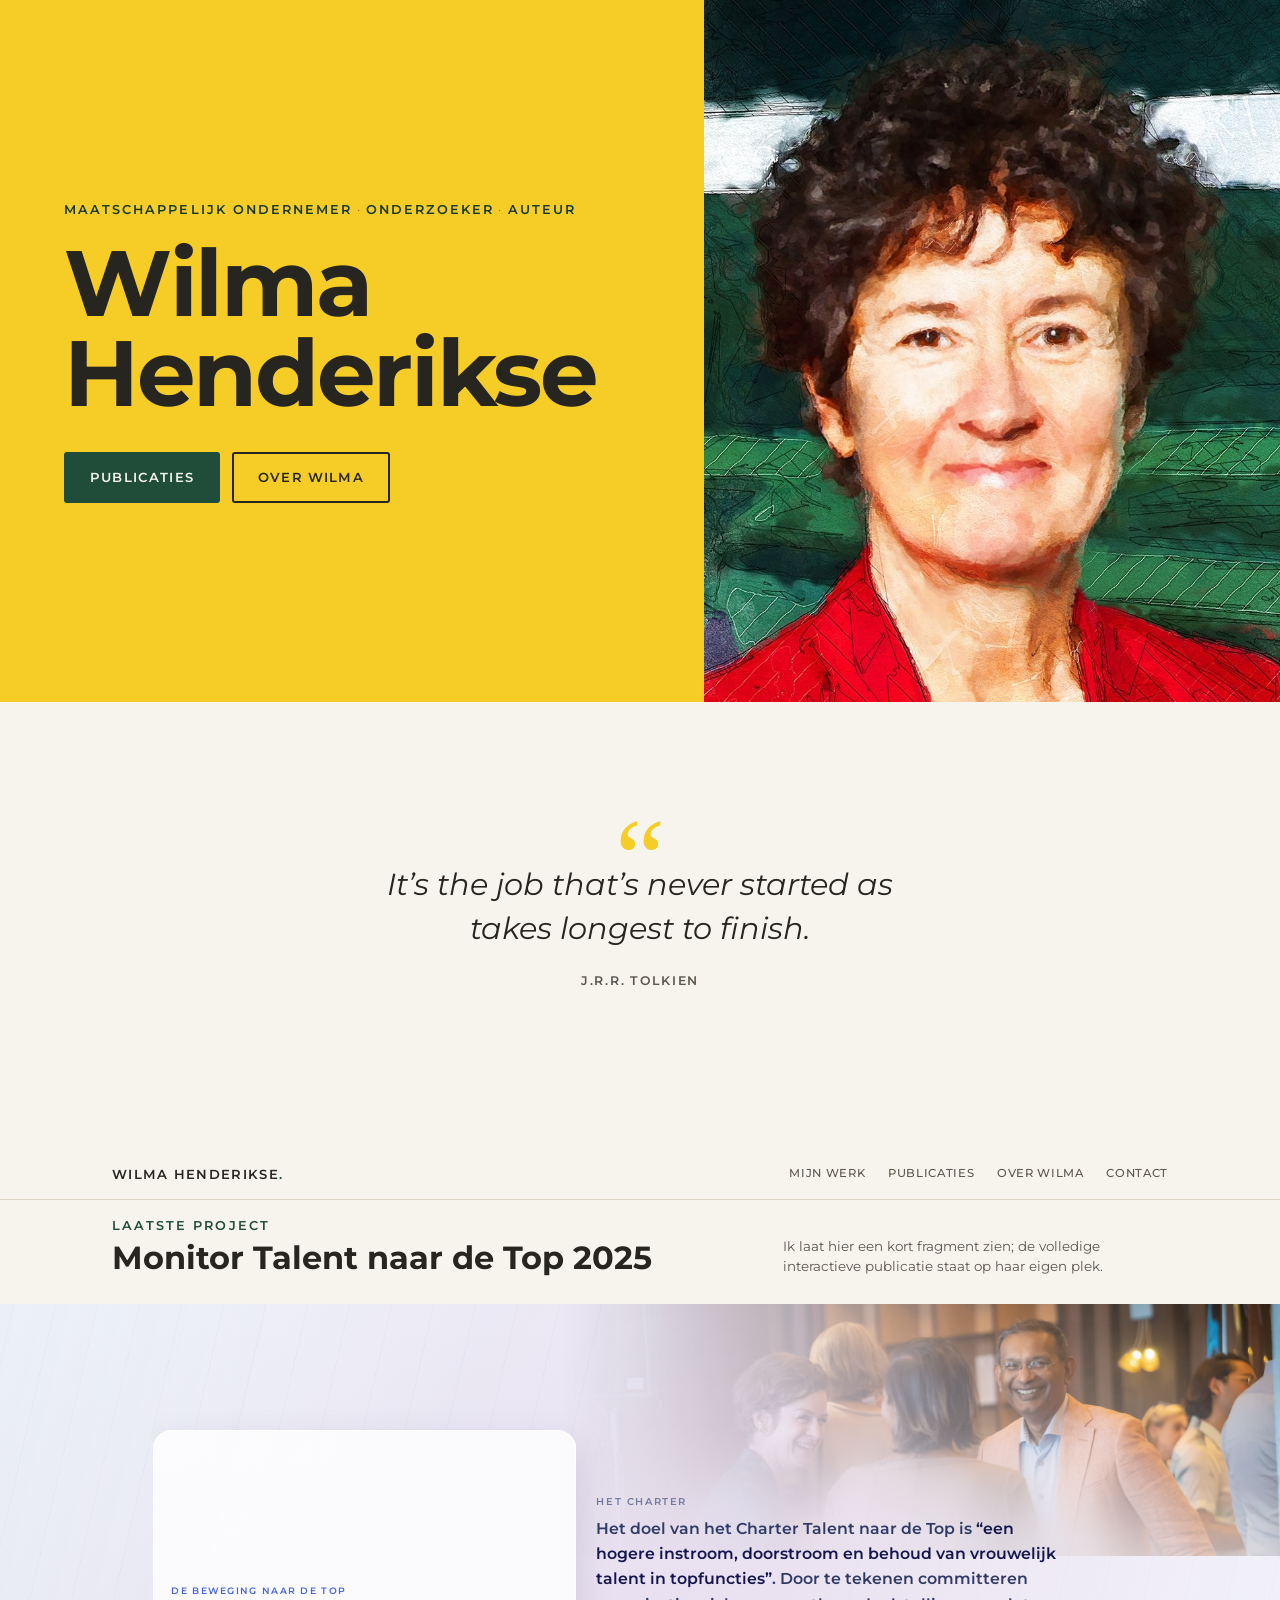
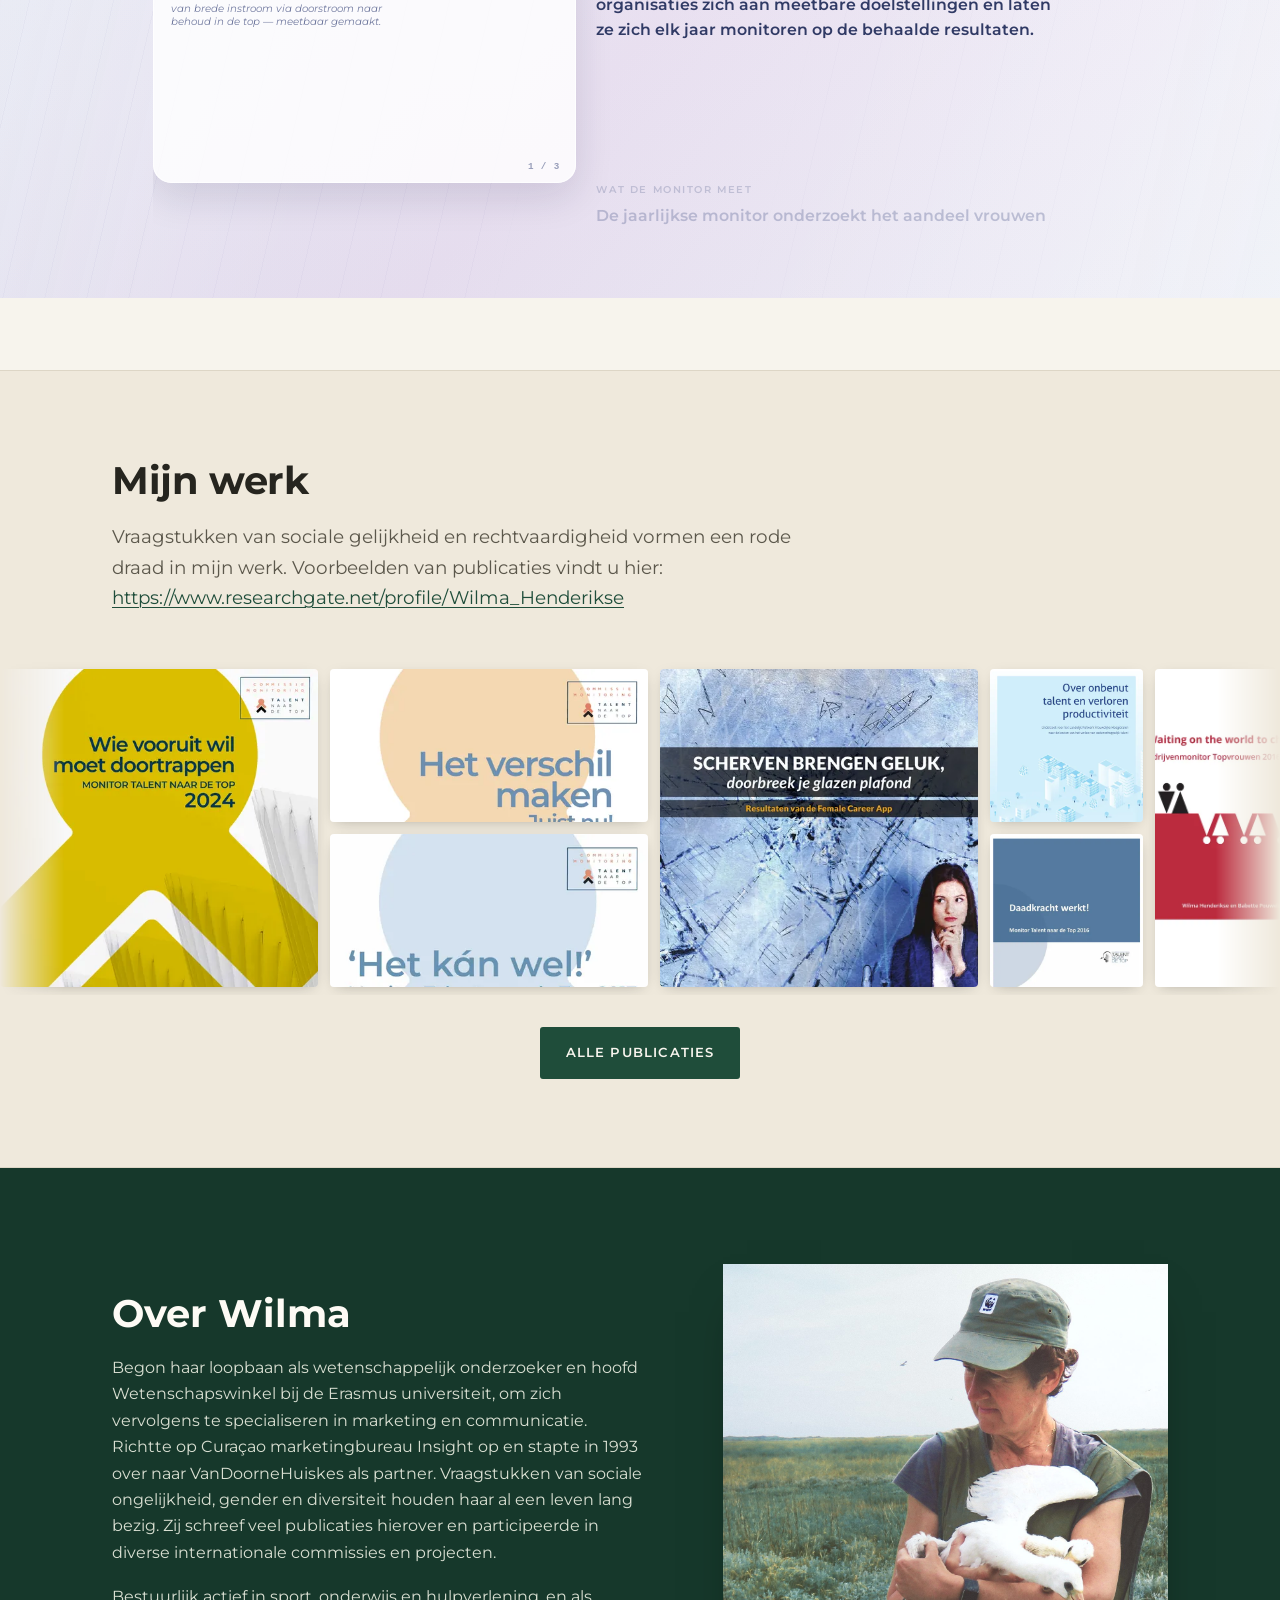
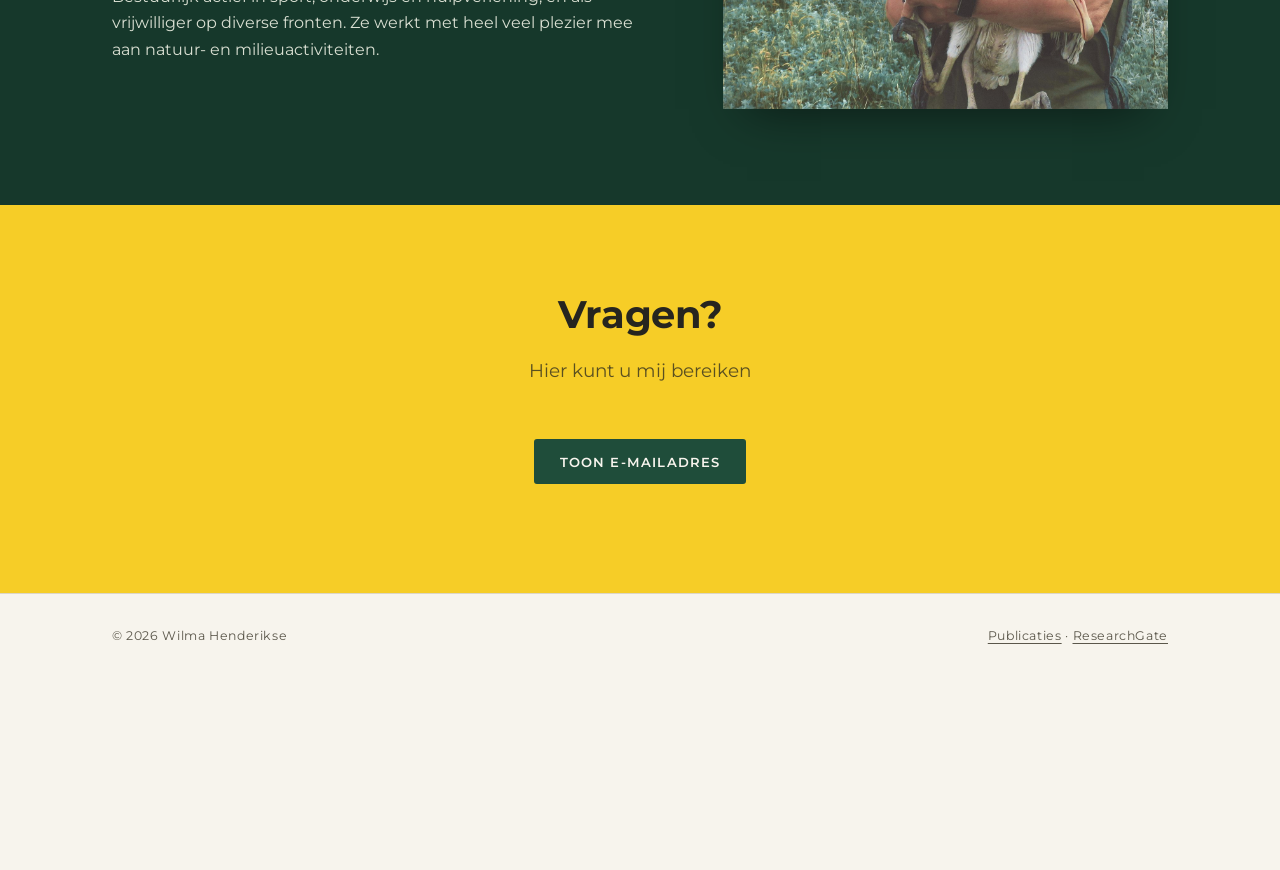
<file: index.html>
<!DOCTYPE html>
<html lang="nl">
<head>
  <meta charset="utf-8">
  <meta name="viewport" content="width=device-width, initial-scale=1">
  <title>Wilma Henderikse</title>
  <meta name="description" content="Wilma Henderikse — maatschappelijk ondernemer, onderzoeker, auteur. Vraagstukken van sociale gelijkheid en rechtvaardigheid vormen een rode draad in mijn werk.">
  <link rel="canonical" href="https://wilmahenderikse.nl/">
  <link rel="icon" type="image/svg+xml" href="assets/img/favicon.svg">
  <link rel="stylesheet" href="monitor-sample/p02.css?v=c272">
  <link rel="stylesheet" href="assets/css/style.css?v=c272-6">
  <meta property="og:type" content="website">
  <meta property="og:locale" content="nl_NL">
  <meta property="og:title" content="Wilma Henderikse">
  <meta property="og:description" content="maatschappelijk ondernemer · onderzoeker · auteur">
  <meta property="og:url" content="https://wilmahenderikse.nl/">
  <meta property="og:image" content="https://wilmahenderikse.nl/assets/img/wilma-portret.jpg">
</head>
<body class="home-scrolly">

<header class="site-header">
  <div class="wrap">
    <a class="wordmark" href="/">Wilma Henderikse<span class="dot">.</span></a>
    <nav class="site-nav" aria-label="Hoofdmenu">
      <a href="#werk">Mijn werk</a>
      <a href="publicaties/">Publicaties</a>
      <a href="#over">Over Wilma</a>
      <a href="#contact">Contact</a>
    </nav>
  </div>
</header>

<main data-site-scrolly>

  <section class="hero site-step" data-site-step="start">
    <div class="hero-grid" data-site-snap data-site-snap-primary>
      <div class="hero-text">
        <p class="kicker">maatschappelijk ondernemer<span class="sep">·</span>onderzoeker<span class="sep">·</span>auteur</p>
        <h1>Wilma<br>Henderikse</h1>
        <div class="hero-actions">
          <a class="btn" href="publicaties/">Publicaties</a>
          <a class="btn ghost" href="#over">Over Wilma</a>
        </div>
      </div>
      <figure class="portrait">
        <img src="assets/img/wilma-portret.jpg" alt="Portret van Wilma Henderikse" width="1000" height="1063" fetchpriority="high">
      </figure>
    </div>
  </section>

  <section class="quote-band site-step" data-site-step="quote">
    <div class="wrap" data-site-snap data-site-snap-primary>
      <blockquote>
        <p>It’s the job that’s never started as takes longest to finish.</p>
        <cite>J.R.R. Tolkien</cite>
      </blockquote>
    </div>
  </section>

  <section class="monitor-panorama site-step" id="laatste-project" aria-label="Laatste project: Monitor Talent naar de Top 2025" data-site-step="laatste-project" data-monitor-panorama>
    <div class="monitor-intro wrap" data-site-snap>
      <div>
        <p class="kicker">laatste project</p>
        <h2>Monitor Talent naar de Top 2025</h2>
      </div>
      <p>Ik laat hier een kort fragment zien; de volledige interactieve publicatie staat op haar eigen plek.</p>
    </div>
    <div class="monitor-stage" data-site-snap data-site-snap-primary data-site-snap-center>
      <div class="monitor-void" aria-hidden="true">
        <div class="monitor-photo-layer" data-monitor-photo-layer></div>
      </div>
      <div class="monitor-sample" data-monitor-sample>
        <div class="monitor-sample-scroll" tabindex="0" role="region" aria-label="Voorproef van Monitor Talent naar de Top 2025" data-monitor-content-scroll>
          <p class="monitor-loading">Monitorfragment wordt geladen...</p>
        </div>
      </div>
      <div class="monitor-frost"></div>
      <div class="monitor-release">
        <p>Verder lezen</p>
        <a href="https://monitortalent.nl/" rel="noopener">monitortalent.nl</a>
      </div>
    </div>
  </section>

  <section class="section tinted site-step" id="werk" data-site-step="werk">
    <div class="wrap" data-site-snap data-site-snap-primary>
      <div class="section-head">
        <h2>Mijn werk</h2>
        <p class="intro">Vraagstukken van sociale gelijkheid en rechtvaardigheid vormen een rode draad in mijn werk. Voorbeelden van publicaties vindt u hier:</p>
        <p class="intro"><a href="https://www.researchgate.net/profile/Wilma_Henderikse" rel="noopener">https://www.researchgate.net/profile/Wilma_Henderikse</a></p>
      </div>
    </div>

    <!-- marquee:start — GEGENEREERD door scripts/build-publicaties.mjs -->
    <div class="bento-marquee" data-site-snap data-site-snap-free aria-label="Omslagen van publicaties">
      <div class="bento-track" style="--cols:22;--marquee-s:99s">
      <a class="bento-tile is-big" style="grid-area:1 / 1 / span 2 / span 2" href="publicaties/pdf/monitor-talent-naar-de-top-2024.pdf">
        <img src="publicaties/covers/monitor-talent-naar-de-top-2024.webp" width="480" height="679" alt="Wie vooruit wil moet doortrappen, Monitor Talent naar de Top 2024" loading="lazy" decoding="async">
        <span class="card-title">Wie vooruit wil moet doortrappen, Monitor Talent naar de Top 2024</span>
      </a>
      <a class="bento-tile is-wide" style="grid-area:1 / 3 / span 1 / span 2" href="publicaties/pdf/monitor-talent-naar-de-top-2020-factsheet.pdf">
        <img src="publicaties/covers/monitor-talent-naar-de-top-2020-factsheet.webp" width="480" height="679" alt="Het verschil maken. Juist nu Factsheet Monitor Talent naar de Top 2020" loading="lazy" decoding="async">
        <span class="card-title">Het verschil maken. Juist nu Factsheet Monitor Talent naar de Top 2020</span>
      </a>
      <a class="bento-tile is-wide" style="grid-area:2 / 3 / span 1 / span 2" href="publicaties/pdf/monitor-talent-naar-de-top-2017.pdf">
        <img src="publicaties/covers/monitor-talent-naar-de-top-2017.webp" width="480" height="679" alt="Het kan wel! Monitor Talent naar de Top 2017" loading="lazy" decoding="async">
        <span class="card-title">Het kan wel! Monitor Talent naar de Top 2017</span>
      </a>
      <a class="bento-tile is-big" style="grid-area:1 / 5 / span 2 / span 2" href="publicaties/pdf/scherven-brengen-geluk.pdf">
        <img src="publicaties/covers/scherven-brengen-geluk.webp" width="480" height="720" alt="Scherven Brengen Geluk" loading="lazy" decoding="async">
        <span class="card-title">Scherven Brengen Geluk</span>
      </a>
      <a class="bento-tile is-small" style="grid-area:1 / 7 / span 1 / span 1" href="publicaties/pdf/monitor-lnvh-2017.pdf">
        <img src="publicaties/covers/monitor-lnvh-2017.webp" width="480" height="679" alt="Over onbenut talent en verloren productiviteit, Monitor LNVH 2017" loading="lazy" decoding="async">
        <span class="card-title">Over onbenut talent en verloren productiviteit, Monitor LNVH 2017</span>
      </a>
      <a class="bento-tile is-small" style="grid-area:2 / 7 / span 1 / span 1" href="publicaties/pdf/monitor-talent-naar-de-top-2016.pdf">
        <img src="publicaties/covers/monitor-talent-naar-de-top-2016.webp" width="480" height="680" alt="Daadkracht werkt!, Monitor Talent naar de top 2016" loading="lazy" decoding="async">
        <span class="card-title">Daadkracht werkt!, Monitor Talent naar de top 2016</span>
      </a>
      <a class="bento-tile is-tall" style="grid-area:1 / 8 / span 2 / span 1" href="publicaties/pdf/bedrijvenmonitor-2016.pdf">
        <img src="publicaties/covers/bedrijvenmonitor-2016.webp" width="480" height="679" alt="Waiting on the World to change”, Bedrijvenmonitor 2016" loading="lazy" decoding="async">
        <span class="card-title">Waiting on the World to change”, Bedrijvenmonitor 2016</span>
      </a>
      <a class="bento-tile is-wide" style="grid-area:1 / 9 / span 1 / span 2" href="publicaties/pdf/monitor-talent-naar-de-top-2015.pdf">
        <img src="publicaties/covers/monitor-talent-naar-de-top-2015.webp" width="480" height="679" alt="Charterbedrijven zetten de toon ambitie en commitment werken! Monitor Talent naar de top 2015" loading="lazy" decoding="async">
        <span class="card-title">Charterbedrijven zetten de toon ambitie en commitment werken! Monitor Talent naar de top 2015</span>
      </a>
      <a class="bento-tile is-small" style="grid-area:2 / 9 / span 1 / span 1" href="publicaties/pdf/bedrijvenmonitor-2012-2015.pdf">
        <img src="publicaties/covers/bedrijvenmonitor-2012-2015.webp" width="480" height="679" alt="Topvrouwen in de wachtkamer Bedrijvenmonitor 2012-2015" loading="lazy" decoding="async">
        <span class="card-title">Topvrouwen in de wachtkamer Bedrijvenmonitor 2012-2015</span>
      </a>
      <a class="bento-tile is-small" style="grid-area:2 / 10 / span 1 / span 1" href="publicaties/pdf/werken-aan-gelijke-kansen-en-non-discriminatie.pdf">
        <img src="publicaties/covers/werken-aan-gelijke-kansen-en-non-discriminatie.webp" width="480" height="960" alt="Werken aan gelijke kansen en non-discriminatie" loading="lazy" decoding="async">
        <span class="card-title">Werken aan gelijke kansen en non-discriminatie</span>
      </a>
      <a class="bento-tile is-tall" style="grid-area:1 / 11 / span 2 / span 1" href="publicaties/pdf/monitor-talent-naar-de-top-2014.pdf">
        <img src="publicaties/covers/monitor-talent-naar-de-top-2014.webp" width="480" height="699" alt="De aanhouder wint, Monitor Talent naar de top 2014" loading="lazy" decoding="async">
        <span class="card-title">De aanhouder wint, Monitor Talent naar de top 2014</span>
      </a>
      <a class="bento-tile is-small" style="grid-area:1 / 12 / span 1 / span 1" href="publicaties/pdf/monitor-talent-naar-de-top-2013.pdf">
        <img src="publicaties/covers/monitor-talent-naar-de-top-2013.webp" width="480" height="679" alt="Talent telt in de top, Monitor Talent naar de top 2013" loading="lazy" decoding="async">
        <span class="card-title">Talent telt in de top, Monitor Talent naar de top 2013</span>
      </a>
      <a class="bento-tile is-small" style="grid-area:2 / 12 / span 1 / span 1" href="publicaties/pdf/bedrijvenmonitor-2013-factsheet.pdf">
        <img src="publicaties/covers/bedrijvenmonitor-2013-factsheet.webp" width="480" height="621" alt="Waar een wil is, is een weg, Bedrijvenmonitor 2013" loading="lazy" decoding="async">
        <span class="card-title">Waar een wil is, is een weg, Bedrijvenmonitor 2013</span>
      </a>
      <a class="bento-tile is-tall" style="grid-area:1 / 13 / span 2 / span 1" href="publicaties/pdf/diversiteit-en-kwaliteit-verbinden.pdf">
        <img src="publicaties/covers/diversiteit-en-kwaliteit-verbinden.webp" width="480" height="679" alt="Diversiteit en kwaliteit verbinden_VDH" loading="lazy" decoding="async">
        <span class="card-title">Diversiteit en kwaliteit verbinden_VDH</span>
      </a>
      <a class="bento-tile is-small" style="grid-area:1 / 14 / span 1 / span 1" href="publicaties/pdf/monitor-talent-naar-de-top-2012.pdf">
        <img src="publicaties/covers/monitor-talent-naar-de-top-2012.webp" width="480" height="679" alt="Het zingt rond, Succes door aanbod en kwaliteit van vrouwen, Monitor Talent naar de top 2012" loading="lazy" decoding="async">
        <span class="card-title">Het zingt rond, Succes door aanbod en kwaliteit van vrouwen, Monitor Talent naar de top 2012</span>
      </a>
      <a class="bento-tile is-small" style="grid-area:2 / 14 / span 1 / span 1" href="publicaties/pdf/working-and-ageing-cedefop.pdf">
        <img src="publicaties/covers/working-and-ageing-cedefop.webp" width="480" height="661" alt="Working and ageing, Do European employers support longer working lives Cedefop" loading="lazy" decoding="async">
        <span class="card-title">Working and ageing, Do European employers support longer working lives Cedefop</span>
      </a>
      <a class="bento-tile is-tall" style="grid-area:1 / 15 / span 2 / span 1" href="publicaties/pdf/werkende-vaders.pdf">
        <img src="publicaties/covers/werkende-vaders.webp" width="480" height="679" alt="Werkende vaders, strategieën voor vaders die werk en zorg willen combineren" loading="lazy" decoding="async">
        <span class="card-title">Werkende vaders, strategieën voor vaders die werk en zorg willen combineren</span>
      </a>
      <a class="bento-tile is-small" style="grid-area:1 / 16 / span 1 / span 1" href="publicaties/pdf/alle-troeven-in-handen.pdf">
        <img src="publicaties/covers/alle-troeven-in-handen.webp" width="480" height="679" alt="Alle troeven in handen, veelbelovende initiatieven voor emancipatie en participatie" loading="lazy" decoding="async">
        <span class="card-title">Alle troeven in handen, veelbelovende initiatieven voor emancipatie en participatie</span>
      </a>
      <a class="bento-tile is-small" style="grid-area:2 / 16 / span 1 / span 1" href="publicaties/pdf/vrouwen-in-de-academische-top-umcs.pdf">
        <img src="publicaties/covers/vrouwen-in-de-academische-top-umcs.webp" width="480" height="679" alt="Artikel vrouwen in de academische top UMC´s" loading="lazy" decoding="async">
        <span class="card-title">Artikel vrouwen in de academische top UMC´s</span>
      </a>
      <a class="bento-tile is-wide" style="grid-area:1 / 17 / span 1 / span 2" href="publicaties/pdf/benchmark-loopbaanontwikkeling-medisch-personeel.pdf">
        <img src="publicaties/covers/benchmark-loopbaanontwikkeling-medisch-personeel.webp" width="480" height="678" alt="Benchmark loopbaanontwikkeling vrouwelijk-mannelijk medisch en medisch wetenschappelijk personeel" loading="lazy" decoding="async">
        <span class="card-title">Benchmark loopbaanontwikkeling vrouwelijk-mannelijk medisch en medisch wetenschappelijk personeel</span>
      </a>
      <a class="bento-tile is-wide" style="grid-area:2 / 17 / span 1 / span 2" href="publicaties/pdf/werkboek-mentoring-meester-gezel.pdf">
        <img src="publicaties/covers/werkboek-mentoring-meester-gezel.webp" width="480" height="679" alt="werkboek Mentoring Meester gezel" loading="lazy" decoding="async">
        <span class="card-title">werkboek Mentoring Meester gezel</span>
      </a>
      <a class="bento-tile is-big" style="grid-area:1 / 19 / span 2 / span 2" href="publicaties/pdf/artsen-van-de-toekomst.pdf">
        <img src="publicaties/covers/artsen-van-de-toekomst.webp" width="480" height="640" alt="Artsen van de toekomst, best practices in flexibele arrangementen" loading="lazy" decoding="async">
        <span class="card-title">Artsen van de toekomst, best practices in flexibele arrangementen</span>
      </a>
      <a class="bento-tile is-small" style="grid-area:1 / 21 / span 1 / span 1" href="publicaties/pdf/dealing-with-an-ageing-labour-force.pdf">
        <img src="publicaties/covers/dealing-with-an-ageing-labour-force.webp" width="480" height="700" alt="Dealing with an ageing labour force what do European employers expect and do" loading="lazy" decoding="async">
        <span class="card-title">Dealing with an ageing labour force what do European employers expect and do</span>
      </a>
      <a class="bento-tile is-small" style="grid-area:2 / 21 / span 1 / span 1" href="publicaties/pdf/sleutels-tot-succes.pdf">
        <img src="publicaties/covers/sleutels-tot-succes.webp" width="480" height="679" alt="Sleutels tot succes, hoe organisaties de deur naar de top voor vrouwen kunnen openen" loading="lazy" decoding="async">
        <span class="card-title">Sleutels tot succes, hoe organisaties de deur naar de top voor vrouwen kunnen openen</span>
      </a>
      <a class="bento-tile is-tall" style="grid-area:1 / 22 / span 2 / span 1" href="publicaties/pdf/101-vragen-over-vrouwen-en-techniek.pdf">
        <img src="publicaties/covers/101-vragen-over-vrouwen-en-techniek.webp" width="480" height="654" alt="101 vragen over vrouwen en techniek" loading="lazy" decoding="async">
        <span class="card-title">101 vragen over vrouwen en techniek</span>
      </a>
      <span class="bento-copy" style="display:contents">
      <a class="bento-tile is-big" style="grid-area:1 / 23 / span 2 / span 2" href="publicaties/pdf/monitor-talent-naar-de-top-2024.pdf" tabindex="-1" aria-hidden="true">
        <img src="publicaties/covers/monitor-talent-naar-de-top-2024.webp" width="480" height="679" alt="" loading="lazy" decoding="async">
        <span class="card-title">Wie vooruit wil moet doortrappen, Monitor Talent naar de Top 2024</span>
      </a>
      <a class="bento-tile is-wide" style="grid-area:1 / 25 / span 1 / span 2" href="publicaties/pdf/monitor-talent-naar-de-top-2020-factsheet.pdf" tabindex="-1" aria-hidden="true">
        <img src="publicaties/covers/monitor-talent-naar-de-top-2020-factsheet.webp" width="480" height="679" alt="" loading="lazy" decoding="async">
        <span class="card-title">Het verschil maken. Juist nu Factsheet Monitor Talent naar de Top 2020</span>
      </a>
      <a class="bento-tile is-wide" style="grid-area:2 / 25 / span 1 / span 2" href="publicaties/pdf/monitor-talent-naar-de-top-2017.pdf" tabindex="-1" aria-hidden="true">
        <img src="publicaties/covers/monitor-talent-naar-de-top-2017.webp" width="480" height="679" alt="" loading="lazy" decoding="async">
        <span class="card-title">Het kan wel! Monitor Talent naar de Top 2017</span>
      </a>
      <a class="bento-tile is-big" style="grid-area:1 / 27 / span 2 / span 2" href="publicaties/pdf/scherven-brengen-geluk.pdf" tabindex="-1" aria-hidden="true">
        <img src="publicaties/covers/scherven-brengen-geluk.webp" width="480" height="720" alt="" loading="lazy" decoding="async">
        <span class="card-title">Scherven Brengen Geluk</span>
      </a>
      <a class="bento-tile is-small" style="grid-area:1 / 29 / span 1 / span 1" href="publicaties/pdf/monitor-lnvh-2017.pdf" tabindex="-1" aria-hidden="true">
        <img src="publicaties/covers/monitor-lnvh-2017.webp" width="480" height="679" alt="" loading="lazy" decoding="async">
        <span class="card-title">Over onbenut talent en verloren productiviteit, Monitor LNVH 2017</span>
      </a>
      <a class="bento-tile is-small" style="grid-area:2 / 29 / span 1 / span 1" href="publicaties/pdf/monitor-talent-naar-de-top-2016.pdf" tabindex="-1" aria-hidden="true">
        <img src="publicaties/covers/monitor-talent-naar-de-top-2016.webp" width="480" height="680" alt="" loading="lazy" decoding="async">
        <span class="card-title">Daadkracht werkt!, Monitor Talent naar de top 2016</span>
      </a>
      <a class="bento-tile is-tall" style="grid-area:1 / 30 / span 2 / span 1" href="publicaties/pdf/bedrijvenmonitor-2016.pdf" tabindex="-1" aria-hidden="true">
        <img src="publicaties/covers/bedrijvenmonitor-2016.webp" width="480" height="679" alt="" loading="lazy" decoding="async">
        <span class="card-title">Waiting on the World to change”, Bedrijvenmonitor 2016</span>
      </a>
      <a class="bento-tile is-wide" style="grid-area:1 / 31 / span 1 / span 2" href="publicaties/pdf/monitor-talent-naar-de-top-2015.pdf" tabindex="-1" aria-hidden="true">
        <img src="publicaties/covers/monitor-talent-naar-de-top-2015.webp" width="480" height="679" alt="" loading="lazy" decoding="async">
        <span class="card-title">Charterbedrijven zetten de toon ambitie en commitment werken! Monitor Talent naar de top 2015</span>
      </a>
      <a class="bento-tile is-small" style="grid-area:2 / 31 / span 1 / span 1" href="publicaties/pdf/bedrijvenmonitor-2012-2015.pdf" tabindex="-1" aria-hidden="true">
        <img src="publicaties/covers/bedrijvenmonitor-2012-2015.webp" width="480" height="679" alt="" loading="lazy" decoding="async">
        <span class="card-title">Topvrouwen in de wachtkamer Bedrijvenmonitor 2012-2015</span>
      </a>
      <a class="bento-tile is-small" style="grid-area:2 / 32 / span 1 / span 1" href="publicaties/pdf/werken-aan-gelijke-kansen-en-non-discriminatie.pdf" tabindex="-1" aria-hidden="true">
        <img src="publicaties/covers/werken-aan-gelijke-kansen-en-non-discriminatie.webp" width="480" height="960" alt="" loading="lazy" decoding="async">
        <span class="card-title">Werken aan gelijke kansen en non-discriminatie</span>
      </a>
      <a class="bento-tile is-tall" style="grid-area:1 / 33 / span 2 / span 1" href="publicaties/pdf/monitor-talent-naar-de-top-2014.pdf" tabindex="-1" aria-hidden="true">
        <img src="publicaties/covers/monitor-talent-naar-de-top-2014.webp" width="480" height="699" alt="" loading="lazy" decoding="async">
        <span class="card-title">De aanhouder wint, Monitor Talent naar de top 2014</span>
      </a>
      <a class="bento-tile is-small" style="grid-area:1 / 34 / span 1 / span 1" href="publicaties/pdf/monitor-talent-naar-de-top-2013.pdf" tabindex="-1" aria-hidden="true">
        <img src="publicaties/covers/monitor-talent-naar-de-top-2013.webp" width="480" height="679" alt="" loading="lazy" decoding="async">
        <span class="card-title">Talent telt in de top, Monitor Talent naar de top 2013</span>
      </a>
      <a class="bento-tile is-small" style="grid-area:2 / 34 / span 1 / span 1" href="publicaties/pdf/bedrijvenmonitor-2013-factsheet.pdf" tabindex="-1" aria-hidden="true">
        <img src="publicaties/covers/bedrijvenmonitor-2013-factsheet.webp" width="480" height="621" alt="" loading="lazy" decoding="async">
        <span class="card-title">Waar een wil is, is een weg, Bedrijvenmonitor 2013</span>
      </a>
      <a class="bento-tile is-tall" style="grid-area:1 / 35 / span 2 / span 1" href="publicaties/pdf/diversiteit-en-kwaliteit-verbinden.pdf" tabindex="-1" aria-hidden="true">
        <img src="publicaties/covers/diversiteit-en-kwaliteit-verbinden.webp" width="480" height="679" alt="" loading="lazy" decoding="async">
        <span class="card-title">Diversiteit en kwaliteit verbinden_VDH</span>
      </a>
      <a class="bento-tile is-small" style="grid-area:1 / 36 / span 1 / span 1" href="publicaties/pdf/monitor-talent-naar-de-top-2012.pdf" tabindex="-1" aria-hidden="true">
        <img src="publicaties/covers/monitor-talent-naar-de-top-2012.webp" width="480" height="679" alt="" loading="lazy" decoding="async">
        <span class="card-title">Het zingt rond, Succes door aanbod en kwaliteit van vrouwen, Monitor Talent naar de top 2012</span>
      </a>
      <a class="bento-tile is-small" style="grid-area:2 / 36 / span 1 / span 1" href="publicaties/pdf/working-and-ageing-cedefop.pdf" tabindex="-1" aria-hidden="true">
        <img src="publicaties/covers/working-and-ageing-cedefop.webp" width="480" height="661" alt="" loading="lazy" decoding="async">
        <span class="card-title">Working and ageing, Do European employers support longer working lives Cedefop</span>
      </a>
      <a class="bento-tile is-tall" style="grid-area:1 / 37 / span 2 / span 1" href="publicaties/pdf/werkende-vaders.pdf" tabindex="-1" aria-hidden="true">
        <img src="publicaties/covers/werkende-vaders.webp" width="480" height="679" alt="" loading="lazy" decoding="async">
        <span class="card-title">Werkende vaders, strategieën voor vaders die werk en zorg willen combineren</span>
      </a>
      <a class="bento-tile is-small" style="grid-area:1 / 38 / span 1 / span 1" href="publicaties/pdf/alle-troeven-in-handen.pdf" tabindex="-1" aria-hidden="true">
        <img src="publicaties/covers/alle-troeven-in-handen.webp" width="480" height="679" alt="" loading="lazy" decoding="async">
        <span class="card-title">Alle troeven in handen, veelbelovende initiatieven voor emancipatie en participatie</span>
      </a>
      <a class="bento-tile is-small" style="grid-area:2 / 38 / span 1 / span 1" href="publicaties/pdf/vrouwen-in-de-academische-top-umcs.pdf" tabindex="-1" aria-hidden="true">
        <img src="publicaties/covers/vrouwen-in-de-academische-top-umcs.webp" width="480" height="679" alt="" loading="lazy" decoding="async">
        <span class="card-title">Artikel vrouwen in de academische top UMC´s</span>
      </a>
      <a class="bento-tile is-wide" style="grid-area:1 / 39 / span 1 / span 2" href="publicaties/pdf/benchmark-loopbaanontwikkeling-medisch-personeel.pdf" tabindex="-1" aria-hidden="true">
        <img src="publicaties/covers/benchmark-loopbaanontwikkeling-medisch-personeel.webp" width="480" height="678" alt="" loading="lazy" decoding="async">
        <span class="card-title">Benchmark loopbaanontwikkeling vrouwelijk-mannelijk medisch en medisch wetenschappelijk personeel</span>
      </a>
      <a class="bento-tile is-wide" style="grid-area:2 / 39 / span 1 / span 2" href="publicaties/pdf/werkboek-mentoring-meester-gezel.pdf" tabindex="-1" aria-hidden="true">
        <img src="publicaties/covers/werkboek-mentoring-meester-gezel.webp" width="480" height="679" alt="" loading="lazy" decoding="async">
        <span class="card-title">werkboek Mentoring Meester gezel</span>
      </a>
      <a class="bento-tile is-big" style="grid-area:1 / 41 / span 2 / span 2" href="publicaties/pdf/artsen-van-de-toekomst.pdf" tabindex="-1" aria-hidden="true">
        <img src="publicaties/covers/artsen-van-de-toekomst.webp" width="480" height="640" alt="" loading="lazy" decoding="async">
        <span class="card-title">Artsen van de toekomst, best practices in flexibele arrangementen</span>
      </a>
      <a class="bento-tile is-small" style="grid-area:1 / 43 / span 1 / span 1" href="publicaties/pdf/dealing-with-an-ageing-labour-force.pdf" tabindex="-1" aria-hidden="true">
        <img src="publicaties/covers/dealing-with-an-ageing-labour-force.webp" width="480" height="700" alt="" loading="lazy" decoding="async">
        <span class="card-title">Dealing with an ageing labour force what do European employers expect and do</span>
      </a>
      <a class="bento-tile is-small" style="grid-area:2 / 43 / span 1 / span 1" href="publicaties/pdf/sleutels-tot-succes.pdf" tabindex="-1" aria-hidden="true">
        <img src="publicaties/covers/sleutels-tot-succes.webp" width="480" height="679" alt="" loading="lazy" decoding="async">
        <span class="card-title">Sleutels tot succes, hoe organisaties de deur naar de top voor vrouwen kunnen openen</span>
      </a>
      <a class="bento-tile is-tall" style="grid-area:1 / 44 / span 2 / span 1" href="publicaties/pdf/101-vragen-over-vrouwen-en-techniek.pdf" tabindex="-1" aria-hidden="true">
        <img src="publicaties/covers/101-vragen-over-vrouwen-en-techniek.webp" width="480" height="654" alt="" loading="lazy" decoding="async">
        <span class="card-title">101 vragen over vrouwen en techniek</span>
      </a>
      </span>
      </div>
    </div>
    <!-- marquee:end -->

    <div class="wrap">
      <p class="marquee-more"><a class="btn" href="publicaties/">Alle publicaties</a></p>
    </div>
  </section>

  <section class="about site-step" id="over" data-site-step="over">
    <div class="wrap" data-site-snap data-site-snap-primary>
      <div>
        <h2>Over Wilma</h2>
        <p>Begon haar loopbaan als wetenschappelijk onderzoeker en hoofd Wetenschapswinkel bij de Erasmus universiteit, om zich vervolgens te specialiseren in marketing en communicatie. Richtte op Curaçao marketingbureau Insight op en stapte in 1993 over naar VanDoorneHuiskes als partner. Vraagstukken van sociale ongelijkheid, gender en diversiteit houden haar al een leven lang bezig. Zij schreef veel publicaties hierover en participeerde in diverse internationale commissies en projecten.</p>
        <p>Bestuurlijk actief in sport, onderwijs en hulpverlening, en als vrijwilliger op diverse fronten. Ze werkt met heel veel plezier mee aan natuur- en milieuactiviteiten.</p>
      </div>
      <figure class="about-photo">
        <img src="assets/img/lepelaars.jpg" alt="Wilma Henderikse met twee jonge lepelaars" loading="lazy" width="1400" height="1400">
      </figure>
    </div>
  </section>

  <section class="section contact site-step" id="contact" data-site-step="contact">
    <div class="wrap" data-site-snap data-site-snap-primary>
      <div class="section-head">
        <h2>Vragen?</h2>
        <p class="intro">Hier kunt u mij bereiken</p>
      </div>
      <p class="email-slot" data-email-slot>
        <button class="btn" type="button">Toon e-mailadres</button>
      </p>
      <noscript>
        <p class="note">info&nbsp;[at]&nbsp;wilmahenderikse&nbsp;[dot]&nbsp;nl</p>
      </noscript>
    </div>
  </section>

</main>

<footer class="site-footer">
  <div class="wrap">
    <span>© <span id="jaar">2026</span> Wilma Henderikse</span>
    <span><a href="publicaties/">Publicaties</a> · <a href="https://www.researchgate.net/profile/Wilma_Henderikse" rel="noopener">ResearchGate</a></span>
  </div>
</footer>

<script src="monitor-sample/konva.min.js" defer></script>
<script src="monitor-sample/cirkelgen-core.js" defer></script>
<script src="monitor-sample/cirkel.js?v=c272" defer></script>
<script src="assets/js/site.js?v=c272-6" defer></script>
<script src="monitor-sample/p02.js?v=c272" defer></script>
<script>document.getElementById('jaar').textContent = new Date().getFullYear();</script>
</body>
</html>
</file>
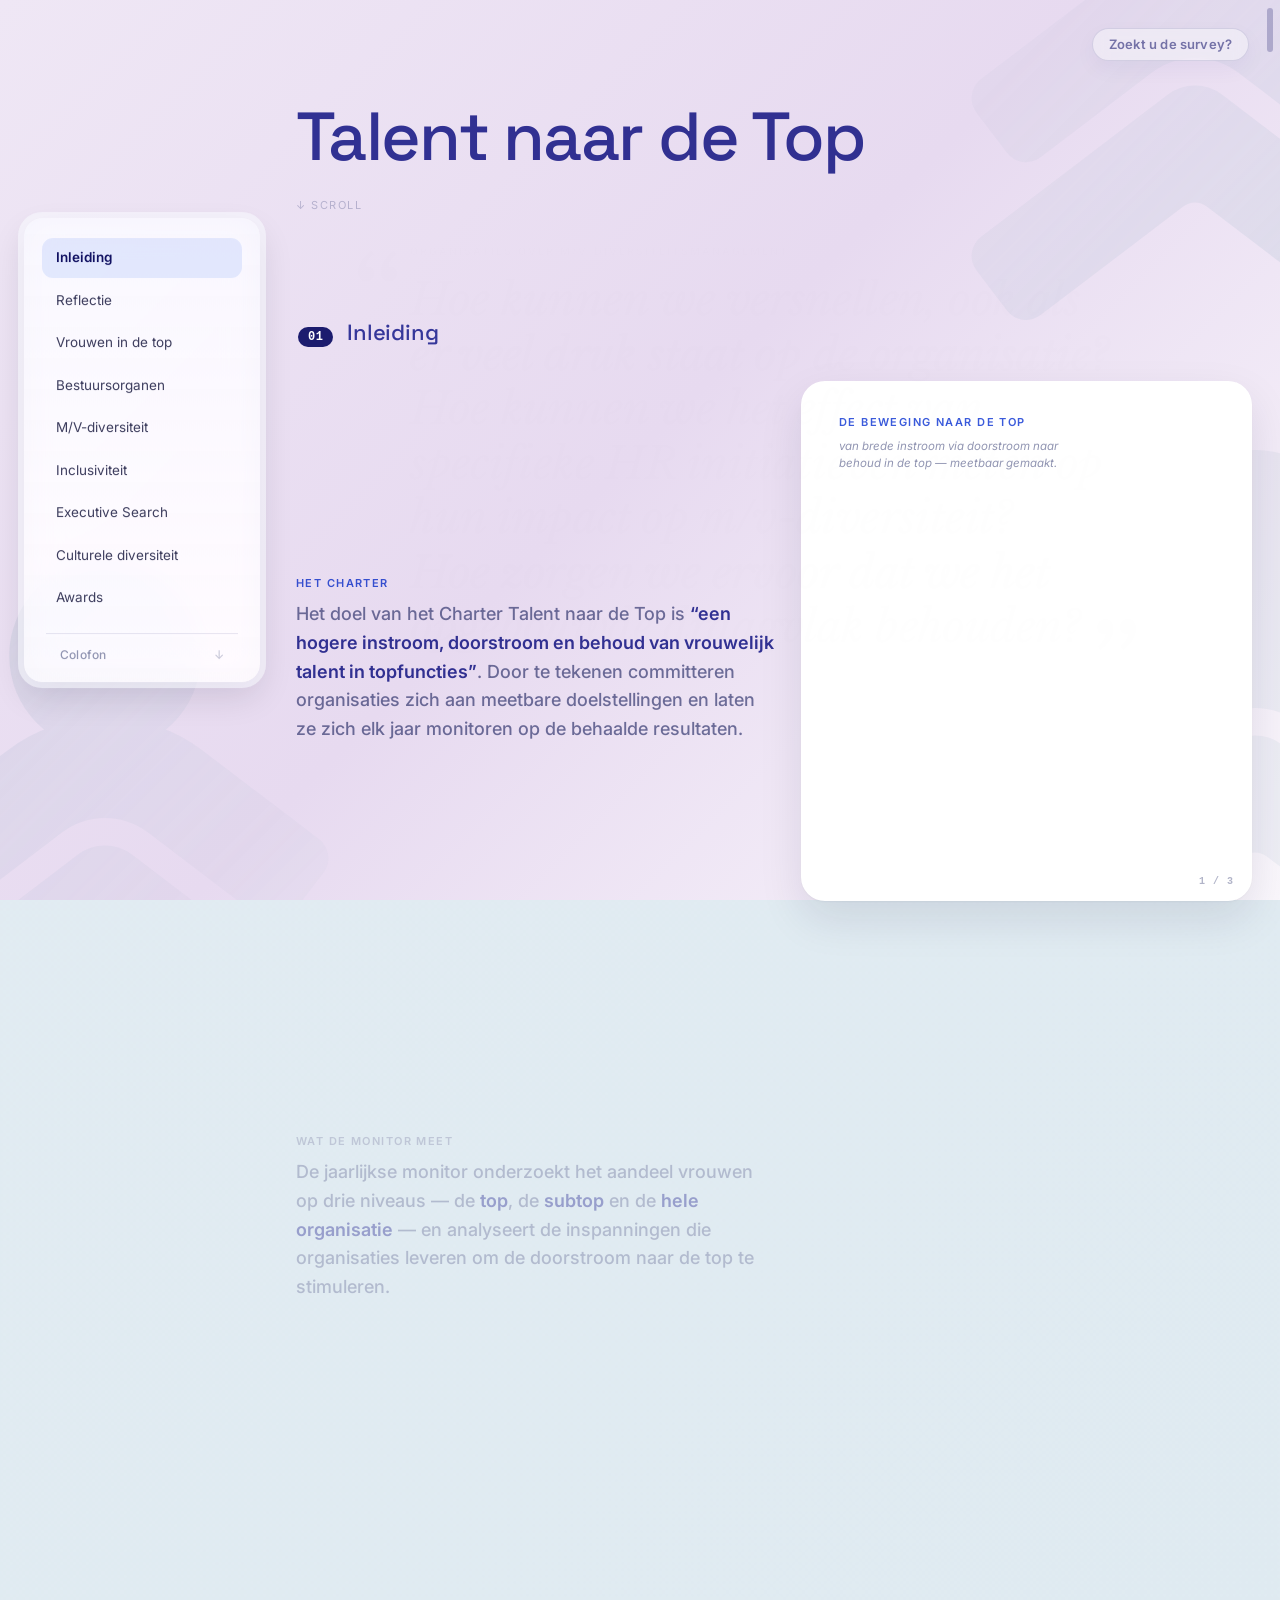
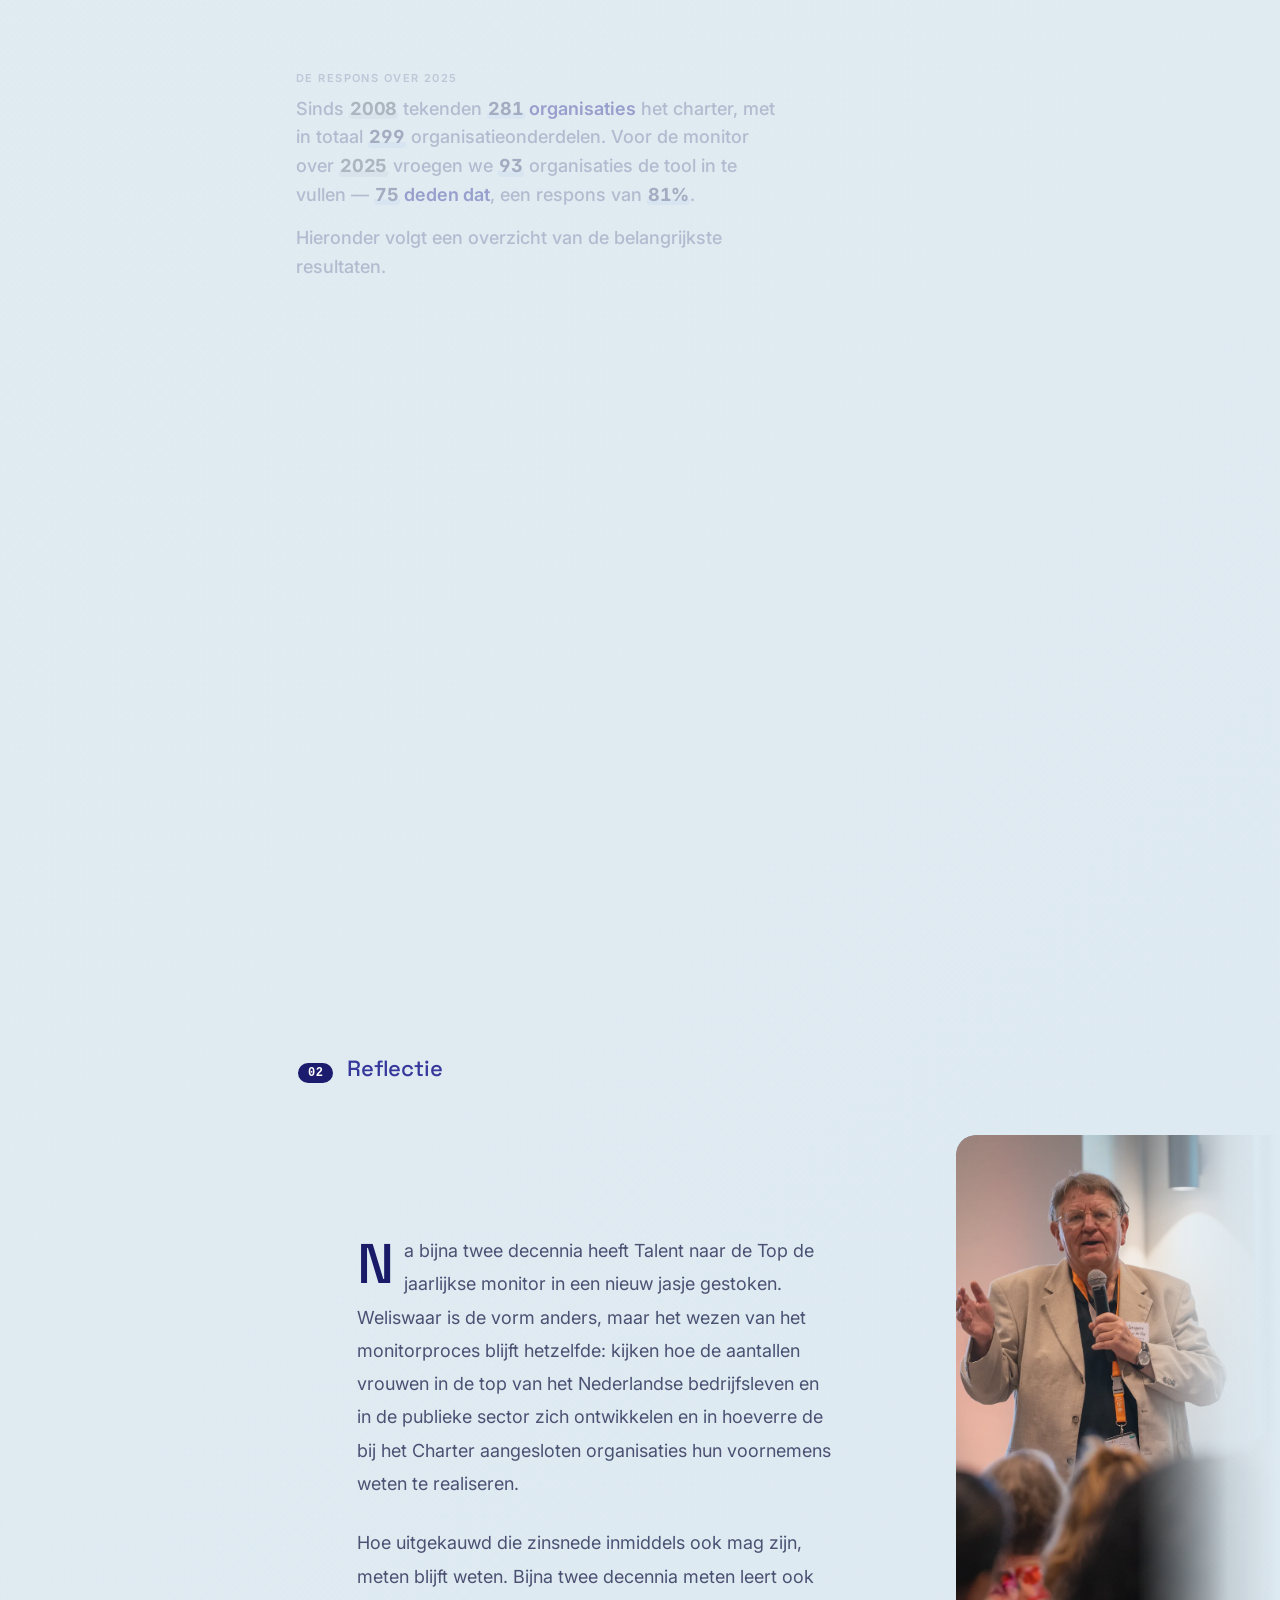
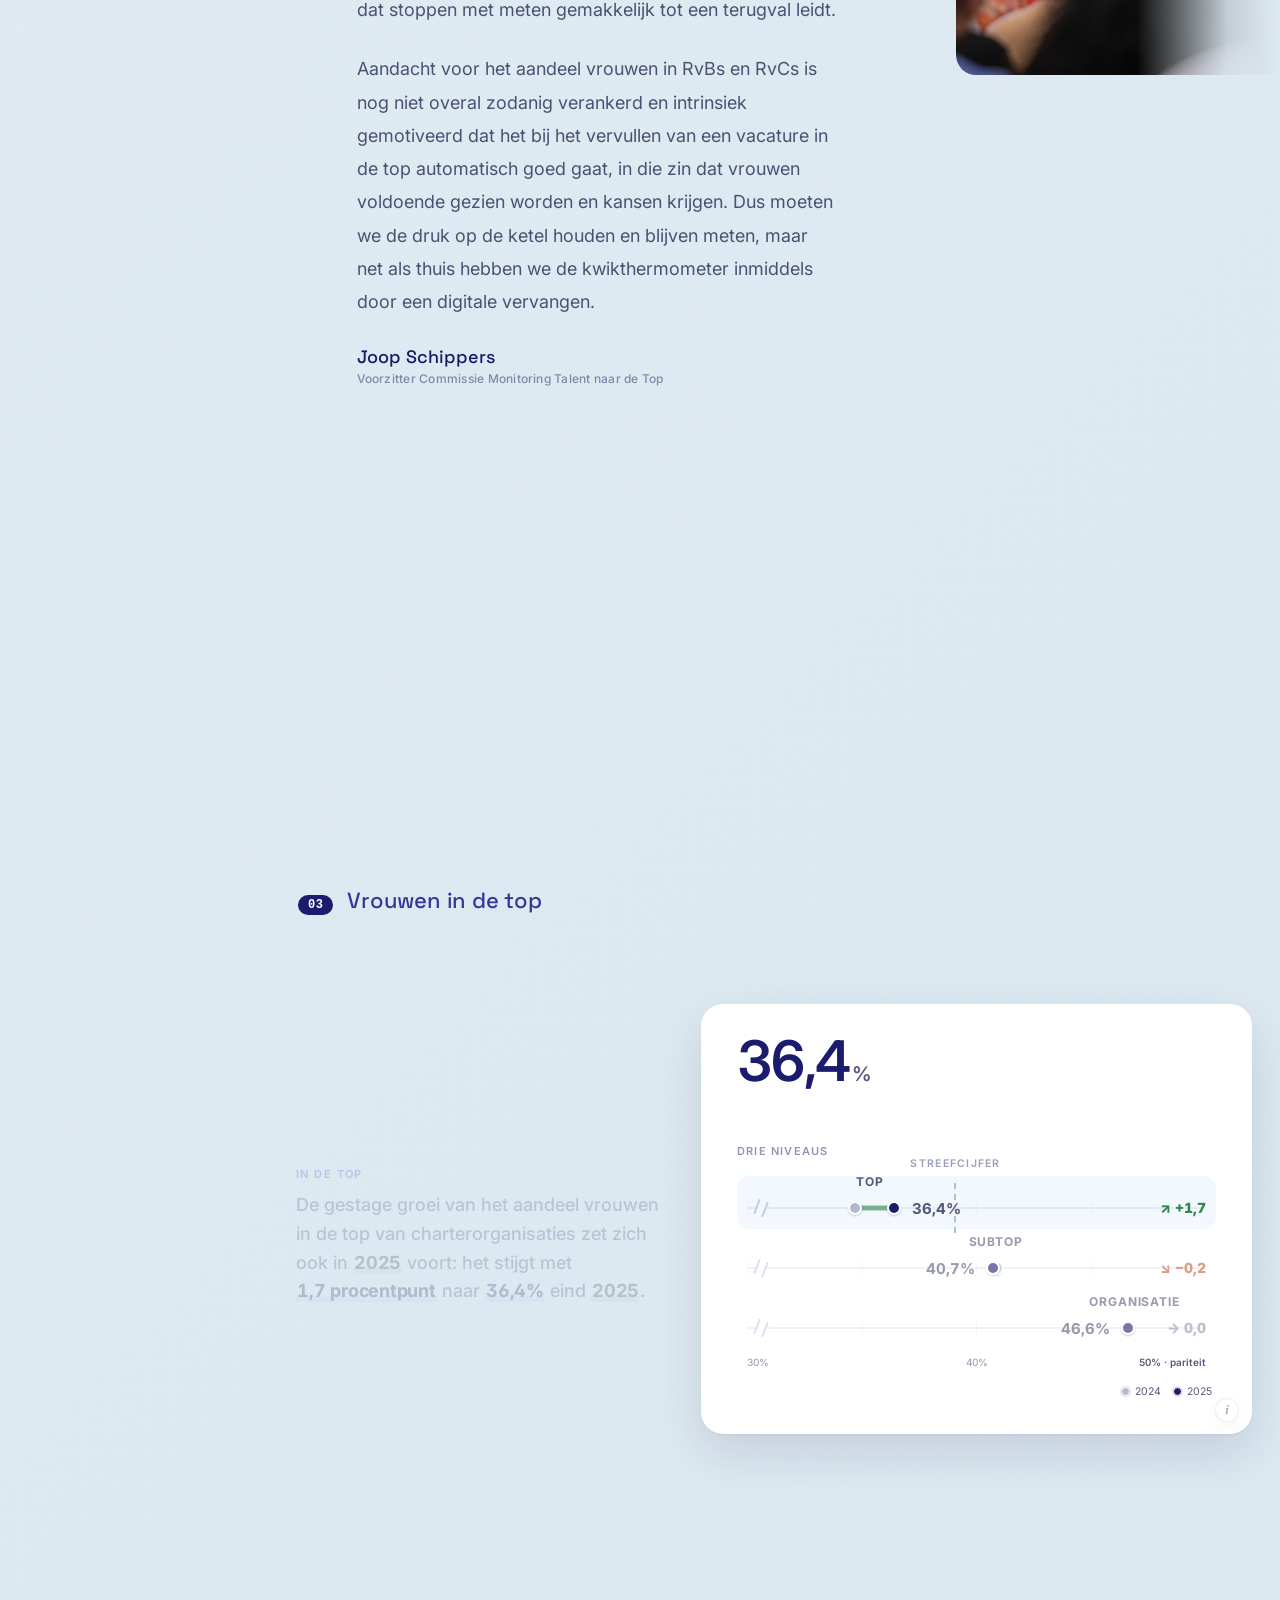
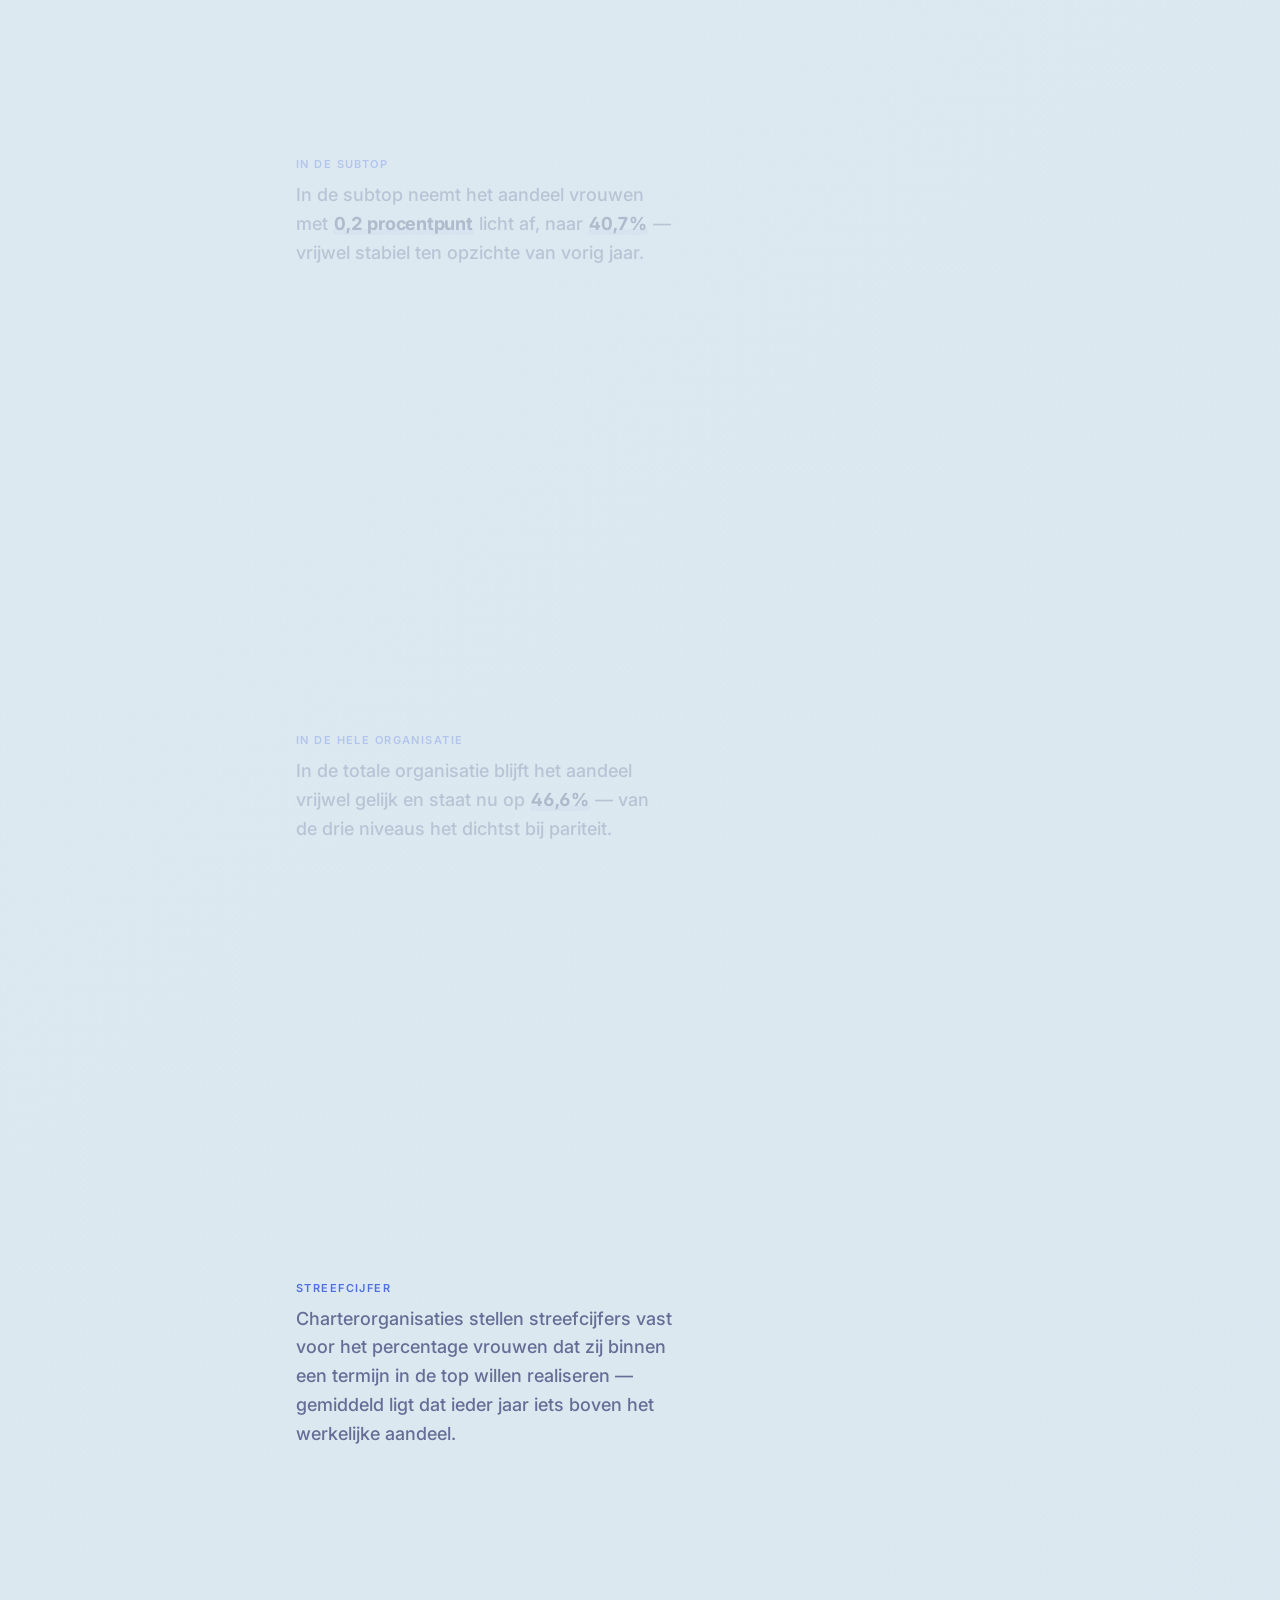
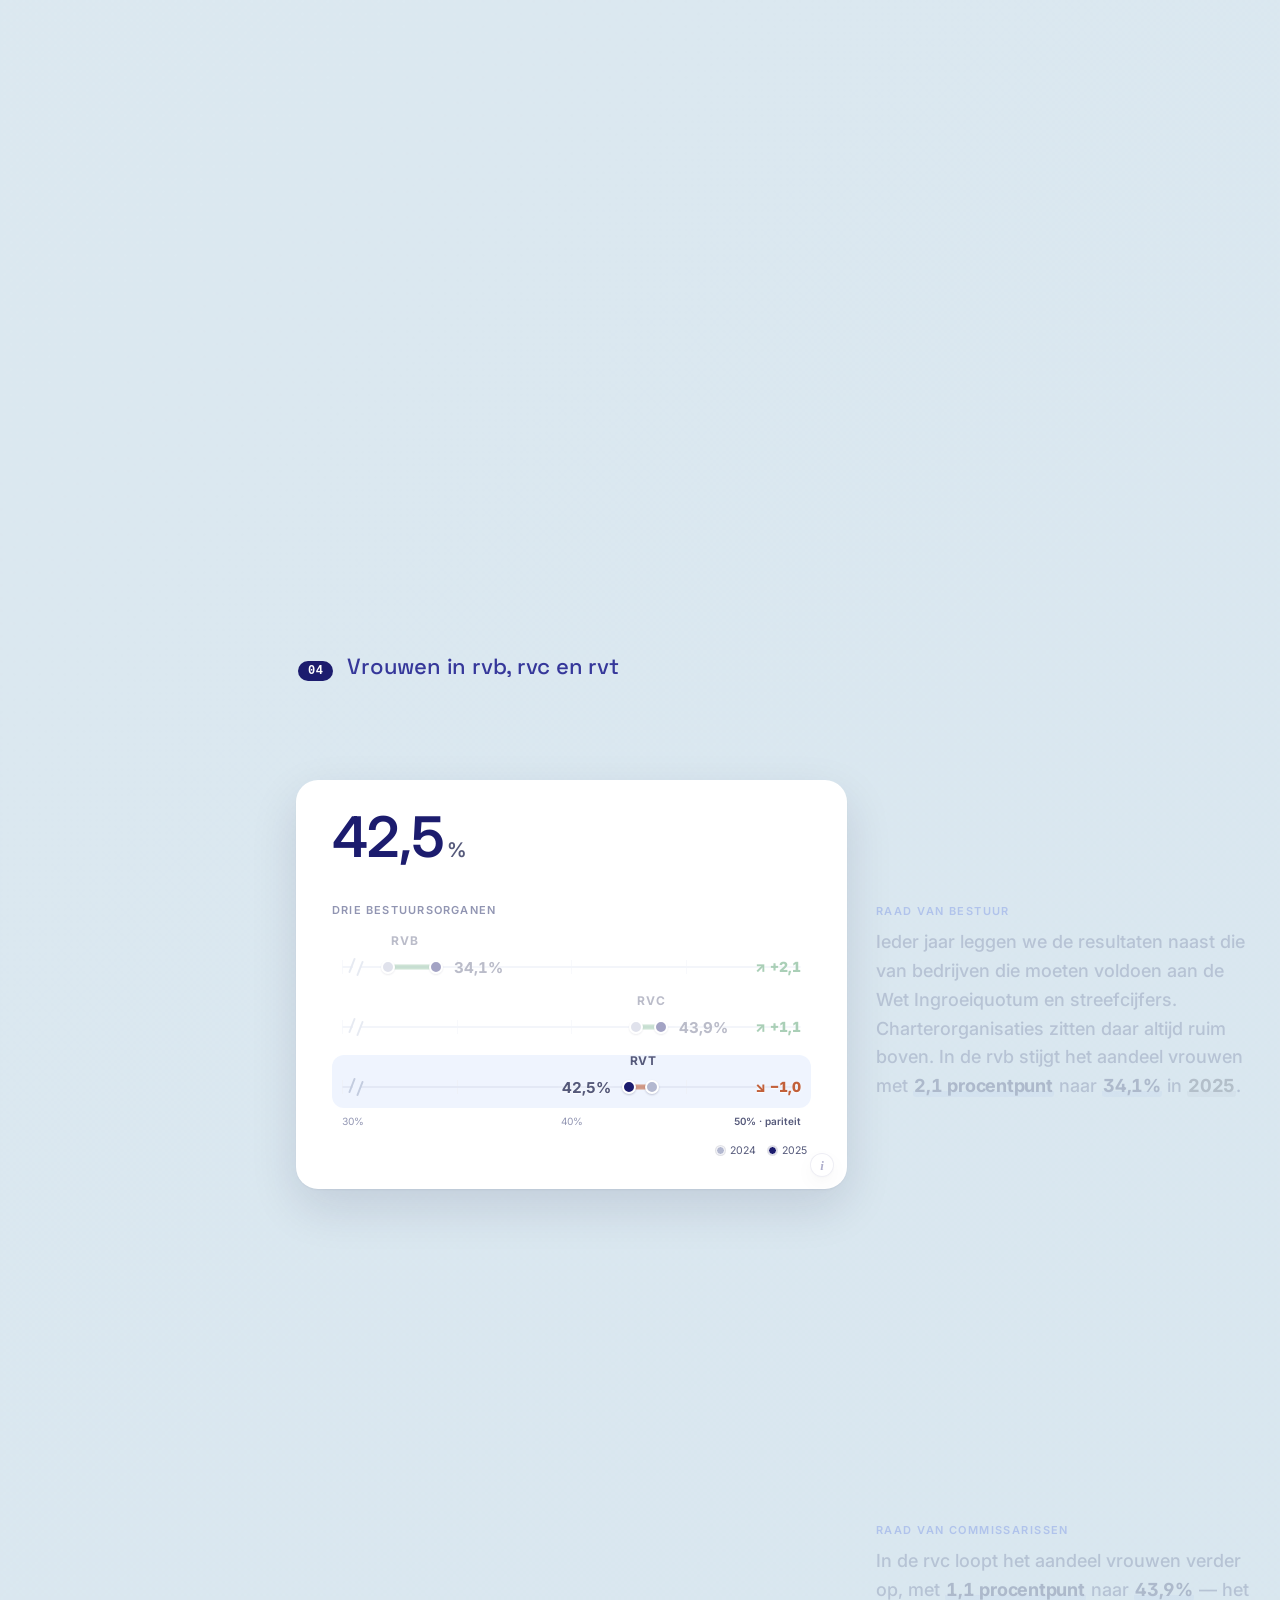
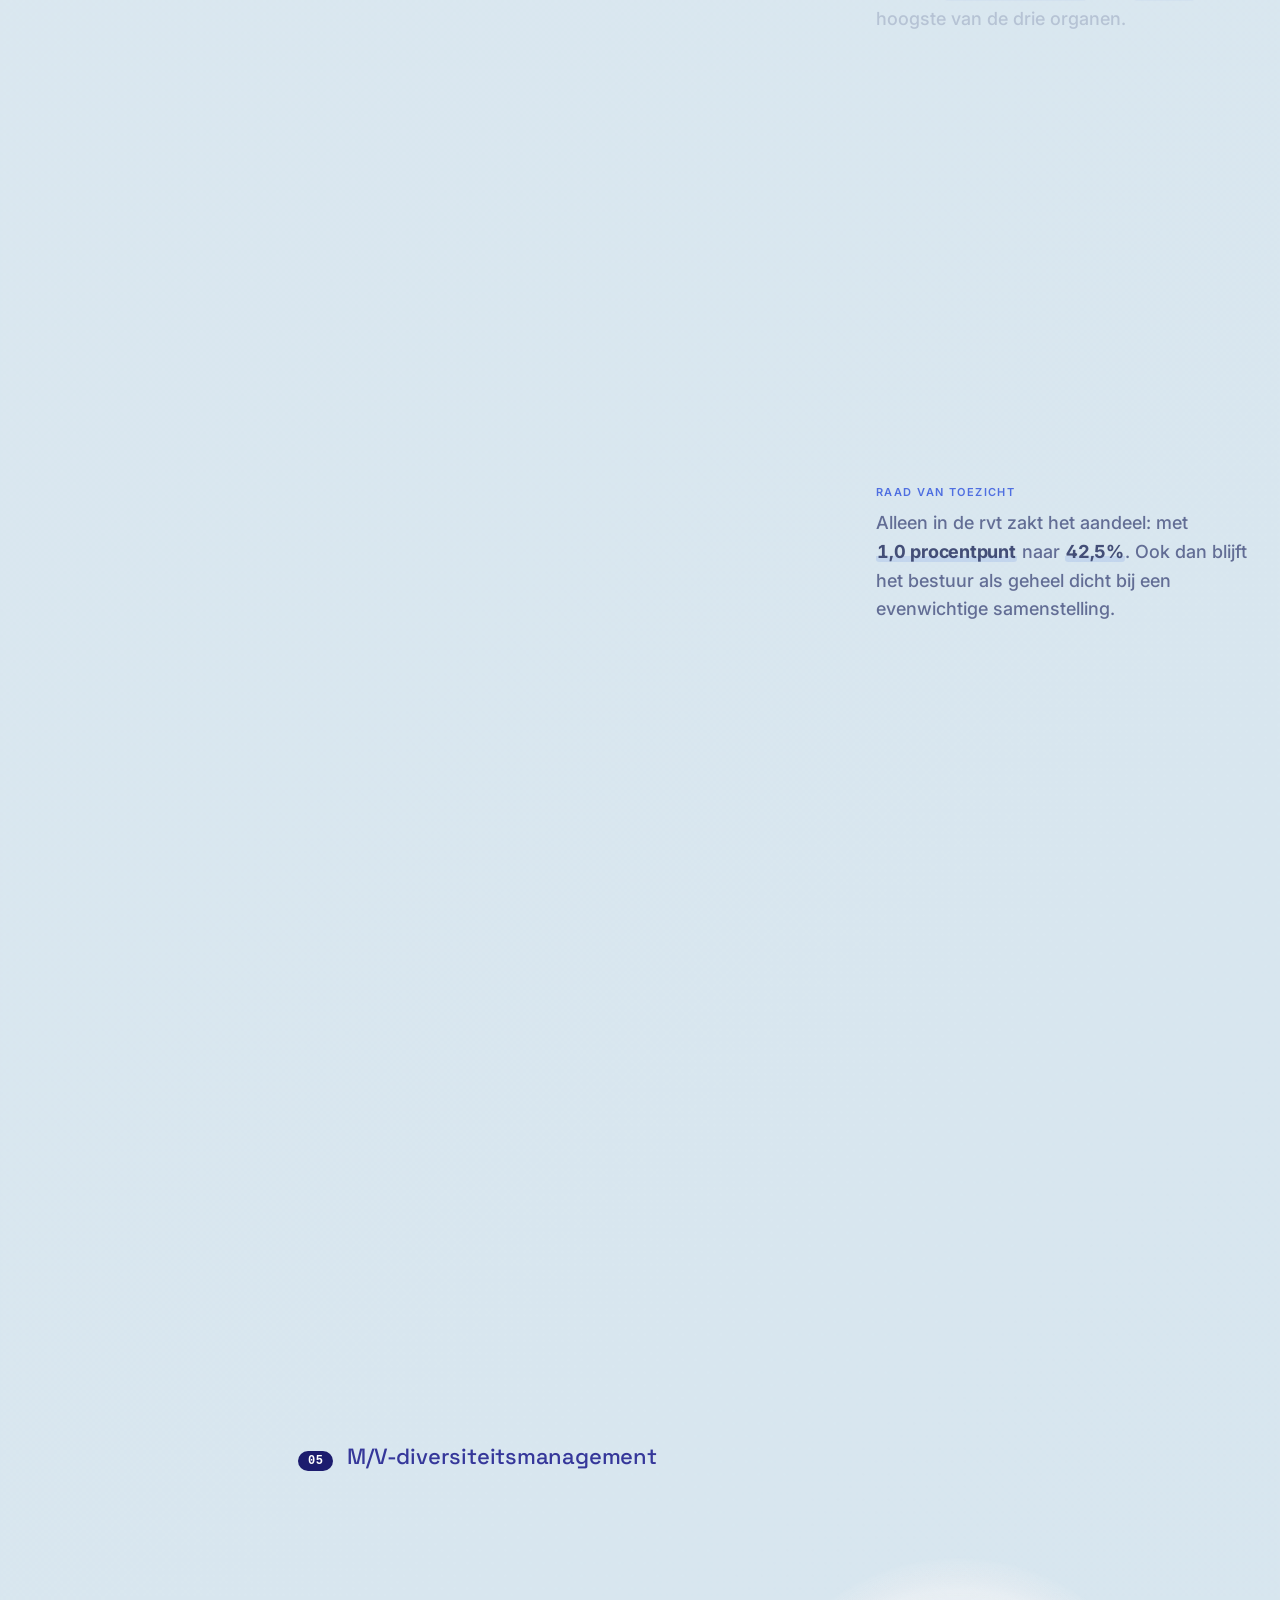
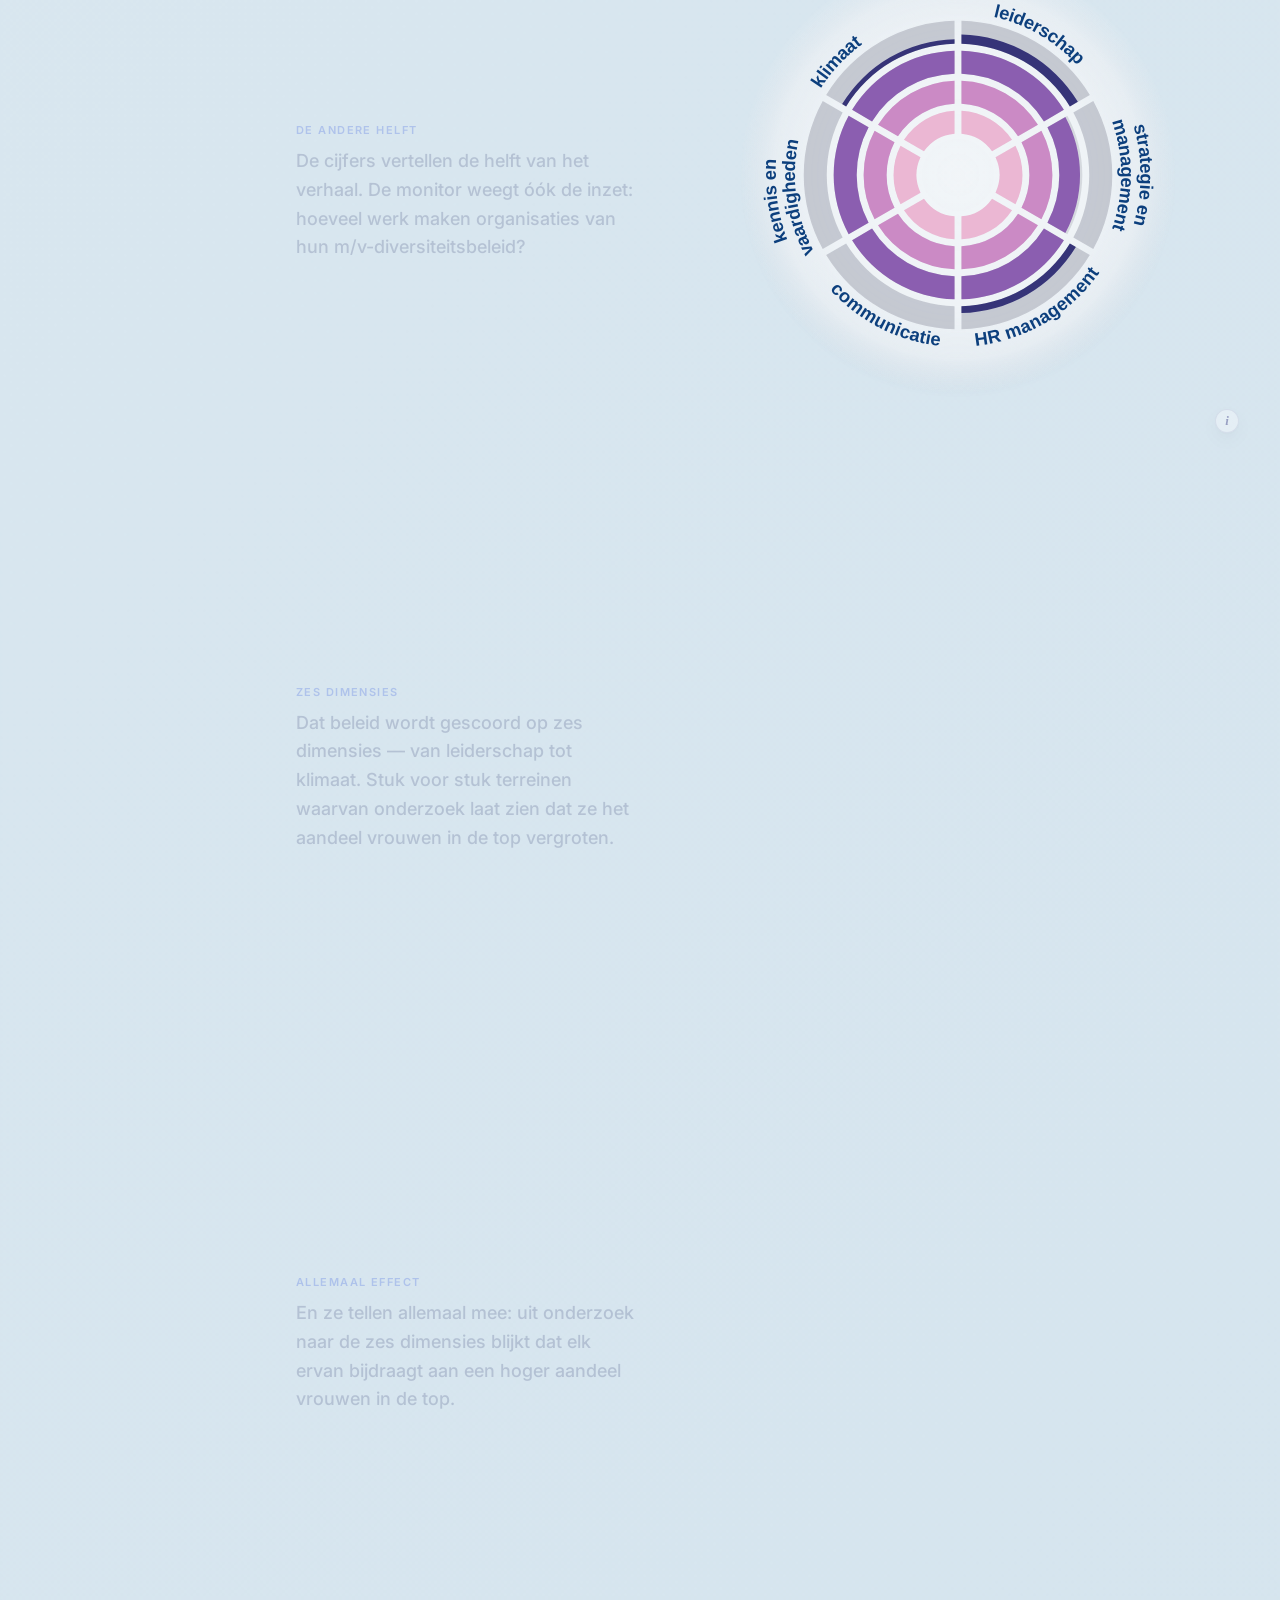
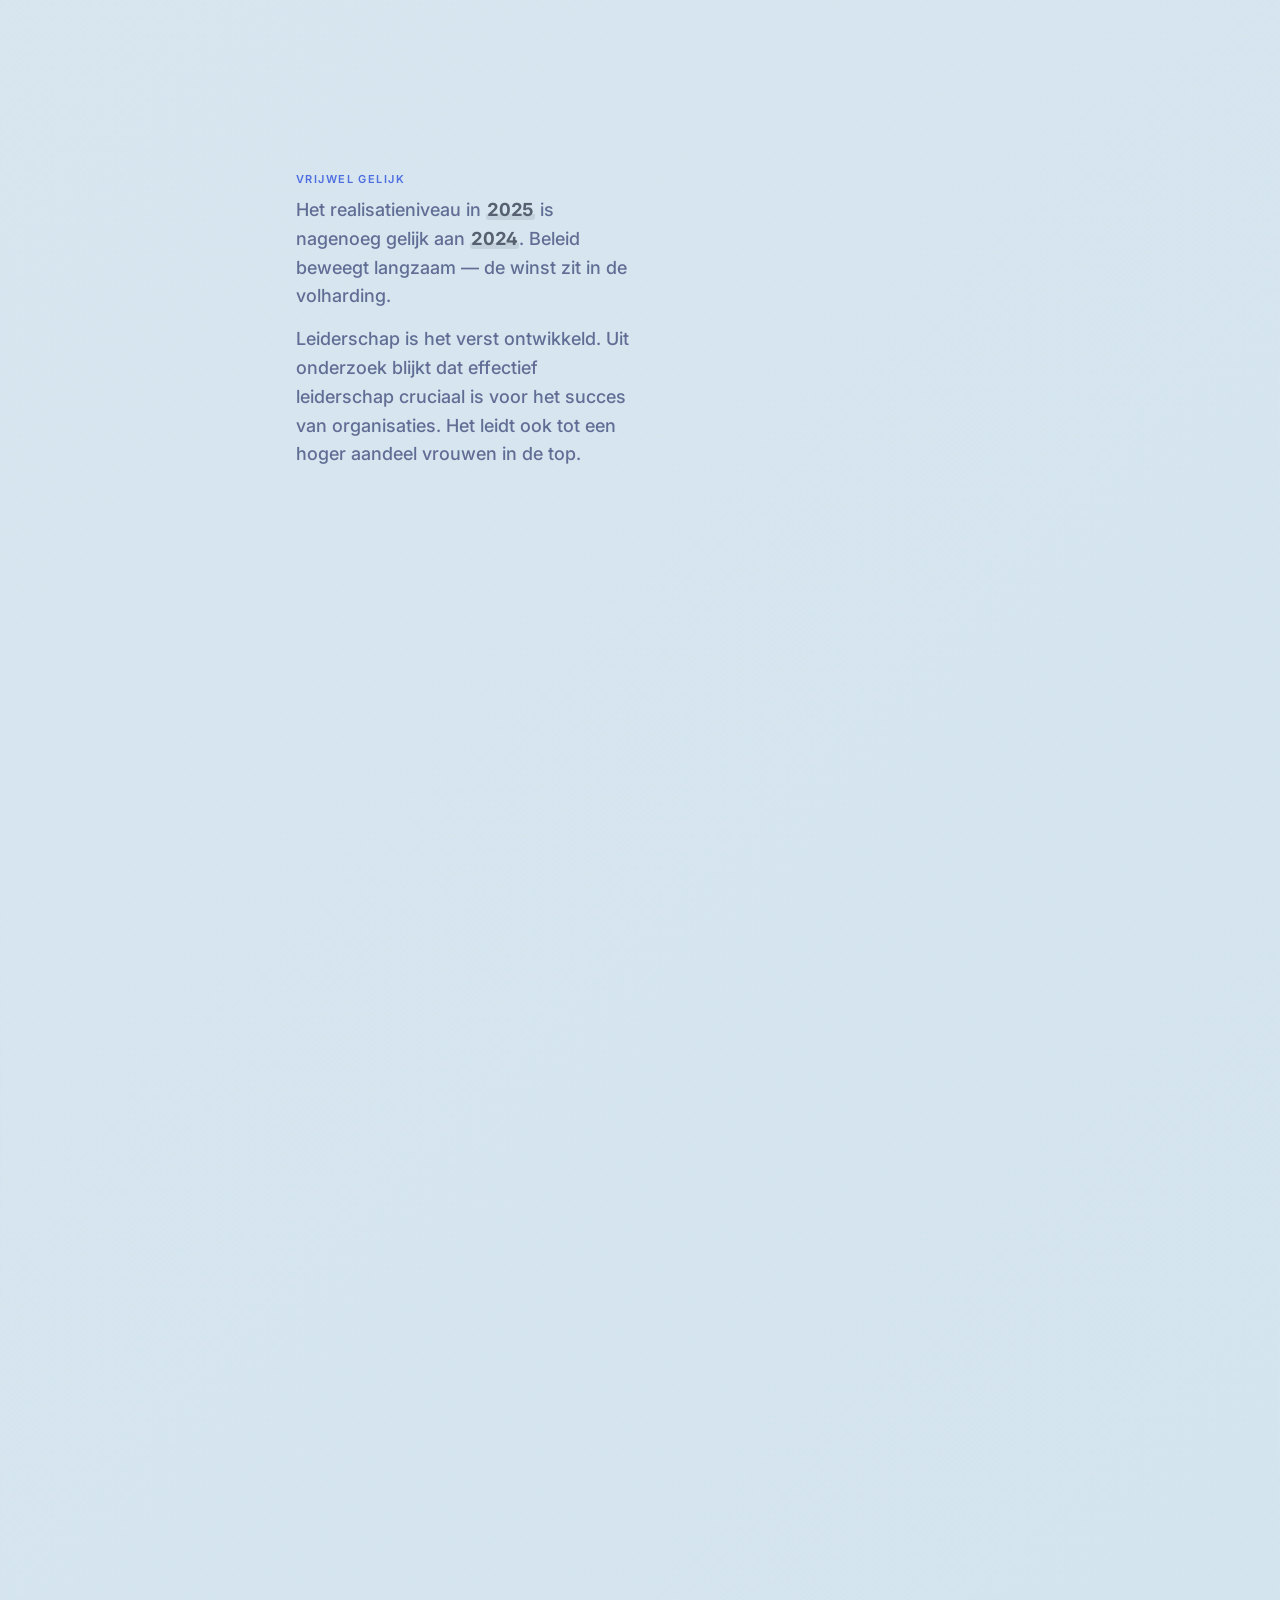
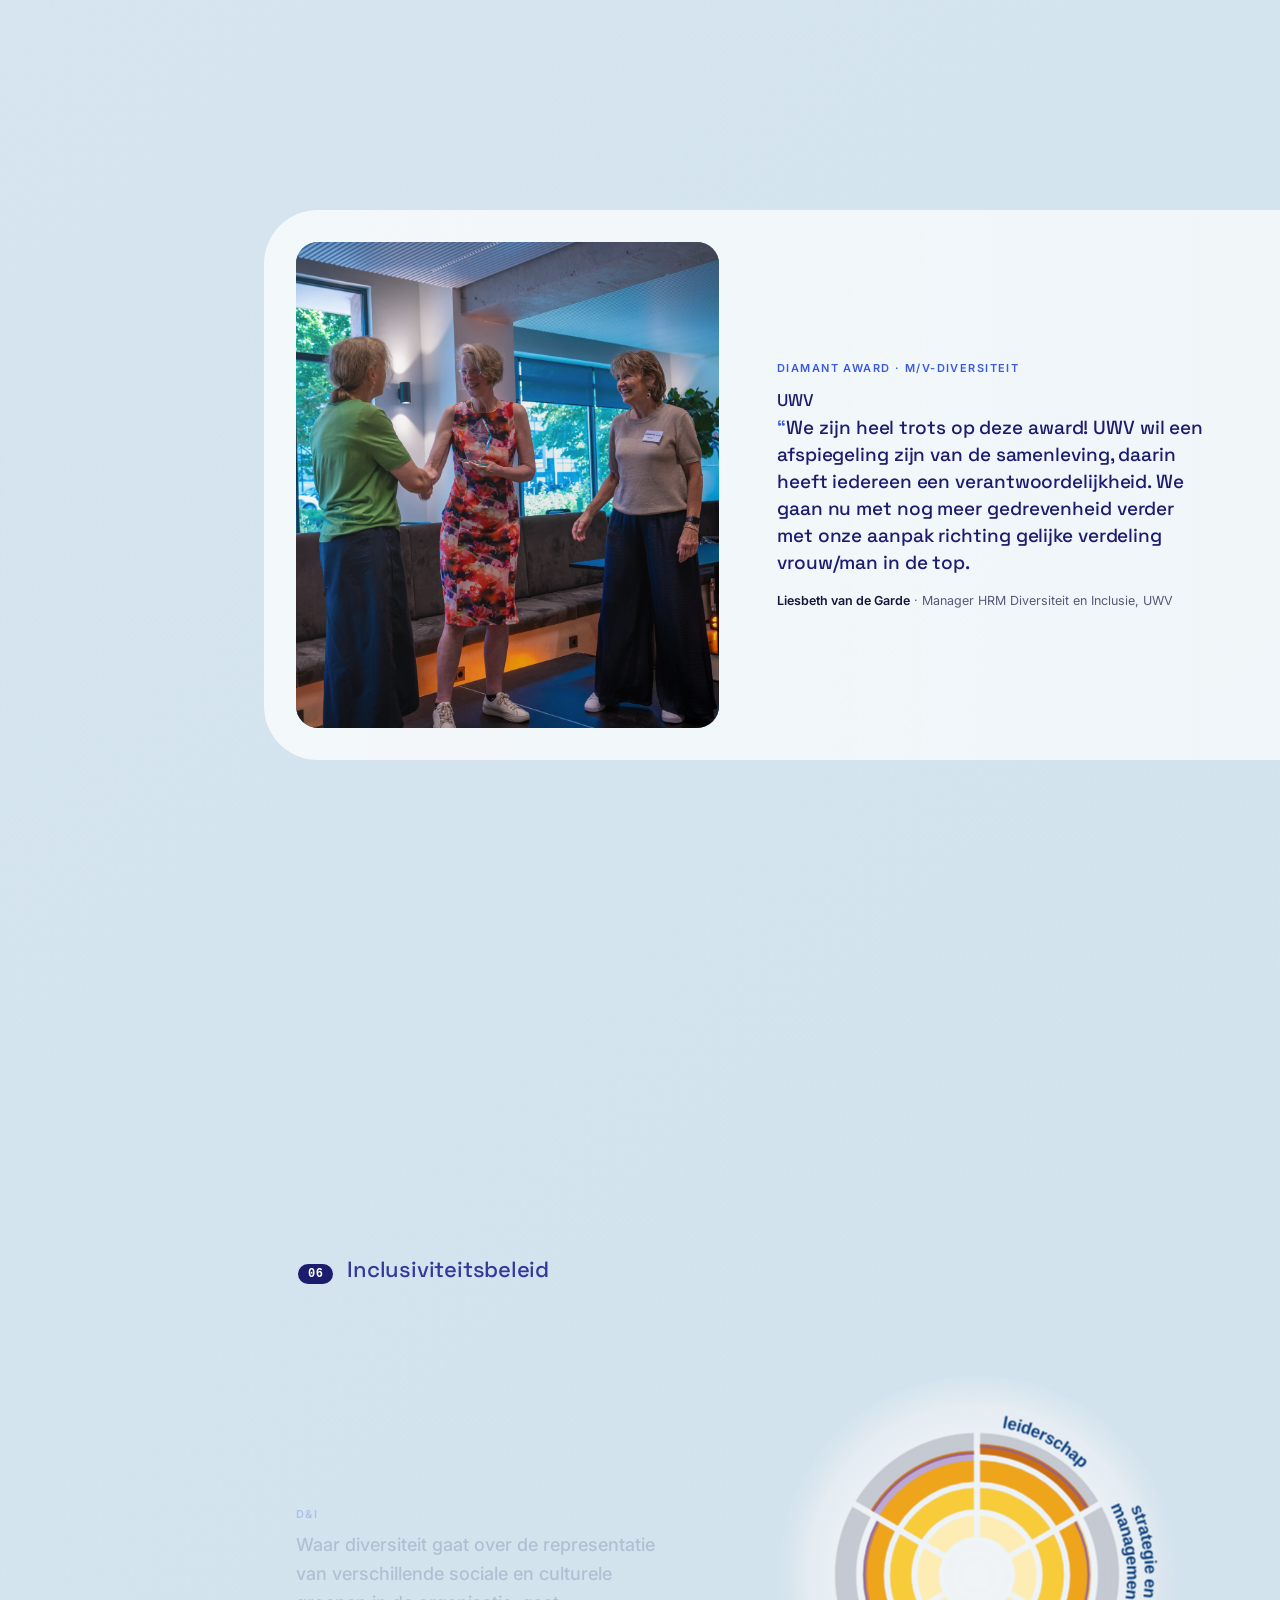
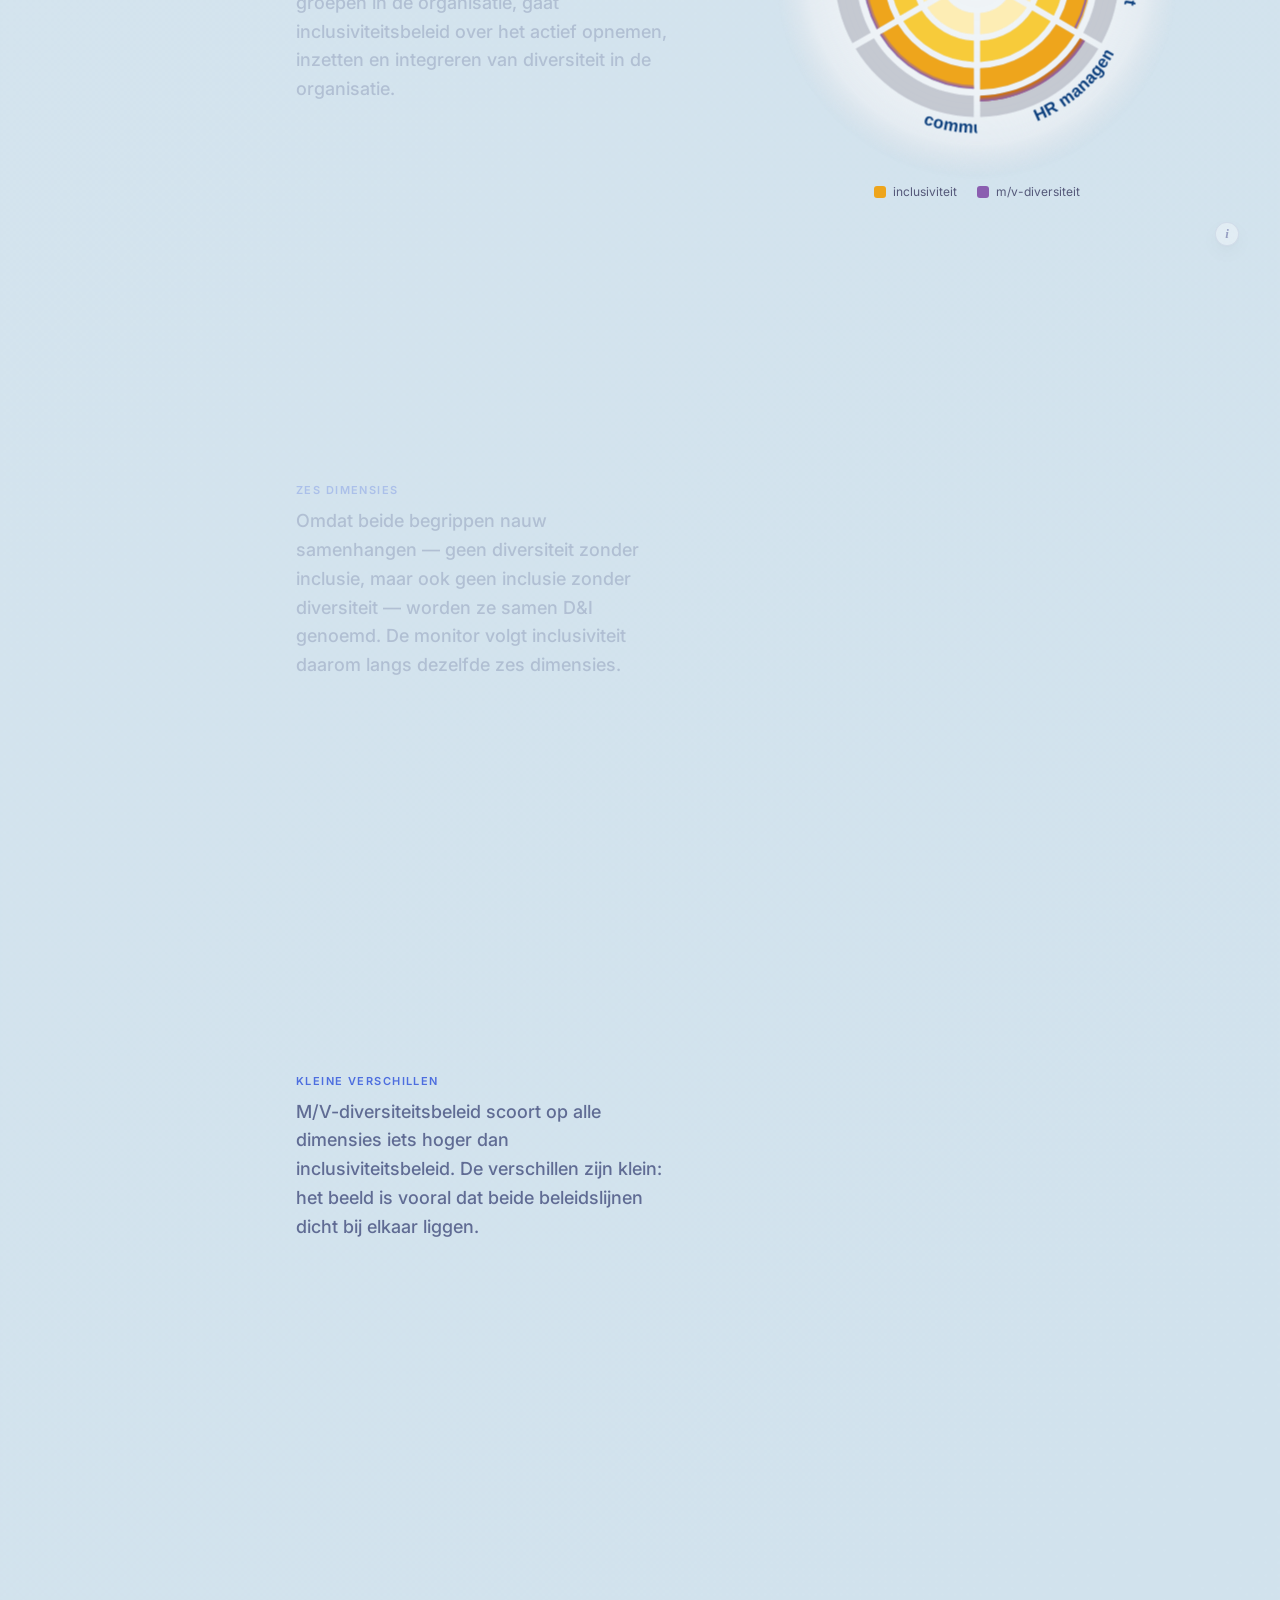
<file: monitor-sample/index.html>
<!DOCTYPE html>
<!-- ⚠ GENERATED door factsheet-deck/build.mjs — NIET deze snapshot bewerken. Bewerk de bron in factsheet-deck/ (shell/ of sections/<id>/) en draai `node build.mjs`. -->
<html lang="nl"><head><meta charset="UTF-8"><meta name="viewport" content="width=device-width, initial-scale=1.0">
<link rel="preconnect" href="https://fonts.googleapis.com">
<link rel="preconnect" href="https://fonts.gstatic.com" crossorigin>
<link href="https://fonts.googleapis.com/css2?family=Inter:wght@400;500;600;700&family=Libre+Baskerville:ital,wght@0,400;0,700;1,400;1,700&family=Space+Grotesk:wght@400;500;600;700&display=swap" rel="stylesheet">
<meta name="robots" content="noindex, nofollow">
<link rel="icon" type="image/svg+xml" href="/favicon.svg">
<title>Talent naar de Top — Monitor 2025</title>
<meta name="description" content="Monitor 2025 — de voortgang van vrouwen en cultureel divers talent in topfuncties bij Nederlandse organisaties.">
<meta property="og:type" content="website">
<meta property="og:site_name" content="Talent naar de Top">
<meta property="og:title" content="Talent naar de Top — Monitor 2025">
<meta property="og:description" content="Monitor 2025 — de voortgang van vrouwen en cultureel divers talent in topfuncties bij Nederlandse organisaties.">
<meta property="og:url" content="https://monitortalent.nl/">
<meta property="og:image" content="https://monitortalent.nl/images/og-monitor-2025.png">
<meta property="og:image:width" content="1200">
<meta property="og:image:height" content="630">
<meta name="twitter:card" content="summary_large_image">
<meta name="twitter:title" content="Talent naar de Top — Monitor 2025">
<meta name="twitter:description" content="Monitor 2025 — de voortgang van vrouwen en cultureel divers talent in topfuncties bij Nederlandse organisaties.">
<meta name="twitter:image" content="https://monitortalent.nl/images/og-monitor-2025.png">
<style>
/* ═══ THE VOID — the one continuous backdrop the whole site sits on ═══════════════════════
   The scrollytell monitor and the vragenlijst are not separate worlds: they are two panels
   side by side on this single surface. Each page paints the SAME fixed floor and declares
   only its bespoke hue (--void-a/b/c on its floor); the route transition fades those same
   properties, so panning from one panel to the other reads as one surface shifting colour —
   never a page swap.

   This file is the canonical module. The vragenlijst links it (<link href="/css/void.css">);
   the deck build (factsheet-deck/build.mjs) inlines it FIRST in its style cascade, so the
   deck's base.css builds on top (per-chapter hue classes, veil crossfades via VoidDeck).

   Structure (deck: built by VoidDeck in app.js; vragenlijst: static markup):
     <div id="void-deck" aria-hidden="true"><div class="void-layer void-floor"></div></div>

   A page sets its hue with:      #void-deck .void-floor{--void-a:…;--void-b:…;--void-c:…}
   Arrival holds set the ORIGIN panel's hue on the destination floor (rules below), so the
   backdrop is continuous during the pan and then fades to the local hue. */

@property --void-a{syntax:'<color>';inherits:true;initial-value:#e8eef6}
@property --void-b{syntax:'<color>';inherits:true;initial-value:#d9e3f0}
@property --void-c{syntax:'<color>';inherits:true;initial-value:#f5f8fc}

#void-deck{position:fixed;inset:0;width:100vw;z-index:-3;pointer-events:none;--void-a:#e8eef6;--void-b:#d9e3f0;--void-c:#f5f8fc}
/* c186 · 100vw reaches UNDER the scrollbar (inset:0 stops at the gutter) so the transparent track shows the void */
.void-layer{position:absolute;inset:0;background:linear-gradient(135deg,var(--void-a) 0%,var(--void-b) 50%,var(--void-c) 100%)}
.void-floor{opacity:1}
.void-veil{opacity:1;transition:opacity 1100ms ease;will-change:opacity}

/* ── the panel-to-panel colour fade ── the SAME module on every page: while it runs, the
   floor's hue properties transition; the route module seats the origin hue (the arrival
   hold pre-paints it, or the gate seeds the LIVE hue carried in the navigation intent),
   releases it, and the floor eases to the local hue. Same cadence as the deck's chapter
   veils (1100ms), and on its own class — html.route-void-fade outlives the short-lived
   route-transitioning lock, so the fade breathes past the slide instead of being cut. */
html.route-transitioning .void-floor,
html.route-void-fade .void-floor{transition:--void-a 1100ms ease,--void-b 1100ms ease,--void-c 1100ms ease}

/* ── arrival holds: the destination floor wears the ORIGIN panel's hue until the pan
   starts (set pre-paint by each page's inline gate; released by its route module) ── */
/* arriving on the monitor, coming from the vragenlijst (vragenlijst hue): */
html.route-hold-from-login #void-deck .void-floor{--void-a:#e2ecf2;--void-b:#d1e2ed;--void-c:#eff4f8}
/* arriving on the vragenlijst, coming from the monitor — STATIC FALLBACK ONLY: the
   monitor's void changes per chapter, so the vragenlijst gate seeds the LIVE hue carried
   in the navigation intent (inline, which overrides this rule). These values are the
   monitor's top-of-deck hue (lila — p02/Inleiding is its first section) for the rare
   case where no hue rode along. */
html.route-hold-from-scrollytell #void-deck .void-floor{--void-a:#efe7f5;--void-b:#e7daf0;--void-c:#faf7fc}
:root{
  --ink:#16163a;--ink-soft:#55597a;--ink-mute:#9195b2;--brand:#1c1c6e;--accent:#3b5bdb;--pos:#2d8a4e;--neg:#c2603a;
  --blend-ink:#25266f;--blend-soft:#74799f;--blend-mute:#adb2c9;--blend-brand:#35379a;--blend-accent:#5d7bf0;
  --photo-ink:#14154f;--photo-soft:#38405f;--photo-mute:#646b8a;--photo-accent:#2f46b5;
  /* type · two-sans system: Inter for body/UI/data, Space Grotesk for display
     (hero, titles, big stat numbers, pull-quotes). Swap the display face here. */
  --display:'Space Grotesk','Inter',system-ui,sans-serif;
  --line:rgba(28,28,110,.10);--paper:#e9eef4;--seam:16px;
  /* c189 · content column = 1000 base + half a sidebar (118px) of extra room, all on the
     RIGHT, to optically counter the sidebar's weight on the left (the left edge stays put). */
  --cw:1118px;
  /* c192 · the EXTRA gap between the narrative text and the figure card, on top of the
     base seam. It floors at 0 (tight screens keep the c190 layout) and opens fluidly as
     the viewport gives room, capped at 48px (→ 64px total gap). Crucially this is sourced
     entirely from the CARD (a figwrap margin), never the text column — so the prose keeps
     its exact c190 width and line breaks. "The site setting itself where it can." */
  --xgap:clamp(0px,calc((100vw - 1180px) * .13),48px);
  /* c259 · ONE MOTION VOCABULARY — three curves, three durations, one stagger. Script-driven
     motion (pager, reveal stagger) reads these same tokens (app.js · FactsheetMotion).
       arrive  things settling INTO place → decelerate
       depart  things LEAVING → accelerate, one duration step shorter than their arrival
       move    things changing place or state on screen (incl. the pager) → ease-out-biased
       --dur-1 micro (hover, press, tips, colour) · --dur-2 component · --dur-3 stage;
       a departure takes --exit (65%) of its arrival: --dur-N-out
       --stagger one step per list item; no reveal ever spreads beyond --stagger-cap.
     Ambient loops (logo drift, photo Ken Burns + crossfades) and the two signature sweeps
     (quote overlay, route pan — paced against JS timers) keep their own long timings. */
  --ease-arrive:cubic-bezier(.22,.61,.36,1);--ease-depart:cubic-bezier(.4,0,1,1);--ease-move:cubic-bezier(.33,0,.2,1);
  --dur-1:.2s;--dur-2:.35s;--dur-3:.5s;--stagger:70ms;--stagger-cap:420ms;
  --exit:.65;--dur-1-out:calc(var(--dur-1) * var(--exit));--dur-2-out:calc(var(--dur-2) * var(--exit));--dur-3-out:calc(var(--dur-3) * var(--exit));
  --ease:var(--ease-move);--ease2:var(--ease-arrive);   /* pre-c259 names, kept as aliases */
  --p1:#3b5bdb;--p2:#7090e8;--p3:#aabdf0;--p4:#cdd9f6;
  --f1:#cfe3dc;--f2:#73c2c9;--f3:#0d6c96;--f4:#1b2e57;
}
*,*::before,*::after{box-sizing:border-box}
/* --void-a/b/c @property registrations live in the shared void module (css/void.css) */
/* c176 · hover scale no longer shifts the page: it never grows a card's outer box
   (which overflowed and nudged a scrollbar). The quote scales a child clipped by its
   tile; the image zooms inside its frame. No tile box grows → no document overflow. */
/* c175 · the UA focus ring (an ugly black outline) showed on the card/button after a
   mouse open/close. Suppress it for pointer focus; keep a tasteful accent ring for
   keyboard users (:focus-visible) so accessibility is preserved. */
/* c174 · generous hitboxes: the quote and the section image open the reflection too
   (.reflect-hit), not just the button — each with its own small hover scale. The
   button stays the keyboard/SR trigger; the card morphs from whatever was clicked. */
/* c173 · split quote from elaboration: the pull-quote stays on the section; the
   reading card carries only the elaboration (with an eyebrow + winner header), so the
   quote is no longer duplicated in the card. */
/* c172 · three layers, real site visible: reading card on top · section image card
   slightly blurred behind it (offset) · the actual page underneath at a normal blur. */
/* c170 · the section image is a card of SIMILAR SIZE offset diagonally behind the
   reading card (the two straddle the centre like overlapping frames). */
/* c169 · the reflection reading surface sits on a blurred copy of that section's OWN
   image (cloned from the award page's .imgph), tying the focused read to the chapter. */
/* c168 · long reflections get a focused reading SURFACE instead of an inline
   accordion (which clips/janks for big text, like the survey's max-height foldout).
   "Lees de volledige reflectie" morphs the full statement up from the quote (FLIP)
   into a card over the blurred void; it scrolls internally however long it runs.
   Gated on .js-anim — without JS the text just shows inline (.reflect-src). c167's
   .elab accordion was replaced. */
/* c166 · three standalone Diamant Award quote highlights (UWV after p05, ADJ after
   p07, DNB after p08) as their own pages with an image placeholder each. They are
   interstitials: NOT in the sidebar or dot-nav (ids award-*, no pNN), so the chapter
   index is unchanged; the void/sidebar just track the nearest numbered chapter. */
/* c165 · Bestuursorganen (p04) scrolly gets the figure on the LEFT (.scrolly.reverse)
   for layout variation against the other scrolly chapter. Desktop only. */
/* c164 · the punch-through now masks ONLY the prose, not blocks. c163 used a
   full-width void echo over the top band, which also sliced the sticky figures and
   bento tiles (ugly). Instead app.js masks just the text sections (.act/.step)
   with a viewport-anchored top fade; a text block has no background, so masking it
   reveals the real void (z-1) directly. Figures, charts and tiles are untouched. */
/* c163 · the header fade now punches THROUGH to the actual void. Instead of an
   opaque band + light fade strip, the body text dissolves into #void-echo — a
   fixed, pixel-aligned echo of the void carousel pinned to the top band (z4,
   over text, under the title z5), masked to fade out and kept on the same pastel
   as the floor by VoidDeck. The title floats on the moving void; the band is gone. */
/* c162 · chapter headers (.phead) are position:sticky like the sidebar card and
   paint over the body text (z-index:5); the text dissolves into a gradient fade
   strip (.phead::after) just below the band before it can reach the header, so it
   is never obscured mid-glyph. Opaque band (no ghost-through), sidebar-style
   gradient, static on phones. Snap engine unchanged. */
/* c161 · directional gap-eating snap (app.js). c160 eased to the NEAREST block
   centre from anywhere, which magnetically pulled the reader back inside long
   blocks — it felt elastic. c161 snaps on the GAPS between blocks instead: rest
   inside a block (reading) and nothing moves; rest in dead space and it ratchets
   to the adjacent block ALWAYS in the gesture's own direction, so it can never
   bounce back against the scroll. scroll-behavior is left at the default (instant):
   the JS controller supplies the smooth easing itself, and a CSS smooth here would
   make its per-frame scroll writes animate and fight the ease. The sidebar still
   scrolls smoothly via its own scrollIntoView. CSS scroll-snap stays OUT — it was
   the source of the cursor-dependent behaviour. */
/* c159 · scroll-snap removed entirely. Across c153–c158 every CSS scroll-snap
   variant introduced cursor-position-dependent behaviour (snapping/stalling that
   changed depending on which element the pointer was over) plus teleport / broken
   up-scroll with the sticky scroll-story. There's no reason for cursor position to
   affect plain vertical scrolling, so the snap engine is the wrong tool here for
   now. Scrolling is now plain and uniform — cursor-independent, no stalls, both
   directions, sticky glides freely. The original "too much dead space" complaint
   is addressed directly (kept from c158): scroll-story steps 64vh, tail 10vh,
   sidebar overflow:hidden. A ratchet can return later as a JS controller that
   cooperates with sticky, if wanted. */
body{margin:0;font-family:'Inter',system-ui,-apple-system,'Segoe UI',Roboto,sans-serif;
  background:linear-gradient(135deg,#e2ecf2 0%,#d1e2ed 50%,#eff4f8 100%);color:var(--ink);
  -webkit-font-smoothing:antialiased;overflow-x:hidden}
/* c187 · the native scrollbar (overlay or classic-with-arrows) was un-stylable to taste,
   so it's HIDDEN and we draw our own (.vbar, built in app.js): a thin indigo thumb that
   floats over the void on the right edge, reflects position, and can be dragged. The
   reflection modal keeps its own slim native bar for its inner scroll. */
::-webkit-scrollbar{display:none}
html,body{scrollbar-width:none;-ms-overflow-style:none}
.reflect-scroll{scrollbar-width:thin;scrollbar-color:rgba(28,28,110,.3) transparent}
.reflect-scroll::-webkit-scrollbar{display:block;width:9px}
.reflect-scroll::-webkit-scrollbar-button{display:none}
.reflect-scroll::-webkit-scrollbar-thumb{background-color:rgba(28,28,110,.28);border-radius:999px;border:2px solid transparent;background-clip:padding-box}
.vbar{position:fixed;top:8px;right:5px;bottom:8px;width:11px;z-index:40;pointer-events:none;opacity:0;transition:opacity var(--dur-2-out) var(--ease-depart)}
.vbar.show{opacity:1;transition:opacity var(--dur-2) var(--ease-arrive)}
.vbar-thumb{position:absolute;right:2px;width:6px;border-radius:999px;background:rgba(28,28,110,.26);
  pointer-events:auto;cursor:grab;transition:background var(--dur-1) var(--ease-move),width var(--dur-1) var(--ease-move);will-change:transform}
.vbar-thumb:hover{background:rgba(28,28,110,.46);width:9px}
.vbar.drag .vbar-thumb{background:rgba(28,28,110,.56);width:9px;cursor:grabbing;transition:background var(--dur-1) var(--ease-move),width var(--dur-1) var(--ease-move)}
@media(max-width:820px){
.vbar{display:none}
}
/* touch devices: native scroll, no custom bar */
/* ════ c145 · the c136 VOID, ported ════
   r109 bedrock gradient (on <body>, above) + c131 pastel void carousel that
   crossfades as you scroll + r108 drifting logo silhouettes. A permanent FLOOR
   holds the destination void; the outgoing void rides a VEIL that fades out, so
   no bedrock ever shows through (a true crossfade). Content sits at z-index>=1. */
/* The void's core (#void-deck, .void-layer/.void-floor/.void-veil, the @property
   registrations and the route-transition hue fade) is THE SHARED MODULE in css/void.css —
   inlined before this file by build.mjs and linked as a stylesheet by the vragenlijst.
   Here live only the deck's own per-chapter hues, crossfaded by VoidDeck (app.js). */
.void-blauw{--void-a:#e8eef6;--void-b:#d9e3f0;--void-c:#f5f8fc}
.void-lila{--void-a:#efe7f5;--void-b:#e7daf0;--void-c:#faf7fc}
.void-mint{--void-a:#e7f1e9;--void-b:#d9ecdc;--void-c:#f6faf6}
.void-teal{--void-a:#e2f0f0;--void-b:#d1e8e9;--void-c:#f3f9f9}
.void-roze{--void-a:#f6e9ed;--void-b:#f2dbe2;--void-c:#fdf6f8}
.void-perzik{--void-a:#f7ece1;--void-b:#f3e2cd;--void-c:#fcf7f1}
.logo-decor{position:fixed;inset:0;pointer-events:none;z-index:-2;overflow:hidden}
@keyframes float-1{0%,100%{transform:translate(0,0) scale(1)}20%{transform:translate(15px,-20px) scale(1.03)}40%{transform:translate(-10px,-13px)}60%{transform:translate(-20px,10px) scale(.97)}80%{transform:translate(8px,15px)}}
@keyframes float-2{0%,100%{transform:translate(0,0) scale(1)}25%{transform:translate(-18px,-10px) scale(1.03)}50%{transform:translate(13px,-23px)}75%{transform:translate(-8px,13px) scale(.97)}}
@keyframes float-3{0%,100%{transform:translate(0,0) scale(1)}30%{transform:translate(13px,18px) scale(1.03)}60%{transform:translate(-15px,-8px) scale(.97)}}
.logo-decor-shape{position:absolute;width:450px;height:520px;opacity:.18}
.logo-decor-shape svg{width:100%;height:100%}
/* c259 · the fade mask sits on the STATIC svg inside the drifting box (same box → same look), not on
   the animated element: the mask is rasterised once into the layer's texture, so the drift is a pure
   compositor transform — no per-frame offscreen mask pass. */
.logo-decor-bottom-left svg{-webkit-mask-image:linear-gradient(135deg,rgba(0,0,0,1) 0%,rgba(0,0,0,.4) 50%,rgba(0,0,0,0) 100%);mask-image:linear-gradient(135deg,rgba(0,0,0,1) 0%,rgba(0,0,0,.4) 50%,rgba(0,0,0,0) 100%)}
.logo-decor-top-right svg{-webkit-mask-image:linear-gradient(315deg,rgba(0,0,0,1) 0%,rgba(0,0,0,.4) 50%,rgba(0,0,0,0) 100%);mask-image:linear-gradient(315deg,rgba(0,0,0,1) 0%,rgba(0,0,0,.4) 50%,rgba(0,0,0,0) 100%)}
.logo-decor-center-right svg{-webkit-mask-image:linear-gradient(to left,rgba(0,0,0,1) 0%,rgba(0,0,0,.3) 60%,rgba(0,0,0,0) 100%);mask-image:linear-gradient(to left,rgba(0,0,0,1) 0%,rgba(0,0,0,.3) 60%,rgba(0,0,0,0) 100%)}
.logo-decor-bottom-left{bottom:-180px;left:-120px;animation:float-1 20s ease-in-out infinite;animation-delay:var(--decor-clock,0s)}
.logo-decor-top-right{top:-200px;right:-140px;animation:float-2 25s ease-in-out infinite;animation-delay:var(--decor-clock,0s)}
.logo-decor-center-right{top:50%;right:-200px;animation:float-3 22s ease-in-out infinite;animation-delay:var(--decor-clock,0s)}
.route-page{position:relative}
.mast,.page,.tail,.test-header{position:relative}
@media(max-width:768px){
.logo-decor{display:none}
}
@media(max-width:900px) and (min-width:769px){
.logo-decor-shape{width:320px;height:370px;opacity:.12;animation:none!important}
.logo-decor-center-right{display:none}
}
/* masthead */
.mast{max-width:var(--cw);margin:0 auto;padding:102px 28px 8px;position:relative}
.survey-link{
  display:inline-flex;
  /* absolute (not fixed): the corner links sit at the top of the hero and scroll away
     with it, unlike the sidebar/dots/scrollbar chrome which stays pinned. */
  position:absolute;
  top:clamp(18px,2.2vw,28px);
  right:clamp(18px,2.4vw,34px);
  z-index:45;
  align-items:center;
  justify-content:center;
  width:max-content;
  margin:0;
  padding:9px 16px;
  border-radius:999px;
  border:1px solid rgba(28,28,110,.13);
  background:rgba(255,255,255,.42);
  color:rgba(28,28,110,.58);
  box-shadow:0 8px 22px rgba(28,28,110,.045);
  -webkit-backdrop-filter:blur(8px);
  backdrop-filter:blur(8px);
  font:600 13px/1 Inter,system-ui,sans-serif;
  letter-spacing:.015em;
  text-decoration:none;
  transition:background var(--dur-1) var(--ease-move),color var(--dur-1) var(--ease-move),border-color var(--dur-1) var(--ease-move);
}
.survey-link:hover,
.survey-link:focus-visible{
  background:rgba(255,255,255,.44);
  border-color:rgba(28,28,110,.2);
  color:rgba(28,28,110,.72);
  outline:none;
}
html.route-transitioning,
html.route-transitioning body{overflow:hidden}
/* pre-paint hold (set by the inline gate in body-open.html): coming from the login page the
   route-page is parked off-screen BEFORE first paint — the enter animation only starts at
   DOMContentLoaded, so without this the deck paints at rest and then visibly restarts its
   slide. The hold transform equals the animation's from-frame, so the hand-over in app.js
   (remove hold + add enter in one synchronous block) is seamless. (The floor's held hue —
   the vragenlijst palette — comes from the shared void module, css/void.css.)
   The corner links and the sidebar sit OUTSIDE .route-page (body-open.html: the body's
   sidebar-clearance padding must not inset them), so they hold + enter on their own — the
   whole panel, chrome included, pans as one. The .sb keyframe composes the slide with the
   sidebar's own translateY(-50%) centring so neither transform clobbers the other. */
html.route-hold-from-login .route-page,
html.route-hold-from-login .survey-link{transform:translate3d(-100vw,0,0)}
html.route-hold-from-login .sb{transform:translate3d(-100vw,-50%,0)}
html.route-enter-from-login .route-page,
html.route-enter-from-login .survey-link{animation:route-enter-from-left 520ms var(--ease2) both;will-change:transform}
html.route-enter-from-login .sb{animation:route-enter-from-left-sb 520ms var(--ease2) both;will-change:transform}
@keyframes route-enter-from-left{from{transform:translate3d(-100vw,0,0)}to{transform:translate3d(0,0,0)}}
@keyframes route-enter-from-left-sb{from{transform:translate3d(-100vw,-50%,0)}to{transform:translate3d(0,-50%,0)}}
/* ── exit pan (added by app.js on the corner-link click; navigation follows at its end,
   landing on the prerendered vragenlijst) ── the whole monitor panel leaves to the LEFT:
   the camera pans right toward the neighbouring panel. Uses the standalone `translate`
   property, which COMPOSES with each element's own `transform` — the sidebar keeps its
   translateY(-50%) centring and every photo-drift cell keeps its grid-cell centring, so
   one rule pans them all. The carousels only pan OUT: on arrival they are not running
   yet (they fade in operationally, on their own delay), so they need no enter leg. The
   void floor and logo silhouettes stay put — they are the surface being panned across. */
html.route-exit-to-login .route-page,
html.route-exit-to-login .survey-link,
html.route-exit-to-login .sb,
html.route-exit-to-login .photo-drift{translate:-100vw 0;transition:translate 520ms var(--ease2)}
@media(max-width:768px){
  .mast{padding-top:86px}
  .survey-link{top:14px;right:14px;padding:8px 14px;font-size:12px}
}
/* c235 · the hero has NO carousel: the Joop portrait (p01) is on screen here, and a carousel
   must never share the viewport with a front-photo. Carousels live only in photo-free sections. */
.mast .kick{font-size:11px;font-weight:600;letter-spacing:.16em;text-transform:uppercase;color:var(--ink-mute);margin:0 0 14px}
.mast h1{font-family:var(--display);font-size:clamp(40px,6vw,68px);font-weight:500;line-height:1.02;letter-spacing:-.025em;color:var(--brand);margin:0 0 16px;max-width:16ch}
.mast p{font-size:16px;line-height:1.6;color:var(--ink-soft);max-width:56ch;margin:0}
.mast .hint{font-size:11px;letter-spacing:.14em;text-transform:uppercase;color:var(--ink-mute);margin:26px 0 0;opacity:.7}
/* a page wrapper + running header */
.page{max-width:var(--cw);margin:0 auto;padding:9vh 28px 2vh}
/* Running chapter header — sticks to the top of the viewport like the side panel
   while you scroll the chapter (z-index:5). It has NO band of its own: the title
   floats directly on the void. Only the PROSE that scrolls up under it is masked
   away (in app.js), revealing the real void behind the text — the sticky figures
   and bento blocks are deliberately left untouched. The faint light glow keeps the
   title legible on the rare dark tile it floats over. Static on phones. */
.phead{position:sticky;top:clamp(14px,3.4vh,30px);z-index:5;display:flex;align-items:baseline;gap:14px;margin:0 0 22px;
  padding:14px 2px 12px}
/* c182 · rest below the very top, not pinned to the edge */
.phead h2,.phead .meta{text-shadow:none}
@media(max-width:768px){
.phead{position:static}
}
.phead .num{position:relative;z-index:2;font:600 12px ui-monospace,Menlo,monospace;color:#fff;background:var(--brand);border-radius:999px;padding:3px 10px;letter-spacing:.04em}
.phead h2{font-family:var(--display);font-size:22px;font-weight:500;color:var(--brand);margin:0;letter-spacing:-.01em}
.phead .meta{margin-left:auto;font-size:11px;color:var(--ink-mute);font-variant-numeric:tabular-nums}
/* c242 · on-void typography is printed into the moving pastel/carousel layer with
   multiply. The decorative layers live below normal document flow (not behind a raised
   .page stacking island), so the blend sees the composed void/photo backdrop instead of
   only a local wrapper. Text groups blend as GROUPS, not as separate child fragments:
   this keeps the ink interacting with the full composed scene behind it instead of
   getting trapped in tiny local paint islands. The colours are deliberately
   pre-lightened: multiply inevitably darkens, so these are compensation colours. */
.phead h2,.phead .meta,
.mast .kick,.mast h1,.mast p,.mast .hint,
.pd-grp,.scrolly .step,.fw-body,
.appendix .apx-kicker,.appendix .apx-title,.appendix .apx-col,.appendix .apx-foot{
  mix-blend-mode:multiply}
.phead h2,.mast h1,.pd-grp .title,.scrolly .step .title,.appendix .apx-title{color:var(--blend-brand)}
.phead .meta,.mast .kick,.mast .hint,.pd-grp .label,.scrolly .step .label,.appendix .apx-kicker,.appendix .apx-foot{color:var(--blend-mute)}
.mast p,.pd-grp .prose,.scrolly .step .prose,.fw-body,.fw-body .prose,.appendix .apx-col,.appendix .prose{color:var(--blend-soft)}
.pd-grp .eyebrow,.scrolly .step .eyebrow{color:var(--blend-accent)}
.pd-grp .prose .em,.scrolly .step .prose .em,.appendix .prose .em{color:var(--blend-brand)}
.phead h2,.phead .meta,
.mast .kick,.mast h1,.mast p,.mast .hint,
.pd-grp .eyebrow,.pd-grp .title,.pd-grp .prose,.pd-grp .label,
.scrolly .step .eyebrow,.scrolly .step .title,.scrolly .step .prose,.scrolly .step .label,
.fw-body,.fw-body .prose,.appendix .apx-kicker,.appendix .apx-title,.appendix .apx-col,.appendix .prose,.appendix .apx-foot{
  transition:color var(--dur-1) var(--ease-move)}
/* c243 · CSS blend is browser-murky on frosted/photo stacks, so text now protects
   itself explicitly: app.js toggles .pd-over-photo when a text group geometrically
   overlaps the live photo carousel, and the same glyphs darken quickly. */
.phead h2.pd-over-photo,.mast h1.pd-over-photo,
.pd-grp.pd-over-photo .title,.scrolly .step.pd-over-photo .title,.appendix .apx-title.pd-over-photo{color:var(--photo-ink)}
.phead .meta.pd-over-photo,.mast .kick.pd-over-photo,.mast .hint.pd-over-photo,
.pd-grp.pd-over-photo .label,.scrolly .step.pd-over-photo .label,.appendix .apx-kicker.pd-over-photo,.appendix .apx-foot.pd-over-photo{color:var(--photo-mute)}
.mast p.pd-over-photo,.pd-grp.pd-over-photo .prose,.scrolly .step.pd-over-photo .prose,
.fw-body.pd-over-photo,.fw-body.pd-over-photo .prose,.appendix .apx-col.pd-over-photo,.appendix .apx-col.pd-over-photo .prose{color:var(--photo-soft)}
.pd-grp.pd-over-photo .eyebrow,.scrolly .step.pd-over-photo .eyebrow{color:var(--photo-accent)}
.pd-grp.pd-over-photo .prose .em,.scrolly .step.pd-over-photo .prose .em,.appendix .apx-col.pd-over-photo .prose .em{color:var(--photo-ink)}
/* ── tiles / type shared ── */
.tile{position:relative;border-radius:22px;overflow:hidden;background:#fff;
  box-shadow:0 1px 2px rgba(20,20,58,.05),0 12px 34px rgba(20,20,58,.08)}
.tile.dark{background:var(--brand);box-shadow:0 2px 6px rgba(20,20,58,.12),0 18px 46px rgba(20,20,58,.22)}
.tile.empty{background:transparent;box-shadow:none;border:1px dashed rgba(28,28,110,.14)}
.pad{padding:32px 36px}
.eyebrow{font-size:11px;font-weight:600;letter-spacing:.13em;text-transform:uppercase;color:var(--accent);margin:0 0 14px}
.dark .eyebrow{color:#9fb6f5}
.title{font-family:var(--display);font-size:28px;font-weight:500;letter-spacing:-.02em;line-height:1.12;color:var(--brand);margin:0 0 8px}
.stat{font-family:var(--display);font-weight:500;line-height:.84;letter-spacing:-.03em;margin:0;font-variant-numeric:tabular-nums;color:var(--brand);font-size:clamp(52px,6.5vw,84px)}
.dark .stat{color:#fff}
.stat.sm{font-size:clamp(34px,4vw,46px);line-height:1.02}
.stat .u{font-size:.38em;font-weight:500;margin-left:3px;color:var(--ink-soft)}
.dark .stat .u{color:#c5cdf0}
.stat-sub{font-size:14px;margin:15px 0 0;line-height:1.4;color:var(--ink-soft);max-width:32ch}
.dark .stat-sub{color:#cdd4f1}
.stat-sub .d{color:var(--pos);font-weight:700}
.dark .stat-sub .d{color:#7fe0a0}
.label{font-size:11px;font-weight:600;letter-spacing:.11em;text-transform:uppercase;color:var(--ink-mute);margin:0 0 14px}
.prose{font-size:15px;line-height:1.66;color:var(--ink-soft);margin:0 0 14px;max-width:48ch}
.prose:last-child{margin-bottom:0}
.prose .em{color:var(--brand);font-weight:600}
.inline-data{
  font-variant-numeric:tabular-nums;
  font-feature-settings:"tnum" 1,"ss01" 1;
  font-weight:720;
  letter-spacing:-.012em;
  color:#4f567f;
  white-space:nowrap;
  padding:0 .06em .02em;
  border-radius:.18em;
  background:
    linear-gradient(to top,
      rgba(140,174,244,.22) 0 .34em,
      rgba(140,174,244,0) .34em 100%);
  -webkit-box-decoration-break:clone;
  box-decoration-break:clone;
}
.inline-data.is-year{
  color:#666b77;
  background:linear-gradient(to top,rgba(130,136,150,.18) 0 .34em,rgba(130,136,150,0) .34em 100%);
}
.pd-over-photo .inline-data,
.fw-body.pd-over-photo .inline-data,
.appendix .apx-col.pd-over-photo .inline-data{color:#454c76;background:linear-gradient(to top,rgba(255,255,255,.24) 0 .34em,rgba(255,255,255,0) .34em 100%)}
.pd-over-photo .inline-data.is-year,
.fw-body.pd-over-photo .inline-data.is-year,
.appendix .apx-col.pd-over-photo .inline-data.is-year{color:#5e6572;background:linear-gradient(to top,rgba(255,255,255,.20) 0 .34em,rgba(255,255,255,0) .34em 100%)}
.dark .prose{color:#cdd4f1}
.dark .prose .em{color:#fff}
.dark .inline-data{color:#fff;background:linear-gradient(to top,rgba(159,182,245,.28) 0 .34em,rgba(159,182,245,0) .34em 100%)}
.anno{font-size:11px;line-height:1.5;color:var(--ink-mute);font-style:italic;margin:14px 0 0;max-width:42ch}
.atable{width:100%;border-collapse:collapse;font-size:13px}
.atable td{padding:6px 0;color:var(--ink-soft);border-bottom:1px solid var(--line)}
.atable tr:last-child td{border-bottom:0}
.atable td.n{text-align:right;font-variant-numeric:tabular-nums;color:var(--ink);font-weight:600;font-size:14px}
.figchart svg{display:block;width:100%;height:auto}
.bar-track{fill:#e6ebf6}
.bar-lab{font:500 12px Inter,sans-serif;fill:#9195b2}
.bar-val{font:700 13px Inter,sans-serif;fill:#16163a}
/* quote */
.qt{font-family:var(--display);font-weight:500;font-size:clamp(24px,3.4vw,33px);line-height:1.28;letter-spacing:-.01em;color:var(--brand);margin:0;max-width:24ch}
.dark .qt{color:#fff}
.qt::before{content:"“";color:var(--accent);margin-right:.04em}
.dark .qt::before{color:#9fb6f5}
.qa{font-size:12.5px;font-weight:600;color:var(--ink);margin:18px 0 0}
.dark .qa{color:#c5cdf0}
.qa .role{color:var(--ink-mute);font-weight:400}
.dark .qa .role{color:#8e9bd4}
/* image placeholders (colored block + label; stand in for real event/portrait photos) */
.imgph{position:relative;border-radius:16px;overflow:hidden;display:flex;flex-direction:column;
  align-items:center;justify-content:center;gap:9px;background:var(--c,#1c1c6e);color:#fff;width:100%;height:100%;min-height:170px}
.imgph::after{content:"";position:absolute;inset:0;background:linear-gradient(135deg,rgba(255,255,255,.12),rgba(0,0,0,.14))}
.imgph-n{position:relative;font:600 10.5px ui-monospace,Menlo,monospace;letter-spacing:.14em;background:rgba(0,0,0,.22);padding:4px 10px;border-radius:999px}
.imgph-cap{position:relative;font-size:12px;opacity:.95;max-width:82%;text-align:center;line-height:1.4}
/* c230 · a real photo fills any .imgph slot: the <img> covers the coloured block and the
   FOTO chip + caption step aside (the photo speaks; attributions live in the adjacent
   text). The ::after sheen stays as a soft vignette over the photo; the slot's --c colour
   shows through while the webp decodes, so there is never a white flash. object-position
   is overridable per slot via --pos for portraits that need a higher crop. */
.imgph>.imgph-img{position:absolute;inset:0;z-index:0;width:100%;height:100%;display:block;
  object-fit:cover;object-position:var(--pos,center)}
.imgph.has-img .imgph-n,.imgph.has-img .imgph-cap{display:none}
/* testimonial quotes (award winners — multi-sentence, smaller than the hero pull-quote) */
.tq{font-family:var(--display);font-weight:500;font-size:19px;line-height:1.42;letter-spacing:-.005em;color:var(--brand);margin:0}
.dark .tq{color:#fff}
.tq::before{content:"“";color:var(--accent);margin-right:.03em}
.dark .tq::before{color:#9fb6f5}
.winner{font-family:var(--display);font-size:17px;font-weight:500;color:var(--brand);margin:0 0 4px}
.dark .winner{color:#fff}
.tq-attr{font-size:12.5px;color:var(--ink-soft);margin:16px 0 0}
.tq-attr b{color:var(--ink);font-weight:600}
/* c166 · standalone Diamant Award quote highlights — interstitial pages (NOT in the
   sidebar/dots). The quote tile vertically centres its text and grows with it (no
   clip); the image placeholder is a tall, prominent block. Image/quote alternate sides. */
.award-q{display:flex;flex-direction:column;justify-content:center;padding:38px 42px}
.award-bento .imgph{height:54vh;min-height:0}
.award-img{align-self:center}
/* image stays a tidy block even beside a long quote */
.award-q .tq+.tq{margin-top:16px}
.award-q .tq+.prose{margin-top:18px}
/* c181 · ONE white wash wraps the whole award pair (photo + quote); the quote text is
   never masked. ALL winners now use the same white cover (dark text) — symmetric, with
   the mirror flipped: one pair has the photo LEFT + feathers RIGHT, the other (.mirror)
   has the photo RIGHT + feathers LEFT. The panel sits behind both tiles, insets the photo
   by --pad so it nests inside, and bleeds off the far edge into the void; the near corners
   round CONCENTRIC with the nested photo (panel r = photo r + pad). NB: a true
   mix-blend-mode:screen can't reach the fixed void through the page's stacking context,
   so the translucent white stands in (subtle over light voids, clearer over coloured). */
.award-q{background:transparent;box-shadow:none;border-radius:0;overflow:visible}
/* quote is not its own card */
.award-bento{position:relative;isolation:isolate;
  --pad:32px;--photo-r:22px;--panel-r:calc(var(--photo-r) + var(--pad))}
/* concentric: panel = photo + pad */
.award-bento::before{content:"";position:absolute;z-index:-1;
  top:calc(-1*var(--pad));bottom:calc(-1*var(--pad));left:calc(-1*var(--pad));right:-34vw;
  border-radius:var(--panel-r) 0 0 var(--panel-r);
  background:linear-gradient(to right,rgba(255,255,255,.72) 0%,rgba(255,255,255,.66) 78%,rgba(255,255,255,0) 100%)}
.award-bento.mirror::before{left:-34vw;right:calc(-1*var(--pad));border-radius:0 var(--panel-r) var(--panel-r) 0;
  background:linear-gradient(to left,rgba(255,255,255,.72) 0%,rgba(255,255,255,.66) 78%,rgba(255,255,255,0) 100%)}
/* the photo nests cleanly in the panel: fill the row, single clean radius, no lift */
.award-bento .award-img{align-self:stretch;box-shadow:none}
.award-bento .award-img .imgph{height:100%;min-height:54vh;border-radius:0}
@media(max-width:768px){
/* phones: single column — a simple readable wash per pair, no bleed */
.award-bento::before{top:0;bottom:0;left:0;right:0;border-radius:18px;background:rgba(255,255,255,.64)}
.award-bento .award-img .imgph{min-height:220px}
}
/* c168 · a long reflection doesn't belong in an inline accordion (it clips / janks,
   like the survey's max-height foldout does past ~500px). Instead the full statement
   lifts into a focused reading card that MORPHS up from the quote over the softly
   blurred void and scrolls internally, however long it runs. Gated on .js-anim, so
   without JS the full text just shows inline — nothing is buried. */
.reflect-open{display:none;align-items:center;gap:9px;align-self:flex-start;margin:20px 0 2px;
  padding:10px 16px 10px 19px;font:600 12px 'Inter',system-ui,sans-serif;letter-spacing:.02em;
  color:var(--accent);background:rgba(140,174,244,.12);border:1px solid rgba(140,174,244,.34);
  border-radius:999px;cursor:pointer;transition:background var(--dur-1) var(--ease-move),border-color var(--dur-1) var(--ease-move),box-shadow var(--dur-1) var(--ease-move),transform var(--dur-1) var(--ease-move)}
.reflect-open:hover{background:rgba(140,174,244,.2);border-color:rgba(140,174,244,.55);box-shadow:0 6px 18px -10px rgba(60,90,200,.5);transform:scale(1.04)}
.reflect-arrow{font-size:14px;line-height:1;transition:transform var(--dur-2) var(--ease-move)}
.reflect-open:hover .reflect-arrow{transform:translateX(4px)}
/* c174 · generous hitboxes — the quote and the section image open the reflection too,
   each with its own small hover scale (the button stays the keyboard/SR trigger). */
.reflect-hit{cursor:pointer}
/* c176 · no hover scale on a card's OUTER box — growing the tile overflowed the page
   and nudged the whole site sideways (a real-browser scrollbar reaction). The quote
   scales a child that's clipped by its own tile (overflow:hidden), so the tile box
   never grows; the image zooms the picture INSIDE its frame instead of the tile. */
.tq.reflect-hit{transition:transform var(--dur-2) var(--ease-move)}
.tq.reflect-hit:hover{transform:scale(1.015)}
.award-img.reflect-hit{transition:box-shadow var(--dur-2) var(--ease-move)}
.award-img.reflect-hit:hover{box-shadow:0 2px 8px rgba(20,20,58,.10),0 22px 54px rgba(20,20,58,.20)}
.award-img.reflect-hit .imgph{transition:transform var(--dur-2) var(--ease-move)}
.award-img.reflect-hit:hover .imgph{transform:scale(1.06)}
.dark .reflect-open{color:#bcd0fb;background:rgba(159,182,245,.16);border-color:rgba(159,182,245,.36)}
.js-anim .reflect-open{display:inline-flex}
.js-anim .reflect-src{display:none}
/* c178 · hiding the body's overflow removes the viewport scrollbar, which widens the
   viewport and shifts BOTH the centred page and the fixed sidebar/dots. JS keeps the
   gutter reserved on <html> (scrollbar-gutter:stable) for the lock's duration, so the
   viewport width never changes and nothing moves. Gated on a space-taking scrollbar. */
html.reflect-lock,html.reflect-lock body{overflow:hidden}
.reflect-stage{position:fixed;inset:0;z-index:60;display:flex;align-items:center;justify-content:center;padding:5vh 22px}
.reflect-stage[hidden]{display:none}
/* c172 · three layers, with the REAL SITE visible behind: the reading card on top,
   the section's image card slightly blurred just behind it (offset), and the actual
   page underneath at a normal blur — the scrim's backdrop-filter, no opaque wash, so
   the live site reads through it. (Cloned image card = section colour / real photo.) */
.reflect-stage{overflow:hidden}
.reflect-scrim{position:absolute;inset:0;cursor:pointer;background:rgba(18,20,44,.14);
  -webkit-backdrop-filter:blur(12px) saturate(1.04);backdrop-filter:blur(12px) saturate(1.04);
  opacity:0;transition:opacity var(--dur-2-out) var(--ease-depart)}
.reflect-stage.open .reflect-scrim{opacity:1;transition:opacity var(--dur-2) var(--ease-arrive)}
.reflect-frame{position:relative;display:flex;width:min(660px,90vw);will-change:transform,opacity}
.reflect-cardwrap{position:relative;z-index:2;width:100%;transform:translate(10%,-8%)}
/* front card, up-right */
.reflect-back{position:absolute;inset:0;z-index:1;transform:translate(-10%,8%);cursor:pointer;
  --reflect-back-left-bleed:18%;
  --reflect-back-right-bleed:10%;
  --reflect-back-y-bleed:14%;
  --reflect-back-mask:radial-gradient(ellipse 72% 82% at 44% 52%,#000 0 48%,rgba(0,0,0,.74) 62%,rgba(0,0,0,.28) 76%,transparent 92%);
  border-radius:24px;overflow:visible;box-shadow:none;opacity:0;transition:opacity var(--dur-3-out) var(--ease-depart)}
.reflect-stage[data-reflect-page="award-adj"] .reflect-back{
  --reflect-back-left-bleed:32%;
  --reflect-back-right-bleed:4%;
  --reflect-back-mask:radial-gradient(ellipse 78% 84% at 37% 52%,#000 0 48%,rgba(0,0,0,.76) 62%,rgba(0,0,0,.3) 76%,transparent 92%)}
.reflect-stage.open .reflect-back{opacity:1;transition:opacity var(--dur-3) var(--ease-arrive)}
.reflect-back .imgph{position:absolute;top:calc(var(--reflect-back-y-bleed)*-1);left:calc(var(--reflect-back-left-bleed)*-1);right:calc(var(--reflect-back-right-bleed)*-1);bottom:calc(var(--reflect-back-y-bleed)*-1);width:auto;height:auto;min-height:0;
  border-radius:0;filter:blur(6px) saturate(1.12);background-size:cover;background-position:center;
  -webkit-mask-image:var(--reflect-back-mask);mask-image:var(--reflect-back-mask)}
/* slightly blurred */
.reflect-back .imgph::after,.reflect-back .imgph-n,.reflect-back .imgph-cap{display:none}
.reflect-back::after{content:"";position:absolute;top:calc(var(--reflect-back-y-bleed)*-1);left:calc(var(--reflect-back-left-bleed)*-1);right:calc(var(--reflect-back-right-bleed)*-1);bottom:calc(var(--reflect-back-y-bleed)*-1);pointer-events:none;
  background:radial-gradient(ellipse 78% 84% at 37% 52%,rgba(14,16,38,.12) 0%,rgba(14,16,38,.08) 56%,transparent 88%);
  -webkit-mask-image:var(--reflect-back-mask);mask-image:var(--reflect-back-mask)}
@media(max-width:560px){
.reflect-cardwrap{transform:translate(5%,-5%)}
.reflect-back{transform:translate(-5%,5%)}
}
.reflect-card{position:relative;width:100%;max-height:88vh;display:flex;flex-direction:column;
  background:#fcfdff;border-radius:24px;box-shadow:0 0 0 6px rgba(237,242,251,.92),0 36px 90px -24px rgba(8,9,30,.42);
  will-change:transform,opacity}
.reflect-card::before,.reflect-card::after{content:"";position:absolute;left:6px;right:6px;height:34px;pointer-events:none;z-index:2}
.reflect-card::before{top:6px;background:linear-gradient(#fcfdff,rgba(252,253,255,0));border-radius:24px 24px 0 0}
.reflect-card::after{bottom:6px;background:linear-gradient(rgba(252,253,255,0),#fcfdff);border-radius:0 0 24px 24px}
.reflect-close{position:absolute;top:13px;right:15px;z-index:3;width:34px;height:34px;border-radius:50%;border:0;
  background:rgba(28,28,110,.06);color:var(--brand);font:400 21px/1 'Inter',sans-serif;cursor:pointer;transition:background var(--dur-1) var(--ease-move),transform var(--dur-2) var(--ease-move)}
.reflect-close:hover{background:rgba(28,28,110,.12);transform:rotate(90deg)}
/* c175 · kill the UA focus ring for pointer interaction (it read as an ugly black
   outline when the card / button got programmatic focus on open & close); keep a
   tasteful ring for keyboard users only. */
.reflect-card:focus{outline:none}
.reflect-open:focus:not(:focus-visible),.reflect-close:focus:not(:focus-visible),.reflect-hit:focus:not(:focus-visible){outline:none}
.reflect-open:focus-visible,.reflect-close:focus-visible{outline:2px solid var(--accent);outline-offset:3px}
.reflect-scroll{position:relative;overflow-y:auto;padding:clamp(38px,5vw,58px)}
.reflect-scroll .eyebrow{margin-bottom:12px}
.reflect-scroll .winner{font-size:22px;margin-bottom:14px}
.reflect-scroll .tq{font-size:21px;line-height:1.42}
.reflect-scroll .tq+.prose{margin-top:18px}
.reflect-scroll .prose{font-size:15.5px;line-height:1.72;max-width:none}
.reflect-scroll .tq-attr{margin-top:24px;padding-top:16px;border-top:1px solid var(--line)}
/* RED placeholder — marks missing data/text the source doesn't provide.
   Deliberately loud so it can't be mistaken for finished content. */
.todo{border:1.5px dashed #c0392b;background:rgba(192,57,43,.06);border-radius:12px;
  padding:14px 16px;color:#9c2b1f;font-family:'Inter',sans-serif;font-size:13px;line-height:1.5}
.todo .tag{display:inline-block;font:600 10px ui-monospace,Menlo,monospace;letter-spacing:.12em;
  text-transform:uppercase;color:#fff;background:#c0392b;border-radius:5px;padding:2px 7px;margin:0 0 8px}
.todo.inline{display:inline-block;padding:8px 12px;font-size:12px;margin:0}
.dark .todo{background:rgba(255,120,100,.14);border-color:#ff8a73;color:#ffd9d1}
.dark .todo .tag{background:#ff8a73;color:#3a0f08}
/* range bar — a span (min…max) with a marker at the mean. For the culturele
   diversiteit streefcijfer: 4%–17%, gemiddeld 10,7%. */
.rangebar{position:relative;height:40px;margin:6px 0 0}
.rangebar .axis{position:absolute;left:0;right:0;top:50%;height:2px;background:#e6e1d4;transform:translateY(-50%)}
.rangebar .span{position:absolute;top:50%;height:8px;border-radius:4px;background:rgba(47,93,79,.18);transform:translateY(-50%)}
.rangebar .mean{position:absolute;top:50%;width:13px;height:13px;border-radius:50%;background:var(--brand);border:2.5px solid #fff;transform:translate(-50%,-50%);z-index:2}
.rangebar .cap{position:absolute;top:calc(50% + 14px);font:500 11px Inter,sans-serif;color:var(--ink-soft);transform:translateX(-50%);white-space:nowrap;font-variant-numeric:tabular-nums}
.rangebar .cap.mid{color:var(--brand);font-weight:600;top:calc(50% - 30px)}
.rangescale{position:relative;height:16px;margin-top:4px}
.rangescale span{position:absolute;transform:translateX(-50%);font:400 10.5px Inter,sans-serif;color:var(--ink-mute);font-variant-numeric:tabular-nums}
/* ── reveal primitives (living + simple forms) ──
   IMPORTANT: content is visible by DEFAULT. The hidden/animated state is only
   applied when JS adds .js-anim to <html> (i.e. once we know the observer runs).
   This guarantees a non-firing IntersectionObserver can never blank the page. */
.rise{opacity:1;transform:none;transition:opacity var(--dur-3) var(--ease-arrive),transform var(--dur-3) var(--ease-arrive)}
.js-anim .rise{opacity:0;transform:translateY(14px)}
.js-anim .rise.on{opacity:1;transform:none}
.bar{transition:width var(--dur-3) var(--ease-arrive),opacity var(--dur-3) var(--ease-move)}
.bar.dim{opacity:.25}
/* visible by default; JS takes over once running */
@keyframes sIn{from{opacity:0;transform:translateY(10px)}to{opacity:1;transform:none}}
/* ════ FORM C · scrollytelling (tall reading steps + a sticky, blown-up figure) ════
   The text column scrolls past a figure that stays put, grows to fill a big card,
   and lights the level the reader is currently on. On the closing beat the card
   recedes a touch to hand the floor back to the prose. */
.scrolly{display:grid;grid-template-columns:minmax(0,.8fr) minmax(0,1.2fr);gap:var(--seam);align-items:start;position:relative}
/* c165 · .reverse flips the figure to the LEFT for variation (e.g. Bestuursorganen).
   Desktop only — on mobile the scrolly is a single stacked column anyway. */
/* c192 · the extra gap comes from the CARD, not the text: push the figwrap inward (away
   from the text) by --xgap. p03 has the card on the right (margin-left); p04 .reverse has
   it on the left (margin-right). The text column (.8fr) is therefore untouched. */
@media(min-width:901px){
.scrolly .figwrap{margin-left:var(--xgap)}
.scrolly.reverse{grid-template-columns:minmax(0,1.2fr) minmax(0,.8fr)}
.scrolly.reverse .figwrap{order:-1;margin-left:0;margin-right:var(--xgap)}
/* c244 · UNIFORM CHAPTER TAIL — reserve a half-viewport runway below the last reading beat
   of EVERY form-C chapter. Without it the centred last subsection sits only ~34vh above the
   chapter's bottom, so (a) the next chapter peeked in at the bottom and (b) the sticky figure
   reached the end of its container right at that beat and twitched as it unpinned. This was
   added ad hoc to p02/p03 only (p03's section.css documents the bug); here it is structural
   for all .scrolly chapters. Desktop only — phones free-scroll the stacked layout. p08
   overrides it (a shorter tail) because an in-chapter coda follows its scrolly. */
.scrolly .steps{padding-bottom:54vh}
/* the award interstitials and any standalone coda are single live-stage beats with no sticky
   figure; the same tail keeps the next numbered chapter from peeking under them. */
.page:has(> .live-stage > .award-bento){padding-bottom:48vh}
}
.scrolly .steps{position:relative}
.scrolly .step{min-height:64vh;display:flex;flex-direction:column;justify-content:center;
  padding:5vh 0;opacity:1;transition:opacity var(--dur-3) var(--ease-move)}
.scrolly .step .eyebrow{margin-bottom:10px}
.js-anim .scrolly .step{opacity:.3}
.js-anim .scrolly .step.active{opacity:1}
.scrolly .figwrap{position:sticky;top:20vh;height:60vh;display:flex;align-items:center}
/* c183 · card vertically centred at EVERY beat, not only the middle ones */
.figcard{width:100%;background:#fff;border-radius:22px;
  box-shadow:0 1px 2px rgba(20,20,58,.05),0 18px 48px rgba(20,20,58,.12);
  padding:32px 36px;transition:transform var(--dur-3) var(--ease-arrive),opacity var(--dur-3) var(--ease-arrive);transform-origin:center}
.figcard .fh{display:flex;align-items:baseline;gap:18px;flex-wrap:wrap;
  margin:0 0 22px;padding-bottom:18px}
/* c243 · large figure-card numerals should read as calm data, not a shouty display
   moment. This is role-based, not unit-based: p07's "9" behaves like the percentages. */
.figcard .fh-stat{font-family:'Inter',system-ui,sans-serif;font-size:clamp(40px,4.8vw,56px);
  font-weight:600;letter-spacing:-.055em;line-height:.92;color:var(--brand);margin:0;
  font-variant-numeric:tabular-nums}
.figcard .fh-stat .u{font-size:.36em;font-weight:600;color:var(--ink-soft);letter-spacing:-.02em;margin-left:4px}
.figcard .fh-sub{font-size:13.5px;line-height:1.42;color:var(--ink-soft);margin:0;max-width:32ch;min-height:2.84em}
/* c183 · reserve 2 lines so a wrapping subtitle never grows the card */
.figcard .flabel{font-size:11px;font-weight:600;letter-spacing:.11em;text-transform:uppercase;color:var(--ink-mute);margin:0 0 18px}
.figcard .fcap{font-size:11px;color:var(--ink-mute);font-style:italic;margin:16px 0 0}
.has-fc-tip{position:relative}
.fc-tip-trigger{
  position:absolute;right:13px;bottom:12px;z-index:4;width:24px;height:24px;border-radius:999px;
  border:1px solid rgba(28,28,110,.13);background:rgba(255,255,255,.62);color:rgba(28,28,110,.62);
  -webkit-backdrop-filter:blur(10px) saturate(1.15);backdrop-filter:blur(10px) saturate(1.15);
  box-shadow:0 1px 2px rgba(20,20,58,.04),0 7px 20px rgba(20,20,58,.07);
  display:grid;place-items:center;font:700 13px/1 ui-serif,Georgia,serif;font-style:italic;cursor:help;
  transition:opacity var(--dur-1) var(--ease-move),color var(--dur-1) var(--ease-move),background var(--dur-1) var(--ease-move),transform var(--dur-1) var(--ease-move);
  opacity:.58}
.fc-tip-trigger:hover,.fc-tip-trigger:focus-visible,.fc-tip-trigger.is-active{
  opacity:1;color:var(--brand);background:rgba(255,255,255,.82);transform:translateY(-1px)}
.fc-tip-trigger:focus-visible{outline:2px solid rgba(140,174,244,.55);outline-offset:3px}
.fc-tip-popover{
  position:fixed;z-index:55;width:min(340px,calc(100vw - 32px));padding:18px 19px 17px;border-radius:18px;
  background:rgba(255,255,255,.9);color:var(--ink-soft);font:13px/1.5 Inter,system-ui,sans-serif;
  -webkit-backdrop-filter:blur(18px) saturate(1.18);backdrop-filter:blur(18px) saturate(1.18);
  box-shadow:0 1px 2px rgba(20,20,58,.06),0 16px 42px rgba(20,20,58,.18);
  opacity:0;visibility:hidden;transform:translateY(6px);pointer-events:none;
  transition:opacity var(--dur-1-out) var(--ease-depart),visibility var(--dur-1-out) var(--ease-depart),transform var(--dur-1-out) var(--ease-depart)}
.fc-tip-popover.is-open{opacity:1;visibility:visible;transform:translateY(0);pointer-events:auto;
  transition:opacity var(--dur-1) var(--ease-arrive),visibility var(--dur-1) var(--ease-arrive),transform var(--dur-1) var(--ease-arrive)}
.fc-tip-popover.below{transform:translateY(-6px)}
.fc-tip-popover.below.is-open{transform:translateY(0)}
.fc-tip-popover::after{
  content:"";position:absolute;right:18px;bottom:-8px;width:16px;height:16px;background:inherit;
  transform:rotate(45deg);box-shadow:2px 2px 2px rgba(20,20,58,.03)}
.fc-tip-popover.below::after{bottom:auto;top:-8px}
.fc-tip-kicker{margin:0 0 7px;font:700 10px/1 Inter,sans-serif;letter-spacing:.13em;text-transform:uppercase;color:var(--ink-mute)}
.fc-tip-popover p{margin:0 0 8px}.fc-tip-popover p:last-child{margin-bottom:0}
.fc-tip-safezone{position:fixed;z-index:54;pointer-events:none;display:none}
.fc-tip-safezone.is-visible{display:block;pointer-events:auto}
/* HTML dumbbell — robust + responsive (no fixed SVG). Each level is a real row
   so the active one can light up and the whole thing scales without breaking. */
.dumb{display:flex;flex-direction:column;gap:7px}
.dumb .lvl{display:block;position:relative;
  padding:0 10px 3px;border-radius:12px;opacity:1;transform:none;transform-origin:left center;
  transition:opacity var(--dur-3) var(--ease-move),transform var(--dur-3) var(--ease-move),background var(--dur-3) var(--ease-move)}
.js-anim .dumb .lvl{opacity:.4;transform:none}
.dumb .lvl-name{position:absolute;left:var(--name-x,50%);top:0;z-index:3;transform:translate(-50%,-.16em);
  font-family:'Inter',sans-serif;font-size:12px;font-weight:700;letter-spacing:.07em;text-transform:uppercase;
  color:var(--ink-soft);white-space:nowrap;pointer-events:none;transition:opacity var(--dur-1) var(--ease-move),color var(--dur-1) var(--ease-move)}
.dumb .lvl.dumb-nav{cursor:pointer}
.dumb .lvl.dumb-nav:hover,
.dumb .lvl.dumb-nav:focus-visible{background:rgba(140,174,244,.1);outline:none}
.dumb .lvl.dumb-nav:hover .lvl-name,
.dumb .lvl.dumb-nav:focus-visible .lvl-name{color:var(--brand)}
.scrolly[data-active="goal"] .dumb .lvl.dumb-nav{cursor:default}
.scrolly[data-active="goal"] .dumb .lvl.dumb-nav:hover,
.scrolly[data-active="goal"] .dumb .lvl.dumb-nav:focus-visible{background:transparent}
.scrolly[data-active="goal"] .dumb .lvl.dumb-nav:hover .lvl-name,
.scrolly[data-active="goal"] .dumb .lvl.dumb-nav:focus-visible .lvl-name{color:var(--ink-soft)}
.dumb-data-label{
  position:absolute;top:50%;z-index:4;display:inline-flex;align-items:baseline;gap:7px;
  font-family:Inter,sans-serif;font-variant-numeric:tabular-nums;white-space:nowrap;pointer-events:none;
  text-shadow:0 1px 0 rgba(255,255,255,.78),0 0 8px rgba(255,255,255,.66)}
.dumb-data-label.side-right{transform:translate(18px,-50%)}
.dumb-data-label.side-left{transform:translate(calc(-100% - 18px),-50%)}
.dumb-data-label .ddl-val{font-size:15px;font-weight:720;color:var(--ink-soft)}
.dumb-delta-label{
  position:absolute;right:0;top:50%;z-index:4;min-width:58px;transform:translateY(-50%);
  font:850 14px/1 Inter,sans-serif;font-variant-numeric:tabular-nums;text-align:right;white-space:nowrap;
  color:var(--ink-mute);pointer-events:none;text-shadow:0 1px 0 rgba(255,255,255,.78),0 0 8px rgba(255,255,255,.66)}
.dumb-delta-label.pos{color:var(--pos)}
.dumb-delta-label.neg{color:var(--neg)}
.dumb-delta-label.flat{color:var(--ink-mute)}
.dumb .lvl[data-lvl="top"]{--name-x:27.75%}.dumb .lvl[data-lvl="subtop"]{--name-x:54%}.dumb .lvl[data-lvl="org"]{--name-x:83%}
.dumb .lvl[data-lvl="rvb"]{--name-x:15.25%}.dumb .lvl[data-lvl="rvc"]{--name-x:66.75%}.dumb .lvl[data-lvl="rvt"]{--name-x:65%}
.dumb .track{position:relative;height:36px;margin-top:14px}
.dumb .track::before{content:none}
.dumb .track::after{
  content:"";position:absolute;left:0;top:50%;z-index:7;width:34px;height:24px;transform:translate(-1px,-50%);
  background:url("data:image/svg+xml,%3Csvg xmlns='http://www.w3.org/2000/svg' viewBox='0 0 34 24'%3E%3Cpath d='M8.5 17 L13.5 4 M16.5 20 L21.5 7' fill='none' stroke='%23c3ccdf' stroke-width='2' stroke-linecap='round'/%3E%3C/svg%3E") center/contain no-repeat;
  opacity:1}
.dumb .grid{position:absolute;left:0;right:0;top:50%;height:14px;transform:translateY(-50%);
  background:repeating-linear-gradient(to right,#eef1f8 0,#eef1f8 1px,transparent 1px,transparent 25%)}
.dumb .axis{position:absolute;left:0;right:0;top:50%;height:2px;transform:translateY(-50%);background:#e3e8f5;border-radius:1px;
  -webkit-mask:linear-gradient(to right,#000 0 11px,transparent 11px 19px,#000 19px 100%);
  mask:linear-gradient(to right,#000 0 11px,transparent 11px 19px,#000 19px 100%)}
.dumb .conn{position:absolute;top:50%;height:5px;transform:translateY(-50%);border-radius:3px;background:#b3b8d0;opacity:.6}
.dumb .conn.pos{background:var(--pos)}
.dumb .conn.neg{background:var(--neg)}
.dumb .dot{position:absolute;top:50%;width:14px;height:14px;border-radius:50%;
  transform:translate(-50%,-50%);border:2.5px solid #fff;box-shadow:0 1px 2px rgba(20,20,58,.2)}
.dumb .dot.d24{background:#b3b8d0;z-index:1}
.dumb .dot.d25{background:var(--brand);z-index:2}
.dumb .goal{position:absolute;top:-7px;bottom:-7px;width:0;border-left:2px dashed #aeb7cc;opacity:0;transition:opacity var(--dur-3) var(--ease-move)}
.dumb .lvl-val,.dumb .lvl-delta{position:absolute;width:1px;height:1px;margin:-1px;padding:0;border:0;overflow:hidden;clip:rect(0 0 0 0);white-space:nowrap}
.dumb .lvl-val{font-family:'Inter',sans-serif;font-size:17px;font-weight:600;color:var(--ink);text-align:right;font-variant-numeric:tabular-nums}
.dumb .lvl-delta{font-family:'Inter',sans-serif;font-size:15px;font-weight:500;text-align:right;font-variant-numeric:tabular-nums;color:var(--ink-mute)}
.dumb .lvl-delta.pos{color:var(--pos)}
.dumb .lvl-delta.neg{color:var(--neg)}
.dumb .scale{display:block;margin-top:0;padding:0 10px}
.dumb .scale>span{display:none}
.dumb .srail{position:relative;height:14px}
.dumb .srail span{position:absolute;top:0;font:400 10px Inter,sans-serif;color:var(--ink-mute);font-variant-numeric:tabular-nums}
.dumb .srail .p0{left:0}.dumb .srail .pmid{left:50%;transform:translateX(-50%)}.dumb .srail .p50{right:0;color:var(--ink-soft);font-weight:600}
.dumb-legend{display:flex;justify-content:flex-end;gap:12px;margin:8px 4px 0 0;padding-left:0}
.dumb-legend span{display:inline-flex;align-items:center;gap:5px;font-size:10.5px;color:var(--ink-soft)}
.dumb-legend i{width:9px;height:9px;border-radius:50%;border:1.5px solid #fff;box-shadow:0 0 0 1px rgba(20,20,58,.12)}
.dumb-legend i.d24{background:#b3b8d0}
.dumb-legend i.d25{background:var(--brand)}
/* focus: the level the reader is on lights up; the rest recede */
.scrolly[data-active="top"] .lvl[data-lvl="top"],
.scrolly[data-active="subtop"] .lvl[data-lvl="subtop"],
.scrolly[data-active="org"] .lvl[data-lvl="org"],
.scrolly[data-active="rvb"] .lvl[data-lvl="rvb"],
.scrolly[data-active="rvc"] .lvl[data-lvl="rvc"],
.scrolly[data-active="rvt"] .lvl[data-lvl="rvt"]{opacity:1;transform:none;background:rgba(140,174,244,.14)}
.scrolly[data-active="goal"] .dumb .lvl{opacity:.6}
.scrolly[data-active="goal"] .lvl[data-lvl="top"]{opacity:1;background:rgba(140,174,244,.1)}
.scrolly[data-active="goal"] .lvl[data-lvl="top"] .goal{opacity:.9}
/* c260 · the lit level is ONE bar that SLIDES from row to row on a beat change (app.js · dumbbell
   highlighter) instead of each row crossfading its own background (old fades out while new fades
   in — it read as a jump). With the bar in place the rows stay clear, also on hover; the per-row
   backgrounds above are only the fallback without it. */
.dumb{position:relative}
.dumb-hl{position:absolute;left:0;right:0;top:0;height:0;border-radius:12px;pointer-events:none;
  background:rgba(140,174,244,.14);opacity:0;
  transition:transform var(--dur-3) var(--ease-move),height var(--dur-3) var(--ease-move),
    background-color var(--dur-3) var(--ease-move),opacity var(--dur-2-out) var(--ease-depart)}
.dumb-hl.on{opacity:1;
  transition:transform var(--dur-3) var(--ease-move),height var(--dur-3) var(--ease-move),
    background-color var(--dur-3) var(--ease-move),opacity var(--dur-2) var(--ease-arrive)}
.dumb-hl.is-goal{background:rgba(140,174,244,.1)}
.scrolly[data-active="top"] .dumb.has-hl .lvl[data-lvl="top"],
.scrolly[data-active="subtop"] .dumb.has-hl .lvl[data-lvl="subtop"],
.scrolly[data-active="org"] .dumb.has-hl .lvl[data-lvl="org"],
.scrolly[data-active="rvb"] .dumb.has-hl .lvl[data-lvl="rvb"],
.scrolly[data-active="rvc"] .dumb.has-hl .lvl[data-lvl="rvc"],
.scrolly[data-active="rvt"] .dumb.has-hl .lvl[data-lvl="rvt"],
.scrolly[data-active="goal"] .dumb.has-hl .lvl[data-lvl="top"]{background:none}
@media(prefers-reduced-motion:reduce){.dumb-hl,.dumb-hl.on{transition:none}}
/* c196 · the real cirkelgen radial chart (Konva canvas) sits where the placeholder was */
.cirkel-mount{width:min(88%,430px);aspect-ratio:1;margin:0 auto;transition:transform var(--dur-1) var(--ease-move)}
.cirkel-mount canvas{display:block}
/* whole-chart hover-lift: a small scale once the chart is interactive (the engine toggles
   .cirkel-live when the labels are up) — signals the radar is interactable as a whole. */
@media (hover:hover){.cirkel-mount.cirkel-live:hover{transform:scale(1.03)}}
/* cirkel reading guide (shell/cirkel.js wires it onto every .cirkel-mount once revealed). The tip is
   pure TEXT with no fill (background:transparent) — its frosted backdrop is a separate <canvas>
   (.cirkel-tip-frost) that shell/cirkel.js · drawFrost paints: it copies the chart's pixels behind
   the tip, BLURRED (a plain per-pixel ctx.filter, GPU-independent — backdrop-filter can't be trusted
   to reach the transform-promoted canvas), clipped to this rounded box. No fill means the blur you
   see is the real backdrop, never a translucent cheat. */
.cirkel-tip{position:fixed;z-index:60;max-width:300px;width:max-content;padding:15px 17px 14px;border-radius:16px;
  background:transparent;
  font:13px/1.5 'Inter',system-ui,sans-serif;color:var(--ink-soft);
  opacity:0;transform:translateY(6px);transition:opacity var(--dur-1-out) var(--ease-depart),transform var(--dur-1-out) var(--ease-depart);pointer-events:none}
.cirkel-tip.on{opacity:1;transform:none;transition:opacity var(--dur-1) var(--ease-arrive),transform var(--dur-1) var(--ease-arrive)}
.cirkel-tip-frost{position:fixed;z-index:59;pointer-events:none;border-radius:16px;display:none;
  box-shadow:0 1px 2px rgba(20,20,58,.05),0 18px 44px rgba(20,20,58,.16)}
.cirkel-tip .ct-kicker,.cirkel-tip .ct-title,.cirkel-tip .ct-def,.cirkel-tip .ct-tag{mix-blend-mode:multiply}
.cirkel-tip .ct-kicker{font:700 9.5px/1 'Inter',sans-serif;letter-spacing:.14em;text-transform:uppercase;color:var(--ink-mute);margin:0 0 5px}
.cirkel-tip .ct-title{font-family:var(--display);font-size:17px;font-weight:500;color:var(--brand);letter-spacing:-.01em;margin:0 0 7px}
.cirkel-tip .ct-def{margin:0}
.cirkel-tip .ct-tag{color:var(--ink-mute);font-style:italic;margin:9px 0 0;padding-top:9px;border-top:1px solid var(--line)}
@media(max-width:900px){
.scrolly{grid-template-columns:1fr}
.scrolly .figwrap{position:static;height:auto;margin:0 0 8px}
.scrolly .step{min-height:0;padding:20px 0}
.js-anim .scrolly .step{opacity:1}
.js-anim .dumb .lvl{opacity:1;transform:none}
.dumb .lvl[data-lvl]{background:none}
.dumb-hl{display:none}
.figcard{transform:none!important}
.dumb-legend{padding-left:0}
}
/* ════ FORM B · living bento (grid fixed, fills on scroll) ════ */
.live-stage{position:relative}
.live-bento{display:grid;gap:var(--seam)}
.live-bento .tile-inner{position:absolute;inset:0;padding:30px 34px;display:flex;flex-direction:column;justify-content:center}
.live-bento .tile{min-height:0}
/* bento ROW (text + kerncijfer) followed by a full-width FIGURE BAND.
   The row distributes horizontal space among text/stat tiles; the band gives a
   wide chart the entire width so its axis can breathe (dumbbell, fase-strip…). */
.brow{display:grid;gap:var(--seam);align-items:stretch}
.fband{margin-top:var(--seam);border-radius:22px;background:#fff;
  box-shadow:0 1px 2px rgba(20,20,58,.05),0 12px 34px rgba(20,20,58,.08);padding:30px 40px}
.fband.dark{background:var(--brand);box-shadow:0 2px 6px rgba(20,20,58,.12),0 18px 46px rgba(20,20,58,.22)}
.fband .flabel{font-size:11px;font-weight:600;letter-spacing:.11em;text-transform:uppercase;color:var(--ink-mute);margin:0 0 10px}
.fband.dark .flabel{color:#9fb6f5}
.fband .figchart svg{display:block;width:100%;height:auto}
.fband .fcap{font-size:11px;color:var(--ink-mute);font-style:italic;margin:10px 0 0;max-width:70ch}
.fband.dark .fcap{color:#9fb6f5}
/* phase chart bits */
.fase-legend{display:flex;flex-wrap:wrap;gap:6px 16px;margin:0 0 18px}
.fase-chip{display:inline-flex;align-items:center;gap:6px;font-size:11px;color:var(--ink-soft)}
.fase-chip i{width:11px;height:11px;border-radius:3px}
/* progress dots (shared, fixed right) */
.dots{position:fixed;right:16px;top:50%;transform:translateY(-50%);display:flex;flex-direction:column;gap:8px;z-index:6;opacity:0;transition:opacity var(--dur-2-out) var(--ease-depart)}
.dots.show{opacity:1;transition:opacity var(--dur-2) var(--ease-arrive)}
.dots a{width:8px;height:8px;border-radius:50%;background:rgba(28,28,110,.18);transition:all var(--dur-2) var(--ease-move)}
.dots a.on{background:var(--accent);transform:scale(1.3)}
.tail{max-width:var(--cw);margin:0 auto;padding:40px 28px 10vh;color:var(--ink-mute);font-size:13px;border-top:1px solid var(--line)}
@media(max-width:820px){
.dots{display:none}
.live-bento{grid-template-columns:1fr!important;grid-template-areas:none!important}
.live-bento .tile{min-height:240px}
.brow{grid-template-columns:1fr!important;grid-template-areas:none!important}
.fband{padding:24px 20px}
}
@media(prefers-reduced-motion:reduce){
.rise{opacity:1;transform:none}
.js-anim .scrolly .step{opacity:1}
.js-anim .dumb .lvl{opacity:1;transform:none}
html.route-enter-from-login .route-page,
html.route-enter-from-login .survey-link{animation:none}
html.route-enter-from-login .sb{animation:none}
}
/* ═══ c230 · PHOTO-DRIFT — feathered photographic backdrops ═══════════════════════════
   A few sections let a muted event photo EMERGE from the pastel void and crossfade
   through a themed set. The crossfade is a DECK OF CARDS, not an audio dissolve: only the
   TOP card fades out — the next card is already primed at full opacity directly beneath
   it, so the backdrop never shines through mid-fade (the same trick VoidDeck uses for the
   pastel floor). Purely decorative: pointer-events:none, aria-hidden, z-index:0 so every
   bit of content paints over it; app.js · PhotoDrift injects the two <img> layers from a
   named set, so without JS the slot is simply an empty, invisible box. Per placement the
   position + strength are set in that section's own CSS via --pd-opacity. ──────────────── */
.photo-drift{position:fixed;z-index:-1;pointer-events:none;overflow:hidden;
  width:53vw;height:60vh;                              /* one generous impression (≈+20%); the grid is POSITIONS only — blocks may overlap, that's fine */
  opacity:0;transition:opacity 2.2s var(--ease);will-change:opacity;  /* slow (doubled) fade so the change of guard reads as a soft cross-dissolve */
  /* c239 · ONE roaming "vibe impression." Picture the viewport as a tic-tac-toe grid; the engine
     (app.js · PhotoDrift) parks this single block in a random OUTER cell — never the centre — runs a
     few image cycles, fades out, and reappears in a different cell. Each cell latches the edge(s) it
     touches (run off-screen, SOLID; the LEFT cells slide behind the frosted sidebar) and feathers the
     edge(s) facing the interior, so the photo always dissolves toward screen-centre. Corners latch two
     edges (intersect two single-direction feathers); edge-cells latch one and feather the other three
     (one single-direction feather ∩ one symmetric feather). Text protects itself with a void echo
     (.pd-shield) so the roamer can pass behind words without the images having to dodge them. */
  --pd-fade-in-l:linear-gradient(to right,transparent 0,rgba(0,0,0,.08) 12%,rgba(0,0,0,.28) 32%,rgba(0,0,0,.72) 58%,rgba(0,0,0,.88) 82%,#000 100%);
  --pd-fade-in-r:linear-gradient(to right,#000 0,rgba(0,0,0,.88) 18%,rgba(0,0,0,.72) 42%,rgba(0,0,0,.28) 68%,rgba(0,0,0,.08) 88%,transparent 100%);
  --pd-fade-in-t:linear-gradient(to bottom,transparent 0,rgba(0,0,0,.08) 12%,rgba(0,0,0,.28) 32%,rgba(0,0,0,.72) 58%,rgba(0,0,0,.88) 82%,#000 100%);
  --pd-fade-in-b:linear-gradient(to bottom,#000 0,rgba(0,0,0,.88) 18%,rgba(0,0,0,.72) 42%,rgba(0,0,0,.28) 68%,rgba(0,0,0,.08) 88%,transparent 100%);
  /* symmetric feathers for the edge-cells: solid centre band, dissolving to nothing at BOTH ends */
  --pd-fade-x:linear-gradient(to right,transparent 0,rgba(0,0,0,.08) 9%,rgba(0,0,0,.32) 24%,rgba(0,0,0,.76) 39%,#000 50%,rgba(0,0,0,.76) 61%,rgba(0,0,0,.32) 76%,rgba(0,0,0,.08) 91%,transparent 100%);
  --pd-fade-y:linear-gradient(to bottom,transparent 0,rgba(0,0,0,.08) 9%,rgba(0,0,0,.32) 24%,rgba(0,0,0,.76) 39%,#000 50%,rgba(0,0,0,.76) 61%,rgba(0,0,0,.32) 76%,rgba(0,0,0,.08) 91%,transparent 100%)}
/* ── corner cells · latch two OUTER edges (solid, off-screen), feather two INNER edges ── */
.photo-drift.pd-tl{top:0;left:0;right:auto;bottom:auto;transform:none;
  -webkit-mask-image:var(--pd-fade-in-r),var(--pd-fade-in-b);-webkit-mask-composite:source-in;
          mask-image:var(--pd-fade-in-r),var(--pd-fade-in-b);mask-composite:intersect}
.photo-drift.pd-tr{top:0;right:0;left:auto;bottom:auto;transform:none;
  -webkit-mask-image:var(--pd-fade-in-l),var(--pd-fade-in-b);-webkit-mask-composite:source-in;
          mask-image:var(--pd-fade-in-l),var(--pd-fade-in-b);mask-composite:intersect}
.photo-drift.pd-bl{bottom:0;left:0;top:auto;right:auto;transform:none;
  -webkit-mask-image:var(--pd-fade-in-r),var(--pd-fade-in-t);-webkit-mask-composite:source-in;
          mask-image:var(--pd-fade-in-r),var(--pd-fade-in-t);mask-composite:intersect}
.photo-drift.pd-br{bottom:0;right:0;top:auto;left:auto;transform:none;
  -webkit-mask-image:var(--pd-fade-in-l),var(--pd-fade-in-t);-webkit-mask-composite:source-in;
          mask-image:var(--pd-fade-in-l),var(--pd-fade-in-t);mask-composite:intersect}
/* ── edge cells · latch ONE outer edge (solid), feather the other three (one-way ∩ symmetric) ── */
.photo-drift.pd-tc{top:0;bottom:auto;left:50%;right:auto;transform:translateX(-50%);
  -webkit-mask-image:var(--pd-fade-in-b),var(--pd-fade-x);-webkit-mask-composite:source-in;
          mask-image:var(--pd-fade-in-b),var(--pd-fade-x);mask-composite:intersect}
.photo-drift.pd-bc{bottom:0;top:auto;left:50%;right:auto;transform:translateX(-50%);
  -webkit-mask-image:var(--pd-fade-in-t),var(--pd-fade-x);-webkit-mask-composite:source-in;
          mask-image:var(--pd-fade-in-t),var(--pd-fade-x);mask-composite:intersect}
.photo-drift.pd-ml{left:0;right:auto;top:50%;bottom:auto;transform:translateY(-50%);
  -webkit-mask-image:var(--pd-fade-in-r),var(--pd-fade-y);-webkit-mask-composite:source-in;
          mask-image:var(--pd-fade-in-r),var(--pd-fade-y);mask-composite:intersect}
.photo-drift.pd-mr{right:0;left:auto;top:50%;bottom:auto;transform:translateY(-50%);
  -webkit-mask-image:var(--pd-fade-in-l),var(--pd-fade-y);-webkit-mask-composite:source-in;
          mask-image:var(--pd-fade-in-l),var(--pd-fade-y);mask-composite:intersect}
.photo-drift.in{opacity:1}                       /* full colour, full opacity — never a faded wash */
.photo-drift.pd-page-exit{transition:opacity .42s var(--ease)}
.pd-card{position:absolute;inset:0;width:100%;height:100%;object-fit:cover;object-position:center;opacity:1;
  transform-origin:center;will-change:opacity,transform}   /* c242 · transform reserved for the slow Ken Burns zoom-out driven in app.js */
.pd-mask-layer{position:absolute;inset:0;z-index:8;pointer-events:none;overflow:hidden}
.pd-mask{
  position:absolute;border-radius:var(--pd-mask-radius,64px);overflow:hidden;
  background:rgba(242,246,251,.48);
  -webkit-backdrop-filter:blur(13px) saturate(.82) brightness(1.1);
          backdrop-filter:blur(13px) saturate(.82) brightness(1.1);
  box-shadow:0 0 72px 54px rgba(242,246,251,.24);
  --pd-mask-feather:112px;
  -webkit-mask-image:
    linear-gradient(to right,transparent 0,#000 var(--pd-mask-feather),#000 calc(100% - var(--pd-mask-feather)),transparent 100%),
    linear-gradient(to bottom,transparent 0,#000 var(--pd-mask-feather),#000 calc(100% - var(--pd-mask-feather)),transparent 100%);
  -webkit-mask-composite:source-in;
          mask-image:
    linear-gradient(to right,transparent 0,#000 var(--pd-mask-feather),#000 calc(100% - var(--pd-mask-feather)),transparent 100%),
    linear-gradient(to bottom,transparent 0,#000 var(--pd-mask-feather),#000 calc(100% - var(--pd-mask-feather)),transparent 100%);
          mask-composite:intersect}
.pd-mask.pd-mask-head{
  --pd-mask-feather:72px;
  border-radius:0 0 var(--pd-mask-radius,56px) var(--pd-mask-radius,56px);
  -webkit-mask-image:
    linear-gradient(to right,transparent 0,#000 var(--pd-mask-feather),#000 calc(100% - var(--pd-mask-feather)),transparent 100%),
    linear-gradient(to bottom,#000 0,#000 calc(100% - 28px),transparent 100%);
  -webkit-mask-composite:source-in;
          mask-image:
    linear-gradient(to right,transparent 0,#000 var(--pd-mask-feather),#000 calc(100% - var(--pd-mask-feather)),transparent 100%),
    linear-gradient(to bottom,#000 0,#000 calc(100% - 28px),transparent 100%);
          mask-composite:intersect}
.pd-card.pd-out{transition:opacity var(--pd-fade,2800ms) var(--ease)}   /* doubled slide cross-fade */
/* c259 · with canvas filters (html.pd-prefrost) the veil is a PRE-RENDERED twin of the photo —
   blurred + washed once per image (app.js · frostMaster/mirror), registered to the host box — so
   there is no live backdrop blur and no separate wash. Without, the live veil above stays. */
.pd-frost{position:absolute;left:0;top:0;display:block}
html.pd-prefrost .pd-mask{background:none;-webkit-backdrop-filter:none;backdrop-filter:none}
@media(prefers-reduced-motion:reduce){
  .photo-drift{transition:none}
  .pd-card.pd-out{transition:none}
}
@media(max-width:820px){
  /* c244 · phones get the roamer BACK — but as a faint ambient wash, not the full-opacity desktop
     image. It's a quiet photographic texture the multiply on-void text reads against (desktop runs it
     at opacity:1; here it whispers). Kept fixed/behind content; suppression near front-photos still holds.
     The desktop wash is already heavily feathered/subtle at 1.0, so ~0.55 reads as clearly fainter while
     staying present enough to see in the full-phone view and for the multiply text to react against it. */
  .photo-drift.in{opacity:.55}
}
/* ═══ c241 · TEXT SHIELD — ONE void panel per text GROUP (not per element) ════════════════════════
   The roamer (z0) may pass behind words. Rather than dodge text, each reading UNIT carries ONE void
   backing at z1 (above the image, below the glyphs): a viewport-anchored echo of the live void
   (--void-now, kept in step by VoidDeck) so it reads as the void continuing behind the text. It backs
   the WHOLE group at once — eyebrow + title + paragraph together (app.js wraps each unit in .pd-grp) —
   never per-element. It is BLURRED, not edge-masked: the solid bedding sits comfortably under all the
   words and the feather BLEEDS OUT past the group (the taper never eats into the text). Invisible when
   no image is behind it (it is the void). Card/figure text is opaque already and is left alone. ─────── */
.pd-grp,.fw-body,.appendix .apx-col,.phead h2{position:relative;z-index:1}
.pd-grp::before,.fw-body::before,.appendix .apx-col::before,.phead h2::before{
  content:none}
.phead h2::before{
  content:none}
@media(max-width:820px){
  /* no roamer on phones → no shields needed (and they'd tint stacked text) */
  .pd-grp::before,.fw-body::before,.appendix .apx-col::before,.phead h2::before{display:none}
}

/* ════════════════════════════════════════════════════════════════════════════════════════════
   c243 · TOUCH-FIRST MOBILE PASS
   The deck's desktop machinery (sticky scroll-story, header punch-through, photo-drift roamer,
   custom scrollbar) all early-returns ≤820px, leaving a plain stacked free-scroll that was never
   actually designed FOR touch — it just collapsed. This block is that design: it owns the phone
   layout end-to-end (readability, snap-flick, wayfinding, tap affordances, safe-area) and is fully
   self-contained inside mobile / no-hover queries so the desktop experience is provably untouched.
   ════════════════════════════════════════════════════════════════════════════════════════════ */

/* ── 1 · NO STICKY-HOVER ON TOUCH ───────────────────────────────────────────────────────────────
   On touch there is no pointer to leave an element, so a :hover transform/scale "sticks" after a
   tap — a card stays blown-up, an arrow stays nudged, until you tap elsewhere. The interactions
   themselves are wired for tap already (reflect opens on click, the radar/dumbbell/'i' tips toggle
   on click); only the cosmetic hover STATE is wrong on touch. Neutralise just that. */
@media (hover:none){
  .tq.reflect-hit:hover{transform:none}
  .award-img.reflect-hit:hover .imgph{transform:none}
  .award-img.reflect-hit:hover{box-shadow:0 1px 2px rgba(20,20,58,.05),0 12px 34px rgba(20,20,58,.08)}
  .reflect-open:hover{transform:none;box-shadow:none}
  .reflect-open:hover .reflect-arrow{transform:none}
  .reflect-close:hover{transform:none}
  .fc-tip-trigger:hover{transform:none}
}

@media(max-width:820px){
  /* ── 2 · ON-VOID TEXT KEEPS THE DESKTOP MULTIPLY ───────────────────────────────────────────────
     c244 · the roamer is back (faint), so on-void typography keeps the SAME mix-blend-mode:multiply +
     pre-lightened "blend" colours as desktop (defined above, outside this query): the ink reads against
     the moving pastel/photo wash for depth and clarity, and app.js' .pd-over-photo still darkens any
     text group that drifts over the photo for guaranteed legibility. (c243 forced solid ink here while
     the roamer was off — multiply had nothing to react to and only bleached the ink; now removed.) */

  /* ── 3 · AWARD INTERSTITIALS — ONE IMMERSIVE FROSTED PHOTO PANEL ─────────────────────────────
     The bug: on phones .live-bento resets the PARENT grid to one column, but the child tiles still
     carry inline grid-area:foto / grid-area:quote; with no matching named areas the grid collapses
     BOTH into the same implicit track — the quote renders directly on the photo, illegible.
     The fix is NOT two stacked solid cards (that boxes the quote into a card-within-the-phone,
     spending width a phone can't spare, and divorces the words from the face). Instead the whole
     interstitial becomes ONE full-bleed rounded photo, with the quote riding a frosted-glass scrim
     that rises from the bottom and FEATHERS up into the image (backdrop-blur + white gradient + a
     fixed-px mask seam) — the deck's own glass/feather/gradient vocabulary, words ON the photo,
     readable, at full width. */
  .award-bento{display:block!important;position:relative;isolation:isolate;--pad:0;
    border-radius:22px;overflow:hidden;
    box-shadow:0 1px 2px rgba(20,20,58,.05),0 20px 50px rgba(20,20,58,.16)}
  .award-bento::before{display:none}                       /* drop the desktop behind-panel wash */
  .award-bento>.award-img{position:absolute!important;inset:0;grid-area:auto!important;
    margin:0;border-radius:0;box-shadow:none;align-self:stretch}
  .award-bento .award-img,
  .award-bento .award-img .imgph{height:100%;min-height:0;border-radius:0}
  .award-bento .award-img .imgph{position:absolute;inset:0;width:100%}
  /* a soft top vignette keeps the FOTO-corner colour calm and the photo reading as a hero */
  .award-bento>.award-img::after{content:"";position:absolute;inset:0;z-index:1;pointer-events:none;
    background:linear-gradient(to bottom,rgba(12,14,38,.16) 0,rgba(12,14,38,0) 26%)}
  .award-bento>.award-q{position:relative;z-index:2;grid-area:auto!important;
    margin-top:34vh;                                       /* reveal the top of the photo (the faces) */
    justify-content:flex-start;
    padding:52px 22px calc(28px + env(safe-area-inset-bottom,0px));
    background:linear-gradient(to bottom,rgba(249,251,254,.86) 0,rgba(250,251,254,.93) 100%);
    -webkit-backdrop-filter:blur(18px) saturate(1.2);backdrop-filter:blur(18px) saturate(1.2);
    /* feather the top edge over a FIXED 52px so the glass melts into the photo regardless of how
       long the quote runs; text begins at padding-top 52px, just past the seam, on solid frost */
    -webkit-mask-image:linear-gradient(to bottom,transparent 0,#000 52px,#000 100%);
            mask-image:linear-gradient(to bottom,transparent 0,#000 52px,#000 100%)}
  .award-q .eyebrow{color:var(--accent)}
  .award-q .winner{color:var(--brand);font-size:19px}
  .award-q .tq{color:var(--brand);font-size:18px;line-height:1.46}
  .award-q .tq-attr{color:var(--ink-soft)}
  .award-q .tq-attr b{color:var(--ink)}

  /* ── 4 · DON'T DIM THE STORY ON A FREE-SCROLLING PHONE ───────────────────────────────────────
     FORM A (.read-col .act) dims idle scenes to .42 so the active one can lead — but the controller
     that sets .active is off on phones (free scroll), and p02's own reset lost the specificity war
     with `.js-anim .read-col .act`, so every scene you actually read stayed half-faded. Restore full
     opacity (the scrolly form was already reset at 900px; this mirrors it for the reading column).
     The `html.` prefix is load-bearing: section CSS is concatenated AFTER base.css, so p02's own
     `.js-anim .read-col .act{opacity:.42}` would otherwise win the equal-specificity tie on order. */
  html.js-anim .read-col .act,html.js-anim .scrolly .step{opacity:1}

  /* ── 5 · SCROLL-SNAP FLICK — MIXED, BY MEASURED FIT ──────────────────────────────────────────
     Phones do this best, and desktop's reason for dropping snap (c159: it fought the sticky
     scroll-story under a cursor) doesn't exist here — static figures, no pointer. But snap wants
     to be MIXED, not uniform: a screen-sized card should snap crisply and refuse to be skipped,
     while a passage taller than the screen must never be trapped mid-read. CSS scroll-snap-type is
     container-global (can't be per-element mandatory/proximity), so the container stays PROXIMITY
     (never traps) and app.js measures each beat against the live viewport and tags it:
       .snap-card  fits the screen  → align:start + snap-stop:always (crisp, unskippable)
       .snap-long  taller than screen → align:none + generous breathing room (free, no yank)
     Awards always lead with their photo (align:start). scroll-padding clears the notch. */
  html{scroll-snap-type:y proximity;scroll-padding-top:calc(env(safe-area-inset-top,0px) + 8px)}
  .phead,.award-bento{scroll-snap-align:start;scroll-snap-stop:normal}
  .snap-card{scroll-snap-align:start;scroll-snap-stop:always}   /* a card that fits → firm, can't be flung past */
  .snap-flow{scroll-snap-align:start;scroll-snap-stop:normal}   /* prose / tall passage → gentle proximity, flingable */
  /* generous dead space AROUND a long passage (external margin, so it doesn't bloat a figure card's
     interior) — keeps a neighbouring card-snap from grabbing the reader mid-sentence */
  .snap-tall{margin-top:max(5vh,24px);margin-bottom:max(5vh,24px)}

  /* ── 5b · PHONE SCROLLYTELLING — STICKY FIGURE (TOP) + SCROLLING TEXT (THUMB ZONE) ───────────
     The desktop pins a figure beside the scrolling text and re-states it per beat. The state machine
     (activate/onScroll in setupReading) ALREADY runs on phones — it sets data-active, .active and the
     stat header — so the figure's brain is alive; it just wasn't pinned. We pin it to the TOP and let
     the TEXT scroll under it in the bottom half. Top (not bottom): a phone scrolls under the thumb,
     and the thumb sits at the BOTTOM — so the thing you DRAG (the text) must live there; a pinned card
     in the thumb zone is dead pixels you can't flick. The figure is FULL-BLEED (edge to edge), the
     text snaps into the bottom zone (scroll-margin offsets each beat below the figure), and a void
     echo feathers the figure's lower edge so the prose dissolves as it rises behind it. The engine's
     active-beat pick moves to ~0.72vh on phones (app.js) so it reads the beat in the bottom zone. */
  .scrolly{display:flex;flex-direction:column;position:relative}
  .scrolly .steps{order:1;display:block;padding:0}
  /* FILL the content column (the buggy 222px came from flex shrink-wrapping the card to the dumbbell's
     intrinsic size — so width:100% must be set on the FIGWRAP, definite, for the figcard's own
     width:100% to have something to fill). width:100% + margin:0 keeps the card ON the column, which is
     itself centred in the viewport — robust against the section-CSS radial-stage margins (the off-
     centre radar came from a full-bleed width that those margins then failed to re-centre). */
  /* TRUE FULL-BLEED — edge to edge, no gutters. width:100vw, pulled left by exactly the page gutter so
     it sits flush at x=0 and runs to the viewport's right edge. (The earlier off-centre radar was the
     section-CSS .radial-stage margins overriding this — fixed at the source in p05/p08 section.css.) */
  .scrolly .figwrap{order:0;position:sticky;top:env(safe-area-inset-top,0px);height:54vh;z-index:3;
    width:100vw;margin-left:calc(0px - max(20px,env(safe-area-inset-left,0px)));margin-right:0;
    display:flex;flex-direction:column;align-items:center;justify-content:center}
  /* an opaque echo of the live void (the exact floor gradient, kept in step by VoidDeck), feathered
     ONLY at the very bottom edge (opaque to 88%) so a beat's prose dissolves right as it rises behind
     the figure — not a high feather that lets text bleed in beside the card. */
  .scrolly .figwrap::before{content:"";position:absolute;z-index:-1;left:-7vw;right:-7vw;top:-9vh;bottom:-5vh;
    background:var(--void-now,#e9eef4);background-size:cover;
    -webkit-mask-image:linear-gradient(to bottom,#000 0,#000 88%,transparent 100%);
            mask-image:linear-gradient(to bottom,#000 0,#000 88%,transparent 100%)}
  /* full-bleed card: flush top + sides (it's a header band under the safe-area), rounded bottom only;
     tight side padding so the CHART reaches close to the edges instead of floating in white space */
  .scrolly .figcard{transform:none!important;width:100%;height:100%;max-height:100%;margin:0;overflow:hidden;
    border-radius:0 0 24px 24px;padding:18px 14px 14px;
    display:flex;flex-direction:column;justify-content:center}
  /* TIGHTEN the figure card so it actually fits the band — nothing should stretch it past the figure
     height. The morphing headline stat shrinks, the header rule closes up, and the dumbbell rows pack. */
  .scrolly .figcard .fh{margin:0 0 10px;padding-bottom:10px;gap:12px}
  .scrolly .figcard .fh-stat{font-size:clamp(28px,7.4vw,38px)}
  .scrolly .figcard .fh-sub{min-height:0}
  .scrolly .figcard .flabel{margin-bottom:9px}
  /* let the chart breathe into the taller card instead of leaving white space — rows spread out */
  .scrolly .dumb{gap:9px}
  .scrolly .dumb .track{height:42px;margin-top:14px}
  .scrolly .dumb-legend{margin-top:8px}
  /* the radar fills the width — its canvas is drawn ~1.2x the mount and the curved labels live in that
     outer band. Measured: the whole figure (data + labels) spans ~0.96x the mount centred, so min(96%,370px)
     leaves only a ~16px gutter each side — the chart is BIG, edge-to-edge, and the labels still clear the
     screen edge (verified: extent ~[18,372] at the settled fill beat, no clip). */
  .scrolly .radial-stage .cirkel-mount{width:min(96%,370px)}
  .scrolly .radial-stage::after{margin-top:10px}
  /* c244 · each beat OWNS its screen — no next-subsection peek. The figure pins the top 54vh, so a beat
     fills the ~46vh text band below it (min-height:48vh > the band, so the following beat is pushed just
     under the fold) and centres its prose in that band — low, in the thumb zone — exactly like the desktop
     full-height beats. You snap from one clean figure+text unit to the next; the next never shows early. */
  .scrolly .step{min-height:48vh;padding:2vh 0;justify-content:center;scroll-margin-top:54vh}

  /* ── 6 · SAFE-AREA + CALMER RHYTHM ───────────────────────────────────────────────────────────
     Hold the gutters off the notch / rounded corners, and calm the 9vh per-chapter lead-in (it read
     as dead space once the header stopped pinning). */
  .page{padding-top:5vh;padding-bottom:3vh;
    padding-left:max(20px,env(safe-area-inset-left));padding-right:max(20px,env(safe-area-inset-right))}
  .mast{padding-left:max(22px,env(safe-area-inset-left));padding-right:max(22px,env(safe-area-inset-right))}

  /* ── 7 · CLOSE THE 92vh DEAD GAP BEFORE THE COLOFON ──────────────────────────────────────────
     That margin parks the appendix below the fold so the desktop pager can leap past it; a phone has
     no pager, so it is just a screen-and-a-half of emptiness to thumb through. Close it. */
  .appendix{margin-top:8vh;
    padding-left:max(20px,env(safe-area-inset-left));padding-right:max(20px,env(safe-area-inset-right))}

  /* ── 8 · TOUCH TARGETS ───────────────────────────────────────────────────────────────────────
     Nudge the smallest tappables toward the comfortable ~44px minimum. */
  .survey-link{padding:10px 17px;font-size:13px}
  .fc-tip-trigger{width:34px;height:34px;opacity:.72}
  .reflect-open{padding:13px 20px 13px 22px}
}
/* ── narrow phones ── the two corner links ("Toegankelijke versie" left, "Zoekt u de
   survey?" right) are wide enough at the touch-target size above that they collide
   below ~420px (real touch phones never reach this: they get html.m-deck instead, which
   hides .survey-link entirely — this only guards non-touch narrow windows / pre-JS FOUC). */
@media(max-width:420px){
  .survey-link{padding:5px 9px;font-size:10.5px}
}

/* ── 9 · MOBILE SEGMENT BREADCRUMB (built in app.js) ──────────────────────────────────────────
   A row of dots at the top shows how far through the CURRENT chapter's subsections we are: one dot
   per beat, filled up to (and emphasising) the active beat. Replaces the old scroll-progress rail.
   Only shows inside beat-bearing chapters; the hero, award interludes and colofon hide it. */
.mbc{position:fixed;top:max(7px,calc(env(safe-area-inset-top,0px) + 5px));left:50%;transform:translateX(-50%);
  z-index:50;display:none;align-items:center;gap:7px;padding:5px 11px;pointer-events:none;
  border-radius:999px;background:rgba(255,255,255,.42);
  -webkit-backdrop-filter:saturate(1.15) blur(7px);backdrop-filter:saturate(1.15) blur(7px);
  box-shadow:0 1px 3px rgba(20,20,58,.07);opacity:0;transition:opacity var(--dur-2-out) var(--ease-depart)}
.mbc.show{opacity:1;transition:opacity var(--dur-2) var(--ease-arrive)}
.mbc-dot{width:6px;height:6px;border-radius:50%;background:rgba(28,28,110,.2);
  transition:background var(--dur-2) var(--ease-move),transform var(--dur-2) var(--ease-move)}
.mbc-dot.done{background:var(--accent)}
.mbc-dot.now{background:var(--brand);transform:scale(1.35)}
@media(max-width:820px){ .mbc{display:flex} }

/* ── 10 · TELL TOUCH USERS THE RADAR IS TAPPABLE ─────────────────────────────────────────────
   The radial chart's reading guide is a hover affordance on desktop; on touch it toggles on tap
   (cirkel.js) but nothing says so. One quiet line, only where there's no hover to hint with. */
@media (hover:none) and (max-width:820px){
  .radial-stage::after{content:"Tik op een ring of label voor uitleg";display:block;
    margin:50px auto 0;max-width:30ch;text-align:center;
    font:600 11px/1.4 'Inter',system-ui,sans-serif;letter-spacing:.04em;color:var(--ink-mute)}
}
/* p02 · section styles — peeled out of the shared base.css (c210).
   Loaded AFTER base.css by build.mjs, so these own this section's look.
   Edit freely in this section's session; scope new rules to #p02. */
/* c239 · the photo carousel is now a single GLOBAL roamer (shell/app.js + base.css), not a per-section
   block, so this section no longer pins one. Text here is protected by the void-echo shield instead. */
#p02{position:relative}
/* c190 · the scrollytelling / reading narrative is the spine of each chapter, but at 15px it
   read like a caption beside the big figure card and was easy to skip. Give it lead-paragraph
   presence: bigger + a touch more weight. Colour is kept (brightness was fine) — weight, not
   darkness, carries the extra presence. Only the lead column grows; bento body copy is untouched. */
.scrolly .step .prose,.read-col .act .prose{font-size:clamp(18px,1.4vw,20px);line-height:1.6;font-weight:500;max-width:42ch}
/* ════ FORM A · reading (text column + sticky rail) ════ */
.read-frame{display:grid;grid-template-columns:1.15fr .85fr;gap:var(--seam);align-items:start}
.read-frame.reverse{grid-template-columns:.85fr 1.15fr}
.read-frame.reverse .rail{order:-1}
/* rail moves to the left */
.read-col{position:relative}
.read-col .act{min-height:64vh;display:flex;flex-direction:column;justify-content:center;padding:5vh 0;opacity:1;transition:opacity var(--dur-3) var(--ease-move)}
.js-anim .read-col .act{opacity:.42}
.js-anim .read-col .act.active{opacity:1}
.read-col .act .eyebrow{margin-bottom:10px}
.read-col .act h3{font-family:var(--display);font-size:22px;font-weight:500;letter-spacing:-.01em;color:var(--brand);margin:0 0 14px}
.rail{position:sticky;top:20vh;height:60vh;display:flex;flex-direction:column;justify-content:center;gap:var(--seam)}
/* c183 · centred from the very first beat (stick range covers first→last) */
.rail .tile{flex:0 0 auto}
.rail .scene-host{flex:1 1 auto;display:flex;flex-direction:column;justify-content:center;min-height:0}
.scene{display:none}
.scene.on{display:block;animation:sIn var(--dur-3) var(--ease-arrive)}
.js-anim .scene:first-child:not(.on){display:none}
.scene:first-child{display:block}
.rail .stat{font-size:clamp(40px,4.6vw,62px)}
.rail .sub{font-size:13px;color:#cdd4f1;margin:12px 0 0;line-height:1.4;min-height:2.6em}
/* c199 · p02 reading-form scenes — the rail's lower tile now shows a small visual per
   act that matches the restat (charter goals → three levels → respons table). */
.scene-cap{font-size:11.5px;color:var(--ink-mute);font-style:italic;margin:14px 0 0;line-height:1.42}
.mini-flow{display:flex;flex-direction:column;gap:10px}
.mf-step{position:relative;display:flex;align-items:center;gap:11px;background:var(--cream);border:1px solid var(--line);
  border-radius:11px;padding:11px 15px;font-family:'Inter',sans-serif;font-size:16px;color:var(--ink)}
.mf-n{flex:0 0 auto;width:22px;height:22px;border-radius:50%;background:var(--accent);color:#fff;
  font:600 12px Inter,sans-serif;display:flex;align-items:center;justify-content:center}
.mf-step:not(:last-child)::after{content:"";position:absolute;left:25px;bottom:-10px;width:1.5px;height:10px;background:var(--p3)}
.mini-levels{display:flex;flex-direction:column;gap:8px}
.ml-row{height:36px;border-radius:9px;display:flex;align-items:center;justify-content:center;margin:0 auto;
  font-family:'Inter',sans-serif;font-size:13.5px;color:#fff}
.ml-row[data-lvl="top"]{width:46%;background:var(--brand)}
.ml-row[data-lvl="subtop"]{width:72%;background:var(--accent)}
.ml-row[data-lvl="org"]{width:100%;background:var(--p3);color:var(--ink)}
@media(max-width:820px){
.read-frame{grid-template-columns:1fr}
.rail{position:static;height:auto;padding:0}
.read-col .act{min-height:0;padding:22px 0}
}
@media(prefers-reduced-motion:reduce){
.scene{animation:none}
.read-col .act{opacity:1}
}

/* ── p02 inleiding · redesigned composition (section agent, reconciled into c212) ── */
/* p02 · Inleiding — section-local composition (scoped to #p02).
   Loaded AFTER base.css, so it overrides the shared FORM A rules for this section.

   IDEA: the inleiding is the on-ramp. Instead of three flat mini-scenes in a rail,
   one tall sticky "stage" card morphs through the three things a reader must grasp
   before the data: (1) the charter's promise as a single pipeline to the top,
   (2) the three NESTED levels the monitor measures (top ⊂ subtop ⊂ organisatie),
   (3) the cohort — 93 invited, 75 answered = 81% — drawn as an honest dot-grid with
   the 281/299 standing-cohort context. The text spine reuses .read-col .act so the
   engine still masks the prose and the pager still snaps; section.js swaps the scene. */

/* ── spine: a touch more room for the figure than the default rail ── */
#p02 .intro-frame{grid-template-columns:1.04fr .96fr}
/* c244 · the chapter tail must sit on the TEXT COLUMN, not the frame's padding. The sticky
   rail's pin range is bounded by the grid ROW (= the read-col's height); padding on the frame
   lifted the section (so p03 didn't peek in) but left the rail running out of range and creeping
   up ~9px per act. Tailing the read-col itself extends the row, so the rail stays pinned at 20vh
   through the last act — the p03/.steps fix, applied to FORM A. Desktop only (rail is static on
   phones). Matches the shared `.scrolly .steps` tail. */
@media(min-width:821px){#p02 .read-col{padding-bottom:54vh}}
#p02 .read-col .act{min-height:62vh}
#p02 .read-col .act .prose{max-width:40ch}
/* the active act's eyebrow brightens; idle ones sit back with the prose */
#p02 .read-col .act .eyebrow{color:var(--ink-mute);transition:color var(--dur-3) var(--ease-move)}
.js-anim #p02 .read-col .act.active .eyebrow{color:var(--accent)}

/* ── the sticky stage ── */
#p02{--p02-card-h:min(64vh,520px)}
#p02 .intro-rail{position:sticky;top:max(18vh,calc(50vh - 260px));height:var(--p02-card-h);display:flex;align-items:stretch}
#p02 .intro-card{position:relative;width:100%;height:100%;min-height:0;
  background:#fff;border-radius:24px;overflow:hidden;
  box-shadow:0 1px 2px rgba(20,20,58,.04),0 18px 44px rgba(20,20,58,.10)}

/* scenes are stacked + crossfaded; section.js toggles .is-on */
#p02 .iscene{position:absolute;inset:0;display:flex;flex-direction:column;justify-content:center;
  padding:34px 38px;opacity:0;visibility:hidden;transform:translateY(10px);
  transition:opacity var(--dur-3-out) var(--ease-depart),transform var(--dur-3-out) var(--ease-depart),visibility 0s linear var(--dur-3-out)}
#p02 .iscene.is-on{opacity:1;visibility:visible;transform:none;transition:opacity var(--dur-3) var(--ease-arrive),transform var(--dur-3) var(--ease-arrive)}
/* no-JS / reduced-motion safety: first scene shows */
.no-js #p02 .iscene[data-figure="charter"]{opacity:1;visibility:visible;transform:none}

#p02 .ik{font-size:11px;font-weight:600;letter-spacing:.13em;text-transform:uppercase;
  color:var(--accent);margin:0 0 22px}
#p02 .icap{font-size:11.5px;color:var(--ink-mute);font-style:italic;line-height:1.45;margin:24px 0 0;max-width:34ch}

/* ════ SCENES charter + levels · two isometric figures ════
   c252 · the metro-to-a-skyline and the three flat pills gave way to one small isometric world.
   figures.mjs writes the POSTER frame into section.html (what /toegankelijk, no-JS and
   reduced-motion readers see); section.js animates it. Colours only — no url(#id) paint
   servers, because mobile.js clones the card and strips every id. */
#p02 .p02-fig{position:relative;flex:1 1 auto;min-height:0;width:100%;display:flex;align-items:center;justify-content:center}
#p02 .p02-iso{display:block;width:100%;height:100%;max-height:360px;overflow:visible}
#p02 .p02-iso text{font-family:'Inter',system-ui,sans-serif}

/* ── charter · de trap naar de top ── */
#p02 .st-floor .fl{fill:#d9e2f7}
#p02 .s.f-x{fill:#cbd7f4}
#p02 .s0.f-z{fill:#f4f7fe}#p02 .s1.f-z{fill:#eef3fe}#p02 .s2.f-z{fill:#e7eefd}#p02 .s3.f-z{fill:#e0e9fc}#p02 .s4.f-z{fill:#d9e4fc}
#p02 .s0.f-y{fill:#e2e9fa}#p02 .s1.f-y{fill:#dae3f9}#p02 .s2.f-y{fill:#d2ddf8}#p02 .s3.f-y{fill:#cad7f7}#p02 .s4.f-y{fill:#c2d1f6}
#p02 .pl.f-z{fill:#272c86}#p02 .pl.f-x{fill:#15165a}#p02 .pl.f-y{fill:#1d1f70}
#p02 .rm{transition:fill var(--dur-3) var(--ease-move)}
#p02 .rm.f-z{fill:#4c55c0}#p02 .rm.f-x{fill:#2f3598}#p02 .rm.f-y{fill:#3a41aa}
#p02 .st-rim.glow .rm{transition:fill .08s linear}
#p02 .st-rim.glow .rm.f-z{fill:#b9c7ff}#p02 .st-rim.glow .rm.f-x{fill:#7a8cf0}#p02 .st-rim.glow .rm.f-y{fill:#93a3f6}
#p02 .lb{font-weight:600;font-size:9.5px;letter-spacing:.18em;text-transform:uppercase;transition:fill var(--dur-3) var(--ease-move)}
#p02 .lb-in{fill:#8a96c4}
#p02 .lb-door{fill:#5a69b0}
#p02 .lb-beh{fill:#aebdff;font-size:10.5px;letter-spacing:.2em}
#p02 .lb.ping{transition:fill .06s linear}
#p02 .lb-in.ping,#p02 .lb-door.ping{fill:#5873e0}
#p02 .lb-beh.ping{fill:#fff}
#p02 .sh{fill:rgba(17,17,98,.16)}
/* c266 · the talent: stylised women (figures.mjs · womanGlyph) — body + head in the accent, a light
   left facet and a glint on the head; seated ones light up white */
#p02 .st-svg .bl .wb,#p02 .st-svg .bl .wh{fill:var(--accent)}
#p02 .st-svg .bl.alt .wb,#p02 .st-svg .bl.alt .wh{fill:#5f7ae6}
#p02 .st-svg .bl .wl{fill:#fff;opacity:.17}
#p02 .st-svg .bl .gl{fill:#fff;opacity:.5}
#p02 .st-svg .bl.lit .wb,#p02 .st-svg .bl.lit .wh{fill:#fff}
#p02 .st-svg .bl.lit .wl,#p02 .st-svg .bl.lit .gl{opacity:0}
#p02 .st-svg .bl.lit{filter:drop-shadow(0 0 3px rgba(150,172,255,.95))}
#p02 .st-svg .rip{fill:none;stroke:#c9d5ff;stroke-width:1.2}

/* ── levels · drie niveaus ── */
#p02 .sl.f-z{stroke:rgba(255,255,255,.9);stroke-width:1;stroke-linejoin:round}
#p02 .sl-org.f-z{fill:#f5f7fd}#p02 .sl-org.f-y{fill:#dde4f6}#p02 .sl-org.f-x{fill:#cad4ee}
#p02 .sl-sub.f-z{fill:#f0f4ff}#p02 .sl-sub.f-y{fill:#bccbf3}#p02 .sl-sub.f-x{fill:#a7baee}
#p02 .sl-top.f-z{fill:#edf1ff}#p02 .sl-top.f-y{fill:#2b308c}#p02 .sl-top.f-x{fill:#1c1c6e}
#p02 .lv-svg .sh{fill:rgba(17,17,98,.13)}
#p02 .lv-svg .pp>circle:first-child{fill:#c9d1e7}
#p02 .lv-svg .pp.w>circle:first-child{fill:var(--accent)}
#p02 .lv-svg .pp>.gl{fill:#fff;opacity:.6}
/* c269 · an identified woman is her figure, not a dot (the poster shows everyone identified) */
#p02 .lv-svg .pp.w>circle{opacity:0}
#p02 .lv-svg .wf .wb,#p02 .lv-svg .wf .wh,#p02 .lv-key .wb,#p02 .lv-key .wh{fill:var(--accent)}
#p02 .lv-svg .wf .wl,#p02 .lv-key .wl{fill:#fff;opacity:.17}
#p02 .lv-svg .wf .gl,#p02 .lv-key .gl{fill:#fff;opacity:.5}
/* c270 · …and her shadow is her own footprint, not a dot's (.62 of it ≈ the stairs women's .55 r) */
#p02 .lv-svg .shw{transform:scale(.62);transform-box:fill-box;transform-origin:50% 50%}
#p02 .lv-lab line{stroke:#b4bfe2;stroke-width:1;stroke-dasharray:2 3}
#p02 .lv-lab circle{fill:#8492c8}
#p02 .lv-lab text{font-family:var(--display);font-size:15px;font-weight:500;letter-spacing:-.01em;fill:var(--brand)}
#p02 .lv-lab line,#p02 .lv-lab circle{transition:stroke var(--dur-2) var(--ease-move),fill var(--dur-2) var(--ease-move)}
#p02 .lv-svg.anim .lv.lit .lv-lab line{stroke:#90a5f2;stroke-dasharray:none}
#p02 .lv-svg.anim .lv.lit .lv-lab circle{fill:var(--accent)}
#p02 .lv-key text{font-size:8.5px;font-weight:600;letter-spacing:.16em;text-transform:uppercase;fill:var(--ink-mute)}
#p02 .scan{opacity:0;pointer-events:none}
#p02 .scan .sc{fill:rgba(59,91,219,.07);stroke:rgba(59,91,219,.6);stroke-width:1.2;stroke-linejoin:round}
/* animated mode (section.js adds .anim): women light up only once the plane has measured
   their level, in a diagonal wave (--k = i+j); labels show only while the stack is apart */
/* live: everyone starts as a grey dot; as the scan passes, each woman's dot gives way to her figure,
   which rises from her feet (staggered across the level) */
#p02 .lv-svg.anim .pp.w>circle:first-child{fill:#c9d1e7}
#p02 .lv-svg.anim .pp.w>circle{opacity:1;transition:opacity var(--dur-2) var(--ease-arrive)}
#p02 .lv-svg.anim .wf{opacity:0;transform:scale(.35);transform-box:fill-box;transform-origin:50% 100%;transition:opacity var(--dur-2) var(--ease-depart),transform var(--dur-2) var(--ease-depart)}
#p02 .lv-svg.anim .shw{transform:none;transition:transform var(--dur-2) var(--ease-depart)}
#p02 .lv-svg.anim .lv.lit .shw{transform:scale(.62);transition:transform var(--dur-3) var(--ease-arrive);transition-delay:calc(var(--k) * 26ms);transition-delay:min(calc(var(--k) * 26ms),var(--stagger-cap))}
#p02 .lv-svg.anim .lv.lit .pp.w>circle{opacity:0;transition-delay:calc(var(--k) * 26ms);transition-delay:min(calc(var(--k) * 26ms),var(--stagger-cap))}
#p02 .lv-svg.anim .lv.lit .wf{opacity:1;transform:none;transition:opacity var(--dur-2) var(--ease-arrive),transform var(--dur-3) var(--ease-arrive);transition-delay:calc(var(--k) * 26ms);transition-delay:min(calc(var(--k) * 26ms),var(--stagger-cap))}
#p02 .lv-svg.anim .lv-lab,#p02 .lv-svg.anim .lv-key{opacity:0;transition:opacity var(--dur-3-out) var(--ease-depart)}
#p02 .lv-svg.anim.open .lv-lab,#p02 .lv-svg.anim.open .lv-key{opacity:1;transition:opacity var(--dur-3) var(--ease-arrive) .15s}

/* ════ c253 · the card as ANCHOR, not frame ════════════════════════════════════════════
   The card is the organisation; the void around it is the world outside. Talent drifts up from
   under it and walks in over a jetty that protrudes from its bottom edge (scene 1); every figure
   rides a stage lift through that edge instead of a crossfade. Heading + caption sit top-left;
   the figure owns the rest of the card. */
#p02 .intro-card{z-index:1}
#p02 .iscene[data-figure="charter"],#p02 .iscene[data-figure="levels"]{justify-content:flex-start;
  opacity:1;transform:none;transition:visibility 0s linear .55s}
#p02 .iscene[data-figure="charter"].is-on,#p02 .iscene[data-figure="levels"].is-on{transition:none}
#p02 .iscene[data-figure="charter"] .ik,#p02 .iscene[data-figure="levels"] .ik{margin:0 0 9px}
#p02 .iscene[data-figure="charter"] .icap,#p02 .iscene[data-figure="levels"] .icap{margin:0;max-width:36ch}
#p02 .iscene .ik,#p02 .iscene .icap{position:relative;z-index:1}
/* the text crossfades in place… */
#p02 .iscene:not(.is-on) .ik,#p02 .iscene:not(.is-on) .icap{opacity:0;transition:opacity var(--dur-2-out) var(--ease-depart)}
#p02 .iscene.is-on .ik,#p02 .iscene.is-on .icap{opacity:1;transition:opacity var(--dur-2) var(--ease-arrive) var(--dur-2-out)}
/* …while the figures ride the lift: the outgoing one sinks out through the bottom edge (CSS,
   here), the incoming one rises once it's gone (section.js moves the svg — so a figure also
   rises into view the first time the card scrolls in) */
#p02 .iscene:not(.is-on) .p02-fig{transform:translateY(calc(var(--p02-card-h) + 24px));transition:transform .5s var(--ease-depart)}   /* engine-paced lift (section.js · Lift): keeps its .5s */
#p02 .iscene.is-on .p02-fig{transform:none;transition:none}
/* c264 · taking over a poster that is already on screen (page load): no lift — the poster's dots fade out
   while the live ones fade in (section.js · Stairs.reset(inPlace)) */
/* c271 · on the desktop stage, with scripting on, the doorstroom figure waits BELOW the card's edge from the
   very first paint — section.js lifts it in at the reader's first tick (and unhides it should it fail).
   No-JS, reduced motion, the accessible page, phones and ≤820 keep the poster in place. */
@media (scripting: enabled) and (prefers-reduced-motion: no-preference) and (min-width: 821px){
  html:not(.a11y):not(.m-deck) #p02:not(.md-slot) .st-svg{transform:translateY(calc(100% + 160px))}
}
#p02 .st-svg.boot .st-sh,#p02 .st-svg.boot .st-dots{opacity:0;transition:opacity .6s var(--ease-move)}
#p02 .st-svg.boot .dyn{animation:p02-boot-in .6s var(--ease-move) both}
@keyframes p02-boot-in{from{opacity:0}to{opacity:1}}
#p02 .iscene[data-figure="respons"]{transform:translateY(26px)}
#p02 .iscene[data-figure="respons"].is-on{transition:opacity var(--dur-3) var(--ease-arrive) var(--dur-3-out),transform var(--dur-3) var(--ease-arrive) var(--dur-3-out)}
/* scene 1: the staircase is anchored to the card's bottom-left — its floor runs off the edge */
#p02 .iscene[data-figure="charter"] .p02-fig{position:absolute;inset:0;display:block}
#p02 .st-svg{position:absolute;left:0;bottom:0;width:100%;height:calc(100% - 116px);max-height:none}
#p02 .st-glass .gl-x{fill:rgba(255,255,255,.04);stroke:rgba(190,205,255,.13);stroke-width:.8}
#p02 .st-glass .gl-z{fill:rgba(255,255,255,.1)}
#p02 .st-glass polygon{transition:fill var(--dur-3) var(--ease-move),stroke var(--dur-3) var(--ease-move)}
#p02 .st-glass.glow polygon{transition:fill .1s linear,stroke .1s linear}
#p02 .st-glass.glow .gl-x{fill:rgba(200,214,255,.34);stroke:rgba(225,233,255,.95)}
#p02 .st-glass.glow .gl-z{fill:rgba(255,255,255,.95)}
/* ── UNDER and ABOVE the card: same box (the card ± margins), so one mapping serves both ── */
#p02 .p02-under,#p02 .p02-over{position:absolute;left:-44px;right:-44px;top:-150px;bottom:-300px;pointer-events:none}
#p02 .p02-under{z-index:0}
#p02 .p02-over{z-index:2}
#p02 .p02-under svg,#p02 .p02-over svg{position:absolute;inset:0;width:100%;height:100%;overflow:visible;opacity:0}
/* the jetty carries the card's own soft shadow, so it reads as part of the card, not a sticker */
#p02 .p02-ramp{filter:drop-shadow(0 7px 9px rgba(20,20,58,.08)) drop-shadow(0 1px 1px rgba(20,20,58,.05))}
#p02 .p02-walk .ps{fill:rgba(17,17,98,.14)}
/* c261 · the inflow FLIES in (section.js · makeFlight): two fixed layers on <body> — BEHIND the page
   (the far side of an arc; the card and the text occlude it) and IN FRONT of it (the near side).
   A ball is one element drawn at its largest size and scaled DOWN, so it stays crisp up close. */
.p02-sky{position:fixed;inset:0;pointer-events:none;overflow:hidden}
.p02-sky.back{z-index:-1}
.p02-sky.front{z-index:30}
.p02-sky i{position:absolute;left:0;top:0;will-change:opacity}
.p02-sky i>u{position:absolute;left:0;top:0;transform-origin:50% 100%;will-change:transform}
.p02-sky i>b{position:absolute;left:0;top:0;border-radius:50%;background:rgba(17,17,98,.14);transform-origin:50% 50%;will-change:transform,opacity}
.p02-sky i svg{display:block;width:100%;height:100%;overflow:visible}
.p02-sky i .wb,.p02-sky i .wh{fill:#3b5bdb}
.p02-sky i .wl{fill:#fff;opacity:.17}
.p02-sky i .gl{fill:#fff;opacity:.5}
/* ════ SCENE respons · 81% cohort dot-grid + standing-cohort context ════ */
#p02 .resp-top{display:flex;align-items:baseline;gap:16px;flex-wrap:wrap;margin:0 0 20px}
#p02 .resp-stat{font-family:'Inter',system-ui,sans-serif;font-weight:600;line-height:.92;letter-spacing:-.055em;
  font-variant-numeric:tabular-nums;color:var(--brand);font-size:clamp(42px,4.9vw,56px);margin:0}
#p02 .resp-stat .u{font-size:.36em;font-weight:600;color:var(--ink-soft);letter-spacing:-.02em;margin-left:4px}
#p02 .resp-sub{font-size:13px;line-height:1.42;color:var(--ink-soft);margin:0;max-width:26ch}
#p02 .resp-sub b{color:var(--brand);font-weight:600}
#p02 .dotgrid{display:grid;grid-template-columns:repeat(15,1fr);gap:7px;margin:2px 0 0}
#p02 .dotgrid i{aspect-ratio:1;border-radius:50%;background:#e4e9f5;transition:transform var(--dur-2) var(--ease-move)}
#p02 .dotgrid i.fill{background:#b9c8f7}
#p02 .dotgrid i.fill.edge{background:var(--brand)}
/* only the FILLED dots pop in, left-to-right, when the respons scene lands (delay set
   inline by JS, capped so a static frame is always complete). Resting state is fully
   visible, so a missed observer can never leave the grid half-drawn. */
#p02 .iscene[data-figure="respons"].is-on .dotgrid i.fill{animation:p02dot var(--dur-2) var(--ease-arrive) backwards}
@keyframes p02dot{from{transform:scale(.1);opacity:.2}to{transform:scale(1);opacity:1}}
#p02 .resp-foot{display:flex;gap:12px;margin:22px 0 0;padding-top:18px}
#p02 .rf{display:flex;flex-direction:column;gap:3px;flex:1 1 0;border-radius:16px;background:#eef3ff;padding:15px 17px}
#p02 .rf-n{font-family:var(--display);font-size:26px;font-weight:500;color:var(--brand);
  line-height:1;letter-spacing:-.02em;font-variant-numeric:tabular-nums}
#p02 .rf-l{font-size:11px;color:var(--ink-mute);line-height:1.35;max-width:18ch}

/* ── tiny scene counter so the morph reads as 1/2/3 of one stage ── */
#p02 .intro-card::after{content:attr(data-beat) " / 3";position:absolute;right:18px;bottom:14px;
  font:600 10px ui-monospace,Menlo,monospace;letter-spacing:.1em;color:var(--ink-mute);opacity:.7}

/* ════ responsive — phones: the SAME sticky-scrollytelling as the .scrolly chapters, vertical.
   The figure card pins to the TOP (full-bleed) and crossfades its scene per active act, while the
   text acts scroll under the thumb in the bottom half and snap past. Still ONE sticky card that
   morphs — the desktop idea, stacked, with the SCROLLING text where the thumb is. ════ */
@media(max-width:820px){
  #p02 .intro-frame{grid-template-columns:1fr}
  #p02 .read-col .act{min-height:0}
  #p02 .intro-rail{position:static;height:auto;display:block;margin-top:8px}
  #p02 .intro-card{min-height:0}
  /* on phones the scene-swap can't track a sticky figure, so show all three stacked */
  #p02 .iscene{position:relative;inset:auto;opacity:1;visibility:visible;transform:none;
    padding:26px 22px}
  #p02 .iscene[data-figure="respons"].is-on .dotgrid i{animation:none}
  #p02 .p02-fig{flex:0 0 auto}
  #p02 .p02-iso{height:auto;max-height:min(62vh,440px)}
  #p02 .intro-card::after{display:none}
}
/* stacked layouts (≤820 and /toegankelijk): no stage — everything in flow and in place */
@media(max-width:820px){
  #p02 .p02-under,#p02 .p02-over{display:none}
  .p02-sky{display:none}
  #p02 .iscene .p02-fig,#p02 .iscene[data-figure="charter"] .p02-fig{position:relative;inset:auto;transform:none!important;transition:none!important}
  #p02 .iscene .ik,#p02 .iscene .icap{opacity:1!important}
  #p02 .iscene[data-figure="charter"]{overflow:hidden}
  #p02 .st-svg{position:relative;height:auto;max-height:min(62vh,440px);margin:14px 0 -26px -22px;width:calc(100% + 44px)}
  #p02 .iscene[data-figure="levels"] .p02-fig{margin-top:14px}
}
html.a11y #p02 .p02-under,html.a11y #p02 .p02-over{display:none}
html.a11y .p02-sky{display:none}
html.a11y #p02 .iscene .p02-fig{position:relative!important;inset:auto!important;transform:none!important}
html.a11y #p02 .iscene .ik,html.a11y #p02 .iscene .icap{opacity:1!important}
html.a11y #p02 .iscene[data-figure="charter"]{overflow:hidden}
html.a11y #p02 .st-svg{position:relative;height:auto;max-height:440px;margin:14px 0 -34px -38px;width:calc(100% + 76px)}
html.a11y #p02 .iscene[data-figure="levels"] .p02-fig{margin-top:14px}
/* phone frame (mobile.js clones the card into .md-slot, which carries id="p02"): the scene is a
   fixed-height column, so the figure takes what the heading + caption leave and scales to fit */
#p02.md-slot .p02-fig{flex:1 1 0;min-height:0;width:100%;margin:0;transform:none!important;transition:none!important}
#p02.md-slot .p02-iso{width:100%;height:100%;max-height:none}
#p02.md-slot .ik{margin:0 0 8px}
#p02.md-slot .icap{margin:0 0 6px;text-align:center}
#p02.md-slot .ik,#p02.md-slot .icap{opacity:1!important}
#p02.md-slot .iscene[data-figure="charter"]{overflow:hidden!important}
#p02.md-slot .iscene[data-figure="charter"] .p02-fig{position:absolute;inset:0}
#p02.md-slot .st-svg{position:absolute!important;left:0;bottom:0;height:calc(100% - 100px);
  -webkit-mask-image:linear-gradient(to top,transparent 0,#000 10%);mask-image:linear-gradient(to top,transparent 0,#000 10%)}
@media(prefers-reduced-motion:reduce){
  #p02 .iscene,#p02 .dotgrid i{animation:none!important;transition:opacity .2s linear!important}
  #p02 .p02-fig{transition:none!important}
}
/* p01 · section styles — peeled out of the shared base.css (c210).
   Loaded AFTER base.css by build.mjs, so these own this section's look.
   Edit freely in this section's session; scope new rules to #p01. */
/* ── c208 · p01 voorwoord — the reading column carries the page; Joop's portrait sits close
   beside it (text fixed at its measure, small gap) and FEATHERS out on the right: solid by the
   text, dissolving into the void as it bleeds off the right edge. Still pins (sticky). ── */
/* c223 · long-text breathing room: push the portrait further right (narrower photo
   column) and CENTRE the reading measure in the widened left region, so the text gets
   whitespace on both sides instead of hugging the left edge beside the photo. */
.fw-read{display:grid;grid-template-columns:1.34fr .66fr;gap:clamp(36px,4.6vw,84px);align-items:start;
  max-width:var(--cw);margin:0 auto;padding:2vh 0 7vh}
/* Reading measure centred in the widened left region (whitespace on both sides). The first
   line sits at the column top, level with the portrait's (now un-feathered, c224) top edge —
   no offset needed since the top feather that used to push the visible top down is gone. */
/* padding-top = a few empty lines of breathing room above the opening line.
   padding-bottom = scroll RUNWAY: an empty stretch after the signature so the closing lines
   can be scrolled up toward the middle before the free-scroll passage snaps to the next
   chapter (the snap point tracks the portrait's unhook, which this pushes down). */
.fw-body{max-width:48ch;min-height:94vh;margin-inline:auto;padding-top:11vh;padding-bottom:36vh}
/* a tall grid row keeps the portrait pinned the whole way down. Prose matches p02's reading
   size (was 17px) but keeps the airy foreword leading, so the column grows taller to read. */
.fw-body .prose{font-size:clamp(18px,1.4vw,20px);line-height:1.85;color:var(--ink-soft);margin:0 0 26px}
.fw-body .prose:first-child::first-letter{font-family:var(--display);font-size:3.1em;line-height:.86;float:left;margin:6px 10px 0 0;color:var(--brand);font-weight:500}
.fw-sign{font-family:var(--display);font-size:18px;font-weight:500;color:var(--brand);margin:14px 0 0}
.fw-sign small{display:block;font:500 12px Inter,system-ui,sans-serif;color:var(--ink-mute);letter-spacing:.02em;margin-top:3px}
/* the sticky portrait — solid by the text (clean left edge), dissolving into the void as it bleeds
   off the right. The negative right margin lands the (now transparent) right edge on the viewport
   edge, so no horizontal scrollbar.
   c212 · land it VERTICALLY CENTERED when pinned: the card is 60vh tall, so top:20vh leaves an
   equal 20vh below ((100 − 60) / 2 = 20). */
.fw-joop{position:sticky;top:20vh;align-self:start;margin:0;
  margin-right:calc(-1 * (28px + max(0px,(100vw - 1308px) / 2)))}
/* c224 · right-fade ONLY. The portrait dissolves into the void on the RIGHT as it bleeds off
   the edge; the top and bottom are now clean hard edges (the c212 top/bottom feather is removed
   per request — it was reading as a soft smear rather than a crisp portrait). */
#p01 .fw-joop .imgph{--joop-feather-start:clamp(56%,calc(100% - 300px),64%);
  --joop-feather-body:clamp(68%,calc(100% - 180px),76%);
  --joop-feather-soft:clamp(84%,calc(100% - 58px),90%);
  --joop-img-x:24%;
  --joop-img-scale:1;
  width:100%;height:60vh;min-height:0;border-radius:20px 0 0 20px;
  -webkit-mask-image:linear-gradient(90deg,#000 0,#000 var(--joop-feather-start),rgba(0,0,0,.62) var(--joop-feather-body),rgba(0,0,0,.12) var(--joop-feather-soft),transparent 99%);
          mask-image:linear-gradient(90deg,#000 0,#000 var(--joop-feather-start),rgba(0,0,0,.62) var(--joop-feather-body),rgba(0,0,0,.12) var(--joop-feather-soft),transparent 99%)}
#p01 .fw-joop .imgph>.imgph-img{object-position:var(--joop-img-x) center;transform:scale(var(--joop-img-scale));transform-origin:var(--joop-img-x) 42%}
@media(max-width:1100px) and (min-width:821px){
#p01 .fw-joop .imgph{height:clamp(340px,42vw,54vh);--joop-img-x:24%;--joop-img-scale:1}
}
@media(max-width:820px){
.fw-read{display:flex;flex-direction:column;padding:1vh 0 5vh}
.fw-body{max-width:none;padding-block:0}  /* stacked: photo above text, free scroll — no top/bottom padding */
.fw-joop{position:static;width:100%;order:-1;margin:0 0 26px;-webkit-mask-image:none;mask-image:none}
#p01 .fw-joop .imgph{height:auto;aspect-ratio:5/4;border-radius:16px;-webkit-mask-image:none;mask-image:none}  /* stacked full-width on mobile: no feather, clean solid card */
#p01 .fw-joop .imgph>.imgph-img{object-position:24% top;transform:none}
}

/* Keep the speaker in the clear part of the mobile reflection photo. */
.md-fs-photo[src$="joop-voorwoord-event-081.webp"]{object-position:24% top}
/* p03 · keep the dumbbell card physically stable through all four beats.
   The last-beat tail that stops p04 peeking in and the figure twitching is now the
   shared `.scrolly .steps` rule in base.css (c244), applied to every chapter — so it
   is no longer set here. What remains is p03-specific: keep the card header geometry
   stable while the "streefcijfer" target label lives on the chart itself. */
#p03 .figcard{height:430px;box-sizing:border-box;display:flex;flex-direction:column}
#p03 .figcard .fh{min-height:86px;flex:0 0 auto}
#p03 #p03-astat{min-width:150px}
#p03 #p03-asub{display:none}
#p03 .scrolly[data-active="goal"] .lvl[data-lvl="top"] .goal::after{
  content:"streefcijfer";position:absolute;left:0;top:-26px;transform:translateX(-50%);
  font:600 10.5px Inter,sans-serif;letter-spacing:.12em;text-transform:uppercase;
  color:var(--ink-mute);white-space:nowrap}
/* p04 · section styles — loaded AFTER base.css by build.mjs. Scope rules to #p04. */
/* c239 · the photo carousel is now a single GLOBAL roamer (shell/app.js + base.css), not a per-section
   block. Text here is protected by the void-echo shield instead. */
#p04{position:relative}
#p04 #p04-asub{display:none}
/* p05 · section styles — peeled out of the shared base.css (c210).
   Loaded AFTER base.css by build.mjs, so these own this section's look.
   Edit freely in this section's session; scope new rules to #p05. */
/* ── c195 · p05 · radial constellation. No white card: the stage is open, the six policy
   dimensions orbit the spot where the radial chart will land, and they fan in as the
   narrative builds. A different composition from the boxed beat-cards. ── */
.scrolly.radial{grid-template-columns:.72fr 1.28fr}
.radial-stage{flex-direction:column;justify-content:center;gap:22px;margin-left:var(--xgap)}
/* inherits sticky/centring from .figwrap */
.orbit{position:relative;width:min(78%,388px);aspect-ratio:1;flex:0 0 auto}
.radial-ph{position:absolute;inset:25%;border-radius:50%;border:1.5px dashed var(--accent);
  background:radial-gradient(circle,rgba(140,174,244,.12),rgba(140,174,244,.02));
  display:flex;flex-direction:column;align-items:center;justify-content:center;text-align:center;gap:3px;
  transition:border-color var(--dur-3) var(--ease-move),box-shadow var(--dur-3) var(--ease-move)}
.radial-ph .rph-n{font:600 10.5px Inter,sans-serif;letter-spacing:.18em;text-transform:uppercase;color:var(--accent)}
.radial-ph .rph-c{font-size:11px;line-height:1.32;color:var(--ink-mute);margin-top:3px}
.radial-ph .rph-t{font:500 11px Inter,sans-serif;color:var(--ink-mute);opacity:.75}
.dim-ring{position:absolute;inset:0;margin:0;padding:0;list-style:none}
.dim-ring .dim{position:absolute;transform:translate(-50%,-50%) scale(.94);opacity:0;
  transition:opacity var(--dur-3) var(--ease-arrive),transform var(--dur-3) var(--ease-arrive)}
.dim-ring .dim span{display:block;font-family:'Inter',sans-serif;font-size:13.5px;color:var(--ink);
  white-space:nowrap;background:var(--cream);padding:4px 12px;border-radius:999px;
  box-shadow:0 1px 2px rgba(20,20,58,.06),0 0 0 1px rgba(20,20,58,.05);transition:box-shadow var(--dur-3) var(--ease-move)}
/* reveal from beat 2 (zes) on, gently staggered around the ring */
.scrolly.radial[data-active="zes"] .dim,
.scrolly.radial[data-active="effect"] .dim,
.scrolly.radial[data-active="stabiel"] .dim{opacity:1;transform:translate(-50%,-50%) scale(1)}
.dim-ring .dim:nth-child(1){transition-delay:0s}          /* c259 · the shared --stagger step (base.css) */
.dim-ring .dim:nth-child(2){transition-delay:calc(var(--stagger) * 1)}
.dim-ring .dim:nth-child(3){transition-delay:calc(var(--stagger) * 2)}
.dim-ring .dim:nth-child(4){transition-delay:calc(var(--stagger) * 3)}
.dim-ring .dim:nth-child(5){transition-delay:calc(var(--stagger) * 4)}
.dim-ring .dim:nth-child(6){transition-delay:calc(var(--stagger) * 5)}
/* beat 3 (effect): they all light — every dimension counts */
.scrolly.radial[data-active="effect"] .dim span{box-shadow:0 0 0 1.5px var(--p3),0 4px 12px rgba(140,174,244,.30)}
.scrolly.radial[data-active="effect"] .radial-ph{border-color:var(--brand)}
.radial-foot{font-size:11px;color:var(--ink-mute);font-style:italic;text-align:center;max-width:34ch;margin:0;
  opacity:0;transition:opacity var(--dur-3) var(--ease-move)}
.scrolly.radial[data-active="zes"] .radial-foot,
.scrolly.radial[data-active="effect"] .radial-foot,
.scrolly.radial[data-active="stabiel"] .radial-foot{opacity:1}
@media(max-width:900px){
.scrolly.radial{grid-template-columns:1fr}
.scrolly.radial .radial-stage{margin-left:0}
}
/* phones · the radar figure goes full-bleed like every other sticky figure — this same-specificity
   rule used to pin margin-left:0 and leave the 100vw card 20px off-centre; match the base full-bleed. */
@media(max-width:820px){
.scrolly.radial .radial-stage{width:100vw;margin-left:calc(0px - max(20px,env(safe-area-inset-left,0px)))}
}
/* Desktop photos stretch with their quote row; mobile uses stacked photos. */
#award-uwv .award-img{align-self:stretch}
#award-uwv .award-img .imgph{height:100%;aspect-ratio:auto}
.md-fs-photo[src$="uwv-award-event-101.webp"]{height:auto;aspect-ratio:3/2}
/* p06 · Inclusiviteitsbeleid — the free-floating cirkel.
   Inclusiviteit is the hero (gold); m/v-diversiteit overlays as a thin comparison band at the
   "verschil" beat, so the small per-dimension gap reads directly. The chart shows only a colour
   legend; the source/scale note is harvested from .radial-foot into the figure's info-tip. */
#p06{position:relative}
#p06 .inclusie-stage{flex-direction:column;justify-content:center;align-items:center;gap:13px}
#p06 .cirkel-mount{width:min(84%,396px)}

/* legend — inclusiviteit appears with the scores; m/v joins at the comparison beat */
#p06 .incl-legend{display:flex;gap:20px;list-style:none;margin:0;padding:0;font:12px/1 Inter,system-ui,sans-serif;color:var(--ink-soft)}
#p06 .incl-legend li{display:flex;align-items:center;gap:7px;opacity:0;transition:opacity var(--dur-3) var(--ease-move)}
#p06 .incl-legend li span{width:12px;height:12px;border-radius:3px;display:block;flex:0 0 auto}
#p06 .incl-legend .lg-incl span{background:#EEA51C}
#p06 .incl-legend .lg-mv span{background:#8B5EB0}
#p06 .scrolly[data-active="scores"] .lg-incl,
#p06 .scrolly[data-active="verschil"] .lg-incl,
#p06 .scrolly[data-active="verband"] .lg-incl{opacity:1}
#p06 .scrolly[data-active="verschil"] .lg-mv,
#p06 .scrolly[data-active="verband"] .lg-mv{opacity:1}

@media(max-width:900px){
  #p06 .cirkel-mount{width:min(92%,360px)}
}
/* p07 · section styles — peeled out of the shared base.css (c210).
   Loaded AFTER base.css by build.mjs, so these own this section's look.
   Edit freely in this section's session; scope new rules to #p07. */
/* c184 · the closing-beat recede is gone — the card stays the same size on every beat
   (a shrink there signified nothing and just read as instability). */
/* ── c193 · live line chart (p07 · Executive Search Code) — inline SVG is unavoidable for
   sloped lines, but every series is classed so the beat-pager can light one and dim the
   rest, exactly like the dumbbell. Responsive via viewBox; themed from our CSS vars. ── */
.lc{margin:4px 0 2px}
.lc-svg{display:block;width:100%;height:auto;overflow:visible}
.lc-grid{stroke:var(--line);stroke-width:1}
.lc-yl,.lc-yunit{font:500 10px Inter,sans-serif;fill:var(--ink-mute);text-anchor:end;font-variant-numeric:tabular-nums}
.lc-xl{font:500 11px Inter,sans-serif;fill:var(--ink-soft);text-anchor:middle}
.lc .ser{transition:opacity var(--dur-3) var(--ease-move)}
.lc .ser polyline{fill:none;stroke:var(--c);stroke-width:2.4;stroke-linejoin:round;stroke-linecap:round;transition:stroke-width var(--dur-3) var(--ease-move)}
.lc .ser circle{fill:#fff;stroke:var(--c);stroke-width:2}
.lc-legend{display:grid;grid-template-columns:1fr 1fr;gap:9px 18px;margin:15px 0 0}
.lc-legend .lg{display:grid;grid-template-columns:12px 1fr auto;align-items:center;gap:9px;transition:opacity var(--dur-3) var(--ease-move)}
.lc-legend .lg-k{width:11px;height:11px;border-radius:3px;background:var(--c)}
.lc-legend .lg-lab{font-size:11.5px;color:var(--ink-soft);white-space:nowrap;overflow:hidden;text-overflow:ellipsis}
.lc-legend .lg-rng{font:600 12px Inter,sans-serif;color:var(--ink);font-variant-numeric:tabular-nums}
/* beat highlight — s2 lifts the streven (longlist), s3 lifts the placements and dims the streven */
.scrolly[data-active="lijst"] .ser:not([data-s="ll"]),
.scrolly[data-active="lijst"] .lg:not([data-s="ll"]){opacity:.17}
.scrolly[data-active="plaatsing"] .ser[data-s="ll"],
.scrolly[data-active="plaatsing"] .lg[data-s="ll"]{opacity:.17}
.scrolly[data-active="plaatsing"] .ser[data-s="rvb"] polyline{stroke-width:3.4}
/* ── c194 · p07 card swaps panes per beat: line chart (s1–s3) ⇄ practice dot-matrix
   (s4–s5). The q-pane overlays the lc-pane, which stays in flow and holds the card's
   height, so nothing jumps; they cross-fade on data-active. ── */
.cardbody{position:relative}
.pane{transition:opacity var(--dur-3) var(--ease-move)}
.q-pane{position:absolute;inset:0;opacity:0;pointer-events:none;display:flex;flex-direction:column;justify-content:center}
.scrolly[data-active="bicultureel"] .lc-pane,
.scrolly[data-active="aandacht"]   .lc-pane{opacity:0;pointer-events:none}
.scrolly[data-active="bicultureel"] .q-pane,
.scrolly[data-active="aandacht"]   .q-pane{opacity:1;pointer-events:auto}
.q-pane .fc-tip-trigger{pointer-events:none}
.scrolly[data-active="bicultureel"] .q-pane .fc-tip-trigger,
.scrolly[data-active="aandacht"]   .q-pane .fc-tip-trigger{pointer-events:auto}
.scrolly[data-active="bicultureel"] .lc-pane .fc-tip-trigger,
.scrolly[data-active="aandacht"]   .lc-pane .fc-tip-trigger{pointer-events:none}
.qitem{display:none}
.scrolly[data-active="bicultureel"] .qitem[data-q="bicultureel"],
.scrolly[data-active="aandacht"]   .qitem[data-q="aandacht"]{display:block;animation:sIn var(--dur-3) var(--ease-arrive)}
.qmatrix{display:flex;flex-wrap:wrap;gap:8px;margin:0 0 20px;max-width:312px}
.qdot{width:17px;height:17px;border-radius:50%;background:#e2e7f3;flex:0 0 auto}
.qdot.neg{background:var(--neg)}
.qdot.pos{background:var(--brand)}
.qdot.mid{background:var(--accent)}
.qdot.faint{background:#dfe4f1}
.qlab{font-size:14px;line-height:1.5;color:var(--ink-soft);margin:0;max-width:34ch}
.qlab b{color:var(--ink);font-weight:600}
.qlab .qmut{color:var(--ink-mute)}

/* ── p07/p08 · searchbureau-citaten — overlay op de scroll-tijdlijn (c231/c232) ── */
/* Searchbureau voices interrupt a specific claim. The quote crosses that claim rather
   than creating a new clearing: the claim remains as a softened, out-of-focus echo. */
.scrolly .step{transition:opacity var(--dur-2) var(--ease-move),filter var(--dur-3) var(--ease-move)}
.scrolly .figwrap{transition:opacity var(--dur-2) var(--ease-move),filter var(--dur-3) var(--ease-move)}
.quote-cluster{position:relative}
.scrolly .quote-step{min-width:0;min-height:72vh;margin-top:0;padding:0;border-top:0;overflow:visible;
  position:relative;z-index:auto}
.scrolly .quote-step[data-phase="exit"]{min-height:0}
@media(min-width:901px){
  .quote-cluster>.step:first-child{position:sticky;top:18vh;z-index:1}
}
.js-anim .scrolly .quote-step{opacity:1}
.quote-sweep{--q-hop:clamp(460px,46vw,620px);--q-exit:clamp(54px,5vw,78px);--quote-gutter:clamp(40px,4.2vw,62px);--quote-x:clamp(380px,54vw,820px);
  position:fixed;left:clamp(380px,54vw,820px);top:50vh;width:min(44vw,590px);margin-left:0;z-index:30;
  pointer-events:none;opacity:0;filter:blur(5px);transform:translate3d(calc(var(--q-hop) * -1),-50%,0);
  transition:none;isolation:isolate}
.quote-sweep::before{content:"";position:absolute;z-index:-1;pointer-events:none;
  left:calc((var(--quote-x) + 8vw) * -1);width:116vw;top:clamp(-48px,-5.2vw,-32px);bottom:clamp(-56px,-5.8vw,-36px);
  border-radius:0;background:linear-gradient(to bottom,
    rgba(246,250,255,0) 0%,rgba(255,255,255,.14) 13%,rgba(255,255,255,.55) 32%,
    rgba(255,255,255,.64) 50%,rgba(255,255,255,.55) 68%,rgba(255,255,255,.14) 87%,
    rgba(246,250,255,0) 100%)}
.js-anim .scrolly .quote-step .quote-sweep{display:none}
/* c258 · the overlay is ANCHORED + FITTED: app.js placeQuote() measures the section's content
   frame and sets --quote-x/-y (where), --quote-w (shrink-wrapped measure) and --quote-fs (the
   largest type that fits). No viewport "spots", no random pick. The quote stands on the side its
   markup declares (qside-left/right) and arrives with a short drift from that side, a fade and a
   blur that clears — calm, the kicker and source following a beat later. */
.quote-layer{position:fixed;inset:0;z-index:6;pointer-events:none;visibility:visible;
  --quote-x:30vw;--quote-y:50vh;--quote-w:min(52vw,680px);--quote-fs:clamp(26px,2.8vw,40px);--q-dir:-1;--q-drift:30px}
.quote-layer.qside-right{--q-dir:1}
/* c265 · the one-time rehearsal of the first quote's entrance (app.js · warmQuotes): drawn — so the
   browser prepares font, glyphs and the blurred layer — but at 0.4%, invisible to the eye */
.quote-layer.quote-warm{opacity:.004}
.quote-layer .quote-sweep{--quote-x:inherit;--quote-y:inherit;--quote-w:inherit;   /* the base .quote-sweep sets its own */
  --quote-gutter:calc(var(--quote-fs) * 1.3);display:block;position:absolute;
  left:var(--quote-x);top:var(--quote-y);width:var(--quote-w);margin:0;
  opacity:0;filter:none;transform:translate3d(calc(var(--q-dir) * var(--q-drift)),-50%,0);transition:none;
  will-change:opacity,transform;backface-visibility:hidden}
.quote-layer .quote-copy{font-size:var(--quote-fs);text-wrap:balance}
.quote-layer .quote-copy::before,.quote-layer .quote-close{font-size:calc(var(--quote-fs) * 2.5)}
.quote-layer .quote-kicker{white-space:nowrap}
.quote-layer.is-active{visibility:visible}
.quote-layer.enter.is-active .quote-sweep{animation:quote-in .82s var(--ease-arrive) both}
.quote-layer.enter.is-active .quote-kicker,
.quote-layer.enter.is-active .quote-source{animation:quote-meta .6s var(--ease) .32s both}
.quote-layer.exit .quote-sweep{opacity:1;filter:none;transform:translate3d(0,-50%,0);transition:none}
.quote-layer.exit.is-active .quote-sweep{animation:quote-out .22s var(--ease-depart) both}
@keyframes quote-in{
  0%{opacity:0;transform:translate3d(calc(var(--q-dir) * var(--q-drift)),-50%,0);filter:blur(6px)}
  55%{filter:blur(0)}
  100%{opacity:1;transform:translate3d(0,-50%,0);filter:blur(0)}
}
@keyframes quote-meta{from{opacity:0}to{opacity:1}}
@keyframes quote-out{
  from{opacity:1;transform:translate3d(0,-50%,0)}
  to{opacity:0;transform:translate3d(calc(var(--q-dir) * -12px),-50%,0)}
}
.q-tail{white-space:nowrap}
.quote-step.quote-suppressed .quote-sweep{visibility:hidden!important;opacity:0!important;transition:none!important;animation:none!important}
.quote-step[data-phase="enter"] .quote-sweep{opacity:0;transform:translate3d(calc(var(--q-hop) * -1),-50%,0)}
.quote-step[data-phase="enter"][data-enter="right"] .quote-sweep{transform:translate3d(calc(var(--q-hop) * -1),-50%,0)}
.quote-step[data-phase="enter"].active .quote-sweep{animation:quote-slide-in .86s cubic-bezier(.68,0,1,1) both,quote-fade-in .96s linear .22s both}
.quote-step[data-phase="exit"] .quote-sweep{opacity:0;filter:none;transform:translate3d(0,-50%,0)}
.quote-step[data-phase="exit"].active .quote-sweep,
.quote-step[data-phase="exit"][data-exit="left"].active .quote-sweep{animation:quote-exit-left-spring .48s var(--ease-move) both}
@keyframes quote-slide-in{
  0%{transform:translate3d(calc(var(--q-hop) * -1),-50%,0)}
  100%{transform:translate3d(0,-50%,0)}
}
@keyframes quote-fade-in{
  0%,18%{opacity:0}
  68%{opacity:.64}
  92%{opacity:.9}
  100%{opacity:1}
}
@keyframes quote-exit-fade{
  0%{opacity:1;transform:translate3d(0,-50%,0)}
  20%{opacity:.46;transform:translate3d(0,-50%,0)}
  100%{opacity:0;transform:translate3d(0,-50%,0)}
}
.quote-kicker{margin:0 0 15px var(--quote-gutter);font:600 10.5px Inter,system-ui,sans-serif;letter-spacing:.19em;
  text-transform:uppercase;color:rgba(91,79,81,.52)}
.quote-copy{font-family:'Libre Baskerville',Georgia,serif;font-style:italic;font-weight:400;font-size:clamp(29px,3vw,42px);
  line-height:1.24;letter-spacing:-.014em;color:rgba(86,73,76,.88);margin:0;position:relative;padding-left:var(--quote-gutter)}
.quote-copy::before{content:"\201C";position:absolute;left:0;top:-.14em;width:.62em;
  font-size:clamp(70px,7.6vw,108px);line-height:.82;font-style:normal;font-weight:700;
  color:rgba(95,78,80,.48);letter-spacing:-.08em}
.quote-copy::after{content:none}
.quote-close{display:inline-block;margin-left:.08em;transform:translateY(.62em);
  font-size:clamp(70px,7.6vw,108px);line-height:0;font-style:normal;font-weight:700;
  color:rgba(95,78,80,.48);letter-spacing:-.08em;white-space:nowrap}
.quote-source{display:block;margin:22px 0 0 var(--quote-gutter);font:700 13px/1.15 Inter,system-ui,sans-serif;
  letter-spacing:.105em;text-transform:uppercase;color:rgba(86,73,76,.64);text-align:right}
.scrolly .step.is-quoted-away{opacity:.17!important;filter:blur(7px);pointer-events:none}
.js-anim .scrolly .step.quote-source-held{opacity:1}
.scrolly .figwrap.is-quoted-away{opacity:.22;filter:blur(7px);pointer-events:none}
@media(max-width:820px){
  /* The quote is a desktop SWEEP-IN overlay, but onScroll (which drives the phone) skips quote-steps,
     so that overlay never fires here. Show the quote INLINE instead: a pull-quote beat that snaps
     into the reading zone with the source figure still pinned below it. The exit-animation twin is
     not needed inline. (These selectors are unscoped, so p05/p07/p08 quotes all get this.) */
  /* the reset must out-specific the desktop slide-in rule (.quote-step[data-phase="enter"] .quote-sweep
     sets opacity:0 + an off-screen transform) — keep it on this same-or-higher selector */
  .js-anim .scrolly .quote-step[data-phase="enter"] .quote-sweep{display:block;opacity:1;transform:none;filter:none;animation:none}
  .scrolly .quote-step[data-phase="exit"]{display:none}
  .scrolly .quote-step{min-height:54vh;margin:0;padding:5vh 0 1vh;justify-content:center;--quote-gutter:0px}
  /* z-index:auto is essential: the sweep is a FLEX ITEM (the quote-step is display:flex), so the desktop
     overlay's z-index:30 keeps applying even at position:static and paints the quote OVER the sticky figure
     (z-index:3) as it scrolls up behind it. Reset to auto so the figure's void-echo backdrop hides it. */
  .scrolly .quote-step[data-phase="enter"] .quote-sweep{position:static;z-index:auto;width:auto;max-width:none;margin:0}
  .quote-sweep::before{display:none}                         /* drop the desktop frosted side-panel */
  .quote-kicker{margin:0 0 12px 0}
  .quote-copy{font-size:clamp(23px,6vw,30px);line-height:1.34;padding-left:0}
  .quote-copy::before{position:static;display:block;width:auto;margin:0 0 -.14em;font-size:54px;line-height:.7}
  .quote-close{transform:translateY(.5em);font-size:54px}
  .quote-source{margin:18px 0 0;text-align:left}
}
@media(prefers-reduced-motion:reduce){
  .quote-sweep,.quote-step[data-enter="right"] .quote-sweep,.quote-step.active .quote-sweep{opacity:1;filter:none;transform:none;transition:none;animation:none}
  .quote-layer.enter.is-active .quote-sweep{animation:none;opacity:1;transform:translate3d(0,-50%,0)}
  .quote-layer.enter.is-active .quote-kicker,.quote-layer.enter.is-active .quote-source{animation:none}
  .scrolly .figwrap,.scrolly .step{transition:none}
}
/* Desktop photos stretch with their quote row; mobile uses stacked photos. */
#award-adj .award-img{align-self:stretch}
#award-adj .award-img .imgph{height:100%;aspect-ratio:auto}
.md-fs-photo[src$="adj-award-event-165.webp"]{height:auto;aspect-ratio:3/2}
/* p08 · section styles.
   c246 · The numeric ladder and the standalone radar coda are gone — per the client's rewrite the
   chapter now mirrors the m/v approach (p05): a story in text + organisatie-quotes that culminates
   in the cultural-diversity POLICY radar. The radar idles as the loading wave, kicks into gear
   (labels rotate in) on the "inzet" beat and fills on the "niveau" beat, and reverts to the wave on
   scroll-back. Layout mirrors p05's radial stage but is scoped to #p08 so it stands on its own. */
#p08 .scrolly.radial{grid-template-columns:.72fr 1.28fr}
#p08 .radial-stage{flex-direction:column;justify-content:center;gap:20px;margin-left:var(--xgap)}
#p08 .radial-stage .cirkel-mount{width:min(82%,392px)}
#p08 .radial-foot{font-size:11px;color:var(--ink-mute);font-style:italic;text-align:center;max-width:42ch;margin:0;
  opacity:0;transition:opacity var(--dur-3) var(--ease-move)}
/* the source line fades in once the radar is "in gear" (reveal beat onward) */
#p08 .scrolly.radial[data-active="inzet"] .radial-foot,
#p08 .scrolly.radial[data-active="niveau"] .radial-foot{opacity:1}
@media(max-width:900px){
  #p08 .scrolly.radial{grid-template-columns:1fr}
  #p08 .radial-stage{margin-left:0}
}
/* phones · full-bleed the radar figure (the #p08 id-scope was overriding the base full-bleed margin),
   and match the base's BIG mobile mount (the line-9 #p08 rule would otherwise pin it smaller). */
@media(max-width:820px){
  #p08 .radial-stage{width:100vw;margin-left:calc(0px - max(20px,env(safe-area-inset-left,0px)))}
  #p08 .radial-stage .cirkel-mount{width:min(96%,370px)}
}
/* Centre the speaker and award in the taller DNB quote image. */
#award-dnb .imgph{--pos:65% 18%}
.md-fs-photo[src$="dnb-award-event-139.webp"]{object-position:65% 18%}
/* p09 · section styles. Loaded AFTER base.css by build.mjs, so these own this section's
   look. Scope new rules to #p09. */
/* c235 · p09 has NO carousel: its bento is full of award FOTO photos, and a carousel must never
   share the viewport with a front-photo. The bento's award photos carry the awards imagery here. */
#p09{position:relative}

/* Fill each Awards row; crop the photo within the existing tile. */
#p09 .award-event-photo{align-self:stretch}
#p09 .award-event-photo .imgph{height:100%;min-height:0;aspect-ratio:auto}
#p09 .award-event-photo .imgph-img{object-fit:cover}
/* ════════════════════════════════════════════════════════════════════════════════════════════
   mobile.css · the STANDALONE phone frame (built by shell/mobile.js)

   This is NOT a desktop override. When html.m-deck is set (phones, by the inline flag in
   body-open.html) the desktop deck is hidden and shell/mobile.js builds #mdeck — a fixed,
   viewport-locked frame whose every dimension is the REAL visible viewport (var(--app-vh), set
   from visualViewport.height), NEVER `vh` (which lies about the address bar). Same behaviour as
   the deck — a figure that morphs per beat, the beat's text below, flick-snap between beats, a
   per-chapter dot breadcrumb — but rebuilt as discrete atoms in a frame that actually fits.

   Loaded LAST in the <style> cascade, and every rule is scoped to html.m-deck, so desktop is
   untouched. Reuses the design tokens from base.css :root (--brand, --accent, --ink*, --void-now…).
   ════════════════════════════════════════════════════════════════════════════════════════════ */

/* ── hide the desktop deck on phones (its nodes stay in the DOM; mobile.js reads content out of
      them, and the radar vendor reuses them). Keep #void-deck (the z-index:-3 backdrop) alive.
      .mast/.page/nav.dots/.survey-link/.appendix now sit inside the route-transition wrapper
      (.route-page, #447), one level deeper than body — descendant (not direct-child) selectors
      here so they still match. .sb/.logo-decor stay outside .route-page and keep the direct-child
      form. (.appendix alone identifies the colofon section; no need for a parallel #colofon rule,
      which would also hide mobile.js's own #<sectionId> figure slots.) ── */
html.m-deck, html.m-deck body{height:100%;margin:0;overflow:hidden;overscroll-behavior:none}
html.m-deck .mast,
html.m-deck .page,
html.m-deck > body > .sb,
html.m-deck nav.dots,
html.m-deck .survey-link,
html.m-deck > body > .logo-decor,
html.m-deck .appendix,
html.m-deck .tail,
html.m-deck .test-header,
html.m-deck .vbar,
html.m-deck .mbc{display:none!important}

/* ── the frame ── fixed, sized by the live visible viewport (var(--app-vh)); 100dvh as the
      pre-JS default so first paint is already right. Transparent so the void shows through. ── */
#mdeck{position:fixed;inset:0;z-index:1;
  height:100dvh;height:var(--app-vh,100dvh);
  display:flex;flex-direction:column;
  background:transparent;color:var(--ink,#1c1c6e);
  font-family:'Inter',system-ui,-apple-system,'Segoe UI',Roboto,sans-serif;
  -webkit-tap-highlight-color:transparent;touch-action:pan-y;overflow:hidden}

/* stage + track move together as ONE unit so a chapter change can slide the whole card+section.
   position:relative so the figure stage can be an ABSOLUTE OVERLAY inside it (not a flex region). */
.md-content{position:relative;flex:1 1 auto;min-height:0;display:flex;flex-direction:column;will-change:transform;backface-visibility:hidden}

/* ── figure STAGE = the fixed "screen", an ABSOLUTE OVERLAY pinned to the top ~62% of the frame, on
   the live void backdrop. It does NOT take column space — the track underneath is always full-height,
   so every section is a normal item in ONE scroller and "hiding" the stage for a no-figure section is a
   reflow-free display:none (nothing for the snap to bounce between). Only figcard-type figures get a
   WHITE CARD; radars stay open on the void; photos fill it. A vertical swipe here jumps a chapter
   (touch-action:none). ── */
.md-stage{position:absolute;top:0;left:0;right:0;height:62%;z-index:2;touch-action:none;
  background:transparent;overflow:hidden;display:flex;align-items:center;justify-content:center}
/* static free-scroll atoms (cover, p01 reflection, awards, p09): no sticky figure at all — hide the
   overlay (reflow-free, since it's absolute) so the photo+text are one ordinary tall section in the same
   scroller; relax snap to proximity so the reading column scrolls freely. At a card↔static boundary the
   whole chapter SLIDES vertically (jumpChapter), so this display swap happens off-screen — never a fade. */
#mdeck.fs .md-stage{display:none}
#mdeck.fs .md-track{scroll-snap-type:y proximity}
/* one figure slot per chapter, lazily built, kept alive; only the current chapter's slot shows.
   absolute!important so a section's own `#pXX{position:relative}` can't collapse it; the inset leaves
   the top band clear for the breadcrumb. */
/* the figure slot fills the overlay FULL-BLEED — no side margins (they only ate width), pulled to the
   top under the breadcrumb (no gap), down to the band where the text starts. */
/* one figure slot per chapter, stacked in the stage; only the active chapter's shows. A chapter change
   is a vertical SLIDE (jumpChapter translates the whole card+track), and this display swap lands during
   the off-screen half of that slide — so the card is never seen to fade or pop; it arrives already slid. */
.md-slot{position:absolute!important;inset:calc(env(safe-area-inset-top,0px) + 22px) 0 0;
  display:none;align-items:center;justify-content:center}
.md-slot.on{display:flex}
/* the white card — ONLY for figcard-type figures (mobile.js adds .card). Radars/photos: no card.
   Full width, NO horizontal padding (the figure uses every pixel); rounded only at the bottom since the
   top is pinned. overflow:hidden clips the subsection swipe to the card window. */
.md-slot.card{background:#fff;border-radius:0 0 15px 15px;padding:12px 0 12px;overflow:hidden;
  box-shadow:0 10px 26px rgba(20,20,58,.10)}
/* the slide layer holds the figure; show() translates it L/R to paginate between subsection states */
.md-slot .md-figslide{width:100%;height:100%;display:flex;align-items:center;justify-content:center;
  position:relative;will-change:transform;backface-visibility:hidden}
.md-slot .cirkel-mount{width:min(96vw,360px)!important;aspect-ratio:1;margin:0!important}
/* CONTROL — strip every bit of the clone's own chrome so ONLY the figure sits on the white card: the
   section's headers/labels/captions/foot; its card backgrounds, shadows, borders; and the leaky
   CONTAINER pseudo-elements + masks (the void-echo "fog" and its 88% mask, the radial hint) that bled
   through from the old desktop-bent base.css rules. Figure-internal pseudo-elements are left alone. */
.md-slot .fh,.md-slot .flabel,.md-slot .fcap,.md-slot .radial-foot,.md-slot .scene-cap,
.md-slot .fc-tip-trigger,.md-slot .fc-tip{display:none!important}
.md-slot .figcard,.md-slot .intro-card,.md-slot .scrolly,.md-slot .figwrap,.md-slot .radial-stage,
.md-slot .intro-frame,.md-slot .intro-rail,.md-slot .cardbody{
  background:transparent!important;box-shadow:none!important;border:0!important;
  -webkit-mask-image:none!important;mask-image:none!important;-webkit-mask:none!important;mask:none!important;
  display:flex!important;flex-direction:column!important;grid-template-columns:1fr!important;
  width:100%!important;height:100%!important;max-width:none!important;min-height:0!important;
  margin:0!important;padding:0!important;gap:0!important;
  align-items:stretch!important;justify-content:center!important;position:static!important;
  transform:none!important;inset:auto!important;top:auto!important;overflow:visible!important}
/* the radar mount is a fixed-size square → CENTRE it; everything else (dumbbell rows, line chart,
   matrices) must fill the card width, so they STRETCH (above) and the dumbbell explicitly spans 100%. */
.md-slot .radial-stage,.md-slot .figwrap{align-items:center!important}
.md-slot .dumb,.md-slot .lc,.md-slot .cardbody>*{width:100%!important;max-width:none!important}
.md-slot .figcard::before,.md-slot .figcard::after,.md-slot .figwrap::before,.md-slot .figwrap::after,
.md-slot .radial-stage::before,.md-slot .radial-stage::after,.md-slot .scrolly::before,
.md-slot .scrolly::after,.md-slot .intro-card::before,.md-slot .intro-card::after{
  display:none!important;content:none!important;background:none!important;
  -webkit-mask-image:none!important;mask-image:none!important}
.md-slot .steps{display:none!important}
/* p02 ladder/metro: scenes are absolute-stacked; pin the card to a definite box so it doesn't collapse */
.md-slot .intro-card{position:relative!important;width:100%!important;height:100%!important}
/* the scenes are absolute-stacked; only .is-on shows. The beat change is a HORIZONTAL slide of the whole
   figure (show()→rec.slide), so the scene swap itself is INSTANT (no opacity fade) — the slide is the
   transition, not a crossfade. !important beats the id-scoped #p02 rule that leaks into the clone. */
.md-slot .iscene{position:absolute!important;inset:0!important;display:flex!important;flex-direction:column;
  align-items:center;justify-content:center;padding:0!important;background:transparent!important;
  opacity:0!important;visibility:hidden!important;transition:none!important}
.md-slot .iscene.is-on{opacity:1!important;visibility:visible!important}
.md-slot .md-photo{width:100%;height:100%;object-fit:cover;border-radius:14px}

/* the COVER (atom 0): the masthead atomised. Title is the stage hero on the void; kicker + scroll cue
   sit centred in the track below — the report opens with its name, never a cold figure. */
.md-cover-stage{display:flex;align-items:center;justify-content:center;width:100%;height:100%;padding:0 18px}
.md-cover-title{font-family:'Libre Baskerville',Georgia,serif;font-weight:400;text-align:center;
  font-size:clamp(34px,10.5vw,54px);line-height:1.04;letter-spacing:-.015em;color:var(--brand,#111162);margin:0}
.md-item.cover{justify-content:center}
.md-cover{text-align:center}
.md-cover-kick{font:600 11px/1.4 Inter,system-ui,sans-serif;letter-spacing:.16em;text-transform:uppercase;
  color:var(--accent,#8caef4);margin:0 0 14px}
.md-cover-hint{margin:0;font:600 11px/1 Inter,system-ui,sans-serif;letter-spacing:.14em;text-transform:uppercase;
  color:var(--ink-mute,#6b6b86);opacity:.7}
.md-cover-hint::after{content:" ↓";opacity:.8}

/* ── in-flow stat (dumbbell, p03/p04): the big % is CONTENT, not a corner afterthought. The figslide
   itself becomes a centred COLUMN — [big number] stacked above [the rows] — so the card reads
   number-first and the pair sits as ONE balanced block (no figure pinned high with a dead gap
   underneath). The cardstat lives INSIDE the figslide, so when a beat changes the whole pair
   ([number + rows]) paginates horizontally together. The figure drops to its natural height
   (overriding the fill-the-card height:100% reset) so centring balances the space top & bottom. ── */
.md-slot.instat .md-figslide{flex-direction:column;justify-content:center;gap:clamp(10px,2.6vh,20px);
  height:auto;flex:0 1 auto}
.md-slot.instat .figcard,.md-slot.instat .scrolly,.md-slot.instat .figwrap,
.md-slot.instat .cardbody,.md-slot.instat .dumb{height:auto!important;min-height:0!important;
  justify-content:center!important}
.md-cardstat{flex:0 0 auto;display:flex;flex-direction:column;align-items:center;text-align:center;
  width:100%;padding:0 16px}
.md-cardstat .n{font-weight:800;font-size:clamp(38px,12.5vw,56px);letter-spacing:-.025em;
  color:var(--brand,#111162);line-height:.9}
.md-cardstat .n .u{font-size:.36em;font-weight:600;color:var(--ink-soft,#3c3c5d);margin-left:2px;letter-spacing:0}
.md-cardstat .s{font-size:12.5px;line-height:1.36;color:var(--ink-soft,#3c3c5d);max-width:32ch;margin-top:7px}

/* ── dumbbell highlighter: a SINGLE bar that TRAVELS behind the three stable rows (mobile.js positions
   it on the active row and it slides to the next on a beat change). Replaces the per-row pill that
   crossfaded — 50% + 50% transparency is never opaque, so that flickered; this never does. The .dumb is
   the positioning context, and the rows lose their own active background so only the bar shows. ── */
.md-slot .dumb{position:relative}
.md-dumb-hl{position:absolute;left:0;right:0;top:0;height:0;z-index:0;border-radius:12px;
  background:rgba(140,174,244,.18);opacity:0;pointer-events:none;
  transition:transform var(--dur-2) var(--ease-move),height var(--dur-2) var(--ease-move),opacity var(--dur-1) var(--ease-move)}
.md-dumb-hl.on{opacity:1}
.md-slot .dumb .lvl{background:transparent!important}

/* ── breadcrumb: per-chapter dots at the very top. Sits on the void (above the card), so a hairline
   frosted pill keeps it legible over any void colour and over a white card alike. ── */
.md-bar{position:absolute;left:50%;top:max(9px,calc(env(safe-area-inset-top,0px) + 8px));transform:translateX(-50%);
  z-index:6;display:none;align-items:center;gap:7px;padding:5px 11px;pointer-events:none;
  border-radius:999px;background:rgba(255,255,255,.5);
  -webkit-backdrop-filter:saturate(1.2) blur(6px);backdrop-filter:saturate(1.2) blur(6px);
  box-shadow:0 1px 3px rgba(20,20,58,.06);opacity:0;transition:opacity var(--dur-2-out) var(--ease-depart)}
.md-bar.on{display:flex;opacity:1;transition:opacity var(--dur-2) var(--ease-arrive)}
.md-bar-dot{width:6px;height:6px;border-radius:50%;background:rgba(28,28,110,.2);transition:background var(--dur-2) var(--ease-move),transform var(--dur-2) var(--ease-move)}
.md-bar-dot.done{background:var(--accent,#8caef4)}
.md-bar-dot.now{background:var(--brand,#111162);transform:scale(1.35)}

/* ── the TEXT track: the only scroller; one atom = one snap page of the live viewport ──
   overflow-x MUST be explicit: with only overflow-y:auto set, CSS promotes the default
   overflow-x:visible to `auto`, so the track becomes a sideways scroller the instant any content
   lands a sub-pixel past 100% on a real device (safe-area / font rounding) → the horizontal wiggle.
   overflow-x:hidden + touch-action:pan-y nail it to vertical-only. ── */
.md-track{position:relative;flex:1 1 auto;min-height:0;overflow-y:auto;overflow-x:hidden;touch-action:pan-y;
  -webkit-overflow-scrolling:touch;overscroll-behavior:contain;overscroll-behavior-x:none;
  scroll-snap-type:y mandatory;scroll-padding-top:0;
  /* the LIVE void gradient as the track's own backdrop (kept in step with the real void by --void-now),
     fixed to the track box. The text multiplies against THIS — the feather mask isolates the blend group,
     so the ink prints onto the void from inside the group instead of sitting flat. Matches the real void
     showing through the feathered top, so there's no seam. */
  background:var(--void-now,#e9eef4);background-attachment:scroll;
  /* text only renders in the bottom band (never behind the figure), and FEATHERS in just below the card
     — a tiny fade that signals the text continues under it. Off for free-scroll (full-height). */
  -webkit-mask-image:linear-gradient(to bottom, transparent 62%, #000 calc(62% + 20px));
  mask-image:linear-gradient(to bottom, transparent 62%, #000 calc(62% + 20px))}
#mdeck.fs .md-track{-webkit-mask-image:none;mask-image:none}
.md-track::-webkit-scrollbar{display:none}
/* full-frame snap pages. The stage overlay covers the top 62%, so the text sits in the bottom band:
   padding-top reserves that overlay height (from the live --app-vh). Free-scroll sections override it. */
/* the text sits in the bottom band below the figure. flex-start + the card's auto vertical margins
   centre SHORT text but, when the text OVERFLOWS (long enough to scroll), pin it to the START instead
   of spilling equally past both ends — so its top never rides up UNDER the figure/feather (works in
   every browser, unlike `safe center`). The top padding also clears the feather (mask is solid by
   62%+20px) with a safety margin, so a scrollable block settles BELOW the mask. */
.md-item{min-height:100%;box-sizing:border-box;scroll-snap-align:start;scroll-snap-stop:always;
  display:flex;flex-direction:column;justify-content:flex-start;
  padding:calc(var(--app-vh,100dvh) * 0.62 + 30px) 22px calc(env(safe-area-inset-bottom,0px) + 26px)}
.md-item.tall{scroll-snap-stop:normal;justify-content:flex-start}

/* the card (kicker / title / prose, or a pull-quote) — sits in the thumb zone.
   overflow-wrap so a long Dutch compound can never push a card past the viewport on a narrow device. */
/* text "prints" onto the backdrop: multiply blends the ink with the live void (and the colourful radar
   carousels / cards showing through behind it) rather than sitting flat on top. Only the type blends —
   photos and figures carry no blend mode. */
.md-prose,.md-eyebrow,.md-title,.md-quote,.md-quote-kicker,.md-quote-src,.md-winner,
.md-cover-title,.md-cover-kick,.md-cover-hint,.md-fs-sign{mix-blend-mode:multiply}
/* auto vertical margins = "centre if it fits, top-align (below the feather) if it overflows" */
.md-card{width:100%;margin:auto 0}
.md-card,.md-prose,.md-title,.md-quote,.md-winner,.md-eyebrow,.md-quote-kicker,
.md-cover-title,.md-cover-kick,.md-quote-src{overflow-wrap:break-word;min-width:0}
.md-eyebrow{font:600 11px/1 Inter,system-ui,sans-serif;letter-spacing:.16em;text-transform:uppercase;
  color:var(--accent,#8caef4);margin:0 0 11px}
.md-title{font-family:'Libre Baskerville',Georgia,serif;font-weight:400;font-size:clamp(20px,5.4vw,26px);
  line-height:1.2;letter-spacing:-.01em;color:var(--brand,#111162);margin:0 0 12px}
.md-prose{font-size:clamp(15px,4.1vw,17px);line-height:1.5;color:var(--ink-soft,#3c3c5d);margin:0}
.md-prose .em,.md-prose b,.md-prose strong{color:var(--brand,#111162);font-weight:600}
.md-prose + .md-prose{margin-top:.7em}
.md-card.scroll{max-height:100%;overflow-y:auto;overflow-x:hidden;-webkit-overflow-scrolling:touch}

/* pull-quote atoms (the practice voices / award testimonials) */
.md-item.quote .md-card{text-align:left}
.md-quote-kicker{font:600 10.5px/1 Inter,system-ui,sans-serif;letter-spacing:.18em;text-transform:uppercase;
  color:var(--ink-mute,#6b6b86);margin:0 0 14px}
.md-quote{font-family:'Libre Baskerville',Georgia,serif;font-style:italic;font-weight:400;
  font-size:clamp(19px,5.1vw,25px);line-height:1.32;color:rgba(86,73,76,.92);margin:0;position:relative}
.md-quote::before{content:"\201C";display:block;font-size:46px;line-height:.6;color:var(--accent,#8caef4);margin:0 0 4px}
.md-quote-src{display:block;margin:18px 0 0;font:700 12.5px/1.3 Inter,system-ui,sans-serif;color:var(--brand,#111162)}
.md-quote-src .role{display:block;font-weight:500;color:var(--ink-mute,#6b6b86);margin-top:2px}

/* ── quote interjection overlay — a "voice from practice" is no longer a beat in the scroll; it SWEEPS IN
   over the figure band (top 62%) when you settle on its source beat, leaving the beat text scrollable
   below. FLICK it away (or tap) to dismiss — it sweeps back out. Enters from the side it declares
   (data-enter); shown once. A frosted panel keeps it legible over any figure/void. No fade. ── */
.md-quote-ov{position:absolute;top:0;left:0;right:0;height:62%;z-index:5;box-sizing:border-box;
  display:flex;align-items:center;justify-content:center;padding:22px 24px;overflow:hidden;
  /* HEAVY backdrop blur, LIGHT fill: the figure behind dissolves to a soft frosted wash you can still
     sense, while the lighter fill keeps the quote readable. */
  background:rgba(250,251,252,.5);-webkit-backdrop-filter:blur(24px) saturate(1.15);backdrop-filter:blur(24px) saturate(1.15);
  transform:translateX(106%);will-change:transform;pointer-events:none;
  transition:transform var(--dur-2-out) var(--ease-depart)}
/* the quote panel's own text reads straight (not multiplied) — it sits on the frosted panel, not the void */
.md-quote-ov .md-quote,.md-quote-ov .md-quote-kicker,.md-quote-ov .md-quote-src{mix-blend-mode:normal}
.md-quote-ov.enter-left{transform:translateX(-106%)}
.md-quote-ov.show{transform:translateX(0);transition:transform var(--dur-2) var(--ease-arrive)}
.md-quote-inner{max-width:min(92vw,440px);max-height:100%;overflow-y:auto;text-align:left}
.md-quote-ov .md-quote{font-size:clamp(18px,4.9vw,24px);text-wrap:balance}
.md-quote-flick{display:block;margin-top:18px;text-align:center;font:600 10px/1 Inter,system-ui,sans-serif;
  letter-spacing:.18em;text-transform:uppercase;color:var(--ink-mute,#6b6b86);opacity:.62}
.md-quote-flick::before{content:"‹  "}
.md-quote-flick::after{content:"  ›"}

/* award / winner atoms */
.md-winner{font-family:'Libre Baskerville',Georgia,serif;font-size:clamp(22px,6vw,30px);
  color:var(--brand,#111162);margin:0 0 12px}

/* free-scroll reflection (p01): an ORDINARY tall section in the track (the stage overlay is hidden), so
   the inline portrait and the text scroll together in the one scroller — no nested scroller, no top
   spacer. The photo just scrolls up and away; scrolling past the end advances to the next chapter. */
.md-item.freescroll{justify-content:flex-start;padding:calc(env(safe-area-inset-top,0px) + 22px) 22px calc(env(safe-area-inset-bottom,0px) + 30px)}
.md-fs{width:100%}
.md-fs-photo{display:block;width:100%;height:40vh;object-fit:cover;object-position:center 22%;
  border-radius:14px;margin:0 0 22px}
.md-fs-body .md-eyebrow{margin-bottom:11px}
.md-fs-sign{margin:20px 0 0;font:600 13px/1.45 Inter,system-ui,sans-serif;color:var(--brand,#111162)}
.md-fs-sign b,.md-fs-sign strong{color:var(--brand,#111162)}
/* the role (<small>) sits on its OWN line under the name, lighter — not run together with it */
.md-fs-sign small{display:block;margin-top:3px;font-size:.86em;font-weight:500;color:var(--ink-mute,#6b6b86)}

/* the COVER as a static title page: centred, no stage, scrolls up into p02 (no figure to pin). */
.md-item.cover.freescroll{justify-content:center}
.md-fs-cover{text-align:center;display:flex;flex-direction:column;align-items:center;gap:13px}
.md-fs-cover .md-cover-title{font-size:clamp(38px,12vw,58px);margin:0}
.md-fs-cover .md-cover-kick,.md-fs-cover .md-cover-hint{margin:0}

/* award / p09 gallery: each winner (photo + quote) is a block that scrolls past, like the reflectie.
   Generous space BETWEEN winners so the three read as separate awards, with a hairline to part them. */
.md-fs-award{margin-top:64px;padding-top:64px;border-top:1px solid rgba(28,28,110,.1)}
.md-fs-body + .md-fs-award{margin-top:40px;padding-top:0;border-top:0}
.md-fs-award .md-winner{margin:0 0 12px}
</style><style>
/* archive chrome — the wrapper (factsheet-cirkel-lab.html) lifts this header
   into its info popover and hides it on load; visible only when opened raw. */
/* the per-rev note is HIDDEN by default — it used to sit at the top of every snapshot and
   shove the whole layout down (and it shows in the raw deck the CMS frames). It stays in the
   DOM so the archive viewer's ⓘ button can still lift it into its popover; it never renders
   in flow. */
.test-header{display:none;max-width:var(--cw);margin:0 auto;padding:20px 28px 0;font-family:'Inter',system-ui,sans-serif}
.test-header h1{font-size:14px;line-height:1.3;margin:0 0 6px;color:#1c1c6e;font-weight:600}
.test-header p{margin:0;font-size:12.5px;line-height:1.55;color:#55597a;max-width:74ch}
.rev-stamp{display:inline-block;margin-left:8px;padding:2px 9px;border-radius:999px;background:#1c1c6e;color:#fff;font:600 11px ui-monospace,Menlo,monospace;letter-spacing:.04em}
</style>
<style>
    /* c150 · more air, lower stance. Still the same independent card tracking the
       centred scene horizontally, but VERTICALLY CENTRED now (top:50%) instead of
       pinned near the top, and with more whitespace: roomier card padding (20/18),
       a 3px gap between nav rows and bigger item padding (11/14). Surface stays the
       c136 cream+tint; sized to content; still the bare section index. */
    /* c234 · frosted sidebar — translucent + backdrop blur + a touch of brightness/saturation
       (a screen-like lift) so a left-anchored carousel can pass BEHIND it as a soft, airy wash
       instead of being cut off by an opaque panel. Nav text stays fully opaque on top. */
    .sb{position:fixed;left:max(24px,calc(50% - 768px));top:50%;transform:translateY(-50%);width:236px;max-height:calc(100vh - 80px);z-index:7;box-sizing:border-box;padding:20px 18px;border-radius:18px;overflow:hidden;background:linear-gradient(180deg,rgba(248,250,255,.72) 0%,rgba(255,255,255,.78) 100%);-webkit-backdrop-filter:blur(17px) saturate(1.5) brightness(1.08);backdrop-filter:blur(17px) saturate(1.5) brightness(1.08);box-shadow:0 0 0 6px rgba(248,250,255,.58),0 14px 34px rgba(8,9,30,.12)}   /* c188 · sits just left of the centred content */
    .sb .sb-nav{list-style:none;padding:0;margin:0;display:flex;flex-direction:column;gap:3px;color:#3c3c5d}
    .sb .sb-nav li{padding:11px 14px;display:flex;justify-content:space-between;font-size:13.5px;border-radius:11px;color:#3c3c5d;line-height:1.3;transition:background .15s ease,color .15s ease;user-select:none;-webkit-user-select:none}
    .sb .sb-nav li[data-page]{cursor:pointer}
    .sb .sb-nav li[data-page]:hover{background:rgba(140,174,244,.16)}
    .sb .sb-nav li.active{color:#111162;font-weight:600;background:rgba(140,174,244,.22)}
    /* c189 · the content column keeps its left edge beside the sidebar and extends the
       extra half-sidebar (118px) to the RIGHT. The left reserve is half a sidebar on wide
       screens (so the widening goes right, not centred), ramping up only when too narrow
       to clear the sidebar — capped at 268px so it never narrows more than before. (Native
       scrollbar hidden, so 100vw is exact. 1702 = old 1584 threshold + the 118 shift.) */
    @media(min-width:901px){ body{padding-left:clamp(118px,calc(1702px - 100vw),268px)} .dots{display:none!important} }
    @media(max-width:900px){ .sb{display:none} }
    /* c200 · colofon = one-way exit. Set-apart sidebar item, a subtle floating cue, and a
       calm appendix page (not numbered, not in the pager). */
    .sb-exit{display:flex;align-items:center;justify-content:space-between;gap:8px;width:calc(100% - 8px);
      margin:15px 4px 0;padding:13px 14px 0;border:0;border-top:1px solid rgba(28,28,110,.10);
      background:none;font:500 12px Inter,system-ui,sans-serif;letter-spacing:.02em;color:#9195b2;cursor:pointer;transition:color .15s ease}
    .sb-exit:hover{color:#111162}
    .sb-exit .sbx-arr{opacity:.5;font-size:12px}
    @media(max-width:900px){ .sb-exit{display:none} }
    .colofon-cue{position:fixed;left:50%;bottom:20px;z-index:30;transform:translateX(-50%) translateY(10px);
      display:inline-flex;align-items:center;gap:7px;padding:8px 17px;border-radius:999px;
      background:rgba(250,251,252,.74);-webkit-backdrop-filter:blur(7px);backdrop-filter:blur(7px);
      border:1px solid rgba(28,28,110,.12);box-shadow:0 4px 16px rgba(20,20,58,.10);
      font:600 11.5px Inter,system-ui,sans-serif;letter-spacing:.06em;color:#55597a;cursor:pointer;
      opacity:0;pointer-events:none;transition:opacity .55s var(--ease),transform .55s var(--ease),color .2s,background .2s}
    .colofon-cue.show{opacity:1;pointer-events:auto;transform:translateX(-50%) translateY(0)}
    .colofon-cue:hover{color:var(--brand);background:#fff}
    .colofon-cue .cc-arr{font-size:13px;opacity:.6}
    @media(max-width:820px){ .colofon-cue{display:none} }
    /* a dead gap holds the colofon below the fold at the last beat — never seen (the pager
       can't scroll into it; the cue/sidebar jump straight past it via scrollIntoView). */
    .appendix{max-width:var(--cw);margin:92vh auto 0;padding:7vh 28px 13vh;position:relative;z-index:1}
    .appendix-inner{border-top:1px solid var(--line);padding-top:5vh}
    /* c239 · the photo carousel is now one GLOBAL roamer (shell/app.js + base.css), not a per-section
       block; the colofon no longer pins one. The on-void text is protected by the void-echo shield. */
    .apx-kicker{font:600 11px Inter,system-ui,sans-serif;letter-spacing:.17em;text-transform:uppercase;color:var(--ink-mute);margin:0 0 9px}
    .apx-title{font-family:var(--display);font-size:26px;font-weight:500;color:var(--brand);margin:0 0 26px;letter-spacing:-.01em}
    .apx-grid{display:grid;grid-template-columns:1.25fr 1fr;gap:34px;align-items:start}
    .apx-col .prose{font-size:14px;line-height:1.6;margin:0 0 13px}
    .apx-foot{margin:32px 0 0;font-size:11.5px;color:var(--ink-mute);line-height:1.6}
    .apx-back{background:none;border:0;padding:0;font:inherit;color:var(--accent);cursor:pointer;border-bottom:1px solid transparent;transition:border-color .15s}
    .apx-back:hover{border-bottom-color:var(--accent)}
    @media(max-width:760px){ .apx-grid{grid-template-columns:1fr;gap:18px} }
</style>
</head><body>
<!-- r108 · drifting logo silhouettes — the same "void" the login page sits in.
     Fixed, pointer-events:none, z-index:0; the deck content wraps above at z>=1. -->
<div class="logo-decor" aria-hidden="true">
  <div class="logo-decor-shape logo-decor-bottom-left">
    <svg xmlns="http://www.w3.org/2000/svg" viewBox="0 0 57.614 67.051"><g transform="translate(-741 -4156)"><path d="M48.72,105.206,30.284,91.174a2.438,2.438,0,0,0-2.951,0L8.9,105.205a3.1,3.1,0,0,1-4.337-.588L.634,99.459a3.094,3.094,0,0,1,.587-4.338l24.1-18.347a5.748,5.748,0,0,1,6.964,0l24.1,18.347a3.094,3.094,0,0,1,.59,4.336h0l-3.927,5.16a3.094,3.094,0,0,1-4.336.589h0" transform="translate(740.999 4117.211)" fill="#7ba3b5"/><path d="M48.719,67.465,34.359,56.536a9.17,9.17,0,0,0-11.106,0L8.9,67.465a3.094,3.094,0,0,1-4.337-.588L.632,61.718a3.094,3.094,0,0,1,.587-4.336h0L16.239,45.95a20.75,20.75,0,0,1,25.136,0L56.394,57.384a3.1,3.1,0,0,1,.588,4.336h0l-3.924,5.157a3.1,3.1,0,0,1-4.337.588" transform="translate(741 4134.599)" fill="#7ba3b5"/><path d="M58.5,12.356A12.355,12.355,0,1,1,46.143,0h0A12.355,12.355,0,0,1,58.5,12.356" transform="translate(723.664 4155.999)" fill="#7ba3b5"/></g></svg>
  </div>
  <div class="logo-decor-shape logo-decor-top-right">
    <svg xmlns="http://www.w3.org/2000/svg" viewBox="0 0 57.614 67.051"><g transform="translate(-741 -4156)"><path d="M48.72,105.206,30.284,91.174a2.438,2.438,0,0,0-2.951,0L8.9,105.205a3.1,3.1,0,0,1-4.337-.588L.634,99.459a3.094,3.094,0,0,1,.587-4.338l24.1-18.347a5.748,5.748,0,0,1,6.964,0l24.1,18.347a3.094,3.094,0,0,1,.59,4.336h0l-3.927,5.16a3.094,3.094,0,0,1-4.336.589h0" transform="translate(740.999 4117.211)" fill="#7ba3b5"/><path d="M48.719,67.465,34.359,56.536a9.17,9.17,0,0,0-11.106,0L8.9,67.465a3.094,3.094,0,0,1-4.337-.588L.632,61.718a3.094,3.094,0,0,1,.587-4.336h0L16.239,45.95a20.75,20.75,0,0,1,25.136,0L56.394,57.384a3.1,3.1,0,0,1,.588,4.336h0l-3.924,5.157a3.1,3.1,0,0,1-4.337.588" transform="translate(741 4134.599)" fill="#7ba3b5"/><path d="M58.5,12.356A12.355,12.355,0,1,1,46.143,0h0A12.355,12.355,0,0,1,58.5,12.356" transform="translate(723.664 4155.999)" fill="#7ba3b5"/></g></svg>
  </div>
  <div class="logo-decor-shape logo-decor-center-right">
    <svg xmlns="http://www.w3.org/2000/svg" viewBox="0 0 57.614 67.051"><g transform="translate(-741 -4156)"><path d="M48.72,105.206,30.284,91.174a2.438,2.438,0,0,0-2.951,0L8.9,105.205a3.1,3.1,0,0,1-4.337-.588L.634,99.459a3.094,3.094,0,0,1,.587-4.338l24.1-18.347a5.748,5.748,0,0,1,6.964,0l24.1,18.347a3.094,3.094,0,0,1,.59,4.336h0l-3.927,5.16a3.094,3.094,0,0,1-4.336.589h0" transform="translate(740.999 4117.211)" fill="#7ba3b5"/><path d="M48.719,67.465,34.359,56.536a9.17,9.17,0,0,0-11.106,0L8.9,67.465a3.094,3.094,0,0,1-4.337-.588L.632,61.718a3.094,3.094,0,0,1,.587-4.336h0L16.239,45.95a20.75,20.75,0,0,1,25.136,0L56.394,57.384a3.1,3.1,0,0,1,.588,4.336h0l-3.924,5.157a3.1,3.1,0,0,1-4.337.588" transform="translate(741 4134.599)" fill="#7ba3b5"/><path d="M58.5,12.356A12.355,12.355,0,1,1,46.143,0h0A12.355,12.355,0,0,1,58.5,12.356" transform="translate(723.664 4155.999)" fill="#7ba3b5"/></g></svg>
  </div>
</div>
<aside class="sb" id="sb">
  <ul class="sb-nav">
    <li data-page="01" data-sec="p02" data-label="Inleiding"><span>Inleiding</span></li>
    <li data-page="02" data-sec="p01" data-label="Reflectie"><span>Reflectie</span></li>
    <li data-page="03" data-sec="p03" data-label="Vrouwen in de top"><span>Vrouwen in de top</span></li>
    <li data-page="04" data-sec="p04" data-label="Bestuursorganen"><span>Bestuursorganen</span></li>
    <li data-page="05" data-sec="p05" data-label="M/V-diversiteitsmanagement"><span>M/V-diversiteit</span></li>
    <li data-page="06" data-sec="p06" data-label="Inclusiviteitsbeleid"><span>Inclusiviteit</span></li>
    <li data-page="07" data-sec="p07" data-label="Executive Search Code"><span>Executive Search</span></li>
    <li data-page="08" data-sec="p08" data-label="Culturele diversiteit"><span>Culturele diversiteit</span></li>
    <li data-page="09" data-sec="p09" data-label="Diamant Awards"><span>Awards</span></li>
  </ul>
  <button type="button" class="sb-exit" id="sb-colofon" title="Colofon · verantwoording"><span>Colofon</span><span class="sbx-arr" aria-hidden="true">↓</span></button>
</aside>
<!-- Corner link(s), OUTSIDE .route-page: body carries a padding-left that clears the fixed
     sidebar (style-tail.html), so anything absolute inside .route-page inherits that inset —
     these must anchor to the true document origin (left/right measured from the viewport
     edge) and they get their own hold/enter ride-along in base.css so they pan with the
     page during the route slide. The public homepage build injects the "Toegankelijke
     versie" twin next to this one; the a11y build swaps it for a back-home button. -->
<a class="survey-link" href="/vragenlijst" data-route-transition="login" aria-label="Ga naar de survey">Zoekt u de survey?</a>
<!-- Phone gate, set BEFORE app.js runs: on phones the desktop deck is hidden (html.m-deck) and
     shell/mobile.js builds the standalone frame; desktop is untouched when this is false.
     Gate ONLY on (pointer:coarse) — a device capability that is stable during early body parse,
     true on every touch phone/tablet, false on a mouse desktop. No innerWidth / (max-width:…) read,
     because at parse time a real phone still reports the 980px pre-viewport default and those checks
     returned false → the frame never built (a forced-viewport emulator hid this). mobile.js re-checks
     once more after layout as a safety net, so even an odd browser can't leave the frame off.

     Second half: the route-hold gate. When arriving from the login page (sessionStorage intent),
     park .route-page off-screen BEFORE first paint (html.route-hold-from-login, see base.css) —
     the enter animation itself only starts at DOMContentLoaded, long after this 230KB document
     begins painting, so without the hold the deck flashes at rest and then visibly restarts its
     slide. app.js hands the held frame to the animation; the timeout is a failsafe that releases
     the hold if app.js never runs. Skipped while prerendering (the sessionStorage clone predates
     the click — app.js re-reads the real intent at activation), on the a11y page and the phone
     frame (no route transitions), and under prefers-reduced-motion (no animation to hold for).

     This is ONE inline script: its sha256 hash is allowlisted in netlify.toml's CSP — editing
     even a byte here changes the hash, so update netlify.toml in the same commit or the homepage
     loses the phone gate AND the hold. -->
<script>window.__MOBILE_DECK=!!(window.matchMedia&&matchMedia('(pointer:coarse)').matches);if(window.__MOBILE_DECK)document.documentElement.classList.add('m-deck');
(function(){var h=document.documentElement;if(document.prerendering||window.__MOBILE_DECK||h.classList.contains('a11y'))return;if(window.matchMedia&&matchMedia('(prefers-reduced-motion: reduce)').matches)return;var i=null;try{i=JSON.parse(sessionStorage.getItem('tttRouteTransition')||'null')}catch(e){}if(!i||i.to!=='scrollytell')return;h.classList.add('route-transitioning','route-hold-from-login');setTimeout(function(){if(h.classList.contains('route-hold-from-login')&&!h.classList.contains('route-enter-from-login'))h.classList.remove('route-hold-from-login','route-transitioning')},1800)})();</script>
<div class="route-page">
<header class="mast">
  <h1>Talent naar de Top</h1>
  <p class="hint">↓ scroll</p>
</header>
<nav class="dots" id="dots"><a href="#p01" data-sec="p01" title="Reflectie"></a><a href="#p02" data-sec="p02" title="Inleiding"></a><a href="#p03" data-sec="p03" title="Vrouwen in de top"></a><a href="#p04" data-sec="p04" title="Bestuursorganen"></a><a href="#p05" data-sec="p05" title="M/V-diversiteitsmanagement"></a><a href="#p06" data-sec="p06" title="Inclusiviteitsbeleid"></a><a href="#p07" data-sec="p07" title="Executive Search Code"></a><a href="#p08" data-sec="p08" title="Culturele diversiteit"></a><a href="#p09" data-sec="p09" title="Diamant Awards"></a></nav>
<section class="page" id="p02">
    <div class="phead"><span class="num">01</span><h2>Inleiding</h2></div>
    <!-- FORM A spine (.read-frame / .read-col / .act): the engine drives .act.active,
         masks the prose and snaps the pager on it. We omit #p02-astat/#p02-asub and
         .scene so the engine's restat is inert; our own section.js swaps the sticky
         figure scenes off the active act. -->
    <div class="read-frame intro-frame">
      <div class="read-col intro-col" data-scenes>
        <section class="act" data-scene="charter">
          <p class="eyebrow">Het Charter</p>
          <p class="prose">Het doel van het Charter Talent naar de Top is <span class="em">“een hogere instroom, doorstroom en behoud van vrouwelijk talent in topfuncties”</span>. Door te tekenen committeren organisaties zich aan meetbare doelstellingen en laten ze zich elk jaar monitoren op de behaalde resultaten.</p>
        </section>
        <section class="act" data-scene="levels">
          <p class="eyebrow">Wat de monitor meet</p>
          <p class="prose">De jaarlijkse monitor onderzoekt het aandeel vrouwen op drie niveaus — de <span class="em">top</span>, de <span class="em">subtop</span> en de <span class="em">hele organisatie</span> — en analyseert de inspanningen die organisaties leveren om de doorstroom naar de top te stimuleren.</p>
        </section>
        <section class="act" data-scene="respons">
          <p class="eyebrow">De respons over 2025</p>
          <p class="prose">Sinds 2008 tekenden <span class="em">281 organisaties</span> het charter, met in totaal 299 organisatieonderdelen. Voor de monitor over 2025 vroegen we 93 organisaties de tool in te vullen — <span class="em">75 deden dat</span>, een respons van 81%.</p>
          <p class="prose">Hieronder volgt een overzicht van de belangrijkste resultaten.</p>
        </section>
      </div>

      <!-- sticky figure — one tall card; its scene morphs per active act -->
      <div class="intro-rail">
        <!-- UNDER the card: the world outside the organisation — the talent pool drifting up toward
             the card's bottom edge (scene 1, drawn by section.js). -->
        <div class="p02-under" aria-hidden="true"><svg class="p02-pool"></svg></div>
        <div class="intro-card">

          <!-- SCENE · charter — de trap naar de top. The card is the organisation: talent drifts up
               from the void under it, crosses its bottom edge onto the floor (instroom), hops up the
               stairs (doorstroom) and is held on the navy top by its rim and glass rail (behoud).
               Poster markup by figures.mjs; section.js animates it. -->
          <div class="iscene is-on" data-figure="charter">
            <p class="ik">de beweging naar de top</p>
            <p class="icap">van brede instroom via doorstroom naar behoud in de top — meetbaar gemaakt.</p>
            <div class="p02-fig" data-p02-anim="stairs"><!--fig:stairs--><svg class="p02-iso st-svg" viewBox="-130.3 -204.6 335.1 268" preserveAspectRatio="xMinYMax meet" role="img" aria-label="Talent stroomt van buiten de organisatie binnen, klimt de trap op en blijft in de top: instroom, doorstroom en behoud." data-geo='{"C":0.866,"S":0.5,"W":64,"d":23,"h":17,"N":4,"Pd":62,"r":10,"Z0":2.6,"tileL":16.2,"tileGap":7.4,"Fin":200,"Fspawn":124.4,"rampEnd":134.2,"rampR":6,"Hp":87.6,"yf":-92,"yb":-154,"rimH":10,"rimT":4,"cutY":63.4,"slots":[[15,-142],[32,-142],[49,-142],[15,-128],[32,-128],[49,-128],[15,-114],[32,-114],[49,-114]],"woman":{"body":"M0 -1.03 C0.24 -1.03 0.42 -1.02 0.44 -0.82 C0.45 -0.62 0.31 -0.52 0.27 -0.3 C0.37 0.09 0.53 0.415 0.58 0.74 Q0 0.77 -0.58 0.74 C-0.53 0.415 -0.37 0.09 -0.27 -0.3 C-0.31 -0.52 -0.45 -0.62 -0.44 -0.82 C-0.42 -1.02 -0.24 -1.03 0 -1.03Z M-0.38 0.68 L-0.09 0.68 L-0.09 0.855 A0.145 0.145 0 0 1 -0.38 0.855Z M0.09 0.68 L0.38 0.68 L0.38 0.855 A0.145 0.145 0 0 1 0.09 0.855Z","head":"M0.3 -1.42 A0.3 0.3 0 1 1 -0.3 -1.42 A0.3 0.3 0 1 1 0.3 -1.42Z","lite":"M-0.02 -1.03 C-0.24 -1.03 -0.42 -1.02 -0.44 -0.82 C-0.45 -0.62 -0.31 -0.52 -0.27 -0.3 C-0.37 0.09 -0.53 0.415 -0.58 0.74 Q-0.319 0.762 -0.09 0.76 C-0.09 0.2 -0.08 -0.5 -0.06 -1.03Z M-0.09 0.68 L-0.38 0.68 L-0.38 0.855 A0.145 0.145 0 0 0 -0.09 0.855Z","glint":[-0.1,-1.52,0.09]},"landY":-103,"edgeX":54.8,"plankFill":["#d3dcf4","#dde4f7","#e7ecfa","#f1f4fc","#ffffff","#ffffff","#ffffff","#ffffff","#ffffff"],"plankFace":[["#d3dcf4","#cad5f1","#bfccee"],["#dde4f7","#d0daf3","#c3cfef"],["#e7ecfa","#d6def5","#c7d2f1"],["#f1f4fc","#dce3f6","#cbd6f2"],["#ffffff","#e4e9f8","#d1daf3"],["#ffffff","#e4e9f8","#d1daf3"],["#ffffff","#e4e9f8","#d1daf3"],["#ffffff","#e4e9f8","#d1daf3"],["#ffffff","#e4e9f8","#d1daf3"]]}'><g class="st-plat"><polygon class="pl f-y" points="79.7,-46 135.1,-14 135.1,-101.6 79.7,-133.6"/><polygon class="pl f-x" points="188.8,-45 135.1,-14 135.1,-101.6 188.8,-132.6"/><polygon class="pl f-z" points="133.4,-164.6 188.8,-132.6 135.1,-101.6 79.7,-133.6"/></g><g class="st-rim"><polygon class="rm f-y" points="79.7,-133.6 83.1,-131.6 83.1,-141.6 79.7,-143.6"/><polygon class="rm f-x" points="133.4,-160.6 83.1,-131.6 83.1,-141.6 133.4,-170.6"/><polygon class="rm f-z" points="129.9,-172.6 133.4,-170.6 83.1,-141.6 79.7,-143.6"/><polygon class="rm f-y" points="129.9,-162.6 185.3,-130.6 185.3,-140.6 129.9,-172.6"/><polygon class="rm f-x" points="188.8,-132.6 185.3,-130.6 185.3,-140.6 188.8,-142.6"/><polygon class="rm f-z" points="133.4,-174.6 188.8,-142.6 185.3,-140.6 129.9,-172.6"/></g><g class="st-steps"><g class="sp" data-i="3"><polygon class="s s3 f-y" points="59.8,-34.5 115.2,-2.5 115.2,-73.1 59.8,-105.1"/><polygon class="s s3 f-x" points="135.1,-14 115.2,-2.5 115.2,-73.1 135.1,-84.6"/><polygon class="s s3 f-z" points="79.7,-116.6 135.1,-84.6 115.2,-73.1 59.8,-105.1"/></g><g class="sp" data-i="2"><polygon class="s s2 f-y" points="39.8,-23 95.3,9 95.3,-44.6 39.8,-76.6"/><polygon class="s s2 f-x" points="115.2,-2.5 95.3,9 95.3,-44.6 115.2,-56.1"/><polygon class="s s2 f-z" points="59.8,-88.1 115.2,-56.1 95.3,-44.6 39.8,-76.6"/></g><g class="sp" data-i="1"><polygon class="s s1 f-y" points="19.9,-11.5 75.3,20.5 75.3,-16.1 19.9,-48.1"/><polygon class="s s1 f-x" points="95.3,9 75.3,20.5 75.3,-16.1 95.3,-27.6"/><polygon class="s s1 f-z" points="39.8,-59.6 95.3,-27.6 75.3,-16.1 19.9,-48.1"/></g><g class="sp" data-i="0"><polygon class="s s0 f-y" points="0,0 55.4,32 55.4,12.4 0,-19.6"/><polygon class="s s0 f-x" points="75.3,20.5 55.4,32 55.4,12.4 75.3,0.9"/><polygon class="s s0 f-z" points="19.9,-31.1 75.3,0.9 55.4,12.4 0,-19.6"/></g></g><g class="st-floor"><polygon class="fl f-y" points="-14,8.1 41.4,40.1 41.4,37.5 -14,5.5" style="fill:#cad5f1"/><polygon class="fl f-x" points="55.4,32 41.4,40.1 41.4,37.5 55.4,29.4" style="fill:#bfccee"/><polygon class="fl f-z" points="0,-2.6 55.4,29.4 41.4,37.5 -14,5.5" style="fill:#d3dcf4"/><polygon class="fl f-y" points="-34.5,19.9 21,51.9 21,49.3 -34.5,17.3" style="fill:#d0daf3"/><polygon class="fl f-x" points="35,43.8 21,51.9 21,49.3 35,41.2" style="fill:#c3cfef"/><polygon class="fl f-z" points="-20.4,9.2 35,41.2 21,49.3 -34.5,17.3" style="fill:#dde4f7"/><polygon class="fl f-y" points="-54.9,31.7 0.5,63.7 0.5,61.1 -54.9,29.1" style="fill:#d6def5"/><polygon class="fl f-x" points="14.5,55.6 0.5,63.7 0.5,61.1 14.5,53" style="fill:#c7d2f1"/><polygon class="fl f-z" points="-40.9,21 14.5,53 0.5,61.1 -54.9,29.1" style="fill:#e7ecfa"/><polygon class="fl f-y" points="-75.3,43.5 -19.9,75.5 -19.9,72.9 -75.3,40.9" style="fill:#dce3f6"/><polygon class="fl f-x" points="-5.9,67.4 -19.9,75.5 -19.9,72.9 -5.9,64.8" style="fill:#cbd6f2"/><polygon class="fl f-z" points="-61.3,32.8 -5.9,64.8 -19.9,72.9 -75.3,40.9" style="fill:#f1f4fc"/><polygon class="fl f-y" points="-95.8,55.3 -40.4,87.3 -40.4,84.7 -95.8,52.7" style="fill:#e4e9f8"/><polygon class="fl f-x" points="-26.3,79.2 -40.4,87.3 -40.4,84.7 -26.3,76.6" style="fill:#d1daf3"/><polygon class="fl f-z" points="-81.8,44.6 -26.3,76.6 -40.4,84.7 -95.8,52.7" style="fill:#ffffff"/><polygon class="fl f-y" points="-116.2,67.1 -60.8,99.1 -60.8,96.5 -116.2,64.5" style="fill:#e4e9f8"/><polygon class="fl f-x" points="-46.8,91 -60.8,99.1 -60.8,96.5 -46.8,88.4" style="fill:#d1daf3"/><polygon class="fl f-z" points="-102.2,56.4 -46.8,88.4 -60.8,96.5 -116.2,64.5" style="fill:#ffffff"/><polygon class="fl f-y" points="-136.7,78.9 -81.2,110.9 -81.2,108.3 -136.7,76.3" style="fill:#e4e9f8"/><polygon class="fl f-x" points="-67.2,102.8 -81.2,110.9 -81.2,108.3 -67.2,100.2" style="fill:#d1daf3"/><polygon class="fl f-z" points="-122.6,68.2 -67.2,100.2 -81.2,108.3 -136.7,76.3" style="fill:#ffffff"/><polygon class="fl f-y" points="-157.1,90.7 -101.7,122.7 -101.7,120.1 -157.1,88.1" style="fill:#e4e9f8"/><polygon class="fl f-x" points="-87.6,114.6 -101.7,122.7 -101.7,120.1 -87.6,112" style="fill:#d1daf3"/><polygon class="fl f-z" points="-143.1,80 -87.6,112 -101.7,120.1 -157.1,88.1" style="fill:#ffffff"/><polygon class="fl f-y" points="-177.5,102.5 -122.1,134.5 -122.1,131.9 -177.5,99.9" style="fill:#e4e9f8"/><polygon class="fl f-x" points="-108.1,126.4 -122.1,134.5 -122.1,131.9 -108.1,123.8" style="fill:#d1daf3"/><polygon class="fl f-z" points="-163.5,91.8 -108.1,123.8 -122.1,131.9 -177.5,99.9" style="fill:#ffffff"/></g><g class="st-labels"><text class="lb lb-in" transform="matrix(0.866 -0.5 0.866 0.5 -14.7 62.9)">instroom</text><text class="lb lb-door" transform="matrix(0.866 -0.5 0 1 58 23.9)">doorstroom</text><text class="lb lb-beh" transform="matrix(0.866 -0.5 0 1 137.7 -54.3)">behoud</text></g><g class="st-sh"><ellipse class="sh" cx="136" cy="-151.1" rx="5.5" ry="2.9"/><ellipse class="sh" cx="150.7" cy="-142.6" rx="5.5" ry="2.9"/><ellipse class="sh" cx="165.4" cy="-134.1" rx="5.5" ry="2.9"/><ellipse class="sh" cx="123.8" cy="-144.1" rx="5.5" ry="2.9"/><ellipse class="sh" cx="138.6" cy="-135.6" rx="5.5" ry="2.9"/><ellipse class="sh" cx="111.7" cy="-137.1" rx="5.5" ry="2.9"/><ellipse class="sh" cx="-13.9" cy="35.4" rx="5.5" ry="2.9"/><ellipse class="sh" cx="74" cy="-68.3" rx="5.5" ry="2.9"/><ellipse class="sh" cx="52.8" cy="-14.1" rx="5.5" ry="2.9"/></g><g class="st-dots"><g class="bl lit" transform="translate(136 -161.1)"><g transform="scale(10)"><path class="wb" d="M0 -1.03 C0.24 -1.03 0.42 -1.02 0.44 -0.82 C0.45 -0.62 0.31 -0.52 0.27 -0.3 C0.37 0.09 0.53 0.415 0.58 0.74 Q0 0.77 -0.58 0.74 C-0.53 0.415 -0.37 0.09 -0.27 -0.3 C-0.31 -0.52 -0.45 -0.62 -0.44 -0.82 C-0.42 -1.02 -0.24 -1.03 0 -1.03Z M-0.38 0.68 L-0.09 0.68 L-0.09 0.855 A0.145 0.145 0 0 1 -0.38 0.855Z M0.09 0.68 L0.38 0.68 L0.38 0.855 A0.145 0.145 0 0 1 0.09 0.855Z"/><path class="wl" d="M-0.02 -1.03 C-0.24 -1.03 -0.42 -1.02 -0.44 -0.82 C-0.45 -0.62 -0.31 -0.52 -0.27 -0.3 C-0.37 0.09 -0.53 0.415 -0.58 0.74 Q-0.319 0.762 -0.09 0.76 C-0.09 0.2 -0.08 -0.5 -0.06 -1.03Z M-0.09 0.68 L-0.38 0.68 L-0.38 0.855 A0.145 0.145 0 0 0 -0.09 0.855Z"/><path class="wh" d="M0.3 -1.42 A0.3 0.3 0 1 1 -0.3 -1.42 A0.3 0.3 0 1 1 0.3 -1.42Z"/><circle class="gl" cx="-0.1" cy="-1.52" r="0.09"/></g></g><g class="bl lit" transform="translate(150.7 -152.6)"><g transform="scale(10)"><path class="wb" d="M0 -1.03 C0.24 -1.03 0.42 -1.02 0.44 -0.82 C0.45 -0.62 0.31 -0.52 0.27 -0.3 C0.37 0.09 0.53 0.415 0.58 0.74 Q0 0.77 -0.58 0.74 C-0.53 0.415 -0.37 0.09 -0.27 -0.3 C-0.31 -0.52 -0.45 -0.62 -0.44 -0.82 C-0.42 -1.02 -0.24 -1.03 0 -1.03Z M-0.38 0.68 L-0.09 0.68 L-0.09 0.855 A0.145 0.145 0 0 1 -0.38 0.855Z M0.09 0.68 L0.38 0.68 L0.38 0.855 A0.145 0.145 0 0 1 0.09 0.855Z"/><path class="wl" d="M-0.02 -1.03 C-0.24 -1.03 -0.42 -1.02 -0.44 -0.82 C-0.45 -0.62 -0.31 -0.52 -0.27 -0.3 C-0.37 0.09 -0.53 0.415 -0.58 0.74 Q-0.319 0.762 -0.09 0.76 C-0.09 0.2 -0.08 -0.5 -0.06 -1.03Z M-0.09 0.68 L-0.38 0.68 L-0.38 0.855 A0.145 0.145 0 0 0 -0.09 0.855Z"/><path class="wh" d="M0.3 -1.42 A0.3 0.3 0 1 1 -0.3 -1.42 A0.3 0.3 0 1 1 0.3 -1.42Z"/><circle class="gl" cx="-0.1" cy="-1.52" r="0.09"/></g></g><g class="bl lit" transform="translate(165.4 -144.1)"><g transform="scale(10)"><path class="wb" d="M0 -1.03 C0.24 -1.03 0.42 -1.02 0.44 -0.82 C0.45 -0.62 0.31 -0.52 0.27 -0.3 C0.37 0.09 0.53 0.415 0.58 0.74 Q0 0.77 -0.58 0.74 C-0.53 0.415 -0.37 0.09 -0.27 -0.3 C-0.31 -0.52 -0.45 -0.62 -0.44 -0.82 C-0.42 -1.02 -0.24 -1.03 0 -1.03Z M-0.38 0.68 L-0.09 0.68 L-0.09 0.855 A0.145 0.145 0 0 1 -0.38 0.855Z M0.09 0.68 L0.38 0.68 L0.38 0.855 A0.145 0.145 0 0 1 0.09 0.855Z"/><path class="wl" d="M-0.02 -1.03 C-0.24 -1.03 -0.42 -1.02 -0.44 -0.82 C-0.45 -0.62 -0.31 -0.52 -0.27 -0.3 C-0.37 0.09 -0.53 0.415 -0.58 0.74 Q-0.319 0.762 -0.09 0.76 C-0.09 0.2 -0.08 -0.5 -0.06 -1.03Z M-0.09 0.68 L-0.38 0.68 L-0.38 0.855 A0.145 0.145 0 0 0 -0.09 0.855Z"/><path class="wh" d="M0.3 -1.42 A0.3 0.3 0 1 1 -0.3 -1.42 A0.3 0.3 0 1 1 0.3 -1.42Z"/><circle class="gl" cx="-0.1" cy="-1.52" r="0.09"/></g></g><g class="bl lit" transform="translate(123.8 -154.1)"><g transform="scale(10)"><path class="wb" d="M0 -1.03 C0.24 -1.03 0.42 -1.02 0.44 -0.82 C0.45 -0.62 0.31 -0.52 0.27 -0.3 C0.37 0.09 0.53 0.415 0.58 0.74 Q0 0.77 -0.58 0.74 C-0.53 0.415 -0.37 0.09 -0.27 -0.3 C-0.31 -0.52 -0.45 -0.62 -0.44 -0.82 C-0.42 -1.02 -0.24 -1.03 0 -1.03Z M-0.38 0.68 L-0.09 0.68 L-0.09 0.855 A0.145 0.145 0 0 1 -0.38 0.855Z M0.09 0.68 L0.38 0.68 L0.38 0.855 A0.145 0.145 0 0 1 0.09 0.855Z"/><path class="wl" d="M-0.02 -1.03 C-0.24 -1.03 -0.42 -1.02 -0.44 -0.82 C-0.45 -0.62 -0.31 -0.52 -0.27 -0.3 C-0.37 0.09 -0.53 0.415 -0.58 0.74 Q-0.319 0.762 -0.09 0.76 C-0.09 0.2 -0.08 -0.5 -0.06 -1.03Z M-0.09 0.68 L-0.38 0.68 L-0.38 0.855 A0.145 0.145 0 0 0 -0.09 0.855Z"/><path class="wh" d="M0.3 -1.42 A0.3 0.3 0 1 1 -0.3 -1.42 A0.3 0.3 0 1 1 0.3 -1.42Z"/><circle class="gl" cx="-0.1" cy="-1.52" r="0.09"/></g></g><g class="bl lit" transform="translate(138.6 -145.6)"><g transform="scale(10)"><path class="wb" d="M0 -1.03 C0.24 -1.03 0.42 -1.02 0.44 -0.82 C0.45 -0.62 0.31 -0.52 0.27 -0.3 C0.37 0.09 0.53 0.415 0.58 0.74 Q0 0.77 -0.58 0.74 C-0.53 0.415 -0.37 0.09 -0.27 -0.3 C-0.31 -0.52 -0.45 -0.62 -0.44 -0.82 C-0.42 -1.02 -0.24 -1.03 0 -1.03Z M-0.38 0.68 L-0.09 0.68 L-0.09 0.855 A0.145 0.145 0 0 1 -0.38 0.855Z M0.09 0.68 L0.38 0.68 L0.38 0.855 A0.145 0.145 0 0 1 0.09 0.855Z"/><path class="wl" d="M-0.02 -1.03 C-0.24 -1.03 -0.42 -1.02 -0.44 -0.82 C-0.45 -0.62 -0.31 -0.52 -0.27 -0.3 C-0.37 0.09 -0.53 0.415 -0.58 0.74 Q-0.319 0.762 -0.09 0.76 C-0.09 0.2 -0.08 -0.5 -0.06 -1.03Z M-0.09 0.68 L-0.38 0.68 L-0.38 0.855 A0.145 0.145 0 0 0 -0.09 0.855Z"/><path class="wh" d="M0.3 -1.42 A0.3 0.3 0 1 1 -0.3 -1.42 A0.3 0.3 0 1 1 0.3 -1.42Z"/><circle class="gl" cx="-0.1" cy="-1.52" r="0.09"/></g></g><g class="bl lit" transform="translate(111.7 -147.1)"><g transform="scale(10)"><path class="wb" d="M0 -1.03 C0.24 -1.03 0.42 -1.02 0.44 -0.82 C0.45 -0.62 0.31 -0.52 0.27 -0.3 C0.37 0.09 0.53 0.415 0.58 0.74 Q0 0.77 -0.58 0.74 C-0.53 0.415 -0.37 0.09 -0.27 -0.3 C-0.31 -0.52 -0.45 -0.62 -0.44 -0.82 C-0.42 -1.02 -0.24 -1.03 0 -1.03Z M-0.38 0.68 L-0.09 0.68 L-0.09 0.855 A0.145 0.145 0 0 1 -0.38 0.855Z M0.09 0.68 L0.38 0.68 L0.38 0.855 A0.145 0.145 0 0 1 0.09 0.855Z"/><path class="wl" d="M-0.02 -1.03 C-0.24 -1.03 -0.42 -1.02 -0.44 -0.82 C-0.45 -0.62 -0.31 -0.52 -0.27 -0.3 C-0.37 0.09 -0.53 0.415 -0.58 0.74 Q-0.319 0.762 -0.09 0.76 C-0.09 0.2 -0.08 -0.5 -0.06 -1.03Z M-0.09 0.68 L-0.38 0.68 L-0.38 0.855 A0.145 0.145 0 0 0 -0.09 0.855Z"/><path class="wh" d="M0.3 -1.42 A0.3 0.3 0 1 1 -0.3 -1.42 A0.3 0.3 0 1 1 0.3 -1.42Z"/><circle class="gl" cx="-0.1" cy="-1.52" r="0.09"/></g></g><g class="bl" transform="translate(-13.9 25.4)"><g transform="scale(10)"><path class="wb" d="M0 -1.03 C0.24 -1.03 0.42 -1.02 0.44 -0.82 C0.45 -0.62 0.31 -0.52 0.27 -0.3 C0.37 0.09 0.53 0.415 0.58 0.74 Q0 0.77 -0.58 0.74 C-0.53 0.415 -0.37 0.09 -0.27 -0.3 C-0.31 -0.52 -0.45 -0.62 -0.44 -0.82 C-0.42 -1.02 -0.24 -1.03 0 -1.03Z M-0.38 0.68 L-0.09 0.68 L-0.09 0.855 A0.145 0.145 0 0 1 -0.38 0.855Z M0.09 0.68 L0.38 0.68 L0.38 0.855 A0.145 0.145 0 0 1 0.09 0.855Z"/><path class="wl" d="M-0.02 -1.03 C-0.24 -1.03 -0.42 -1.02 -0.44 -0.82 C-0.45 -0.62 -0.31 -0.52 -0.27 -0.3 C-0.37 0.09 -0.53 0.415 -0.58 0.74 Q-0.319 0.762 -0.09 0.76 C-0.09 0.2 -0.08 -0.5 -0.06 -1.03Z M-0.09 0.68 L-0.38 0.68 L-0.38 0.855 A0.145 0.145 0 0 0 -0.09 0.855Z"/><path class="wh" d="M0.3 -1.42 A0.3 0.3 0 1 1 -0.3 -1.42 A0.3 0.3 0 1 1 0.3 -1.42Z"/><circle class="gl" cx="-0.1" cy="-1.52" r="0.09"/></g></g><g class="bl" transform="translate(74 -78.3)"><g transform="scale(10)"><path class="wb" d="M0 -1.03 C0.24 -1.03 0.42 -1.02 0.44 -0.82 C0.45 -0.62 0.31 -0.52 0.27 -0.3 C0.37 0.09 0.53 0.415 0.58 0.74 Q0 0.77 -0.58 0.74 C-0.53 0.415 -0.37 0.09 -0.27 -0.3 C-0.31 -0.52 -0.45 -0.62 -0.44 -0.82 C-0.42 -1.02 -0.24 -1.03 0 -1.03Z M-0.38 0.68 L-0.09 0.68 L-0.09 0.855 A0.145 0.145 0 0 1 -0.38 0.855Z M0.09 0.68 L0.38 0.68 L0.38 0.855 A0.145 0.145 0 0 1 0.09 0.855Z"/><path class="wl" d="M-0.02 -1.03 C-0.24 -1.03 -0.42 -1.02 -0.44 -0.82 C-0.45 -0.62 -0.31 -0.52 -0.27 -0.3 C-0.37 0.09 -0.53 0.415 -0.58 0.74 Q-0.319 0.762 -0.09 0.76 C-0.09 0.2 -0.08 -0.5 -0.06 -1.03Z M-0.09 0.68 L-0.38 0.68 L-0.38 0.855 A0.145 0.145 0 0 0 -0.09 0.855Z"/><path class="wh" d="M0.3 -1.42 A0.3 0.3 0 1 1 -0.3 -1.42 A0.3 0.3 0 1 1 0.3 -1.42Z"/><circle class="gl" cx="-0.1" cy="-1.52" r="0.09"/></g></g><g class="bl" transform="translate(52.8 -38.1)"><g transform="scale(10)"><path class="wb" d="M0 -1.03 C0.24 -1.03 0.42 -1.02 0.44 -0.82 C0.45 -0.62 0.31 -0.52 0.27 -0.3 C0.37 0.09 0.53 0.415 0.58 0.74 Q0 0.77 -0.58 0.74 C-0.53 0.415 -0.37 0.09 -0.27 -0.3 C-0.31 -0.52 -0.45 -0.62 -0.44 -0.82 C-0.42 -1.02 -0.24 -1.03 0 -1.03Z M-0.38 0.68 L-0.09 0.68 L-0.09 0.855 A0.145 0.145 0 0 1 -0.38 0.855Z M0.09 0.68 L0.38 0.68 L0.38 0.855 A0.145 0.145 0 0 1 0.09 0.855Z"/><path class="wl" d="M-0.02 -1.03 C-0.24 -1.03 -0.42 -1.02 -0.44 -0.82 C-0.45 -0.62 -0.31 -0.52 -0.27 -0.3 C-0.37 0.09 -0.53 0.415 -0.58 0.74 Q-0.319 0.762 -0.09 0.76 C-0.09 0.2 -0.08 -0.5 -0.06 -1.03Z M-0.09 0.68 L-0.38 0.68 L-0.38 0.855 A0.145 0.145 0 0 0 -0.09 0.855Z"/><path class="wh" d="M0.3 -1.42 A0.3 0.3 0 1 1 -0.3 -1.42 A0.3 0.3 0 1 1 0.3 -1.42Z"/><circle class="gl" cx="-0.1" cy="-1.52" r="0.09"/></g></g></g><g class="dyn"></g><g class="st-glass"><polygon class="gl-x" points="185.3,-130.6 135.1,-101.6 135.1,-117.6 185.3,-146.6"/><polygon class="gl-z" points="183.2,-147.8 185.3,-146.6 135.1,-117.6 133,-118.8"/></g></svg><!--/fig:stairs--></div>
          </div>

          <!-- SCENE · levels — one organisation as a stepped stack (top on subtop on organisatie)
               that lifts apart into its three levels; a measuring plane sweeps through and lights
               the women, in the real 2025 proportions. Poster markup by figures.mjs. -->
          <div class="iscene" data-figure="levels">
            <p class="ik">drie niveaus, jaarlijks gevolgd</p>
            <p class="icap">de top zit ín de subtop, de subtop ín de organisatie — alle drie gemeten.</p>
            <div class="p02-fig" data-p02-anim="levels"><!--fig:levels--><svg class="p02-iso lv-svg" viewBox="-110 -210 372 285" role="img" aria-label="Drie niveaus van één organisatie — top, subtop en hele organisatie — elk jaar gemeten op het aandeel vrouwen: 36,4%, 40,7% en 46,6%."><g class="cam"><g class="lv lv-org" data-z="0" data-zc="0" data-i="0"><polygon class="sl sl-org f-y" points="-102.2,8 0,67 0,59 -102.2,0"/><polygon class="sl sl-org f-x" points="102.2,8 0,67 0,59 102.2,0"/><polygon class="sl sl-org f-z" points="0,-59 102.2,0 0,59 -102.2,0"/><g class="lv-sh"><ellipse class="sh" cx="0" cy="-45.5" rx="4" ry="2.1"/><ellipse class="sh" cx="-11.3" cy="-39" rx="4" ry="2.1"/><ellipse class="sh shw" style="--k:2" cx="-22.5" cy="-32.5" rx="4" ry="2.1"/><ellipse class="sh" cx="-33.8" cy="-26" rx="4" ry="2.1"/><ellipse class="sh shw" style="--k:4" cx="-45" cy="-19.5" rx="4" ry="2.1"/><ellipse class="sh" cx="-56.3" cy="-13" rx="4" ry="2.1"/><ellipse class="sh" cx="-67.5" cy="-6.5" rx="4" ry="2.1"/><ellipse class="sh" cx="-78.8" cy="0" rx="4" ry="2.1"/><ellipse class="sh shw" style="--k:1" cx="11.3" cy="-39" rx="4" ry="2.1"/><ellipse class="sh shw" style="--k:2" cx="0" cy="-32.5" rx="4" ry="2.1"/><ellipse class="sh" cx="-11.3" cy="-26" rx="4" ry="2.1"/><ellipse class="sh" cx="-22.5" cy="-19.5" rx="4" ry="2.1"/><ellipse class="sh" cx="-33.8" cy="-13" rx="4" ry="2.1"/><ellipse class="sh" cx="-45" cy="-6.5" rx="4" ry="2.1"/><ellipse class="sh shw" style="--k:7" cx="-56.3" cy="0" rx="4" ry="2.1"/><ellipse class="sh" cx="-67.5" cy="6.5" rx="4" ry="2.1"/><ellipse class="sh" cx="22.5" cy="-32.5" rx="4" ry="2.1"/><ellipse class="sh shw" style="--k:3" cx="11.3" cy="-26" rx="4" ry="2.1"/><ellipse class="sh" cx="0" cy="-19.5" rx="4" ry="2.1"/><ellipse class="sh" cx="-11.3" cy="-13" rx="4" ry="2.1"/><ellipse class="sh shw" style="--k:6" cx="-22.5" cy="-6.5" rx="4" ry="2.1"/><ellipse class="sh shw" style="--k:7" cx="-33.8" cy="0" rx="4" ry="2.1"/><ellipse class="sh shw" style="--k:8" cx="-45" cy="6.5" rx="4" ry="2.1"/><ellipse class="sh" cx="-56.3" cy="13" rx="4" ry="2.1"/><ellipse class="sh shw" style="--k:3" cx="33.8" cy="-26" rx="4" ry="2.1"/><ellipse class="sh" cx="22.5" cy="-19.5" rx="4" ry="2.1"/><ellipse class="sh shw" style="--k:5" cx="11.3" cy="-13" rx="4" ry="2.1"/><ellipse class="sh" cx="0" cy="-6.5" rx="4" ry="2.1"/><ellipse class="sh shw" style="--k:7" cx="-11.3" cy="0" rx="4" ry="2.1"/><ellipse class="sh" cx="-22.5" cy="6.5" rx="4" ry="2.1"/><ellipse class="sh" cx="-33.8" cy="13" rx="4" ry="2.1"/><ellipse class="sh" cx="-45" cy="19.5" rx="4" ry="2.1"/><ellipse class="sh" cx="45" cy="-19.5" rx="4" ry="2.1"/><ellipse class="sh shw" style="--k:5" cx="33.8" cy="-13" rx="4" ry="2.1"/><ellipse class="sh shw" style="--k:6" cx="22.5" cy="-6.5" rx="4" ry="2.1"/><ellipse class="sh" cx="11.3" cy="0" rx="4" ry="2.1"/><ellipse class="sh shw" style="--k:8" cx="0" cy="6.5" rx="4" ry="2.1"/><ellipse class="sh shw" style="--k:9" cx="-11.3" cy="13" rx="4" ry="2.1"/><ellipse class="sh" cx="-22.5" cy="19.5" rx="4" ry="2.1"/><ellipse class="sh" cx="-33.8" cy="26" rx="4" ry="2.1"/><ellipse class="sh" cx="56.3" cy="-13" rx="4" ry="2.1"/><ellipse class="sh shw" style="--k:6" cx="45" cy="-6.5" rx="4" ry="2.1"/><ellipse class="sh" cx="33.8" cy="0" rx="4" ry="2.1"/><ellipse class="sh shw" style="--k:8" cx="22.5" cy="6.5" rx="4" ry="2.1"/><ellipse class="sh" cx="11.3" cy="13" rx="4" ry="2.1"/><ellipse class="sh" cx="0" cy="19.5" rx="4" ry="2.1"/><ellipse class="sh shw" style="--k:11" cx="-11.3" cy="26" rx="4" ry="2.1"/><ellipse class="sh shw" style="--k:12" cx="-22.5" cy="32.5" rx="4" ry="2.1"/><ellipse class="sh shw" style="--k:6" cx="67.5" cy="-6.5" rx="4" ry="2.1"/><ellipse class="sh" cx="56.3" cy="0" rx="4" ry="2.1"/><ellipse class="sh shw" style="--k:8" cx="45" cy="6.5" rx="4" ry="2.1"/><ellipse class="sh shw" style="--k:9" cx="33.8" cy="13" rx="4" ry="2.1"/><ellipse class="sh shw" style="--k:10" cx="22.5" cy="19.5" rx="4" ry="2.1"/><ellipse class="sh" cx="11.3" cy="26" rx="4" ry="2.1"/><ellipse class="sh shw" style="--k:12" cx="0" cy="32.5" rx="4" ry="2.1"/><ellipse class="sh" cx="-11.3" cy="39" rx="4" ry="2.1"/><ellipse class="sh" cx="78.8" cy="0" rx="4" ry="2.1"/><ellipse class="sh shw" style="--k:8" cx="67.5" cy="6.5" rx="4" ry="2.1"/><ellipse class="sh shw" style="--k:9" cx="56.3" cy="13" rx="4" ry="2.1"/><ellipse class="sh shw" style="--k:10" cx="45" cy="19.5" rx="4" ry="2.1"/><ellipse class="sh" cx="33.8" cy="26" rx="4" ry="2.1"/><ellipse class="sh shw" style="--k:12" cx="22.5" cy="32.5" rx="4" ry="2.1"/><ellipse class="sh" cx="11.3" cy="39" rx="4" ry="2.1"/><ellipse class="sh shw" style="--k:14" cx="0" cy="45.5" rx="4" ry="2.1"/></g><g class="lv-pp"><g class="pp" style="--k:0" transform="translate(0 -49.3)"><circle r="3.8"/><circle class="gl" cx="-1.3" cy="-1.4" r="1.4"/></g><g class="pp" style="--k:1" transform="translate(-11.3 -42.8)"><circle r="3.8"/><circle class="gl" cx="-1.3" cy="-1.4" r="1.4"/></g><g class="pp w" style="--k:2" transform="translate(-22.5 -36.3)"><circle r="3.8"/><circle class="gl" cx="-1.3" cy="-1.4" r="1.4"/><g class="wf"><g transform="translate(0 -1)"><g transform="scale(4.8)"><path class="wb" d="M0 -1.03 C0.24 -1.03 0.42 -1.02 0.44 -0.82 C0.45 -0.62 0.31 -0.52 0.27 -0.3 C0.37 0.09 0.53 0.415 0.58 0.74 Q0 0.77 -0.58 0.74 C-0.53 0.415 -0.37 0.09 -0.27 -0.3 C-0.31 -0.52 -0.45 -0.62 -0.44 -0.82 C-0.42 -1.02 -0.24 -1.03 0 -1.03Z M-0.38 0.68 L-0.09 0.68 L-0.09 0.855 A0.145 0.145 0 0 1 -0.38 0.855Z M0.09 0.68 L0.38 0.68 L0.38 0.855 A0.145 0.145 0 0 1 0.09 0.855Z"/><path class="wl" d="M-0.02 -1.03 C-0.24 -1.03 -0.42 -1.02 -0.44 -0.82 C-0.45 -0.62 -0.31 -0.52 -0.27 -0.3 C-0.37 0.09 -0.53 0.415 -0.58 0.74 Q-0.319 0.762 -0.09 0.76 C-0.09 0.2 -0.08 -0.5 -0.06 -1.03Z M-0.09 0.68 L-0.38 0.68 L-0.38 0.855 A0.145 0.145 0 0 0 -0.09 0.855Z"/><path class="wh" d="M0.3 -1.42 A0.3 0.3 0 1 1 -0.3 -1.42 A0.3 0.3 0 1 1 0.3 -1.42Z"/><circle class="gl" cx="-0.1" cy="-1.52" r="0.09"/></g></g></g></g><g class="pp" style="--k:3" transform="translate(-33.8 -29.8)"><circle r="3.8"/><circle class="gl" cx="-1.3" cy="-1.4" r="1.4"/></g><g class="pp w" style="--k:4" transform="translate(-45 -23.3)"><circle r="3.8"/><circle class="gl" cx="-1.3" cy="-1.4" r="1.4"/><g class="wf"><g transform="translate(0 -1)"><g transform="scale(4.8)"><path class="wb" d="M0 -1.03 C0.24 -1.03 0.42 -1.02 0.44 -0.82 C0.45 -0.62 0.31 -0.52 0.27 -0.3 C0.37 0.09 0.53 0.415 0.58 0.74 Q0 0.77 -0.58 0.74 C-0.53 0.415 -0.37 0.09 -0.27 -0.3 C-0.31 -0.52 -0.45 -0.62 -0.44 -0.82 C-0.42 -1.02 -0.24 -1.03 0 -1.03Z M-0.38 0.68 L-0.09 0.68 L-0.09 0.855 A0.145 0.145 0 0 1 -0.38 0.855Z M0.09 0.68 L0.38 0.68 L0.38 0.855 A0.145 0.145 0 0 1 0.09 0.855Z"/><path class="wl" d="M-0.02 -1.03 C-0.24 -1.03 -0.42 -1.02 -0.44 -0.82 C-0.45 -0.62 -0.31 -0.52 -0.27 -0.3 C-0.37 0.09 -0.53 0.415 -0.58 0.74 Q-0.319 0.762 -0.09 0.76 C-0.09 0.2 -0.08 -0.5 -0.06 -1.03Z M-0.09 0.68 L-0.38 0.68 L-0.38 0.855 A0.145 0.145 0 0 0 -0.09 0.855Z"/><path class="wh" d="M0.3 -1.42 A0.3 0.3 0 1 1 -0.3 -1.42 A0.3 0.3 0 1 1 0.3 -1.42Z"/><circle class="gl" cx="-0.1" cy="-1.52" r="0.09"/></g></g></g></g><g class="pp" style="--k:5" transform="translate(-56.3 -16.8)"><circle r="3.8"/><circle class="gl" cx="-1.3" cy="-1.4" r="1.4"/></g><g class="pp" style="--k:6" transform="translate(-67.5 -10.3)"><circle r="3.8"/><circle class="gl" cx="-1.3" cy="-1.4" r="1.4"/></g><g class="pp" style="--k:7" transform="translate(-78.8 -3.8)"><circle r="3.8"/><circle class="gl" cx="-1.3" cy="-1.4" r="1.4"/></g><g class="pp w" style="--k:1" transform="translate(11.3 -42.8)"><circle r="3.8"/><circle class="gl" cx="-1.3" cy="-1.4" r="1.4"/><g class="wf"><g transform="translate(0 -1)"><g transform="scale(4.8)"><path class="wb" d="M0 -1.03 C0.24 -1.03 0.42 -1.02 0.44 -0.82 C0.45 -0.62 0.31 -0.52 0.27 -0.3 C0.37 0.09 0.53 0.415 0.58 0.74 Q0 0.77 -0.58 0.74 C-0.53 0.415 -0.37 0.09 -0.27 -0.3 C-0.31 -0.52 -0.45 -0.62 -0.44 -0.82 C-0.42 -1.02 -0.24 -1.03 0 -1.03Z M-0.38 0.68 L-0.09 0.68 L-0.09 0.855 A0.145 0.145 0 0 1 -0.38 0.855Z M0.09 0.68 L0.38 0.68 L0.38 0.855 A0.145 0.145 0 0 1 0.09 0.855Z"/><path class="wl" d="M-0.02 -1.03 C-0.24 -1.03 -0.42 -1.02 -0.44 -0.82 C-0.45 -0.62 -0.31 -0.52 -0.27 -0.3 C-0.37 0.09 -0.53 0.415 -0.58 0.74 Q-0.319 0.762 -0.09 0.76 C-0.09 0.2 -0.08 -0.5 -0.06 -1.03Z M-0.09 0.68 L-0.38 0.68 L-0.38 0.855 A0.145 0.145 0 0 0 -0.09 0.855Z"/><path class="wh" d="M0.3 -1.42 A0.3 0.3 0 1 1 -0.3 -1.42 A0.3 0.3 0 1 1 0.3 -1.42Z"/><circle class="gl" cx="-0.1" cy="-1.52" r="0.09"/></g></g></g></g><g class="pp w" style="--k:2" transform="translate(0 -36.3)"><circle r="3.8"/><circle class="gl" cx="-1.3" cy="-1.4" r="1.4"/><g class="wf"><g transform="translate(0 -1)"><g transform="scale(4.8)"><path class="wb" d="M0 -1.03 C0.24 -1.03 0.42 -1.02 0.44 -0.82 C0.45 -0.62 0.31 -0.52 0.27 -0.3 C0.37 0.09 0.53 0.415 0.58 0.74 Q0 0.77 -0.58 0.74 C-0.53 0.415 -0.37 0.09 -0.27 -0.3 C-0.31 -0.52 -0.45 -0.62 -0.44 -0.82 C-0.42 -1.02 -0.24 -1.03 0 -1.03Z M-0.38 0.68 L-0.09 0.68 L-0.09 0.855 A0.145 0.145 0 0 1 -0.38 0.855Z M0.09 0.68 L0.38 0.68 L0.38 0.855 A0.145 0.145 0 0 1 0.09 0.855Z"/><path class="wl" d="M-0.02 -1.03 C-0.24 -1.03 -0.42 -1.02 -0.44 -0.82 C-0.45 -0.62 -0.31 -0.52 -0.27 -0.3 C-0.37 0.09 -0.53 0.415 -0.58 0.74 Q-0.319 0.762 -0.09 0.76 C-0.09 0.2 -0.08 -0.5 -0.06 -1.03Z M-0.09 0.68 L-0.38 0.68 L-0.38 0.855 A0.145 0.145 0 0 0 -0.09 0.855Z"/><path class="wh" d="M0.3 -1.42 A0.3 0.3 0 1 1 -0.3 -1.42 A0.3 0.3 0 1 1 0.3 -1.42Z"/><circle class="gl" cx="-0.1" cy="-1.52" r="0.09"/></g></g></g></g><g class="pp" style="--k:3" transform="translate(-11.3 -29.8)"><circle r="3.8"/><circle class="gl" cx="-1.3" cy="-1.4" r="1.4"/></g><g class="pp" style="--k:4" transform="translate(-22.5 -23.3)"><circle r="3.8"/><circle class="gl" cx="-1.3" cy="-1.4" r="1.4"/></g><g class="pp" style="--k:5" transform="translate(-33.8 -16.8)"><circle r="3.8"/><circle class="gl" cx="-1.3" cy="-1.4" r="1.4"/></g><g class="pp" style="--k:6" transform="translate(-45 -10.3)"><circle r="3.8"/><circle class="gl" cx="-1.3" cy="-1.4" r="1.4"/></g><g class="pp w" style="--k:7" transform="translate(-56.3 -3.8)"><circle r="3.8"/><circle class="gl" cx="-1.3" cy="-1.4" r="1.4"/><g class="wf"><g transform="translate(0 -1)"><g transform="scale(4.8)"><path class="wb" d="M0 -1.03 C0.24 -1.03 0.42 -1.02 0.44 -0.82 C0.45 -0.62 0.31 -0.52 0.27 -0.3 C0.37 0.09 0.53 0.415 0.58 0.74 Q0 0.77 -0.58 0.74 C-0.53 0.415 -0.37 0.09 -0.27 -0.3 C-0.31 -0.52 -0.45 -0.62 -0.44 -0.82 C-0.42 -1.02 -0.24 -1.03 0 -1.03Z M-0.38 0.68 L-0.09 0.68 L-0.09 0.855 A0.145 0.145 0 0 1 -0.38 0.855Z M0.09 0.68 L0.38 0.68 L0.38 0.855 A0.145 0.145 0 0 1 0.09 0.855Z"/><path class="wl" d="M-0.02 -1.03 C-0.24 -1.03 -0.42 -1.02 -0.44 -0.82 C-0.45 -0.62 -0.31 -0.52 -0.27 -0.3 C-0.37 0.09 -0.53 0.415 -0.58 0.74 Q-0.319 0.762 -0.09 0.76 C-0.09 0.2 -0.08 -0.5 -0.06 -1.03Z M-0.09 0.68 L-0.38 0.68 L-0.38 0.855 A0.145 0.145 0 0 0 -0.09 0.855Z"/><path class="wh" d="M0.3 -1.42 A0.3 0.3 0 1 1 -0.3 -1.42 A0.3 0.3 0 1 1 0.3 -1.42Z"/><circle class="gl" cx="-0.1" cy="-1.52" r="0.09"/></g></g></g></g><g class="pp" style="--k:8" transform="translate(-67.5 2.7)"><circle r="3.8"/><circle class="gl" cx="-1.3" cy="-1.4" r="1.4"/></g><g class="pp" style="--k:2" transform="translate(22.5 -36.3)"><circle r="3.8"/><circle class="gl" cx="-1.3" cy="-1.4" r="1.4"/></g><g class="pp w" style="--k:3" transform="translate(11.3 -29.8)"><circle r="3.8"/><circle class="gl" cx="-1.3" cy="-1.4" r="1.4"/><g class="wf"><g transform="translate(0 -1)"><g transform="scale(4.8)"><path class="wb" d="M0 -1.03 C0.24 -1.03 0.42 -1.02 0.44 -0.82 C0.45 -0.62 0.31 -0.52 0.27 -0.3 C0.37 0.09 0.53 0.415 0.58 0.74 Q0 0.77 -0.58 0.74 C-0.53 0.415 -0.37 0.09 -0.27 -0.3 C-0.31 -0.52 -0.45 -0.62 -0.44 -0.82 C-0.42 -1.02 -0.24 -1.03 0 -1.03Z M-0.38 0.68 L-0.09 0.68 L-0.09 0.855 A0.145 0.145 0 0 1 -0.38 0.855Z M0.09 0.68 L0.38 0.68 L0.38 0.855 A0.145 0.145 0 0 1 0.09 0.855Z"/><path class="wl" d="M-0.02 -1.03 C-0.24 -1.03 -0.42 -1.02 -0.44 -0.82 C-0.45 -0.62 -0.31 -0.52 -0.27 -0.3 C-0.37 0.09 -0.53 0.415 -0.58 0.74 Q-0.319 0.762 -0.09 0.76 C-0.09 0.2 -0.08 -0.5 -0.06 -1.03Z M-0.09 0.68 L-0.38 0.68 L-0.38 0.855 A0.145 0.145 0 0 0 -0.09 0.855Z"/><path class="wh" d="M0.3 -1.42 A0.3 0.3 0 1 1 -0.3 -1.42 A0.3 0.3 0 1 1 0.3 -1.42Z"/><circle class="gl" cx="-0.1" cy="-1.52" r="0.09"/></g></g></g></g><g class="pp" style="--k:4" transform="translate(0 -23.3)"><circle r="3.8"/><circle class="gl" cx="-1.3" cy="-1.4" r="1.4"/></g><g class="pp" style="--k:5" transform="translate(-11.3 -16.8)"><circle r="3.8"/><circle class="gl" cx="-1.3" cy="-1.4" r="1.4"/></g><g class="pp w" style="--k:6" transform="translate(-22.5 -10.3)"><circle r="3.8"/><circle class="gl" cx="-1.3" cy="-1.4" r="1.4"/><g class="wf"><g transform="translate(0 -1)"><g transform="scale(4.8)"><path class="wb" d="M0 -1.03 C0.24 -1.03 0.42 -1.02 0.44 -0.82 C0.45 -0.62 0.31 -0.52 0.27 -0.3 C0.37 0.09 0.53 0.415 0.58 0.74 Q0 0.77 -0.58 0.74 C-0.53 0.415 -0.37 0.09 -0.27 -0.3 C-0.31 -0.52 -0.45 -0.62 -0.44 -0.82 C-0.42 -1.02 -0.24 -1.03 0 -1.03Z M-0.38 0.68 L-0.09 0.68 L-0.09 0.855 A0.145 0.145 0 0 1 -0.38 0.855Z M0.09 0.68 L0.38 0.68 L0.38 0.855 A0.145 0.145 0 0 1 0.09 0.855Z"/><path class="wl" d="M-0.02 -1.03 C-0.24 -1.03 -0.42 -1.02 -0.44 -0.82 C-0.45 -0.62 -0.31 -0.52 -0.27 -0.3 C-0.37 0.09 -0.53 0.415 -0.58 0.74 Q-0.319 0.762 -0.09 0.76 C-0.09 0.2 -0.08 -0.5 -0.06 -1.03Z M-0.09 0.68 L-0.38 0.68 L-0.38 0.855 A0.145 0.145 0 0 0 -0.09 0.855Z"/><path class="wh" d="M0.3 -1.42 A0.3 0.3 0 1 1 -0.3 -1.42 A0.3 0.3 0 1 1 0.3 -1.42Z"/><circle class="gl" cx="-0.1" cy="-1.52" r="0.09"/></g></g></g></g><g class="pp w" style="--k:7" transform="translate(-33.8 -3.8)"><circle r="3.8"/><circle class="gl" cx="-1.3" cy="-1.4" r="1.4"/><g class="wf"><g transform="translate(0 -1)"><g transform="scale(4.8)"><path class="wb" d="M0 -1.03 C0.24 -1.03 0.42 -1.02 0.44 -0.82 C0.45 -0.62 0.31 -0.52 0.27 -0.3 C0.37 0.09 0.53 0.415 0.58 0.74 Q0 0.77 -0.58 0.74 C-0.53 0.415 -0.37 0.09 -0.27 -0.3 C-0.31 -0.52 -0.45 -0.62 -0.44 -0.82 C-0.42 -1.02 -0.24 -1.03 0 -1.03Z M-0.38 0.68 L-0.09 0.68 L-0.09 0.855 A0.145 0.145 0 0 1 -0.38 0.855Z M0.09 0.68 L0.38 0.68 L0.38 0.855 A0.145 0.145 0 0 1 0.09 0.855Z"/><path class="wl" d="M-0.02 -1.03 C-0.24 -1.03 -0.42 -1.02 -0.44 -0.82 C-0.45 -0.62 -0.31 -0.52 -0.27 -0.3 C-0.37 0.09 -0.53 0.415 -0.58 0.74 Q-0.319 0.762 -0.09 0.76 C-0.09 0.2 -0.08 -0.5 -0.06 -1.03Z M-0.09 0.68 L-0.38 0.68 L-0.38 0.855 A0.145 0.145 0 0 0 -0.09 0.855Z"/><path class="wh" d="M0.3 -1.42 A0.3 0.3 0 1 1 -0.3 -1.42 A0.3 0.3 0 1 1 0.3 -1.42Z"/><circle class="gl" cx="-0.1" cy="-1.52" r="0.09"/></g></g></g></g><g class="pp w" style="--k:8" transform="translate(-45 2.7)"><circle r="3.8"/><circle class="gl" cx="-1.3" cy="-1.4" r="1.4"/><g class="wf"><g transform="translate(0 -1)"><g transform="scale(4.8)"><path class="wb" d="M0 -1.03 C0.24 -1.03 0.42 -1.02 0.44 -0.82 C0.45 -0.62 0.31 -0.52 0.27 -0.3 C0.37 0.09 0.53 0.415 0.58 0.74 Q0 0.77 -0.58 0.74 C-0.53 0.415 -0.37 0.09 -0.27 -0.3 C-0.31 -0.52 -0.45 -0.62 -0.44 -0.82 C-0.42 -1.02 -0.24 -1.03 0 -1.03Z M-0.38 0.68 L-0.09 0.68 L-0.09 0.855 A0.145 0.145 0 0 1 -0.38 0.855Z M0.09 0.68 L0.38 0.68 L0.38 0.855 A0.145 0.145 0 0 1 0.09 0.855Z"/><path class="wl" d="M-0.02 -1.03 C-0.24 -1.03 -0.42 -1.02 -0.44 -0.82 C-0.45 -0.62 -0.31 -0.52 -0.27 -0.3 C-0.37 0.09 -0.53 0.415 -0.58 0.74 Q-0.319 0.762 -0.09 0.76 C-0.09 0.2 -0.08 -0.5 -0.06 -1.03Z M-0.09 0.68 L-0.38 0.68 L-0.38 0.855 A0.145 0.145 0 0 0 -0.09 0.855Z"/><path class="wh" d="M0.3 -1.42 A0.3 0.3 0 1 1 -0.3 -1.42 A0.3 0.3 0 1 1 0.3 -1.42Z"/><circle class="gl" cx="-0.1" cy="-1.52" r="0.09"/></g></g></g></g><g class="pp" style="--k:9" transform="translate(-56.3 9.2)"><circle r="3.8"/><circle class="gl" cx="-1.3" cy="-1.4" r="1.4"/></g><g class="pp w" style="--k:3" transform="translate(33.8 -29.8)"><circle r="3.8"/><circle class="gl" cx="-1.3" cy="-1.4" r="1.4"/><g class="wf"><g transform="translate(0 -1)"><g transform="scale(4.8)"><path class="wb" d="M0 -1.03 C0.24 -1.03 0.42 -1.02 0.44 -0.82 C0.45 -0.62 0.31 -0.52 0.27 -0.3 C0.37 0.09 0.53 0.415 0.58 0.74 Q0 0.77 -0.58 0.74 C-0.53 0.415 -0.37 0.09 -0.27 -0.3 C-0.31 -0.52 -0.45 -0.62 -0.44 -0.82 C-0.42 -1.02 -0.24 -1.03 0 -1.03Z M-0.38 0.68 L-0.09 0.68 L-0.09 0.855 A0.145 0.145 0 0 1 -0.38 0.855Z M0.09 0.68 L0.38 0.68 L0.38 0.855 A0.145 0.145 0 0 1 0.09 0.855Z"/><path class="wl" d="M-0.02 -1.03 C-0.24 -1.03 -0.42 -1.02 -0.44 -0.82 C-0.45 -0.62 -0.31 -0.52 -0.27 -0.3 C-0.37 0.09 -0.53 0.415 -0.58 0.74 Q-0.319 0.762 -0.09 0.76 C-0.09 0.2 -0.08 -0.5 -0.06 -1.03Z M-0.09 0.68 L-0.38 0.68 L-0.38 0.855 A0.145 0.145 0 0 0 -0.09 0.855Z"/><path class="wh" d="M0.3 -1.42 A0.3 0.3 0 1 1 -0.3 -1.42 A0.3 0.3 0 1 1 0.3 -1.42Z"/><circle class="gl" cx="-0.1" cy="-1.52" r="0.09"/></g></g></g></g><g class="pp" style="--k:4" transform="translate(22.5 -23.3)"><circle r="3.8"/><circle class="gl" cx="-1.3" cy="-1.4" r="1.4"/></g><g class="pp w" style="--k:5" transform="translate(11.3 -16.8)"><circle r="3.8"/><circle class="gl" cx="-1.3" cy="-1.4" r="1.4"/><g class="wf"><g transform="translate(0 -1)"><g transform="scale(4.8)"><path class="wb" d="M0 -1.03 C0.24 -1.03 0.42 -1.02 0.44 -0.82 C0.45 -0.62 0.31 -0.52 0.27 -0.3 C0.37 0.09 0.53 0.415 0.58 0.74 Q0 0.77 -0.58 0.74 C-0.53 0.415 -0.37 0.09 -0.27 -0.3 C-0.31 -0.52 -0.45 -0.62 -0.44 -0.82 C-0.42 -1.02 -0.24 -1.03 0 -1.03Z M-0.38 0.68 L-0.09 0.68 L-0.09 0.855 A0.145 0.145 0 0 1 -0.38 0.855Z M0.09 0.68 L0.38 0.68 L0.38 0.855 A0.145 0.145 0 0 1 0.09 0.855Z"/><path class="wl" d="M-0.02 -1.03 C-0.24 -1.03 -0.42 -1.02 -0.44 -0.82 C-0.45 -0.62 -0.31 -0.52 -0.27 -0.3 C-0.37 0.09 -0.53 0.415 -0.58 0.74 Q-0.319 0.762 -0.09 0.76 C-0.09 0.2 -0.08 -0.5 -0.06 -1.03Z M-0.09 0.68 L-0.38 0.68 L-0.38 0.855 A0.145 0.145 0 0 0 -0.09 0.855Z"/><path class="wh" d="M0.3 -1.42 A0.3 0.3 0 1 1 -0.3 -1.42 A0.3 0.3 0 1 1 0.3 -1.42Z"/><circle class="gl" cx="-0.1" cy="-1.52" r="0.09"/></g></g></g></g><g class="pp" style="--k:6" transform="translate(0 -10.3)"><circle r="3.8"/><circle class="gl" cx="-1.3" cy="-1.4" r="1.4"/></g><g class="pp w" style="--k:7" transform="translate(-11.3 -3.8)"><circle r="3.8"/><circle class="gl" cx="-1.3" cy="-1.4" r="1.4"/><g class="wf"><g transform="translate(0 -1)"><g transform="scale(4.8)"><path class="wb" d="M0 -1.03 C0.24 -1.03 0.42 -1.02 0.44 -0.82 C0.45 -0.62 0.31 -0.52 0.27 -0.3 C0.37 0.09 0.53 0.415 0.58 0.74 Q0 0.77 -0.58 0.74 C-0.53 0.415 -0.37 0.09 -0.27 -0.3 C-0.31 -0.52 -0.45 -0.62 -0.44 -0.82 C-0.42 -1.02 -0.24 -1.03 0 -1.03Z M-0.38 0.68 L-0.09 0.68 L-0.09 0.855 A0.145 0.145 0 0 1 -0.38 0.855Z M0.09 0.68 L0.38 0.68 L0.38 0.855 A0.145 0.145 0 0 1 0.09 0.855Z"/><path class="wl" d="M-0.02 -1.03 C-0.24 -1.03 -0.42 -1.02 -0.44 -0.82 C-0.45 -0.62 -0.31 -0.52 -0.27 -0.3 C-0.37 0.09 -0.53 0.415 -0.58 0.74 Q-0.319 0.762 -0.09 0.76 C-0.09 0.2 -0.08 -0.5 -0.06 -1.03Z M-0.09 0.68 L-0.38 0.68 L-0.38 0.855 A0.145 0.145 0 0 0 -0.09 0.855Z"/><path class="wh" d="M0.3 -1.42 A0.3 0.3 0 1 1 -0.3 -1.42 A0.3 0.3 0 1 1 0.3 -1.42Z"/><circle class="gl" cx="-0.1" cy="-1.52" r="0.09"/></g></g></g></g><g class="pp" style="--k:8" transform="translate(-22.5 2.7)"><circle r="3.8"/><circle class="gl" cx="-1.3" cy="-1.4" r="1.4"/></g><g class="pp" style="--k:9" transform="translate(-33.8 9.2)"><circle r="3.8"/><circle class="gl" cx="-1.3" cy="-1.4" r="1.4"/></g><g class="pp" style="--k:10" transform="translate(-45 15.7)"><circle r="3.8"/><circle class="gl" cx="-1.3" cy="-1.4" r="1.4"/></g><g class="pp" style="--k:4" transform="translate(45 -23.3)"><circle r="3.8"/><circle class="gl" cx="-1.3" cy="-1.4" r="1.4"/></g><g class="pp w" style="--k:5" transform="translate(33.8 -16.8)"><circle r="3.8"/><circle class="gl" cx="-1.3" cy="-1.4" r="1.4"/><g class="wf"><g transform="translate(0 -1)"><g transform="scale(4.8)"><path class="wb" d="M0 -1.03 C0.24 -1.03 0.42 -1.02 0.44 -0.82 C0.45 -0.62 0.31 -0.52 0.27 -0.3 C0.37 0.09 0.53 0.415 0.58 0.74 Q0 0.77 -0.58 0.74 C-0.53 0.415 -0.37 0.09 -0.27 -0.3 C-0.31 -0.52 -0.45 -0.62 -0.44 -0.82 C-0.42 -1.02 -0.24 -1.03 0 -1.03Z M-0.38 0.68 L-0.09 0.68 L-0.09 0.855 A0.145 0.145 0 0 1 -0.38 0.855Z M0.09 0.68 L0.38 0.68 L0.38 0.855 A0.145 0.145 0 0 1 0.09 0.855Z"/><path class="wl" d="M-0.02 -1.03 C-0.24 -1.03 -0.42 -1.02 -0.44 -0.82 C-0.45 -0.62 -0.31 -0.52 -0.27 -0.3 C-0.37 0.09 -0.53 0.415 -0.58 0.74 Q-0.319 0.762 -0.09 0.76 C-0.09 0.2 -0.08 -0.5 -0.06 -1.03Z M-0.09 0.68 L-0.38 0.68 L-0.38 0.855 A0.145 0.145 0 0 0 -0.09 0.855Z"/><path class="wh" d="M0.3 -1.42 A0.3 0.3 0 1 1 -0.3 -1.42 A0.3 0.3 0 1 1 0.3 -1.42Z"/><circle class="gl" cx="-0.1" cy="-1.52" r="0.09"/></g></g></g></g><g class="pp w" style="--k:6" transform="translate(22.5 -10.3)"><circle r="3.8"/><circle class="gl" cx="-1.3" cy="-1.4" r="1.4"/><g class="wf"><g transform="translate(0 -1)"><g transform="scale(4.8)"><path class="wb" d="M0 -1.03 C0.24 -1.03 0.42 -1.02 0.44 -0.82 C0.45 -0.62 0.31 -0.52 0.27 -0.3 C0.37 0.09 0.53 0.415 0.58 0.74 Q0 0.77 -0.58 0.74 C-0.53 0.415 -0.37 0.09 -0.27 -0.3 C-0.31 -0.52 -0.45 -0.62 -0.44 -0.82 C-0.42 -1.02 -0.24 -1.03 0 -1.03Z M-0.38 0.68 L-0.09 0.68 L-0.09 0.855 A0.145 0.145 0 0 1 -0.38 0.855Z M0.09 0.68 L0.38 0.68 L0.38 0.855 A0.145 0.145 0 0 1 0.09 0.855Z"/><path class="wl" d="M-0.02 -1.03 C-0.24 -1.03 -0.42 -1.02 -0.44 -0.82 C-0.45 -0.62 -0.31 -0.52 -0.27 -0.3 C-0.37 0.09 -0.53 0.415 -0.58 0.74 Q-0.319 0.762 -0.09 0.76 C-0.09 0.2 -0.08 -0.5 -0.06 -1.03Z M-0.09 0.68 L-0.38 0.68 L-0.38 0.855 A0.145 0.145 0 0 0 -0.09 0.855Z"/><path class="wh" d="M0.3 -1.42 A0.3 0.3 0 1 1 -0.3 -1.42 A0.3 0.3 0 1 1 0.3 -1.42Z"/><circle class="gl" cx="-0.1" cy="-1.52" r="0.09"/></g></g></g></g><g class="pp" style="--k:7" transform="translate(11.3 -3.8)"><circle r="3.8"/><circle class="gl" cx="-1.3" cy="-1.4" r="1.4"/></g><g class="pp w" style="--k:8" transform="translate(0 2.7)"><circle r="3.8"/><circle class="gl" cx="-1.3" cy="-1.4" r="1.4"/><g class="wf"><g transform="translate(0 -1)"><g transform="scale(4.8)"><path class="wb" d="M0 -1.03 C0.24 -1.03 0.42 -1.02 0.44 -0.82 C0.45 -0.62 0.31 -0.52 0.27 -0.3 C0.37 0.09 0.53 0.415 0.58 0.74 Q0 0.77 -0.58 0.74 C-0.53 0.415 -0.37 0.09 -0.27 -0.3 C-0.31 -0.52 -0.45 -0.62 -0.44 -0.82 C-0.42 -1.02 -0.24 -1.03 0 -1.03Z M-0.38 0.68 L-0.09 0.68 L-0.09 0.855 A0.145 0.145 0 0 1 -0.38 0.855Z M0.09 0.68 L0.38 0.68 L0.38 0.855 A0.145 0.145 0 0 1 0.09 0.855Z"/><path class="wl" d="M-0.02 -1.03 C-0.24 -1.03 -0.42 -1.02 -0.44 -0.82 C-0.45 -0.62 -0.31 -0.52 -0.27 -0.3 C-0.37 0.09 -0.53 0.415 -0.58 0.74 Q-0.319 0.762 -0.09 0.76 C-0.09 0.2 -0.08 -0.5 -0.06 -1.03Z M-0.09 0.68 L-0.38 0.68 L-0.38 0.855 A0.145 0.145 0 0 0 -0.09 0.855Z"/><path class="wh" d="M0.3 -1.42 A0.3 0.3 0 1 1 -0.3 -1.42 A0.3 0.3 0 1 1 0.3 -1.42Z"/><circle class="gl" cx="-0.1" cy="-1.52" r="0.09"/></g></g></g></g><g class="pp w" style="--k:9" transform="translate(-11.3 9.2)"><circle r="3.8"/><circle class="gl" cx="-1.3" cy="-1.4" r="1.4"/><g class="wf"><g transform="translate(0 -1)"><g transform="scale(4.8)"><path class="wb" d="M0 -1.03 C0.24 -1.03 0.42 -1.02 0.44 -0.82 C0.45 -0.62 0.31 -0.52 0.27 -0.3 C0.37 0.09 0.53 0.415 0.58 0.74 Q0 0.77 -0.58 0.74 C-0.53 0.415 -0.37 0.09 -0.27 -0.3 C-0.31 -0.52 -0.45 -0.62 -0.44 -0.82 C-0.42 -1.02 -0.24 -1.03 0 -1.03Z M-0.38 0.68 L-0.09 0.68 L-0.09 0.855 A0.145 0.145 0 0 1 -0.38 0.855Z M0.09 0.68 L0.38 0.68 L0.38 0.855 A0.145 0.145 0 0 1 0.09 0.855Z"/><path class="wl" d="M-0.02 -1.03 C-0.24 -1.03 -0.42 -1.02 -0.44 -0.82 C-0.45 -0.62 -0.31 -0.52 -0.27 -0.3 C-0.37 0.09 -0.53 0.415 -0.58 0.74 Q-0.319 0.762 -0.09 0.76 C-0.09 0.2 -0.08 -0.5 -0.06 -1.03Z M-0.09 0.68 L-0.38 0.68 L-0.38 0.855 A0.145 0.145 0 0 0 -0.09 0.855Z"/><path class="wh" d="M0.3 -1.42 A0.3 0.3 0 1 1 -0.3 -1.42 A0.3 0.3 0 1 1 0.3 -1.42Z"/><circle class="gl" cx="-0.1" cy="-1.52" r="0.09"/></g></g></g></g><g class="pp" style="--k:10" transform="translate(-22.5 15.7)"><circle r="3.8"/><circle class="gl" cx="-1.3" cy="-1.4" r="1.4"/></g><g class="pp" style="--k:11" transform="translate(-33.8 22.2)"><circle r="3.8"/><circle class="gl" cx="-1.3" cy="-1.4" r="1.4"/></g><g class="pp" style="--k:5" transform="translate(56.3 -16.8)"><circle r="3.8"/><circle class="gl" cx="-1.3" cy="-1.4" r="1.4"/></g><g class="pp w" style="--k:6" transform="translate(45 -10.3)"><circle r="3.8"/><circle class="gl" cx="-1.3" cy="-1.4" r="1.4"/><g class="wf"><g transform="translate(0 -1)"><g transform="scale(4.8)"><path class="wb" d="M0 -1.03 C0.24 -1.03 0.42 -1.02 0.44 -0.82 C0.45 -0.62 0.31 -0.52 0.27 -0.3 C0.37 0.09 0.53 0.415 0.58 0.74 Q0 0.77 -0.58 0.74 C-0.53 0.415 -0.37 0.09 -0.27 -0.3 C-0.31 -0.52 -0.45 -0.62 -0.44 -0.82 C-0.42 -1.02 -0.24 -1.03 0 -1.03Z M-0.38 0.68 L-0.09 0.68 L-0.09 0.855 A0.145 0.145 0 0 1 -0.38 0.855Z M0.09 0.68 L0.38 0.68 L0.38 0.855 A0.145 0.145 0 0 1 0.09 0.855Z"/><path class="wl" d="M-0.02 -1.03 C-0.24 -1.03 -0.42 -1.02 -0.44 -0.82 C-0.45 -0.62 -0.31 -0.52 -0.27 -0.3 C-0.37 0.09 -0.53 0.415 -0.58 0.74 Q-0.319 0.762 -0.09 0.76 C-0.09 0.2 -0.08 -0.5 -0.06 -1.03Z M-0.09 0.68 L-0.38 0.68 L-0.38 0.855 A0.145 0.145 0 0 0 -0.09 0.855Z"/><path class="wh" d="M0.3 -1.42 A0.3 0.3 0 1 1 -0.3 -1.42 A0.3 0.3 0 1 1 0.3 -1.42Z"/><circle class="gl" cx="-0.1" cy="-1.52" r="0.09"/></g></g></g></g><g class="pp" style="--k:7" transform="translate(33.8 -3.8)"><circle r="3.8"/><circle class="gl" cx="-1.3" cy="-1.4" r="1.4"/></g><g class="pp w" style="--k:8" transform="translate(22.5 2.7)"><circle r="3.8"/><circle class="gl" cx="-1.3" cy="-1.4" r="1.4"/><g class="wf"><g transform="translate(0 -1)"><g transform="scale(4.8)"><path class="wb" d="M0 -1.03 C0.24 -1.03 0.42 -1.02 0.44 -0.82 C0.45 -0.62 0.31 -0.52 0.27 -0.3 C0.37 0.09 0.53 0.415 0.58 0.74 Q0 0.77 -0.58 0.74 C-0.53 0.415 -0.37 0.09 -0.27 -0.3 C-0.31 -0.52 -0.45 -0.62 -0.44 -0.82 C-0.42 -1.02 -0.24 -1.03 0 -1.03Z M-0.38 0.68 L-0.09 0.68 L-0.09 0.855 A0.145 0.145 0 0 1 -0.38 0.855Z M0.09 0.68 L0.38 0.68 L0.38 0.855 A0.145 0.145 0 0 1 0.09 0.855Z"/><path class="wl" d="M-0.02 -1.03 C-0.24 -1.03 -0.42 -1.02 -0.44 -0.82 C-0.45 -0.62 -0.31 -0.52 -0.27 -0.3 C-0.37 0.09 -0.53 0.415 -0.58 0.74 Q-0.319 0.762 -0.09 0.76 C-0.09 0.2 -0.08 -0.5 -0.06 -1.03Z M-0.09 0.68 L-0.38 0.68 L-0.38 0.855 A0.145 0.145 0 0 0 -0.09 0.855Z"/><path class="wh" d="M0.3 -1.42 A0.3 0.3 0 1 1 -0.3 -1.42 A0.3 0.3 0 1 1 0.3 -1.42Z"/><circle class="gl" cx="-0.1" cy="-1.52" r="0.09"/></g></g></g></g><g class="pp" style="--k:9" transform="translate(11.3 9.2)"><circle r="3.8"/><circle class="gl" cx="-1.3" cy="-1.4" r="1.4"/></g><g class="pp" style="--k:10" transform="translate(0 15.7)"><circle r="3.8"/><circle class="gl" cx="-1.3" cy="-1.4" r="1.4"/></g><g class="pp w" style="--k:11" transform="translate(-11.3 22.2)"><circle r="3.8"/><circle class="gl" cx="-1.3" cy="-1.4" r="1.4"/><g class="wf"><g transform="translate(0 -1)"><g transform="scale(4.8)"><path class="wb" d="M0 -1.03 C0.24 -1.03 0.42 -1.02 0.44 -0.82 C0.45 -0.62 0.31 -0.52 0.27 -0.3 C0.37 0.09 0.53 0.415 0.58 0.74 Q0 0.77 -0.58 0.74 C-0.53 0.415 -0.37 0.09 -0.27 -0.3 C-0.31 -0.52 -0.45 -0.62 -0.44 -0.82 C-0.42 -1.02 -0.24 -1.03 0 -1.03Z M-0.38 0.68 L-0.09 0.68 L-0.09 0.855 A0.145 0.145 0 0 1 -0.38 0.855Z M0.09 0.68 L0.38 0.68 L0.38 0.855 A0.145 0.145 0 0 1 0.09 0.855Z"/><path class="wl" d="M-0.02 -1.03 C-0.24 -1.03 -0.42 -1.02 -0.44 -0.82 C-0.45 -0.62 -0.31 -0.52 -0.27 -0.3 C-0.37 0.09 -0.53 0.415 -0.58 0.74 Q-0.319 0.762 -0.09 0.76 C-0.09 0.2 -0.08 -0.5 -0.06 -1.03Z M-0.09 0.68 L-0.38 0.68 L-0.38 0.855 A0.145 0.145 0 0 0 -0.09 0.855Z"/><path class="wh" d="M0.3 -1.42 A0.3 0.3 0 1 1 -0.3 -1.42 A0.3 0.3 0 1 1 0.3 -1.42Z"/><circle class="gl" cx="-0.1" cy="-1.52" r="0.09"/></g></g></g></g><g class="pp w" style="--k:12" transform="translate(-22.5 28.7)"><circle r="3.8"/><circle class="gl" cx="-1.3" cy="-1.4" r="1.4"/><g class="wf"><g transform="translate(0 -1)"><g transform="scale(4.8)"><path class="wb" d="M0 -1.03 C0.24 -1.03 0.42 -1.02 0.44 -0.82 C0.45 -0.62 0.31 -0.52 0.27 -0.3 C0.37 0.09 0.53 0.415 0.58 0.74 Q0 0.77 -0.58 0.74 C-0.53 0.415 -0.37 0.09 -0.27 -0.3 C-0.31 -0.52 -0.45 -0.62 -0.44 -0.82 C-0.42 -1.02 -0.24 -1.03 0 -1.03Z M-0.38 0.68 L-0.09 0.68 L-0.09 0.855 A0.145 0.145 0 0 1 -0.38 0.855Z M0.09 0.68 L0.38 0.68 L0.38 0.855 A0.145 0.145 0 0 1 0.09 0.855Z"/><path class="wl" d="M-0.02 -1.03 C-0.24 -1.03 -0.42 -1.02 -0.44 -0.82 C-0.45 -0.62 -0.31 -0.52 -0.27 -0.3 C-0.37 0.09 -0.53 0.415 -0.58 0.74 Q-0.319 0.762 -0.09 0.76 C-0.09 0.2 -0.08 -0.5 -0.06 -1.03Z M-0.09 0.68 L-0.38 0.68 L-0.38 0.855 A0.145 0.145 0 0 0 -0.09 0.855Z"/><path class="wh" d="M0.3 -1.42 A0.3 0.3 0 1 1 -0.3 -1.42 A0.3 0.3 0 1 1 0.3 -1.42Z"/><circle class="gl" cx="-0.1" cy="-1.52" r="0.09"/></g></g></g></g><g class="pp w" style="--k:6" transform="translate(67.5 -10.3)"><circle r="3.8"/><circle class="gl" cx="-1.3" cy="-1.4" r="1.4"/><g class="wf"><g transform="translate(0 -1)"><g transform="scale(4.8)"><path class="wb" d="M0 -1.03 C0.24 -1.03 0.42 -1.02 0.44 -0.82 C0.45 -0.62 0.31 -0.52 0.27 -0.3 C0.37 0.09 0.53 0.415 0.58 0.74 Q0 0.77 -0.58 0.74 C-0.53 0.415 -0.37 0.09 -0.27 -0.3 C-0.31 -0.52 -0.45 -0.62 -0.44 -0.82 C-0.42 -1.02 -0.24 -1.03 0 -1.03Z M-0.38 0.68 L-0.09 0.68 L-0.09 0.855 A0.145 0.145 0 0 1 -0.38 0.855Z M0.09 0.68 L0.38 0.68 L0.38 0.855 A0.145 0.145 0 0 1 0.09 0.855Z"/><path class="wl" d="M-0.02 -1.03 C-0.24 -1.03 -0.42 -1.02 -0.44 -0.82 C-0.45 -0.62 -0.31 -0.52 -0.27 -0.3 C-0.37 0.09 -0.53 0.415 -0.58 0.74 Q-0.319 0.762 -0.09 0.76 C-0.09 0.2 -0.08 -0.5 -0.06 -1.03Z M-0.09 0.68 L-0.38 0.68 L-0.38 0.855 A0.145 0.145 0 0 0 -0.09 0.855Z"/><path class="wh" d="M0.3 -1.42 A0.3 0.3 0 1 1 -0.3 -1.42 A0.3 0.3 0 1 1 0.3 -1.42Z"/><circle class="gl" cx="-0.1" cy="-1.52" r="0.09"/></g></g></g></g><g class="pp" style="--k:7" transform="translate(56.3 -3.8)"><circle r="3.8"/><circle class="gl" cx="-1.3" cy="-1.4" r="1.4"/></g><g class="pp w" style="--k:8" transform="translate(45 2.7)"><circle r="3.8"/><circle class="gl" cx="-1.3" cy="-1.4" r="1.4"/><g class="wf"><g transform="translate(0 -1)"><g transform="scale(4.8)"><path class="wb" d="M0 -1.03 C0.24 -1.03 0.42 -1.02 0.44 -0.82 C0.45 -0.62 0.31 -0.52 0.27 -0.3 C0.37 0.09 0.53 0.415 0.58 0.74 Q0 0.77 -0.58 0.74 C-0.53 0.415 -0.37 0.09 -0.27 -0.3 C-0.31 -0.52 -0.45 -0.62 -0.44 -0.82 C-0.42 -1.02 -0.24 -1.03 0 -1.03Z M-0.38 0.68 L-0.09 0.68 L-0.09 0.855 A0.145 0.145 0 0 1 -0.38 0.855Z M0.09 0.68 L0.38 0.68 L0.38 0.855 A0.145 0.145 0 0 1 0.09 0.855Z"/><path class="wl" d="M-0.02 -1.03 C-0.24 -1.03 -0.42 -1.02 -0.44 -0.82 C-0.45 -0.62 -0.31 -0.52 -0.27 -0.3 C-0.37 0.09 -0.53 0.415 -0.58 0.74 Q-0.319 0.762 -0.09 0.76 C-0.09 0.2 -0.08 -0.5 -0.06 -1.03Z M-0.09 0.68 L-0.38 0.68 L-0.38 0.855 A0.145 0.145 0 0 0 -0.09 0.855Z"/><path class="wh" d="M0.3 -1.42 A0.3 0.3 0 1 1 -0.3 -1.42 A0.3 0.3 0 1 1 0.3 -1.42Z"/><circle class="gl" cx="-0.1" cy="-1.52" r="0.09"/></g></g></g></g><g class="pp w" style="--k:9" transform="translate(33.8 9.2)"><circle r="3.8"/><circle class="gl" cx="-1.3" cy="-1.4" r="1.4"/><g class="wf"><g transform="translate(0 -1)"><g transform="scale(4.8)"><path class="wb" d="M0 -1.03 C0.24 -1.03 0.42 -1.02 0.44 -0.82 C0.45 -0.62 0.31 -0.52 0.27 -0.3 C0.37 0.09 0.53 0.415 0.58 0.74 Q0 0.77 -0.58 0.74 C-0.53 0.415 -0.37 0.09 -0.27 -0.3 C-0.31 -0.52 -0.45 -0.62 -0.44 -0.82 C-0.42 -1.02 -0.24 -1.03 0 -1.03Z M-0.38 0.68 L-0.09 0.68 L-0.09 0.855 A0.145 0.145 0 0 1 -0.38 0.855Z M0.09 0.68 L0.38 0.68 L0.38 0.855 A0.145 0.145 0 0 1 0.09 0.855Z"/><path class="wl" d="M-0.02 -1.03 C-0.24 -1.03 -0.42 -1.02 -0.44 -0.82 C-0.45 -0.62 -0.31 -0.52 -0.27 -0.3 C-0.37 0.09 -0.53 0.415 -0.58 0.74 Q-0.319 0.762 -0.09 0.76 C-0.09 0.2 -0.08 -0.5 -0.06 -1.03Z M-0.09 0.68 L-0.38 0.68 L-0.38 0.855 A0.145 0.145 0 0 0 -0.09 0.855Z"/><path class="wh" d="M0.3 -1.42 A0.3 0.3 0 1 1 -0.3 -1.42 A0.3 0.3 0 1 1 0.3 -1.42Z"/><circle class="gl" cx="-0.1" cy="-1.52" r="0.09"/></g></g></g></g><g class="pp w" style="--k:10" transform="translate(22.5 15.7)"><circle r="3.8"/><circle class="gl" cx="-1.3" cy="-1.4" r="1.4"/><g class="wf"><g transform="translate(0 -1)"><g transform="scale(4.8)"><path class="wb" d="M0 -1.03 C0.24 -1.03 0.42 -1.02 0.44 -0.82 C0.45 -0.62 0.31 -0.52 0.27 -0.3 C0.37 0.09 0.53 0.415 0.58 0.74 Q0 0.77 -0.58 0.74 C-0.53 0.415 -0.37 0.09 -0.27 -0.3 C-0.31 -0.52 -0.45 -0.62 -0.44 -0.82 C-0.42 -1.02 -0.24 -1.03 0 -1.03Z M-0.38 0.68 L-0.09 0.68 L-0.09 0.855 A0.145 0.145 0 0 1 -0.38 0.855Z M0.09 0.68 L0.38 0.68 L0.38 0.855 A0.145 0.145 0 0 1 0.09 0.855Z"/><path class="wl" d="M-0.02 -1.03 C-0.24 -1.03 -0.42 -1.02 -0.44 -0.82 C-0.45 -0.62 -0.31 -0.52 -0.27 -0.3 C-0.37 0.09 -0.53 0.415 -0.58 0.74 Q-0.319 0.762 -0.09 0.76 C-0.09 0.2 -0.08 -0.5 -0.06 -1.03Z M-0.09 0.68 L-0.38 0.68 L-0.38 0.855 A0.145 0.145 0 0 0 -0.09 0.855Z"/><path class="wh" d="M0.3 -1.42 A0.3 0.3 0 1 1 -0.3 -1.42 A0.3 0.3 0 1 1 0.3 -1.42Z"/><circle class="gl" cx="-0.1" cy="-1.52" r="0.09"/></g></g></g></g><g class="pp" style="--k:11" transform="translate(11.3 22.2)"><circle r="3.8"/><circle class="gl" cx="-1.3" cy="-1.4" r="1.4"/></g><g class="pp w" style="--k:12" transform="translate(0 28.7)"><circle r="3.8"/><circle class="gl" cx="-1.3" cy="-1.4" r="1.4"/><g class="wf"><g transform="translate(0 -1)"><g transform="scale(4.8)"><path class="wb" d="M0 -1.03 C0.24 -1.03 0.42 -1.02 0.44 -0.82 C0.45 -0.62 0.31 -0.52 0.27 -0.3 C0.37 0.09 0.53 0.415 0.58 0.74 Q0 0.77 -0.58 0.74 C-0.53 0.415 -0.37 0.09 -0.27 -0.3 C-0.31 -0.52 -0.45 -0.62 -0.44 -0.82 C-0.42 -1.02 -0.24 -1.03 0 -1.03Z M-0.38 0.68 L-0.09 0.68 L-0.09 0.855 A0.145 0.145 0 0 1 -0.38 0.855Z M0.09 0.68 L0.38 0.68 L0.38 0.855 A0.145 0.145 0 0 1 0.09 0.855Z"/><path class="wl" d="M-0.02 -1.03 C-0.24 -1.03 -0.42 -1.02 -0.44 -0.82 C-0.45 -0.62 -0.31 -0.52 -0.27 -0.3 C-0.37 0.09 -0.53 0.415 -0.58 0.74 Q-0.319 0.762 -0.09 0.76 C-0.09 0.2 -0.08 -0.5 -0.06 -1.03Z M-0.09 0.68 L-0.38 0.68 L-0.38 0.855 A0.145 0.145 0 0 0 -0.09 0.855Z"/><path class="wh" d="M0.3 -1.42 A0.3 0.3 0 1 1 -0.3 -1.42 A0.3 0.3 0 1 1 0.3 -1.42Z"/><circle class="gl" cx="-0.1" cy="-1.52" r="0.09"/></g></g></g></g><g class="pp" style="--k:13" transform="translate(-11.3 35.2)"><circle r="3.8"/><circle class="gl" cx="-1.3" cy="-1.4" r="1.4"/></g><g class="pp" style="--k:7" transform="translate(78.8 -3.8)"><circle r="3.8"/><circle class="gl" cx="-1.3" cy="-1.4" r="1.4"/></g><g class="pp w" style="--k:8" transform="translate(67.5 2.7)"><circle r="3.8"/><circle class="gl" cx="-1.3" cy="-1.4" r="1.4"/><g class="wf"><g transform="translate(0 -1)"><g transform="scale(4.8)"><path class="wb" d="M0 -1.03 C0.24 -1.03 0.42 -1.02 0.44 -0.82 C0.45 -0.62 0.31 -0.52 0.27 -0.3 C0.37 0.09 0.53 0.415 0.58 0.74 Q0 0.77 -0.58 0.74 C-0.53 0.415 -0.37 0.09 -0.27 -0.3 C-0.31 -0.52 -0.45 -0.62 -0.44 -0.82 C-0.42 -1.02 -0.24 -1.03 0 -1.03Z M-0.38 0.68 L-0.09 0.68 L-0.09 0.855 A0.145 0.145 0 0 1 -0.38 0.855Z M0.09 0.68 L0.38 0.68 L0.38 0.855 A0.145 0.145 0 0 1 0.09 0.855Z"/><path class="wl" d="M-0.02 -1.03 C-0.24 -1.03 -0.42 -1.02 -0.44 -0.82 C-0.45 -0.62 -0.31 -0.52 -0.27 -0.3 C-0.37 0.09 -0.53 0.415 -0.58 0.74 Q-0.319 0.762 -0.09 0.76 C-0.09 0.2 -0.08 -0.5 -0.06 -1.03Z M-0.09 0.68 L-0.38 0.68 L-0.38 0.855 A0.145 0.145 0 0 0 -0.09 0.855Z"/><path class="wh" d="M0.3 -1.42 A0.3 0.3 0 1 1 -0.3 -1.42 A0.3 0.3 0 1 1 0.3 -1.42Z"/><circle class="gl" cx="-0.1" cy="-1.52" r="0.09"/></g></g></g></g><g class="pp w" style="--k:9" transform="translate(56.3 9.2)"><circle r="3.8"/><circle class="gl" cx="-1.3" cy="-1.4" r="1.4"/><g class="wf"><g transform="translate(0 -1)"><g transform="scale(4.8)"><path class="wb" d="M0 -1.03 C0.24 -1.03 0.42 -1.02 0.44 -0.82 C0.45 -0.62 0.31 -0.52 0.27 -0.3 C0.37 0.09 0.53 0.415 0.58 0.74 Q0 0.77 -0.58 0.74 C-0.53 0.415 -0.37 0.09 -0.27 -0.3 C-0.31 -0.52 -0.45 -0.62 -0.44 -0.82 C-0.42 -1.02 -0.24 -1.03 0 -1.03Z M-0.38 0.68 L-0.09 0.68 L-0.09 0.855 A0.145 0.145 0 0 1 -0.38 0.855Z M0.09 0.68 L0.38 0.68 L0.38 0.855 A0.145 0.145 0 0 1 0.09 0.855Z"/><path class="wl" d="M-0.02 -1.03 C-0.24 -1.03 -0.42 -1.02 -0.44 -0.82 C-0.45 -0.62 -0.31 -0.52 -0.27 -0.3 C-0.37 0.09 -0.53 0.415 -0.58 0.74 Q-0.319 0.762 -0.09 0.76 C-0.09 0.2 -0.08 -0.5 -0.06 -1.03Z M-0.09 0.68 L-0.38 0.68 L-0.38 0.855 A0.145 0.145 0 0 0 -0.09 0.855Z"/><path class="wh" d="M0.3 -1.42 A0.3 0.3 0 1 1 -0.3 -1.42 A0.3 0.3 0 1 1 0.3 -1.42Z"/><circle class="gl" cx="-0.1" cy="-1.52" r="0.09"/></g></g></g></g><g class="pp w" style="--k:10" transform="translate(45 15.7)"><circle r="3.8"/><circle class="gl" cx="-1.3" cy="-1.4" r="1.4"/><g class="wf"><g transform="translate(0 -1)"><g transform="scale(4.8)"><path class="wb" d="M0 -1.03 C0.24 -1.03 0.42 -1.02 0.44 -0.82 C0.45 -0.62 0.31 -0.52 0.27 -0.3 C0.37 0.09 0.53 0.415 0.58 0.74 Q0 0.77 -0.58 0.74 C-0.53 0.415 -0.37 0.09 -0.27 -0.3 C-0.31 -0.52 -0.45 -0.62 -0.44 -0.82 C-0.42 -1.02 -0.24 -1.03 0 -1.03Z M-0.38 0.68 L-0.09 0.68 L-0.09 0.855 A0.145 0.145 0 0 1 -0.38 0.855Z M0.09 0.68 L0.38 0.68 L0.38 0.855 A0.145 0.145 0 0 1 0.09 0.855Z"/><path class="wl" d="M-0.02 -1.03 C-0.24 -1.03 -0.42 -1.02 -0.44 -0.82 C-0.45 -0.62 -0.31 -0.52 -0.27 -0.3 C-0.37 0.09 -0.53 0.415 -0.58 0.74 Q-0.319 0.762 -0.09 0.76 C-0.09 0.2 -0.08 -0.5 -0.06 -1.03Z M-0.09 0.68 L-0.38 0.68 L-0.38 0.855 A0.145 0.145 0 0 0 -0.09 0.855Z"/><path class="wh" d="M0.3 -1.42 A0.3 0.3 0 1 1 -0.3 -1.42 A0.3 0.3 0 1 1 0.3 -1.42Z"/><circle class="gl" cx="-0.1" cy="-1.52" r="0.09"/></g></g></g></g><g class="pp" style="--k:11" transform="translate(33.8 22.2)"><circle r="3.8"/><circle class="gl" cx="-1.3" cy="-1.4" r="1.4"/></g><g class="pp w" style="--k:12" transform="translate(22.5 28.7)"><circle r="3.8"/><circle class="gl" cx="-1.3" cy="-1.4" r="1.4"/><g class="wf"><g transform="translate(0 -1)"><g transform="scale(4.8)"><path class="wb" d="M0 -1.03 C0.24 -1.03 0.42 -1.02 0.44 -0.82 C0.45 -0.62 0.31 -0.52 0.27 -0.3 C0.37 0.09 0.53 0.415 0.58 0.74 Q0 0.77 -0.58 0.74 C-0.53 0.415 -0.37 0.09 -0.27 -0.3 C-0.31 -0.52 -0.45 -0.62 -0.44 -0.82 C-0.42 -1.02 -0.24 -1.03 0 -1.03Z M-0.38 0.68 L-0.09 0.68 L-0.09 0.855 A0.145 0.145 0 0 1 -0.38 0.855Z M0.09 0.68 L0.38 0.68 L0.38 0.855 A0.145 0.145 0 0 1 0.09 0.855Z"/><path class="wl" d="M-0.02 -1.03 C-0.24 -1.03 -0.42 -1.02 -0.44 -0.82 C-0.45 -0.62 -0.31 -0.52 -0.27 -0.3 C-0.37 0.09 -0.53 0.415 -0.58 0.74 Q-0.319 0.762 -0.09 0.76 C-0.09 0.2 -0.08 -0.5 -0.06 -1.03Z M-0.09 0.68 L-0.38 0.68 L-0.38 0.855 A0.145 0.145 0 0 0 -0.09 0.855Z"/><path class="wh" d="M0.3 -1.42 A0.3 0.3 0 1 1 -0.3 -1.42 A0.3 0.3 0 1 1 0.3 -1.42Z"/><circle class="gl" cx="-0.1" cy="-1.52" r="0.09"/></g></g></g></g><g class="pp" style="--k:13" transform="translate(11.3 35.2)"><circle r="3.8"/><circle class="gl" cx="-1.3" cy="-1.4" r="1.4"/></g><g class="pp w" style="--k:14" transform="translate(0 41.7)"><circle r="3.8"/><circle class="gl" cx="-1.3" cy="-1.4" r="1.4"/><g class="wf"><g transform="translate(0 -1)"><g transform="scale(4.8)"><path class="wb" d="M0 -1.03 C0.24 -1.03 0.42 -1.02 0.44 -0.82 C0.45 -0.62 0.31 -0.52 0.27 -0.3 C0.37 0.09 0.53 0.415 0.58 0.74 Q0 0.77 -0.58 0.74 C-0.53 0.415 -0.37 0.09 -0.27 -0.3 C-0.31 -0.52 -0.45 -0.62 -0.44 -0.82 C-0.42 -1.02 -0.24 -1.03 0 -1.03Z M-0.38 0.68 L-0.09 0.68 L-0.09 0.855 A0.145 0.145 0 0 1 -0.38 0.855Z M0.09 0.68 L0.38 0.68 L0.38 0.855 A0.145 0.145 0 0 1 0.09 0.855Z"/><path class="wl" d="M-0.02 -1.03 C-0.24 -1.03 -0.42 -1.02 -0.44 -0.82 C-0.45 -0.62 -0.31 -0.52 -0.27 -0.3 C-0.37 0.09 -0.53 0.415 -0.58 0.74 Q-0.319 0.762 -0.09 0.76 C-0.09 0.2 -0.08 -0.5 -0.06 -1.03Z M-0.09 0.68 L-0.38 0.68 L-0.38 0.855 A0.145 0.145 0 0 0 -0.09 0.855Z"/><path class="wh" d="M0.3 -1.42 A0.3 0.3 0 1 1 -0.3 -1.42 A0.3 0.3 0 1 1 0.3 -1.42Z"/><circle class="gl" cx="-0.1" cy="-1.52" r="0.09"/></g></g></g></g></g><g class="lv-lab"><line x1="109.2" y1="0" x2="121.2" y2="0"/><circle cx="102.2" cy="0" r="2"/><text x="128.2" y="5">hele organisatie</text></g></g><g class="lv lv-sub" data-z="86" data-zc="8" data-i="1"><polygon class="sl sl-sub f-y" points="-79.7,-78 0,-32 0,-40 -79.7,-86"/><polygon class="sl sl-sub f-x" points="79.7,-78 0,-32 0,-40 79.7,-86"/><polygon class="sl sl-sub f-z" points="0,-132 79.7,-86 0,-40 -79.7,-86"/><g class="lv-sh"><ellipse class="sh" cx="0" cy="-118.5" rx="4" ry="2.1"/><ellipse class="sh" cx="-11.3" cy="-112" rx="4" ry="2.1"/><ellipse class="sh shw" style="--k:2" cx="-22.5" cy="-105.5" rx="4" ry="2.1"/><ellipse class="sh" cx="-33.8" cy="-99" rx="4" ry="2.1"/><ellipse class="sh shw" style="--k:4" cx="-45" cy="-92.5" rx="4" ry="2.1"/><ellipse class="sh" cx="-56.3" cy="-86" rx="4" ry="2.1"/><ellipse class="sh shw" style="--k:1" cx="11.3" cy="-112" rx="4" ry="2.1"/><ellipse class="sh" cx="0" cy="-105.5" rx="4" ry="2.1"/><ellipse class="sh shw" style="--k:3" cx="-11.3" cy="-99" rx="4" ry="2.1"/><ellipse class="sh shw" style="--k:4" cx="-22.5" cy="-92.5" rx="4" ry="2.1"/><ellipse class="sh shw" style="--k:5" cx="-33.8" cy="-86" rx="4" ry="2.1"/><ellipse class="sh" cx="-45" cy="-79.5" rx="4" ry="2.1"/><ellipse class="sh" cx="22.5" cy="-105.5" rx="4" ry="2.1"/><ellipse class="sh shw" style="--k:3" cx="11.3" cy="-99" rx="4" ry="2.1"/><ellipse class="sh shw" style="--k:4" cx="0" cy="-92.5" rx="4" ry="2.1"/><ellipse class="sh shw" style="--k:5" cx="-11.3" cy="-86" rx="4" ry="2.1"/><ellipse class="sh shw" style="--k:6" cx="-22.5" cy="-79.5" rx="4" ry="2.1"/><ellipse class="sh" cx="-33.8" cy="-73" rx="4" ry="2.1"/><ellipse class="sh" cx="33.8" cy="-99" rx="4" ry="2.1"/><ellipse class="sh shw" style="--k:4" cx="22.5" cy="-92.5" rx="4" ry="2.1"/><ellipse class="sh" cx="11.3" cy="-86" rx="4" ry="2.1"/><ellipse class="sh" cx="0" cy="-79.5" rx="4" ry="2.1"/><ellipse class="sh shw" style="--k:7" cx="-11.3" cy="-73" rx="4" ry="2.1"/><ellipse class="sh" cx="-22.5" cy="-66.5" rx="4" ry="2.1"/><ellipse class="sh" cx="45" cy="-92.5" rx="4" ry="2.1"/><ellipse class="sh" cx="33.8" cy="-86" rx="4" ry="2.1"/><ellipse class="sh" cx="22.5" cy="-79.5" rx="4" ry="2.1"/><ellipse class="sh" cx="11.3" cy="-73" rx="4" ry="2.1"/><ellipse class="sh" cx="0" cy="-66.5" rx="4" ry="2.1"/><ellipse class="sh" cx="-11.3" cy="-60" rx="4" ry="2.1"/><ellipse class="sh" cx="56.3" cy="-86" rx="4" ry="2.1"/><ellipse class="sh shw" style="--k:6" cx="45" cy="-79.5" rx="4" ry="2.1"/><ellipse class="sh" cx="33.8" cy="-73" rx="4" ry="2.1"/><ellipse class="sh shw" style="--k:8" cx="22.5" cy="-66.5" rx="4" ry="2.1"/><ellipse class="sh shw" style="--k:9" cx="11.3" cy="-60" rx="4" ry="2.1"/><ellipse class="sh" cx="0" cy="-53.5" rx="4" ry="2.1"/></g><g class="lv-pp"><g class="pp" style="--k:0" transform="translate(0 -122.3)"><circle r="3.8"/><circle class="gl" cx="-1.3" cy="-1.4" r="1.4"/></g><g class="pp" style="--k:1" transform="translate(-11.3 -115.8)"><circle r="3.8"/><circle class="gl" cx="-1.3" cy="-1.4" r="1.4"/></g><g class="pp w" style="--k:2" transform="translate(-22.5 -109.3)"><circle r="3.8"/><circle class="gl" cx="-1.3" cy="-1.4" r="1.4"/><g class="wf"><g transform="translate(0 -1)"><g transform="scale(4.8)"><path class="wb" d="M0 -1.03 C0.24 -1.03 0.42 -1.02 0.44 -0.82 C0.45 -0.62 0.31 -0.52 0.27 -0.3 C0.37 0.09 0.53 0.415 0.58 0.74 Q0 0.77 -0.58 0.74 C-0.53 0.415 -0.37 0.09 -0.27 -0.3 C-0.31 -0.52 -0.45 -0.62 -0.44 -0.82 C-0.42 -1.02 -0.24 -1.03 0 -1.03Z M-0.38 0.68 L-0.09 0.68 L-0.09 0.855 A0.145 0.145 0 0 1 -0.38 0.855Z M0.09 0.68 L0.38 0.68 L0.38 0.855 A0.145 0.145 0 0 1 0.09 0.855Z"/><path class="wl" d="M-0.02 -1.03 C-0.24 -1.03 -0.42 -1.02 -0.44 -0.82 C-0.45 -0.62 -0.31 -0.52 -0.27 -0.3 C-0.37 0.09 -0.53 0.415 -0.58 0.74 Q-0.319 0.762 -0.09 0.76 C-0.09 0.2 -0.08 -0.5 -0.06 -1.03Z M-0.09 0.68 L-0.38 0.68 L-0.38 0.855 A0.145 0.145 0 0 0 -0.09 0.855Z"/><path class="wh" d="M0.3 -1.42 A0.3 0.3 0 1 1 -0.3 -1.42 A0.3 0.3 0 1 1 0.3 -1.42Z"/><circle class="gl" cx="-0.1" cy="-1.52" r="0.09"/></g></g></g></g><g class="pp" style="--k:3" transform="translate(-33.8 -102.8)"><circle r="3.8"/><circle class="gl" cx="-1.3" cy="-1.4" r="1.4"/></g><g class="pp w" style="--k:4" transform="translate(-45 -96.3)"><circle r="3.8"/><circle class="gl" cx="-1.3" cy="-1.4" r="1.4"/><g class="wf"><g transform="translate(0 -1)"><g transform="scale(4.8)"><path class="wb" d="M0 -1.03 C0.24 -1.03 0.42 -1.02 0.44 -0.82 C0.45 -0.62 0.31 -0.52 0.27 -0.3 C0.37 0.09 0.53 0.415 0.58 0.74 Q0 0.77 -0.58 0.74 C-0.53 0.415 -0.37 0.09 -0.27 -0.3 C-0.31 -0.52 -0.45 -0.62 -0.44 -0.82 C-0.42 -1.02 -0.24 -1.03 0 -1.03Z M-0.38 0.68 L-0.09 0.68 L-0.09 0.855 A0.145 0.145 0 0 1 -0.38 0.855Z M0.09 0.68 L0.38 0.68 L0.38 0.855 A0.145 0.145 0 0 1 0.09 0.855Z"/><path class="wl" d="M-0.02 -1.03 C-0.24 -1.03 -0.42 -1.02 -0.44 -0.82 C-0.45 -0.62 -0.31 -0.52 -0.27 -0.3 C-0.37 0.09 -0.53 0.415 -0.58 0.74 Q-0.319 0.762 -0.09 0.76 C-0.09 0.2 -0.08 -0.5 -0.06 -1.03Z M-0.09 0.68 L-0.38 0.68 L-0.38 0.855 A0.145 0.145 0 0 0 -0.09 0.855Z"/><path class="wh" d="M0.3 -1.42 A0.3 0.3 0 1 1 -0.3 -1.42 A0.3 0.3 0 1 1 0.3 -1.42Z"/><circle class="gl" cx="-0.1" cy="-1.52" r="0.09"/></g></g></g></g><g class="pp" style="--k:5" transform="translate(-56.3 -89.8)"><circle r="3.8"/><circle class="gl" cx="-1.3" cy="-1.4" r="1.4"/></g><g class="pp w" style="--k:1" transform="translate(11.3 -115.8)"><circle r="3.8"/><circle class="gl" cx="-1.3" cy="-1.4" r="1.4"/><g class="wf"><g transform="translate(0 -1)"><g transform="scale(4.8)"><path class="wb" d="M0 -1.03 C0.24 -1.03 0.42 -1.02 0.44 -0.82 C0.45 -0.62 0.31 -0.52 0.27 -0.3 C0.37 0.09 0.53 0.415 0.58 0.74 Q0 0.77 -0.58 0.74 C-0.53 0.415 -0.37 0.09 -0.27 -0.3 C-0.31 -0.52 -0.45 -0.62 -0.44 -0.82 C-0.42 -1.02 -0.24 -1.03 0 -1.03Z M-0.38 0.68 L-0.09 0.68 L-0.09 0.855 A0.145 0.145 0 0 1 -0.38 0.855Z M0.09 0.68 L0.38 0.68 L0.38 0.855 A0.145 0.145 0 0 1 0.09 0.855Z"/><path class="wl" d="M-0.02 -1.03 C-0.24 -1.03 -0.42 -1.02 -0.44 -0.82 C-0.45 -0.62 -0.31 -0.52 -0.27 -0.3 C-0.37 0.09 -0.53 0.415 -0.58 0.74 Q-0.319 0.762 -0.09 0.76 C-0.09 0.2 -0.08 -0.5 -0.06 -1.03Z M-0.09 0.68 L-0.38 0.68 L-0.38 0.855 A0.145 0.145 0 0 0 -0.09 0.855Z"/><path class="wh" d="M0.3 -1.42 A0.3 0.3 0 1 1 -0.3 -1.42 A0.3 0.3 0 1 1 0.3 -1.42Z"/><circle class="gl" cx="-0.1" cy="-1.52" r="0.09"/></g></g></g></g><g class="pp" style="--k:2" transform="translate(0 -109.3)"><circle r="3.8"/><circle class="gl" cx="-1.3" cy="-1.4" r="1.4"/></g><g class="pp w" style="--k:3" transform="translate(-11.3 -102.8)"><circle r="3.8"/><circle class="gl" cx="-1.3" cy="-1.4" r="1.4"/><g class="wf"><g transform="translate(0 -1)"><g transform="scale(4.8)"><path class="wb" d="M0 -1.03 C0.24 -1.03 0.42 -1.02 0.44 -0.82 C0.45 -0.62 0.31 -0.52 0.27 -0.3 C0.37 0.09 0.53 0.415 0.58 0.74 Q0 0.77 -0.58 0.74 C-0.53 0.415 -0.37 0.09 -0.27 -0.3 C-0.31 -0.52 -0.45 -0.62 -0.44 -0.82 C-0.42 -1.02 -0.24 -1.03 0 -1.03Z M-0.38 0.68 L-0.09 0.68 L-0.09 0.855 A0.145 0.145 0 0 1 -0.38 0.855Z M0.09 0.68 L0.38 0.68 L0.38 0.855 A0.145 0.145 0 0 1 0.09 0.855Z"/><path class="wl" d="M-0.02 -1.03 C-0.24 -1.03 -0.42 -1.02 -0.44 -0.82 C-0.45 -0.62 -0.31 -0.52 -0.27 -0.3 C-0.37 0.09 -0.53 0.415 -0.58 0.74 Q-0.319 0.762 -0.09 0.76 C-0.09 0.2 -0.08 -0.5 -0.06 -1.03Z M-0.09 0.68 L-0.38 0.68 L-0.38 0.855 A0.145 0.145 0 0 0 -0.09 0.855Z"/><path class="wh" d="M0.3 -1.42 A0.3 0.3 0 1 1 -0.3 -1.42 A0.3 0.3 0 1 1 0.3 -1.42Z"/><circle class="gl" cx="-0.1" cy="-1.52" r="0.09"/></g></g></g></g><g class="pp w" style="--k:4" transform="translate(-22.5 -96.3)"><circle r="3.8"/><circle class="gl" cx="-1.3" cy="-1.4" r="1.4"/><g class="wf"><g transform="translate(0 -1)"><g transform="scale(4.8)"><path class="wb" d="M0 -1.03 C0.24 -1.03 0.42 -1.02 0.44 -0.82 C0.45 -0.62 0.31 -0.52 0.27 -0.3 C0.37 0.09 0.53 0.415 0.58 0.74 Q0 0.77 -0.58 0.74 C-0.53 0.415 -0.37 0.09 -0.27 -0.3 C-0.31 -0.52 -0.45 -0.62 -0.44 -0.82 C-0.42 -1.02 -0.24 -1.03 0 -1.03Z M-0.38 0.68 L-0.09 0.68 L-0.09 0.855 A0.145 0.145 0 0 1 -0.38 0.855Z M0.09 0.68 L0.38 0.68 L0.38 0.855 A0.145 0.145 0 0 1 0.09 0.855Z"/><path class="wl" d="M-0.02 -1.03 C-0.24 -1.03 -0.42 -1.02 -0.44 -0.82 C-0.45 -0.62 -0.31 -0.52 -0.27 -0.3 C-0.37 0.09 -0.53 0.415 -0.58 0.74 Q-0.319 0.762 -0.09 0.76 C-0.09 0.2 -0.08 -0.5 -0.06 -1.03Z M-0.09 0.68 L-0.38 0.68 L-0.38 0.855 A0.145 0.145 0 0 0 -0.09 0.855Z"/><path class="wh" d="M0.3 -1.42 A0.3 0.3 0 1 1 -0.3 -1.42 A0.3 0.3 0 1 1 0.3 -1.42Z"/><circle class="gl" cx="-0.1" cy="-1.52" r="0.09"/></g></g></g></g><g class="pp w" style="--k:5" transform="translate(-33.8 -89.8)"><circle r="3.8"/><circle class="gl" cx="-1.3" cy="-1.4" r="1.4"/><g class="wf"><g transform="translate(0 -1)"><g transform="scale(4.8)"><path class="wb" d="M0 -1.03 C0.24 -1.03 0.42 -1.02 0.44 -0.82 C0.45 -0.62 0.31 -0.52 0.27 -0.3 C0.37 0.09 0.53 0.415 0.58 0.74 Q0 0.77 -0.58 0.74 C-0.53 0.415 -0.37 0.09 -0.27 -0.3 C-0.31 -0.52 -0.45 -0.62 -0.44 -0.82 C-0.42 -1.02 -0.24 -1.03 0 -1.03Z M-0.38 0.68 L-0.09 0.68 L-0.09 0.855 A0.145 0.145 0 0 1 -0.38 0.855Z M0.09 0.68 L0.38 0.68 L0.38 0.855 A0.145 0.145 0 0 1 0.09 0.855Z"/><path class="wl" d="M-0.02 -1.03 C-0.24 -1.03 -0.42 -1.02 -0.44 -0.82 C-0.45 -0.62 -0.31 -0.52 -0.27 -0.3 C-0.37 0.09 -0.53 0.415 -0.58 0.74 Q-0.319 0.762 -0.09 0.76 C-0.09 0.2 -0.08 -0.5 -0.06 -1.03Z M-0.09 0.68 L-0.38 0.68 L-0.38 0.855 A0.145 0.145 0 0 0 -0.09 0.855Z"/><path class="wh" d="M0.3 -1.42 A0.3 0.3 0 1 1 -0.3 -1.42 A0.3 0.3 0 1 1 0.3 -1.42Z"/><circle class="gl" cx="-0.1" cy="-1.52" r="0.09"/></g></g></g></g><g class="pp" style="--k:6" transform="translate(-45 -83.3)"><circle r="3.8"/><circle class="gl" cx="-1.3" cy="-1.4" r="1.4"/></g><g class="pp" style="--k:2" transform="translate(22.5 -109.3)"><circle r="3.8"/><circle class="gl" cx="-1.3" cy="-1.4" r="1.4"/></g><g class="pp w" style="--k:3" transform="translate(11.3 -102.8)"><circle r="3.8"/><circle class="gl" cx="-1.3" cy="-1.4" r="1.4"/><g class="wf"><g transform="translate(0 -1)"><g transform="scale(4.8)"><path class="wb" d="M0 -1.03 C0.24 -1.03 0.42 -1.02 0.44 -0.82 C0.45 -0.62 0.31 -0.52 0.27 -0.3 C0.37 0.09 0.53 0.415 0.58 0.74 Q0 0.77 -0.58 0.74 C-0.53 0.415 -0.37 0.09 -0.27 -0.3 C-0.31 -0.52 -0.45 -0.62 -0.44 -0.82 C-0.42 -1.02 -0.24 -1.03 0 -1.03Z M-0.38 0.68 L-0.09 0.68 L-0.09 0.855 A0.145 0.145 0 0 1 -0.38 0.855Z M0.09 0.68 L0.38 0.68 L0.38 0.855 A0.145 0.145 0 0 1 0.09 0.855Z"/><path class="wl" d="M-0.02 -1.03 C-0.24 -1.03 -0.42 -1.02 -0.44 -0.82 C-0.45 -0.62 -0.31 -0.52 -0.27 -0.3 C-0.37 0.09 -0.53 0.415 -0.58 0.74 Q-0.319 0.762 -0.09 0.76 C-0.09 0.2 -0.08 -0.5 -0.06 -1.03Z M-0.09 0.68 L-0.38 0.68 L-0.38 0.855 A0.145 0.145 0 0 0 -0.09 0.855Z"/><path class="wh" d="M0.3 -1.42 A0.3 0.3 0 1 1 -0.3 -1.42 A0.3 0.3 0 1 1 0.3 -1.42Z"/><circle class="gl" cx="-0.1" cy="-1.52" r="0.09"/></g></g></g></g><g class="pp w" style="--k:4" transform="translate(0 -96.3)"><circle r="3.8"/><circle class="gl" cx="-1.3" cy="-1.4" r="1.4"/><g class="wf"><g transform="translate(0 -1)"><g transform="scale(4.8)"><path class="wb" d="M0 -1.03 C0.24 -1.03 0.42 -1.02 0.44 -0.82 C0.45 -0.62 0.31 -0.52 0.27 -0.3 C0.37 0.09 0.53 0.415 0.58 0.74 Q0 0.77 -0.58 0.74 C-0.53 0.415 -0.37 0.09 -0.27 -0.3 C-0.31 -0.52 -0.45 -0.62 -0.44 -0.82 C-0.42 -1.02 -0.24 -1.03 0 -1.03Z M-0.38 0.68 L-0.09 0.68 L-0.09 0.855 A0.145 0.145 0 0 1 -0.38 0.855Z M0.09 0.68 L0.38 0.68 L0.38 0.855 A0.145 0.145 0 0 1 0.09 0.855Z"/><path class="wl" d="M-0.02 -1.03 C-0.24 -1.03 -0.42 -1.02 -0.44 -0.82 C-0.45 -0.62 -0.31 -0.52 -0.27 -0.3 C-0.37 0.09 -0.53 0.415 -0.58 0.74 Q-0.319 0.762 -0.09 0.76 C-0.09 0.2 -0.08 -0.5 -0.06 -1.03Z M-0.09 0.68 L-0.38 0.68 L-0.38 0.855 A0.145 0.145 0 0 0 -0.09 0.855Z"/><path class="wh" d="M0.3 -1.42 A0.3 0.3 0 1 1 -0.3 -1.42 A0.3 0.3 0 1 1 0.3 -1.42Z"/><circle class="gl" cx="-0.1" cy="-1.52" r="0.09"/></g></g></g></g><g class="pp w" style="--k:5" transform="translate(-11.3 -89.8)"><circle r="3.8"/><circle class="gl" cx="-1.3" cy="-1.4" r="1.4"/><g class="wf"><g transform="translate(0 -1)"><g transform="scale(4.8)"><path class="wb" d="M0 -1.03 C0.24 -1.03 0.42 -1.02 0.44 -0.82 C0.45 -0.62 0.31 -0.52 0.27 -0.3 C0.37 0.09 0.53 0.415 0.58 0.74 Q0 0.77 -0.58 0.74 C-0.53 0.415 -0.37 0.09 -0.27 -0.3 C-0.31 -0.52 -0.45 -0.62 -0.44 -0.82 C-0.42 -1.02 -0.24 -1.03 0 -1.03Z M-0.38 0.68 L-0.09 0.68 L-0.09 0.855 A0.145 0.145 0 0 1 -0.38 0.855Z M0.09 0.68 L0.38 0.68 L0.38 0.855 A0.145 0.145 0 0 1 0.09 0.855Z"/><path class="wl" d="M-0.02 -1.03 C-0.24 -1.03 -0.42 -1.02 -0.44 -0.82 C-0.45 -0.62 -0.31 -0.52 -0.27 -0.3 C-0.37 0.09 -0.53 0.415 -0.58 0.74 Q-0.319 0.762 -0.09 0.76 C-0.09 0.2 -0.08 -0.5 -0.06 -1.03Z M-0.09 0.68 L-0.38 0.68 L-0.38 0.855 A0.145 0.145 0 0 0 -0.09 0.855Z"/><path class="wh" d="M0.3 -1.42 A0.3 0.3 0 1 1 -0.3 -1.42 A0.3 0.3 0 1 1 0.3 -1.42Z"/><circle class="gl" cx="-0.1" cy="-1.52" r="0.09"/></g></g></g></g><g class="pp w" style="--k:6" transform="translate(-22.5 -83.3)"><circle r="3.8"/><circle class="gl" cx="-1.3" cy="-1.4" r="1.4"/><g class="wf"><g transform="translate(0 -1)"><g transform="scale(4.8)"><path class="wb" d="M0 -1.03 C0.24 -1.03 0.42 -1.02 0.44 -0.82 C0.45 -0.62 0.31 -0.52 0.27 -0.3 C0.37 0.09 0.53 0.415 0.58 0.74 Q0 0.77 -0.58 0.74 C-0.53 0.415 -0.37 0.09 -0.27 -0.3 C-0.31 -0.52 -0.45 -0.62 -0.44 -0.82 C-0.42 -1.02 -0.24 -1.03 0 -1.03Z M-0.38 0.68 L-0.09 0.68 L-0.09 0.855 A0.145 0.145 0 0 1 -0.38 0.855Z M0.09 0.68 L0.38 0.68 L0.38 0.855 A0.145 0.145 0 0 1 0.09 0.855Z"/><path class="wl" d="M-0.02 -1.03 C-0.24 -1.03 -0.42 -1.02 -0.44 -0.82 C-0.45 -0.62 -0.31 -0.52 -0.27 -0.3 C-0.37 0.09 -0.53 0.415 -0.58 0.74 Q-0.319 0.762 -0.09 0.76 C-0.09 0.2 -0.08 -0.5 -0.06 -1.03Z M-0.09 0.68 L-0.38 0.68 L-0.38 0.855 A0.145 0.145 0 0 0 -0.09 0.855Z"/><path class="wh" d="M0.3 -1.42 A0.3 0.3 0 1 1 -0.3 -1.42 A0.3 0.3 0 1 1 0.3 -1.42Z"/><circle class="gl" cx="-0.1" cy="-1.52" r="0.09"/></g></g></g></g><g class="pp" style="--k:7" transform="translate(-33.8 -76.8)"><circle r="3.8"/><circle class="gl" cx="-1.3" cy="-1.4" r="1.4"/></g><g class="pp" style="--k:3" transform="translate(33.8 -102.8)"><circle r="3.8"/><circle class="gl" cx="-1.3" cy="-1.4" r="1.4"/></g><g class="pp w" style="--k:4" transform="translate(22.5 -96.3)"><circle r="3.8"/><circle class="gl" cx="-1.3" cy="-1.4" r="1.4"/><g class="wf"><g transform="translate(0 -1)"><g transform="scale(4.8)"><path class="wb" d="M0 -1.03 C0.24 -1.03 0.42 -1.02 0.44 -0.82 C0.45 -0.62 0.31 -0.52 0.27 -0.3 C0.37 0.09 0.53 0.415 0.58 0.74 Q0 0.77 -0.58 0.74 C-0.53 0.415 -0.37 0.09 -0.27 -0.3 C-0.31 -0.52 -0.45 -0.62 -0.44 -0.82 C-0.42 -1.02 -0.24 -1.03 0 -1.03Z M-0.38 0.68 L-0.09 0.68 L-0.09 0.855 A0.145 0.145 0 0 1 -0.38 0.855Z M0.09 0.68 L0.38 0.68 L0.38 0.855 A0.145 0.145 0 0 1 0.09 0.855Z"/><path class="wl" d="M-0.02 -1.03 C-0.24 -1.03 -0.42 -1.02 -0.44 -0.82 C-0.45 -0.62 -0.31 -0.52 -0.27 -0.3 C-0.37 0.09 -0.53 0.415 -0.58 0.74 Q-0.319 0.762 -0.09 0.76 C-0.09 0.2 -0.08 -0.5 -0.06 -1.03Z M-0.09 0.68 L-0.38 0.68 L-0.38 0.855 A0.145 0.145 0 0 0 -0.09 0.855Z"/><path class="wh" d="M0.3 -1.42 A0.3 0.3 0 1 1 -0.3 -1.42 A0.3 0.3 0 1 1 0.3 -1.42Z"/><circle class="gl" cx="-0.1" cy="-1.52" r="0.09"/></g></g></g></g><g class="pp" style="--k:5" transform="translate(11.3 -89.8)"><circle r="3.8"/><circle class="gl" cx="-1.3" cy="-1.4" r="1.4"/></g><g class="pp" style="--k:6" transform="translate(0 -83.3)"><circle r="3.8"/><circle class="gl" cx="-1.3" cy="-1.4" r="1.4"/></g><g class="pp w" style="--k:7" transform="translate(-11.3 -76.8)"><circle r="3.8"/><circle class="gl" cx="-1.3" cy="-1.4" r="1.4"/><g class="wf"><g transform="translate(0 -1)"><g transform="scale(4.8)"><path class="wb" d="M0 -1.03 C0.24 -1.03 0.42 -1.02 0.44 -0.82 C0.45 -0.62 0.31 -0.52 0.27 -0.3 C0.37 0.09 0.53 0.415 0.58 0.74 Q0 0.77 -0.58 0.74 C-0.53 0.415 -0.37 0.09 -0.27 -0.3 C-0.31 -0.52 -0.45 -0.62 -0.44 -0.82 C-0.42 -1.02 -0.24 -1.03 0 -1.03Z M-0.38 0.68 L-0.09 0.68 L-0.09 0.855 A0.145 0.145 0 0 1 -0.38 0.855Z M0.09 0.68 L0.38 0.68 L0.38 0.855 A0.145 0.145 0 0 1 0.09 0.855Z"/><path class="wl" d="M-0.02 -1.03 C-0.24 -1.03 -0.42 -1.02 -0.44 -0.82 C-0.45 -0.62 -0.31 -0.52 -0.27 -0.3 C-0.37 0.09 -0.53 0.415 -0.58 0.74 Q-0.319 0.762 -0.09 0.76 C-0.09 0.2 -0.08 -0.5 -0.06 -1.03Z M-0.09 0.68 L-0.38 0.68 L-0.38 0.855 A0.145 0.145 0 0 0 -0.09 0.855Z"/><path class="wh" d="M0.3 -1.42 A0.3 0.3 0 1 1 -0.3 -1.42 A0.3 0.3 0 1 1 0.3 -1.42Z"/><circle class="gl" cx="-0.1" cy="-1.52" r="0.09"/></g></g></g></g><g class="pp" style="--k:8" transform="translate(-22.5 -70.3)"><circle r="3.8"/><circle class="gl" cx="-1.3" cy="-1.4" r="1.4"/></g><g class="pp" style="--k:4" transform="translate(45 -96.3)"><circle r="3.8"/><circle class="gl" cx="-1.3" cy="-1.4" r="1.4"/></g><g class="pp" style="--k:5" transform="translate(33.8 -89.8)"><circle r="3.8"/><circle class="gl" cx="-1.3" cy="-1.4" r="1.4"/></g><g class="pp" style="--k:6" transform="translate(22.5 -83.3)"><circle r="3.8"/><circle class="gl" cx="-1.3" cy="-1.4" r="1.4"/></g><g class="pp" style="--k:7" transform="translate(11.3 -76.8)"><circle r="3.8"/><circle class="gl" cx="-1.3" cy="-1.4" r="1.4"/></g><g class="pp" style="--k:8" transform="translate(0 -70.3)"><circle r="3.8"/><circle class="gl" cx="-1.3" cy="-1.4" r="1.4"/></g><g class="pp" style="--k:9" transform="translate(-11.3 -63.8)"><circle r="3.8"/><circle class="gl" cx="-1.3" cy="-1.4" r="1.4"/></g><g class="pp" style="--k:5" transform="translate(56.3 -89.8)"><circle r="3.8"/><circle class="gl" cx="-1.3" cy="-1.4" r="1.4"/></g><g class="pp w" style="--k:6" transform="translate(45 -83.3)"><circle r="3.8"/><circle class="gl" cx="-1.3" cy="-1.4" r="1.4"/><g class="wf"><g transform="translate(0 -1)"><g transform="scale(4.8)"><path class="wb" d="M0 -1.03 C0.24 -1.03 0.42 -1.02 0.44 -0.82 C0.45 -0.62 0.31 -0.52 0.27 -0.3 C0.37 0.09 0.53 0.415 0.58 0.74 Q0 0.77 -0.58 0.74 C-0.53 0.415 -0.37 0.09 -0.27 -0.3 C-0.31 -0.52 -0.45 -0.62 -0.44 -0.82 C-0.42 -1.02 -0.24 -1.03 0 -1.03Z M-0.38 0.68 L-0.09 0.68 L-0.09 0.855 A0.145 0.145 0 0 1 -0.38 0.855Z M0.09 0.68 L0.38 0.68 L0.38 0.855 A0.145 0.145 0 0 1 0.09 0.855Z"/><path class="wl" d="M-0.02 -1.03 C-0.24 -1.03 -0.42 -1.02 -0.44 -0.82 C-0.45 -0.62 -0.31 -0.52 -0.27 -0.3 C-0.37 0.09 -0.53 0.415 -0.58 0.74 Q-0.319 0.762 -0.09 0.76 C-0.09 0.2 -0.08 -0.5 -0.06 -1.03Z M-0.09 0.68 L-0.38 0.68 L-0.38 0.855 A0.145 0.145 0 0 0 -0.09 0.855Z"/><path class="wh" d="M0.3 -1.42 A0.3 0.3 0 1 1 -0.3 -1.42 A0.3 0.3 0 1 1 0.3 -1.42Z"/><circle class="gl" cx="-0.1" cy="-1.52" r="0.09"/></g></g></g></g><g class="pp" style="--k:7" transform="translate(33.8 -76.8)"><circle r="3.8"/><circle class="gl" cx="-1.3" cy="-1.4" r="1.4"/></g><g class="pp w" style="--k:8" transform="translate(22.5 -70.3)"><circle r="3.8"/><circle class="gl" cx="-1.3" cy="-1.4" r="1.4"/><g class="wf"><g transform="translate(0 -1)"><g transform="scale(4.8)"><path class="wb" d="M0 -1.03 C0.24 -1.03 0.42 -1.02 0.44 -0.82 C0.45 -0.62 0.31 -0.52 0.27 -0.3 C0.37 0.09 0.53 0.415 0.58 0.74 Q0 0.77 -0.58 0.74 C-0.53 0.415 -0.37 0.09 -0.27 -0.3 C-0.31 -0.52 -0.45 -0.62 -0.44 -0.82 C-0.42 -1.02 -0.24 -1.03 0 -1.03Z M-0.38 0.68 L-0.09 0.68 L-0.09 0.855 A0.145 0.145 0 0 1 -0.38 0.855Z M0.09 0.68 L0.38 0.68 L0.38 0.855 A0.145 0.145 0 0 1 0.09 0.855Z"/><path class="wl" d="M-0.02 -1.03 C-0.24 -1.03 -0.42 -1.02 -0.44 -0.82 C-0.45 -0.62 -0.31 -0.52 -0.27 -0.3 C-0.37 0.09 -0.53 0.415 -0.58 0.74 Q-0.319 0.762 -0.09 0.76 C-0.09 0.2 -0.08 -0.5 -0.06 -1.03Z M-0.09 0.68 L-0.38 0.68 L-0.38 0.855 A0.145 0.145 0 0 0 -0.09 0.855Z"/><path class="wh" d="M0.3 -1.42 A0.3 0.3 0 1 1 -0.3 -1.42 A0.3 0.3 0 1 1 0.3 -1.42Z"/><circle class="gl" cx="-0.1" cy="-1.52" r="0.09"/></g></g></g></g><g class="pp w" style="--k:9" transform="translate(11.3 -63.8)"><circle r="3.8"/><circle class="gl" cx="-1.3" cy="-1.4" r="1.4"/><g class="wf"><g transform="translate(0 -1)"><g transform="scale(4.8)"><path class="wb" d="M0 -1.03 C0.24 -1.03 0.42 -1.02 0.44 -0.82 C0.45 -0.62 0.31 -0.52 0.27 -0.3 C0.37 0.09 0.53 0.415 0.58 0.74 Q0 0.77 -0.58 0.74 C-0.53 0.415 -0.37 0.09 -0.27 -0.3 C-0.31 -0.52 -0.45 -0.62 -0.44 -0.82 C-0.42 -1.02 -0.24 -1.03 0 -1.03Z M-0.38 0.68 L-0.09 0.68 L-0.09 0.855 A0.145 0.145 0 0 1 -0.38 0.855Z M0.09 0.68 L0.38 0.68 L0.38 0.855 A0.145 0.145 0 0 1 0.09 0.855Z"/><path class="wl" d="M-0.02 -1.03 C-0.24 -1.03 -0.42 -1.02 -0.44 -0.82 C-0.45 -0.62 -0.31 -0.52 -0.27 -0.3 C-0.37 0.09 -0.53 0.415 -0.58 0.74 Q-0.319 0.762 -0.09 0.76 C-0.09 0.2 -0.08 -0.5 -0.06 -1.03Z M-0.09 0.68 L-0.38 0.68 L-0.38 0.855 A0.145 0.145 0 0 0 -0.09 0.855Z"/><path class="wh" d="M0.3 -1.42 A0.3 0.3 0 1 1 -0.3 -1.42 A0.3 0.3 0 1 1 0.3 -1.42Z"/><circle class="gl" cx="-0.1" cy="-1.52" r="0.09"/></g></g></g></g><g class="pp" style="--k:10" transform="translate(0 -57.3)"><circle r="3.8"/><circle class="gl" cx="-1.3" cy="-1.4" r="1.4"/></g></g><g class="lv-lab"><line x1="86.7" y1="-86" x2="121.2" y2="-86"/><circle cx="79.7" cy="-86" r="2"/><text x="128.2" y="-81">subtop</text></g></g><g class="lv lv-top" data-z="156" data-zc="16" data-i="2"><polygon class="sl sl-top f-y" points="-57.2,-148 0,-115 0,-123 -57.2,-156"/><polygon class="sl sl-top f-x" points="57.2,-148 0,-115 0,-123 57.2,-156"/><polygon class="sl sl-top f-z" points="0,-189 57.2,-156 0,-123 -57.2,-156"/><g class="lv-sh"><ellipse class="sh" cx="0" cy="-175.5" rx="4" ry="2.1"/><ellipse class="sh shw" style="--k:1" cx="-11.3" cy="-169" rx="4" ry="2.1"/><ellipse class="sh" cx="-22.5" cy="-162.5" rx="4" ry="2.1"/><ellipse class="sh shw" style="--k:3" cx="-33.8" cy="-156" rx="4" ry="2.1"/><ellipse class="sh" cx="11.3" cy="-169" rx="4" ry="2.1"/><ellipse class="sh" cx="0" cy="-162.5" rx="4" ry="2.1"/><ellipse class="sh shw" style="--k:3" cx="-11.3" cy="-156" rx="4" ry="2.1"/><ellipse class="sh" cx="-22.5" cy="-149.5" rx="4" ry="2.1"/><ellipse class="sh" cx="22.5" cy="-162.5" rx="4" ry="2.1"/><ellipse class="sh shw" style="--k:3" cx="11.3" cy="-156" rx="4" ry="2.1"/><ellipse class="sh" cx="0" cy="-149.5" rx="4" ry="2.1"/><ellipse class="sh" cx="-11.3" cy="-143" rx="4" ry="2.1"/><ellipse class="sh shw" style="--k:3" cx="33.8" cy="-156" rx="4" ry="2.1"/><ellipse class="sh" cx="22.5" cy="-149.5" rx="4" ry="2.1"/><ellipse class="sh" cx="11.3" cy="-143" rx="4" ry="2.1"/><ellipse class="sh shw" style="--k:6" cx="0" cy="-136.5" rx="4" ry="2.1"/></g><g class="lv-pp"><g class="pp" style="--k:0" transform="translate(0 -179.3)"><circle r="3.8"/><circle class="gl" cx="-1.3" cy="-1.4" r="1.4"/></g><g class="pp w" style="--k:1" transform="translate(-11.3 -172.8)"><circle r="3.8"/><circle class="gl" cx="-1.3" cy="-1.4" r="1.4"/><g class="wf"><g transform="translate(0 -1)"><g transform="scale(4.8)"><path class="wb" d="M0 -1.03 C0.24 -1.03 0.42 -1.02 0.44 -0.82 C0.45 -0.62 0.31 -0.52 0.27 -0.3 C0.37 0.09 0.53 0.415 0.58 0.74 Q0 0.77 -0.58 0.74 C-0.53 0.415 -0.37 0.09 -0.27 -0.3 C-0.31 -0.52 -0.45 -0.62 -0.44 -0.82 C-0.42 -1.02 -0.24 -1.03 0 -1.03Z M-0.38 0.68 L-0.09 0.68 L-0.09 0.855 A0.145 0.145 0 0 1 -0.38 0.855Z M0.09 0.68 L0.38 0.68 L0.38 0.855 A0.145 0.145 0 0 1 0.09 0.855Z"/><path class="wl" d="M-0.02 -1.03 C-0.24 -1.03 -0.42 -1.02 -0.44 -0.82 C-0.45 -0.62 -0.31 -0.52 -0.27 -0.3 C-0.37 0.09 -0.53 0.415 -0.58 0.74 Q-0.319 0.762 -0.09 0.76 C-0.09 0.2 -0.08 -0.5 -0.06 -1.03Z M-0.09 0.68 L-0.38 0.68 L-0.38 0.855 A0.145 0.145 0 0 0 -0.09 0.855Z"/><path class="wh" d="M0.3 -1.42 A0.3 0.3 0 1 1 -0.3 -1.42 A0.3 0.3 0 1 1 0.3 -1.42Z"/><circle class="gl" cx="-0.1" cy="-1.52" r="0.09"/></g></g></g></g><g class="pp" style="--k:2" transform="translate(-22.5 -166.3)"><circle r="3.8"/><circle class="gl" cx="-1.3" cy="-1.4" r="1.4"/></g><g class="pp w" style="--k:3" transform="translate(-33.8 -159.8)"><circle r="3.8"/><circle class="gl" cx="-1.3" cy="-1.4" r="1.4"/><g class="wf"><g transform="translate(0 -1)"><g transform="scale(4.8)"><path class="wb" d="M0 -1.03 C0.24 -1.03 0.42 -1.02 0.44 -0.82 C0.45 -0.62 0.31 -0.52 0.27 -0.3 C0.37 0.09 0.53 0.415 0.58 0.74 Q0 0.77 -0.58 0.74 C-0.53 0.415 -0.37 0.09 -0.27 -0.3 C-0.31 -0.52 -0.45 -0.62 -0.44 -0.82 C-0.42 -1.02 -0.24 -1.03 0 -1.03Z M-0.38 0.68 L-0.09 0.68 L-0.09 0.855 A0.145 0.145 0 0 1 -0.38 0.855Z M0.09 0.68 L0.38 0.68 L0.38 0.855 A0.145 0.145 0 0 1 0.09 0.855Z"/><path class="wl" d="M-0.02 -1.03 C-0.24 -1.03 -0.42 -1.02 -0.44 -0.82 C-0.45 -0.62 -0.31 -0.52 -0.27 -0.3 C-0.37 0.09 -0.53 0.415 -0.58 0.74 Q-0.319 0.762 -0.09 0.76 C-0.09 0.2 -0.08 -0.5 -0.06 -1.03Z M-0.09 0.68 L-0.38 0.68 L-0.38 0.855 A0.145 0.145 0 0 0 -0.09 0.855Z"/><path class="wh" d="M0.3 -1.42 A0.3 0.3 0 1 1 -0.3 -1.42 A0.3 0.3 0 1 1 0.3 -1.42Z"/><circle class="gl" cx="-0.1" cy="-1.52" r="0.09"/></g></g></g></g><g class="pp" style="--k:1" transform="translate(11.3 -172.8)"><circle r="3.8"/><circle class="gl" cx="-1.3" cy="-1.4" r="1.4"/></g><g class="pp" style="--k:2" transform="translate(0 -166.3)"><circle r="3.8"/><circle class="gl" cx="-1.3" cy="-1.4" r="1.4"/></g><g class="pp w" style="--k:3" transform="translate(-11.3 -159.8)"><circle r="3.8"/><circle class="gl" cx="-1.3" cy="-1.4" r="1.4"/><g class="wf"><g transform="translate(0 -1)"><g transform="scale(4.8)"><path class="wb" d="M0 -1.03 C0.24 -1.03 0.42 -1.02 0.44 -0.82 C0.45 -0.62 0.31 -0.52 0.27 -0.3 C0.37 0.09 0.53 0.415 0.58 0.74 Q0 0.77 -0.58 0.74 C-0.53 0.415 -0.37 0.09 -0.27 -0.3 C-0.31 -0.52 -0.45 -0.62 -0.44 -0.82 C-0.42 -1.02 -0.24 -1.03 0 -1.03Z M-0.38 0.68 L-0.09 0.68 L-0.09 0.855 A0.145 0.145 0 0 1 -0.38 0.855Z M0.09 0.68 L0.38 0.68 L0.38 0.855 A0.145 0.145 0 0 1 0.09 0.855Z"/><path class="wl" d="M-0.02 -1.03 C-0.24 -1.03 -0.42 -1.02 -0.44 -0.82 C-0.45 -0.62 -0.31 -0.52 -0.27 -0.3 C-0.37 0.09 -0.53 0.415 -0.58 0.74 Q-0.319 0.762 -0.09 0.76 C-0.09 0.2 -0.08 -0.5 -0.06 -1.03Z M-0.09 0.68 L-0.38 0.68 L-0.38 0.855 A0.145 0.145 0 0 0 -0.09 0.855Z"/><path class="wh" d="M0.3 -1.42 A0.3 0.3 0 1 1 -0.3 -1.42 A0.3 0.3 0 1 1 0.3 -1.42Z"/><circle class="gl" cx="-0.1" cy="-1.52" r="0.09"/></g></g></g></g><g class="pp" style="--k:4" transform="translate(-22.5 -153.3)"><circle r="3.8"/><circle class="gl" cx="-1.3" cy="-1.4" r="1.4"/></g><g class="pp" style="--k:2" transform="translate(22.5 -166.3)"><circle r="3.8"/><circle class="gl" cx="-1.3" cy="-1.4" r="1.4"/></g><g class="pp w" style="--k:3" transform="translate(11.3 -159.8)"><circle r="3.8"/><circle class="gl" cx="-1.3" cy="-1.4" r="1.4"/><g class="wf"><g transform="translate(0 -1)"><g transform="scale(4.8)"><path class="wb" d="M0 -1.03 C0.24 -1.03 0.42 -1.02 0.44 -0.82 C0.45 -0.62 0.31 -0.52 0.27 -0.3 C0.37 0.09 0.53 0.415 0.58 0.74 Q0 0.77 -0.58 0.74 C-0.53 0.415 -0.37 0.09 -0.27 -0.3 C-0.31 -0.52 -0.45 -0.62 -0.44 -0.82 C-0.42 -1.02 -0.24 -1.03 0 -1.03Z M-0.38 0.68 L-0.09 0.68 L-0.09 0.855 A0.145 0.145 0 0 1 -0.38 0.855Z M0.09 0.68 L0.38 0.68 L0.38 0.855 A0.145 0.145 0 0 1 0.09 0.855Z"/><path class="wl" d="M-0.02 -1.03 C-0.24 -1.03 -0.42 -1.02 -0.44 -0.82 C-0.45 -0.62 -0.31 -0.52 -0.27 -0.3 C-0.37 0.09 -0.53 0.415 -0.58 0.74 Q-0.319 0.762 -0.09 0.76 C-0.09 0.2 -0.08 -0.5 -0.06 -1.03Z M-0.09 0.68 L-0.38 0.68 L-0.38 0.855 A0.145 0.145 0 0 0 -0.09 0.855Z"/><path class="wh" d="M0.3 -1.42 A0.3 0.3 0 1 1 -0.3 -1.42 A0.3 0.3 0 1 1 0.3 -1.42Z"/><circle class="gl" cx="-0.1" cy="-1.52" r="0.09"/></g></g></g></g><g class="pp" style="--k:4" transform="translate(0 -153.3)"><circle r="3.8"/><circle class="gl" cx="-1.3" cy="-1.4" r="1.4"/></g><g class="pp" style="--k:5" transform="translate(-11.3 -146.8)"><circle r="3.8"/><circle class="gl" cx="-1.3" cy="-1.4" r="1.4"/></g><g class="pp w" style="--k:3" transform="translate(33.8 -159.8)"><circle r="3.8"/><circle class="gl" cx="-1.3" cy="-1.4" r="1.4"/><g class="wf"><g transform="translate(0 -1)"><g transform="scale(4.8)"><path class="wb" d="M0 -1.03 C0.24 -1.03 0.42 -1.02 0.44 -0.82 C0.45 -0.62 0.31 -0.52 0.27 -0.3 C0.37 0.09 0.53 0.415 0.58 0.74 Q0 0.77 -0.58 0.74 C-0.53 0.415 -0.37 0.09 -0.27 -0.3 C-0.31 -0.52 -0.45 -0.62 -0.44 -0.82 C-0.42 -1.02 -0.24 -1.03 0 -1.03Z M-0.38 0.68 L-0.09 0.68 L-0.09 0.855 A0.145 0.145 0 0 1 -0.38 0.855Z M0.09 0.68 L0.38 0.68 L0.38 0.855 A0.145 0.145 0 0 1 0.09 0.855Z"/><path class="wl" d="M-0.02 -1.03 C-0.24 -1.03 -0.42 -1.02 -0.44 -0.82 C-0.45 -0.62 -0.31 -0.52 -0.27 -0.3 C-0.37 0.09 -0.53 0.415 -0.58 0.74 Q-0.319 0.762 -0.09 0.76 C-0.09 0.2 -0.08 -0.5 -0.06 -1.03Z M-0.09 0.68 L-0.38 0.68 L-0.38 0.855 A0.145 0.145 0 0 0 -0.09 0.855Z"/><path class="wh" d="M0.3 -1.42 A0.3 0.3 0 1 1 -0.3 -1.42 A0.3 0.3 0 1 1 0.3 -1.42Z"/><circle class="gl" cx="-0.1" cy="-1.52" r="0.09"/></g></g></g></g><g class="pp" style="--k:4" transform="translate(22.5 -153.3)"><circle r="3.8"/><circle class="gl" cx="-1.3" cy="-1.4" r="1.4"/></g><g class="pp" style="--k:5" transform="translate(11.3 -146.8)"><circle r="3.8"/><circle class="gl" cx="-1.3" cy="-1.4" r="1.4"/></g><g class="pp w" style="--k:6" transform="translate(0 -140.3)"><circle r="3.8"/><circle class="gl" cx="-1.3" cy="-1.4" r="1.4"/><g class="wf"><g transform="translate(0 -1)"><g transform="scale(4.8)"><path class="wb" d="M0 -1.03 C0.24 -1.03 0.42 -1.02 0.44 -0.82 C0.45 -0.62 0.31 -0.52 0.27 -0.3 C0.37 0.09 0.53 0.415 0.58 0.74 Q0 0.77 -0.58 0.74 C-0.53 0.415 -0.37 0.09 -0.27 -0.3 C-0.31 -0.52 -0.45 -0.62 -0.44 -0.82 C-0.42 -1.02 -0.24 -1.03 0 -1.03Z M-0.38 0.68 L-0.09 0.68 L-0.09 0.855 A0.145 0.145 0 0 1 -0.38 0.855Z M0.09 0.68 L0.38 0.68 L0.38 0.855 A0.145 0.145 0 0 1 0.09 0.855Z"/><path class="wl" d="M-0.02 -1.03 C-0.24 -1.03 -0.42 -1.02 -0.44 -0.82 C-0.45 -0.62 -0.31 -0.52 -0.27 -0.3 C-0.37 0.09 -0.53 0.415 -0.58 0.74 Q-0.319 0.762 -0.09 0.76 C-0.09 0.2 -0.08 -0.5 -0.06 -1.03Z M-0.09 0.68 L-0.38 0.68 L-0.38 0.855 A0.145 0.145 0 0 0 -0.09 0.855Z"/><path class="wh" d="M0.3 -1.42 A0.3 0.3 0 1 1 -0.3 -1.42 A0.3 0.3 0 1 1 0.3 -1.42Z"/><circle class="gl" cx="-0.1" cy="-1.52" r="0.09"/></g></g></g></g></g><g class="lv-lab"><line x1="64.2" y1="-156" x2="121.2" y2="-156"/><circle cx="57.2" cy="-156" r="2"/><text x="128.2" y="-151">top</text></g></g><g class="scan"><polygon class="sc" points="0,-68 117.8,0 0,68 -117.8,0"/></g><g class="lv-key" transform="translate(129.2 26)"><g transform="translate(3.6 -3.6)"><g transform="scale(3.6)"><path class="wb" d="M0 -1.03 C0.24 -1.03 0.42 -1.02 0.44 -0.82 C0.45 -0.62 0.31 -0.52 0.27 -0.3 C0.37 0.09 0.53 0.415 0.58 0.74 Q0 0.77 -0.58 0.74 C-0.53 0.415 -0.37 0.09 -0.27 -0.3 C-0.31 -0.52 -0.45 -0.62 -0.44 -0.82 C-0.42 -1.02 -0.24 -1.03 0 -1.03Z M-0.38 0.68 L-0.09 0.68 L-0.09 0.855 A0.145 0.145 0 0 1 -0.38 0.855Z M0.09 0.68 L0.38 0.68 L0.38 0.855 A0.145 0.145 0 0 1 0.09 0.855Z"/><path class="wl" d="M-0.02 -1.03 C-0.24 -1.03 -0.42 -1.02 -0.44 -0.82 C-0.45 -0.62 -0.31 -0.52 -0.27 -0.3 C-0.37 0.09 -0.53 0.415 -0.58 0.74 Q-0.319 0.762 -0.09 0.76 C-0.09 0.2 -0.08 -0.5 -0.06 -1.03Z M-0.09 0.68 L-0.38 0.68 L-0.38 0.855 A0.145 0.145 0 0 0 -0.09 0.855Z"/><path class="wh" d="M0.3 -1.42 A0.3 0.3 0 1 1 -0.3 -1.42 A0.3 0.3 0 1 1 0.3 -1.42Z"/><circle class="gl" cx="-0.1" cy="-1.52" r="0.09"/></g></g><text x="12" y="0">aandeel vrouwen</text></g></g></svg><!--/fig:levels--></div>
          </div>

          <!-- SCENE · respons — 93 invited, 75 responded = 81% (built in section.js) -->
          <div class="iscene" data-figure="respons">
            <div class="resp-top">
              <p class="resp-stat">81<span class="u">%</span></p>
              <p class="resp-sub"><b>75</b> van de <b>93</b> gevraagde organisaties vulden de monitoringtool in</p>
            </div>
            <div class="dotgrid" data-filled="75" data-total="93" aria-hidden="true"></div>
            <div class="resp-foot">
              <div class="rf"><span class="rf-n">281</span><span class="rf-l">ondertekenaars sinds 2008</span></div>
              <div class="rf"><span class="rf-n">299</span><span class="rf-l">organisatie­onderdelen</span></div>
            </div>
          </div>

        </div>
        <!-- ABOVE the card: the jetty — the floor protruding from the card's bottom edge in the
             card's own colour — and the talent walking it in (scene 1, drawn by section.js). -->
        <div class="p02-over" aria-hidden="true"><svg class="p02-ramp"></svg><svg class="p02-walk"></svg></div>
      </div>
    </div>
</section>
<section class="page freescroll" id="p01">
    <div class="phead"><span class="num">02</span><h2>Reflectie</h2></div>
    <div class="fw-read" data-free-scroll-beat>
      <div class="fw-body">
        <p class="prose">Na bijna twee decennia heeft Talent naar de Top de jaarlijkse monitor in een nieuw jasje gestoken. Weliswaar is de vorm anders, maar het wezen van het monitorproces blijft hetzelfde: kijken hoe de aantallen vrouwen in de top van het Nederlandse bedrijfsleven en in de publieke sector zich ontwikkelen en in hoeverre de bij het Charter aangesloten organisaties hun voornemens weten te realiseren.</p>
        <p class="prose">Hoe uitgekauwd die zinsnede inmiddels ook mag zijn, meten blijft weten. Bijna twee decennia meten leert ook dat stoppen met meten gemakkelijk tot een terugval leidt.</p>
        <p class="prose">Aandacht voor het aandeel vrouwen in RvBs en RvCs is nog niet overal zodanig verankerd en intrinsiek gemotiveerd dat het bij het vervullen van een vacature in de top automatisch goed gaat, in die zin dat vrouwen voldoende gezien worden en kansen krijgen. Dus moeten we de druk op de ketel houden en blijven meten, maar net als thuis hebben we de kwikthermometer inmiddels door een digitale vervangen.</p>
        <p class="fw-sign">Joop Schippers<small>Voorzitter Commissie Monitoring Talent naar de Top</small></p>
      </div>
      <figure class="fw-joop" data-free-until-unhook>
        <div class="imgph has-img" style="--c:#23305c"><img class="imgph-img" src="assets/web/joop-voorwoord-event-081.webp" alt="Joop Schippers spreekt tijdens het jaarcongres 2026" decoding="async"><span class="imgph-n">FOTO</span><span class="imgph-cap">Joop Schippers</span></div>
      </figure>
    </div>
</section>
<section class="page" id="p03">
    <div class="phead"><span class="num">03</span><h2>Vrouwen in de top</h2></div>
    <div class="scrolly" data-active="top">
      <div class="steps">
        <section class="act step" data-scene="s1" data-row="top">
          <p class="eyebrow">In de top</p>
          <p class="prose">De gestage groei van het aandeel vrouwen in de top van charterorganisaties zet zich ook in 2025 voort: het stijgt met 1,7 procentpunt naar 36,4% eind 2025.</p>
        </section>
        <section class="act step" data-scene="s2" data-row="subtop">
          <p class="eyebrow">In de subtop</p>
          <p class="prose">In de subtop neemt het aandeel vrouwen met 0,2 procentpunt licht af, naar 40,7% — vrijwel stabiel ten opzichte van vorig jaar.</p>
        </section>
        <section class="act step" data-scene="s3" data-row="org">
          <p class="eyebrow">In de hele organisatie</p>
          <p class="prose">In de totale organisatie blijft het aandeel vrijwel gelijk en staat nu op 46,6% — van de drie niveaus het dichtst bij pariteit.</p>
        </section>
        <section class="act step" data-scene="s4" data-row="goal">
          <p class="eyebrow">Streefcijfer</p>
          <p class="prose">Charterorganisaties stellen streefcijfers vast voor het percentage vrouwen dat zij binnen een termijn in de top willen realiseren — gemiddeld ligt dat ieder jaar iets boven het werkelijke aandeel.</p>
        </section>
      </div>
      <div class="figwrap">
        <div class="figcard">
          <div class="fh">
            <p class="fh-stat" id="p03-astat">36,4<span class="u">%</span></p>
            <p class="fh-sub" id="p03-asub"></p>
          </div>
          <p class="flabel">Drie niveaus</p>
          <div class="dumb">
            <div class="lvl" data-lvl="top">
              <span class="lvl-name">top</span>
              <div class="track"><div class="grid"></div><div class="axis"></div>
                <div class="conn pos" style="left:23.5%;width:8.5%"></div>
                <span class="dot d24" style="left:23.5%"></span><span class="dot d25" style="left:32%"></span>
                <span class="goal" style="left:45%"></span></div>
              <span class="lvl-val">36,4%</span><span class="lvl-delta pos">+1,7</span>
            </div>
            <div class="lvl" data-lvl="subtop">
              <span class="lvl-name">subtop</span>
              <div class="track"><div class="grid"></div><div class="axis"></div>
                <div class="conn neg" style="left:53.5%;width:1%"></div>
                <span class="dot d24" style="left:54.5%"></span><span class="dot d25" style="left:53.5%"></span></div>
              <span class="lvl-val">40,7%</span><span class="lvl-delta neg">−0,2</span>
            </div>
            <div class="lvl" data-lvl="org">
              <span class="lvl-name">organisatie</span>
              <div class="track"><div class="grid"></div><div class="axis"></div>
                <span class="dot d24" style="left:83%"></span><span class="dot d25" style="left:83%"></span></div>
              <span class="lvl-val">46,6%</span><span class="lvl-delta">0,0</span>
            </div>
            <div class="scale"><span></span><div class="srail"><span class="p0">30%</span><span class="pmid">40%</span><span class="p50">50% · pariteit</span></div><span></span><span></span></div>
            <div class="dumb-legend"><span><i class="d24"></i>2024</span><span><i class="d25"></i>2025</span></div>
          </div>
          <p class="fcap">Bron: Monitor Talent naar de Top 2025 · top, subtop en organisatie · 2024–2025 · n=70.</p>
        </div>
      </div>
    </div></section>
<section class="page" id="p04">
    <div class="phead"><span class="num">04</span><h2>Vrouwen in rvb, rvc en rvt</h2></div>
    <div class="scrolly reverse" data-active="rvb">
      <div class="steps">
        <section class="act step" data-scene="s1" data-row="rvb">
          <p class="eyebrow">Raad van bestuur</p>
          <p class="prose">Ieder jaar leggen we de resultaten naast die van bedrijven die moeten voldoen aan de Wet Ingroeiquotum en streefcijfers. Charterorganisaties zitten daar altijd ruim boven. In de rvb stijgt het aandeel vrouwen met 2,1 procentpunt naar 34,1% in 2025.</p>
        </section>
        <section class="act step" data-scene="s2" data-row="rvc">
          <p class="eyebrow">Raad van commissarissen</p>
          <p class="prose">In de rvc loopt het aandeel vrouwen verder op, met 1,1 procentpunt naar 43,9% — het hoogste van de drie organen.</p>
        </section>
        <section class="act step" data-scene="s3" data-row="rvt">
          <p class="eyebrow">Raad van toezicht</p>
          <p class="prose">Alleen in de rvt zakt het aandeel: met 1,0 procentpunt naar 42,5%. Ook dan blijft het bestuur als geheel dicht bij een evenwichtige samenstelling.</p>
        </section>
      </div>
      <div class="figwrap">
        <div class="figcard">
          <div class="fh">
            <p class="fh-stat" id="p04-astat">34,1<span class="u">%</span></p>
            <p class="fh-sub" id="p04-asub"></p>
          </div>
          <p class="flabel">Drie bestuursorganen</p>
          <div class="dumb">
            <div class="lvl" data-lvl="rvb">
              <span class="lvl-name">rvb</span>
              <div class="track"><div class="grid"></div><div class="axis"></div>
                <div class="conn pos" style="left:10%;width:10.5%"></div>
                <span class="dot d24" style="left:10%"></span><span class="dot d25" style="left:20.5%"></span></div>
              <span class="lvl-val">34,1%</span><span class="lvl-delta pos">+2,1</span>
            </div>
            <div class="lvl" data-lvl="rvc">
              <span class="lvl-name">rvc</span>
              <div class="track"><div class="grid"></div><div class="axis"></div>
                <div class="conn pos" style="left:64%;width:5.5%"></div>
                <span class="dot d24" style="left:64%"></span><span class="dot d25" style="left:69.5%"></span></div>
              <span class="lvl-val">43,9%</span><span class="lvl-delta pos">+1,1</span>
            </div>
            <div class="lvl" data-lvl="rvt">
              <span class="lvl-name">rvt</span>
              <div class="track"><div class="grid"></div><div class="axis"></div>
                <div class="conn neg" style="left:62.5%;width:5%"></div>
                <span class="dot d24" style="left:67.5%"></span><span class="dot d25" style="left:62.5%"></span></div>
              <span class="lvl-val">42,5%</span><span class="lvl-delta neg">−1,0</span>
            </div>
            <div class="scale"><span></span><div class="srail"><span class="p0">30%</span><span class="pmid">40%</span><span class="p50">50% · pariteit</span></div><span></span><span></span></div>
            <div class="dumb-legend"><span><i class="d24"></i>2024</span><span><i class="d25"></i>2025</span></div>
          </div>
          <p class="fcap">Figuur 2 · Aandeel vrouwen in rvb, rvc en rvt, 2024–2025 (n=70).</p>
        </div>
      </div>
    </div></section>
<section class="page" id="p05">
    <div class="phead"><span class="num">05</span><h2>M/V-diversiteitsmanagement</h2></div>
    <div class="scrolly radial" data-active="intro">
      <div class="steps">
        <section class="act step" data-scene="s1" data-row="intro">
          <p class="eyebrow">De andere helft</p>
          <p class="prose">De cijfers vertellen de helft van het verhaal. De monitor weegt óók de inzet: hoeveel werk maken organisaties van hun m/v-diversiteitsbeleid?</p>
        </section>
        <section class="act step" data-scene="s2" data-row="zes">
          <p class="eyebrow">Zes dimensies</p>
          <p class="prose">Dat beleid wordt gescoord op zes dimensies — van leiderschap tot klimaat. Stuk voor stuk terreinen waarvan onderzoek laat zien dat ze het aandeel vrouwen in de top vergroten.</p>
        </section>
        <section class="act step" data-scene="s3" data-row="effect">
          <p class="eyebrow">Allemaal effect</p>
          <p class="prose">En ze tellen allemaal mee: uit onderzoek naar de zes dimensies blijkt dat elk ervan bijdraagt aan een hoger aandeel vrouwen in de top.</p>
        </section>
        <div class="quote-cluster">
          <section class="act step" data-scene="s4" data-row="stabiel">
            <p class="eyebrow">Vrijwel gelijk</p>
            <p class="prose">Het realisatieniveau in 2025 is nagenoeg gelijk aan 2024. Beleid beweegt langzaam — de winst zit in de volharding.</p>
            <p class="prose">Leiderschap is het verst ontwikkeld. Uit onderzoek blijkt dat effectief leiderschap cruciaal is voor het succes van organisaties. Het leidt ook tot een hoger aandeel vrouwen in de top.</p>
          </section>
          <section class="act step quote-step" data-scene="q-mv-vragen-in" data-quote-source="s4" data-phase="enter" data-enter="left" aria-label="Stem uit de praktijk">
            <figure class="quote-sweep">
              <p class="quote-kicker">Organisaties over M/V-diversiteitsmanagement</p>
              <blockquote class="quote-copy">Hoe kunnen we versnellen, ook als er veel druk staat op de organisatie?<br>Hoe kunnen we het effect van specifieke HR initiatieven meten op hun impact op m/v-diversiteit?<br>Hoe zorgen we ervoor dat we het opgebouwde draagvlak behouden?<span class="quote-close" aria-hidden="true">”</span></blockquote>
            </figure>
          </section>
          <section class="act step quote-step" data-scene="q-mv-vragen-out" data-quote-source="s4" data-phase="exit" data-exit="left" aria-label="Stem uit de praktijk">
            <figure class="quote-sweep">
              <p class="quote-kicker">Organisaties over M/V-diversiteitsmanagement</p>
              <blockquote class="quote-copy">Hoe kunnen we versnellen, ook als er veel druk staat op de organisatie?<br>Hoe kunnen we het effect van specifieke HR initiatieven meten op hun impact op m/v-diversiteit?<br>Hoe zorgen we ervoor dat we het opgebouwde draagvlak behouden?<span class="quote-close" aria-hidden="true">”</span></blockquote>
            </figure>
          </section>
        </div>
      </div>
      <div class="figwrap radial-stage">
        <div class="cirkel-mount" data-scores="[3.4,2.9,3.3,3.0,3.0,3.2]" data-scorecolors='["#EBB7D3","#CB8AC5","#8B5EB0","#363478"]' data-tiercolors="niveau" data-cirkel-topic="m/v-diversiteit" data-cirkel-reveal="zes" data-cirkel-fill="effect" data-cirkel-loader role="img" aria-label="Realisatieniveau m/v-diversiteitsbeleid per dimensie in 2025 (schaal 0–4): leiderschap 3,4 · strategie 2,9 · HR 3,3 · communicatie 3,0 · kennis 3,0 · klimaat 3,2"></div>
        <p class="radial-foot">Bron: Monitor Talent naar de Top 2025 · m/v-diversiteitsbeleid · n=75 · schaal 0–4.</p>
      </div>
    </div>
</section>
<section class="page" id="award-uwv">
    <div class="live-stage"><div class="live-bento award-bento" style="grid-template-columns:.9fr 1.1fr;grid-template-areas:'foto quote'">
      <div class="tile award-img" style="grid-area:foto;padding:0"><div class="imgph has-img" style="--c:#0d6c96"><img class="imgph-img" src="assets/web/uwv-award-event-101.webp" alt="Uitreiking van de award voor genderdiversiteit aan UWV tijdens het jaarcongres 2026" loading="lazy" decoding="async"><span class="imgph-n">FOTO</span><span class="imgph-cap">UWV</span></div></div>
      <div class="tile award-q" style="grid-area:quote">
        <p class="eyebrow">Diamant Award · M/V-diversiteit</p>
        <p class="winner">UWV</p>
        <p class="tq">We zijn heel trots op deze award! UWV wil een afspiegeling zijn van de samenleving, daarin heeft iedereen een verantwoordelijkheid. We gaan nu met nog meer gedrevenheid verder met onze aanpak richting gelijke verdeling vrouw/man in de top.</p>
        <p class="tq-attr"><b>Liesbeth van de Garde</b> · Manager HRM Diversiteit en Inclusie, UWV</p>
      </div>
    </div></div></section>
<section class="page" id="p06">
    <div class="phead"><span class="num">06</span><h2>Inclusiviteitsbeleid</h2></div>
    <div class="scrolly inclusie-card" data-active="definitie">
      <div class="steps">
        <section class="act step" data-scene="s1" data-row="definitie">
          <p class="eyebrow">D&amp;I</p>
          <p class="prose">Waar diversiteit gaat over de representatie van verschillende sociale en culturele groepen in de organisatie, gaat inclusiviteitsbeleid over het actief opnemen, inzetten en integreren van diversiteit in de organisatie.</p>
        </section>
        <section class="act step" data-scene="s2" data-row="scores">
          <p class="eyebrow">Zes dimensies</p>
          <p class="prose">Omdat beide begrippen nauw samenhangen — geen diversiteit zonder inclusie, maar ook geen inclusie zonder diversiteit — worden ze samen D&amp;I genoemd. De monitor volgt inclusiviteit daarom langs dezelfde zes dimensies.</p>
        </section>
        <section class="act step" data-scene="s3" data-row="verschil">
          <p class="eyebrow">Kleine verschillen</p>
          <p class="prose">M/V-diversiteitsbeleid scoort op alle dimensies iets hoger dan inclusiviteitsbeleid. De verschillen zijn klein: het beeld is vooral dat beide beleidslijnen dicht bij elkaar liggen.</p>
        </section>
        <section class="act step" data-scene="s4" data-row="verband">
          <p class="eyebrow">Geen verband met de top</p>
          <p class="prose">Uit onderzoek blijkt dat het realiseren van inclusiviteit in de organisatie niet samenhangt met het aandeel vrouwen in de top. Een hogere inclusiviteitsscore leidt dus niet vanzelf tot meer vrouwen bovenin.</p>
        </section>
      </div>
      <div class="figwrap inclusie-stage">
        <div class="cirkel-mount"
          data-scores="[3.3,2.8,3.1,2.8,2.8,3.0]"
          data-scorecolors='["#FDEDB4","#F7CB3A","#EEA51C","#CB7012"]'
          data-compare="[3.4,2.9,3.3,3.0,3.0,3.2]"
          data-compare-color="#8B5EB0"
          data-cirkel-topic="inclusiviteit"
          data-cirkel-reveal="scores" data-cirkel-fill="scores" data-cirkel-compare="verschil"
          role="img" aria-label="Realisatieniveau inclusiviteitsbeleid per dimensie in 2025 (schaal 0–4), met m/v-diversiteit ter vergelijking: leiderschap 3,3 (m/v 3,4) · strategie 2,8 (2,9) · HR 3,1 (3,3) · communicatie 2,8 (3,0) · kennis 2,8 (3,0) · klimaat 3,0 (3,2)"></div>
        <ul class="incl-legend" aria-hidden="true">
          <li class="lg-incl"><span></span>inclusiviteit</li>
          <li class="lg-mv"><span></span>m/v-diversiteit</li>
        </ul>
        <p class="radial-foot">Bron: Monitor Talent naar de Top 2025 · inclusiviteits- en m/v-diversiteitsbeleid · schaal 0–4.</p>
      </div>
    </div>
</section>
<section class="page" id="p07">
    <div class="phead"><span class="num">07</span><h2>De Executive Search Code</h2></div>
    <div class="scrolly" data-active="code">
      <div class="steps">
        <section class="act step" data-scene="s1" data-row="code">
          <p class="eyebrow">De code · sinds 2015</p>
          <p class="prose">Sinds 2015 voert Talent naar de Top een Executive Search Code. Bureaus die de ESC ondertekenen verbinden zich aan negen principes voor de werving, selectie en benoeming van vrouwen in topposities — en laten zich daarop monitoren.</p>
        </section>
        <section class="act step" data-scene="s2" data-row="lijst">
          <p class="eyebrow">Op de lijst</p>
          <p class="prose">Het gemiddeld streven voor het aandeel vrouwen op de longlist en shortlist ligt met 47% iets onder de afgesproken 50%. Het daalt langzaam: van 51% in 2023, 48% in 2024 naar nu 47%.</p>
        </section>
        <div class="quote-cluster">
          <section class="act step" data-scene="s3" data-row="plaatsing">
            <p class="eyebrow">Bij de plaatsing</p>
            <p class="prose">Bij de daadwerkelijke plaatsingen blijft het achter: 44% van alle plaatsingen was vrouw. Het verschil zit vooral in de rvb, waar het aandeel zakt naar 41% — terwijl rvc/rvt op 48% blijft.</p>
          </section>
          <section class="act step quote-step" data-scene="q-geschiktheid-in" data-quote-source="s3" data-phase="enter" data-enter="left" aria-label="Stem uit de searchpraktijk">
            <figure class="quote-sweep">
              <p class="quote-kicker">Searchbureau · bij de opdracht</p>
              <blockquote class="quote-copy">Wanneer culturele diversiteit geen concreet doel is, weegt het beperkt mee in de besluitvorming.<span class="quote-close" aria-hidden="true">”</span></blockquote>
              <figcaption class="quote-source">— searchbureau</figcaption>
            </figure>
          </section>
          <section class="act step quote-step" data-scene="q-geschiktheid-out" data-quote-source="s3" data-phase="exit" data-exit="right" aria-label="Stem uit de searchpraktijk">
            <figure class="quote-sweep">
              <p class="quote-kicker">Searchbureau · bij de opdracht</p>
              <blockquote class="quote-copy">Wanneer culturele diversiteit geen concreet doel is, weegt het beperkt mee in de besluitvorming.<span class="quote-close" aria-hidden="true">”</span></blockquote>
              <figcaption class="quote-source">— searchbureau</figcaption>
            </figure>
          </section>
        </div>
        <div class="quote-cluster">
          <section class="act step" data-scene="s4" data-row="bicultureel">
            <p class="eyebrow">Biculturele kandidaten</p>
            <p class="prose">We vroegen bureaus of opdrachtgevers vragen om kandidaten met een biculturele achtergrond. Iets meer dan de helft — 11 bureaus — zegt: meestal niet, of nooit. Tot 2024 gold dat nog voor de meerderheid.</p>
          </section>
          <section class="act step quote-step" data-scene="q-talent-in" data-quote-source="s4" data-phase="enter" data-enter="right" aria-label="Stem uit de searchpraktijk">
            <figure class="quote-sweep">
              <p class="quote-kicker">Searchbureau · interpretatie</p>
              <blockquote class="quote-copy">Soms is sprake van communicatiestijlen die onjuist worden geïnterpreteerd.<span class="quote-close" aria-hidden="true">”</span></blockquote>
              <figcaption class="quote-source">— searchbureau</figcaption>
            </figure>
          </section>
          <section class="act step quote-step" data-scene="q-talent-out" data-quote-source="s4" data-phase="exit" data-exit="left" aria-label="Stem uit de searchpraktijk">
            <figure class="quote-sweep">
              <p class="quote-kicker">Searchbureau · interpretatie</p>
              <blockquote class="quote-copy">Soms is sprake van communicatiestijlen die onjuist worden geïnterpreteerd.<span class="quote-close" aria-hidden="true">”</span></blockquote>
              <figcaption class="quote-source">— searchbureau</figcaption>
            </figure>
          </section>
        </div>
        <div class="quote-cluster">
          <section class="act step" data-scene="s5" data-row="aandacht">
            <p class="eyebrow">Zelf aankaarten</p>
            <p class="prose">Andersom brengen de bureaus het zélf wél op: bijna alle bureaus — 18 van de 19 — kaarten culturele diversiteit altijd of meestal aan bij hun opdrachtgevers. Eén doet dat niet.</p>
          </section>
          <section class="act step quote-step" data-scene="q-team-in" data-quote-source="s5" data-phase="enter" data-enter="left" aria-label="Stem uit de searchpraktijk">
            <figure class="quote-sweep">
              <p class="quote-kicker">Searchbureau · kandidaatmarkt</p>
              <blockquote class="quote-copy">We zien een duidelijke toename van het aanbod van geschikte kandidaten.<span class="quote-close" aria-hidden="true">”</span></blockquote>
              <figcaption class="quote-source">— searchbureau</figcaption>
            </figure>
          </section>
          <section class="act step quote-step" data-scene="q-team-out" data-quote-source="s5" data-phase="exit" data-exit="right" aria-label="Stem uit de searchpraktijk">
            <figure class="quote-sweep">
              <p class="quote-kicker">Searchbureau · kandidaatmarkt</p>
              <blockquote class="quote-copy">We zien een duidelijke toename van het aanbod van geschikte kandidaten.<span class="quote-close" aria-hidden="true">”</span></blockquote>
              <figcaption class="quote-source">— searchbureau</figcaption>
            </figure>
          </section>
        </div>
      </div>
      <div class="figwrap">
        <div class="figcard">
          <div class="fh">
            <p class="fh-stat" id="p07-astat">9</p>
            <p class="fh-sub" id="p07-asub">plaatsingen vrouw in 2025 — rvb daalt naar 41%</p>
          </div>
          <div class="cardbody">
            <div class="pane lc-pane">
              <p class="flabel">Van lijst naar plaatsing</p>
              <div class="lc"><svg class="lc-svg" viewBox="0 0 500 242" preserveAspectRatio="xMidYMid meet" role="img" aria-label="Aandeel vrouwen op long/shortlist en bij plaatsingen, 2023 tot 2025"><text class="lc-yunit" x="64" y="14">%</text><line class="lc-grid" x1="72" y1="206" x2="476" y2="206"/><text class="lc-yl" x="64" y="209.5">35</text><line class="lc-grid" x1="72" y1="159.5" x2="476" y2="159.5"/><text class="lc-yl" x="64" y="163.0">40</text><line class="lc-grid" x1="72" y1="113" x2="476" y2="113"/><text class="lc-yl" x="64" y="116.5">45</text><line class="lc-grid" x1="72" y1="66.5" x2="476" y2="66.5"/><text class="lc-yl" x="64" y="70.0">50</text><line class="lc-grid" x1="72" y1="20" x2="476" y2="20"/><text class="lc-yl" x="64" y="23.5">55</text><text class="lc-xl" x="112" y="228">2023</text><text class="lc-xl" x="274" y="228">2024</text><text class="lc-xl" x="436" y="228">2025</text><g class="ser" data-s="ll" style="--c:var(--p3)"><polyline points="112,57.2 274,85.1 436,94.4"/><circle cx="112" cy="57.2" r="3.2"/><circle cx="274" cy="85.1" r="3.2"/><circle cx="436" cy="94.4" r="4.4"/></g><g class="ser" data-s="rvc" style="--c:var(--p2)"><polyline points="112,57.2 274,85.1 436,85.1"/><circle cx="112" cy="57.2" r="3.2"/><circle cx="274" cy="85.1" r="3.2"/><circle cx="436" cy="85.1" r="4.4"/></g><g class="ser" data-s="tot" style="--c:var(--accent)"><polyline points="112,103.7 274,103.7 436,122.3"/><circle cx="112" cy="103.7" r="3.2"/><circle cx="274" cy="103.7" r="3.2"/><circle cx="436" cy="122.3" r="4.4"/></g><g class="ser" data-s="rvb" style="--c:var(--neg)"><polyline points="112,103.7 274,131.6 436,150.2"/><circle cx="112" cy="103.7" r="3.2"/><circle cx="274" cy="131.6" r="3.2"/><circle cx="436" cy="150.2" r="4.4"/></g></svg></div>
              <div class="lc-legend"><div class="lg" data-s="ll" style="--c:var(--p3)"><span class="lg-k"></span><span class="lg-lab">Long/shortlist</span><span class="lg-rng">51→47%</span></div><div class="lg" data-s="rvc" style="--c:var(--p2)"><span class="lg-k"></span><span class="lg-lab">rvc/rvt</span><span class="lg-rng">51→48%</span></div><div class="lg" data-s="tot" style="--c:var(--accent)"><span class="lg-k"></span><span class="lg-lab">Totaal</span><span class="lg-rng">46→44%</span></div><div class="lg" data-s="rvb" style="--c:var(--neg)"><span class="lg-k"></span><span class="lg-lab">rvb</span><span class="lg-rng">46→41%</span></div></div>
              <p class="fcap">Bron: naleving Executive Search Code · 2023–2025. Schaal 35–55% voor leesbaarheid.</p>
            </div>
            <div class="pane q-pane">
              <p class="flabel">Searchpraktijk</p>
              <div class="qitem" data-q="bicultureel">
                <div class="qmatrix"><i class="qdot neg"></i><i class="qdot neg"></i><i class="qdot neg"></i><i class="qdot neg"></i><i class="qdot neg"></i><i class="qdot neg"></i><i class="qdot neg"></i><i class="qdot neg"></i><i class="qdot neg"></i><i class="qdot neg"></i><i class="qdot neg"></i><i class="qdot faint"></i><i class="qdot faint"></i><i class="qdot faint"></i><i class="qdot faint"></i><i class="qdot faint"></i><i class="qdot faint"></i><i class="qdot faint"></i><i class="qdot faint"></i></div>
                <p class="qlab"><b>11 bureaus</b> zeggen: opdrachtgevers vragen <b>meestal niet</b> om biculturele kandidaten.</p>
              </div>
              <div class="qitem" data-q="aandacht">
                <div class="qmatrix"><i class="qdot pos"></i><i class="qdot pos"></i><i class="qdot pos"></i><i class="qdot pos"></i><i class="qdot pos"></i><i class="qdot pos"></i><i class="qdot mid"></i><i class="qdot mid"></i><i class="qdot mid"></i><i class="qdot mid"></i><i class="qdot mid"></i><i class="qdot mid"></i><i class="qdot mid"></i><i class="qdot mid"></i><i class="qdot mid"></i><i class="qdot mid"></i><i class="qdot mid"></i><i class="qdot mid"></i><i class="qdot faint"></i></div>
                <p class="qlab"><b>18 van de 19</b> bureaus kaarten culturele diversiteit <b>zélf</b> aan.</p>
              </div>
              <p class="fcap">Bron: naleving Executive Search Code · kwalitatieve vragen. Biculturele kandidaten: 11 van 19 bureaus zeggen dat opdrachtgevers meestal niet of nooit vragen; de rest meestal wel. Zelf aankaarten: 6 altijd, 12 meestal, 1 niet.</p>
            </div>
          </div>
        </div>
      </div>
    </div>
</section>
<section class="page" id="award-adj">
    <div class="live-stage"><div class="live-bento award-bento" style="grid-template-columns:.9fr 1.1fr;grid-template-areas:'foto quote'">
      <div class="tile award-img reflect-hit" style="grid-area:foto;padding:0"><div class="imgph has-img" style="--c:#b5562a"><img class="imgph-img" src="assets/web/adj-award-event-165.webp" alt="Uitreiking van de Executive Search Award aan ADJ tijdens het jaarcongres 2026" loading="lazy" decoding="async"><span class="imgph-n">FOTO</span><span class="imgph-cap">ADJ · executive search</span></div></div>
      <div class="tile award-q" style="grid-area:quote">
        <p class="eyebrow">Diamant Award · Executive Search Code</p>
        <p class="winner">ADJ</p>
        <p class="tq reflect-hit">Diversiteit is voor ADJ geen afzonderlijk programma, maar een vanzelfsprekend onderdeel van onze executive search. We geloven dat organisaties betere besluiten nemen wanneer verschillende perspectieven, ervaringen en achtergronden aan tafel vertegenwoordigd zijn. Deze award is een waardering voor onze opdrachtgevers, kandidaten en collega’s die iedere dag laten zien dat kwaliteit en diversiteit elkaar versterken. Dat is waar ADJ voor staat: Zie meer, kom verder!</p>
        <button class="reflect-open" type="button" aria-haspopup="dialog">Lees de volledige reflectie<span class="reflect-arrow" aria-hidden="true">→</span></button>
        <div class="reflect-src" id="reflect-adj">
          <p class="prose">Met trots ontvangt ADJ de Executive Search Award van Talent naar de Top. Een mooie erkenning voor de manier van werken die al meer dan zestien jaar centraal staat in onze praktijk: maatschappelijke organisaties versterken door leiders te vinden die het verschil maken.</p>
          <p class="prose">Wij geloven dat de kwaliteit van bestuur, management en toezicht van directe invloed is op organisaties en daarmee ook de samenleving. Daarom gaat executive search voor ons verder dan het invullen van een vacature.</p>
          <p class="prose">Dit motiveert ons elke dag om verder te bouwen aan een brede kandidatenpool en te investeren in nieuwe netwerken. Door juist die talenten zichtbaar te maken die nog te vaak buiten beeld blijven, willen we opdrachtgevers helpen teams samen te stellen die elkaar versterken.</p>
          <p class="prose">Als ondertekenaar van de Executive Search Code voelen we ons extra gemotiveerd opdrachtgevers te adviseren over selectie op basis van kwaliteit, potentieel en toegevoegde waarde, in plaats van herkenning of gewoonte.</p>
        </div>
        <p class="tq-attr"><b>ADJ</b> · ondertekenaar van de Executive Search Code</p>
      </div>
    </div></div></section>
<section class="page" id="p08">
    <div class="phead"><span class="num">08</span><h2>Culturele diversiteit</h2></div>
    <div class="scrolly radial" data-active="intro">
      <div class="steps">
        <div class="quote-cluster">
          <section class="act step" data-scene="s1" data-row="intro">
            <p class="eyebrow">Sinds 2018</p>
            <p class="prose">Sinds 2018 monitort het Charter óók culturele diversiteit in de top, analoog aan de aanpak van de monitor voor m/v-diversiteit. Deelnemende organisaties zijn pioniers en de monitorresultaten worden gebruikt om van elkaar te leren. Deelnemers zijn zeer gecommitteerd aan het belang van diversiteit.</p>
          </section>
          <section class="act step quote-step" data-scene="q-prioriteit-in" data-quote-source="s1" data-phase="enter" data-enter="right" aria-label="Stem uit de praktijk">
            <figure class="quote-sweep">
              <p class="quote-kicker">Organisatie over culturele diversiteit</p>
              <blockquote class="quote-copy">Wij zien diversiteit als een gegeven en als belangrijke drijfveer voor succes.<span class="quote-close" aria-hidden="true">”</span></blockquote>
            </figure>
          </section>
          <section class="act step quote-step" data-scene="q-prioriteit-out" data-quote-source="s1" data-phase="exit" data-exit="left" aria-label="Stem uit de praktijk">
            <figure class="quote-sweep">
              <p class="quote-kicker">Organisatie over culturele diversiteit</p>
              <blockquote class="quote-copy">Wij zien diversiteit als een gegeven en als belangrijke drijfveer voor succes.<span class="quote-close" aria-hidden="true">”</span></blockquote>
            </figure>
          </section>
        </div>
        <section class="act step" data-scene="s2" data-row="kwantitatief">
          <p class="eyebrow">Het kwantitatieve deel</p>
          <p class="prose">In het kwantitatieve deel van de monitor culturele diversiteit wordt organisaties gevraagd naar het aandeel werknemers met een andere culturele achtergrond in de top, in de subtop, in de organisatie én in de rvb en rvc/rvt. Talent naar de Top hanteert hiervoor de definitie van het CBS uit 2022.</p>
        </section>
        <div class="quote-cluster">
          <section class="act step" data-scene="s3" data-row="streef">
            <p class="eyebrow">Streefcijfers</p>
            <p class="prose">Cijfers verzamelen over culturele diversiteit is lastig, maar het lukt organisaties steeds beter. De meeste organisaties hanteren een streefcijfer voor het aandeel werknemers met een andere culturele achtergrond in de top, maar nog niet álle organisaties. Ook het aandeel medewerkers in de top varieert sterk tussen organisaties. Maar hoe hoger in de organisatie, hoe kleiner het aandeel. Een vergelijking tussen jaren is niet zinvol vanwege het kleine aantal deelnemers.</p>
          </section>
          <section class="act step quote-step" data-scene="q-herkenning-in" data-quote-source="s3" data-phase="enter" data-enter="left" aria-label="Stem uit de praktijk">
            <figure class="quote-sweep">
              <p class="quote-kicker">Organisatie over culturele diversiteit</p>
              <blockquote class="quote-copy">Door kansen te bieden zijn wij ook een aantrekkelijke werkgever die ruimte geeft aan mensen met verschillende achtergronden.<span class="quote-close" aria-hidden="true">”</span></blockquote>
            </figure>
          </section>
          <section class="act step quote-step" data-scene="q-herkenning-out" data-quote-source="s3" data-phase="exit" data-exit="right" aria-label="Stem uit de praktijk">
            <figure class="quote-sweep">
              <p class="quote-kicker">Organisatie over culturele diversiteit</p>
              <blockquote class="quote-copy">Door kansen te bieden zijn wij ook een aantrekkelijke werkgever die ruimte geeft aan mensen met verschillende achtergronden.<span class="quote-close" aria-hidden="true">”</span></blockquote>
            </figure>
          </section>
        </div>
        <div class="quote-cluster">
          <section class="act step" data-scene="s4" data-row="inzet">
            <p class="eyebrow">Ook de inzet</p>
            <p class="prose">De monitor weegt óók de inzet, net als bij m/v-diversiteit. Hoeveel werk maken organisaties van hun culturele diversiteitsbeleid? Dat wordt gescoord op de zes dimensies die we kennen, van leiderschap tot klimaat.</p>
          </section>
          <section class="act step quote-step" data-scene="q-risico-in" data-quote-source="s4" data-phase="enter" data-enter="right" aria-label="Stem uit de praktijk">
            <figure class="quote-sweep">
              <p class="quote-kicker">Organisatie over culturele diversiteit</p>
              <blockquote class="quote-copy">De grootste blokkade is het duurzaam verankeren van culturele diversiteit in alle lagen van de organisatie.<span class="quote-close" aria-hidden="true">”</span></blockquote>
            </figure>
          </section>
          <section class="act step quote-step" data-scene="q-risico-out" data-quote-source="s4" data-phase="exit" data-exit="left" aria-label="Stem uit de praktijk">
            <figure class="quote-sweep">
              <p class="quote-kicker">Organisatie over culturele diversiteit</p>
              <blockquote class="quote-copy">De grootste blokkade is het duurzaam verankeren van culturele diversiteit in alle lagen van de organisatie.<span class="quote-close" aria-hidden="true">”</span></blockquote>
            </figure>
          </section>
        </div>
        <section class="act step" data-scene="s5" data-row="niveau">
          <p class="eyebrow">Ontwikkelingsniveau</p>
          <p class="prose">‘Leiderschap’ is het verst ontwikkeld, vergelijkbaar met voorgaande monitoringjaren en net zoals bij m/v-diversiteit en inclusiviteit. Het ontwikkelingsniveau van de verschillende dimensies van beleid is over de gehele linie lager dan bij de m/v-monitor.</p>
        </section>
      </div>
      <div class="figwrap radial-stage">
        <div class="cirkel-mount" data-scores="[3.0,2.4,2.6,2.3,2.0,2.5]" data-scorecolors='["#CEE5DA","#6EC5CD","#076C98","#182E57"]' data-cirkel-topic="culturele diversiteit" data-cirkel-reveal="inzet" data-cirkel-fill="niveau" data-cirkel-loader role="img" aria-label="Radardiagram: het ontwikkelingsniveau van het cultureel-diversiteitsbeleid op zes dimensies — leiderschap, strategie en management, HR-management, communicatie, kennis en vaardigheden, en klimaat. Leiderschap is het verst ontwikkeld; over de hele linie lager dan bij m/v-diversiteit."></div>
        <p class="radial-foot">Bron: Monitor Talent naar de Top 2025 · cultureel-diversiteitsbeleid.</p>
      </div>
    </div>
</section>
<section class="page" id="award-dnb">
    <div class="live-stage"><div class="live-bento award-bento mirror" style="grid-template-columns:1.1fr .9fr;grid-template-areas:'quote foto'">
      <div class="tile award-q" style="grid-area:quote">
        <p class="eyebrow">Diamant Award · Culturele diversiteit</p>
        <p class="winner">De Nederlandsche Bank</p>
        <p class="tq">Het doel van DNB is om te werken aan vertrouwen door financiële stabiliteit te waarborgen en bij te dragen aan duurzame welvaart. Daarvoor zet de organisatie zich in voor een stabiel financieel stelsel, betrouwbare instellingen en het tijdig signaleren en beheersen van risico’s.<br><br>Om dit scherp en betrouwbaar te doen, is het belangrijk dat DNB goed aansluit op de samenleving die zij dient. Verschillende achtergronden en perspectieven helpen om risico’s eerder te herkennen, betere besluiten te nemen en de kwaliteit van analyses en toezicht te versterken.</p>
        <p class="tq-attr"><b>De Nederlandsche Bank (DNB)</b></p>
      </div>
      <div class="tile award-img" style="grid-area:foto;padding:0"><div class="imgph has-img" style="--c:#2d6a4a"><img class="imgph-img" src="assets/web/dnb-award-event-139.webp" alt="Een vertegenwoordiger van DNB spreekt met de award tijdens het jaarcongres 2026" loading="lazy" decoding="async"><span class="imgph-n">FOTO</span><span class="imgph-cap">De Nederlandsche Bank (DNB)</span></div></div>
    </div></div></section>
<section class="page" id="p09">
    <div class="phead"><span class="num">09</span><h2>Diamant Awards</h2></div>
    <div class="live-stage"><div class="live-bento" style="grid-template-columns:1.1fr .9fr;grid-template-areas:'txt foto'">
      <div class="tile" style="grid-area:txt"><div class="pad">
        <p class="prose rise" data-at="1">Net als voorgaande jaren presenteert de commissie Monitoring Talent naar de Top ‘aansprekende voorbeelden’ onder charterondertekenaars. De bedoeling is om met deze aansprekende voorbeelden andere charterondertekenaars te inspireren en te stimuleren in hun streven naar m/v-diversiteit.</p>
        <p class="prose rise" data-at="2">De commissie selecteert de aansprekende voorbeelden op basis van de gegevens die charterondertekenaars aanleveren met de Tool Monitoring Talent naar de Top. Het meest aansprekende voorbeeld ontvangt een Diamant Award.</p>
      </div></div>
      <div class="tile rise award-event-photo" data-at="2" style="grid-area:foto;padding:0"><div class="imgph has-img" style="--c:#1c1c6e"><img class="imgph-img" src="assets/web/awards-intro-event-107.webp" alt="Uitreiking van de Diamant Awards tijdens het jaarcongres 2026, met het publiek op de voorgrond" loading="lazy" decoding="async"><span class="imgph-n">FOTO 1</span><span class="imgph-cap">Sfeerbeeld · uitreiking Diamant Awards</span></div></div>
    </div></div>
    <div class="live-stage" style="margin-top:var(--seam)"><div class="live-bento" style="grid-template-columns:.42fr 1fr;grid-template-areas:'foto quote'">
      <div class="tile rise award-event-photo" data-at="0" style="grid-area:foto;padding:0"><div class="imgph has-img" style="--c:#0d6c96"><img class="imgph-img" src="assets/web/uwv-award-event-101.webp" alt="Uitreiking van de award voor genderdiversiteit aan UWV tijdens het jaarcongres 2026" loading="lazy" decoding="async"><span class="imgph-n">FOTO 2</span><span class="imgph-cap">UWV</span></div></div>
      <div class="tile" style="grid-area:quote"><div class="pad">
        <p class="eyebrow rise" data-at="1">Diamant Award · M/V-diversiteit</p>
        <p class="winner rise" data-at="1">UWV</p>
        <p class="tq rise" data-at="2">We zijn heel trots op deze award! UWV wil een afspiegeling zijn van de samenleving, daarin heeft iedereen een verantwoordelijkheid. We gaan nu met nog meer gedrevenheid verder met onze aanpak richting gelijke verdeling vrouw/man in de top.</p>
        <p class="tq-attr rise" data-at="3"><b>Liesbeth van de Garde</b> · Manager HRM Diversiteit en Inclusie, UWV</p>
      </div></div>
    </div></div>
    <div class="live-stage" style="margin-top:var(--seam)"><div class="live-bento" style="grid-template-columns:1fr .42fr;grid-template-areas:'quote foto'">
      <div class="tile dark" style="grid-area:quote"><div class="pad">
        <p class="eyebrow rise" data-at="0">Diamant Award · Culturele diversiteit</p>
        <p class="winner rise" data-at="0">De Nederlandsche Bank</p>
        <p class="tq rise" data-at="1">Om scherp en betrouwbaar te zijn, is het belangrijk dat DNB goed aansluit op de samenleving die zij dient. Verschillende achtergronden en perspectieven helpen om risico’s eerder te herkennen, betere besluiten te nemen en de kwaliteit van analyses en toezicht te versterken.</p>
        <p class="tq-attr rise" data-at="2" style="color:#cdd4f1"><b style="color:#fff">De Nederlandsche Bank (DNB)</b></p>
      </div></div>
      <div class="tile rise award-event-photo" data-at="1" style="grid-area:foto;padding:0"><div class="imgph has-img" style="--c:#2d6a4a"><img class="imgph-img" src="assets/web/dnb-award-event-139.webp" alt="Een vertegenwoordiger van DNB spreekt met de award tijdens het jaarcongres 2026" loading="lazy" decoding="async"><span class="imgph-n">FOTO 3</span><span class="imgph-cap">De Nederlandsche Bank</span></div></div>
    </div></div>
    <div class="live-stage" style="margin-top:var(--seam)"><div class="live-bento" style="grid-template-columns:.42fr 1fr;grid-template-areas:'foto quote'">
      <div class="tile rise award-event-photo" data-at="0" style="grid-area:foto;padding:0"><div class="imgph has-img" style="--c:#b5562a"><img class="imgph-img" src="assets/web/adj-award-event-165.webp" alt="Uitreiking van de Executive Search Award aan ADJ tijdens het jaarcongres 2026" loading="lazy" decoding="async"><span class="imgph-n">FOTO 4</span><span class="imgph-cap">ADJ · executive search</span></div></div>
      <div class="tile" style="grid-area:quote"><div class="pad">
        <p class="eyebrow rise" data-at="1">Diamant Award · Executive Search Code</p>
        <p class="winner rise" data-at="1">ADJ</p>
        <p class="tq rise" data-at="2">Diversiteit is voor ADJ geen afzonderlijk programma, maar een vanzelfsprekend onderdeel van onze executive search. We geloven dat organisaties betere besluiten nemen wanneer verschillende perspectieven, ervaringen en achtergronden aan tafel vertegenwoordigd zijn. Deze award is een waardering voor onze opdrachtgevers, kandidaten en collega’s die iedere dag laten zien dat kwaliteit en diversiteit elkaar versterken. Dat is waar ADJ voor staat: Zie meer, kom verder!</p>
        <p class="tq-attr rise" data-at="3"><b>ADJ</b> · ondertekenaar van de Executive Search Code</p>
      </div></div>
    </div></div></section>
<!-- c200 · colofon is a one-way EXIT, not the conclusion. It is excluded from the beat
     pager, the dots and the numbered sidebar. You reach it only by the cue below or the
     set-apart sidebar item; scrolling up returns you to the deck. -->
<button type="button" class="colofon-cue" id="colofon-cue">Colofon<span class="cc-arr" aria-hidden="true">↓</span></button>
<section id="colofon" class="appendix" aria-label="Colofon en verantwoording">
  <div class="appendix-inner">
    <p class="apx-kicker">Verantwoording</p>
    <h2 class="apx-title">Colofon</h2>
    <div class="apx-grid">
      <div class="apx-col">
        <p class="prose">De monitor Talent naar de Top 2025 is een uitgave van de Commissie Monitoring Talent naar de Top in samenwerking met Stichting Talent naar de Top.</p>
        <p class="prose">De metingen voor de Monitor Talent naar de Top vinden sinds 2008 jaarlijks plaats, organisaties vullen daarvoor een digitale vragenlijst in. Alle charterorganisaties ontvangen een uitnodiging om aan de monitor deel te nemen, het betreft dus geen steekproef. Sinds 2008 hebben 281 organisaties het Charter Talent naar de Top ondertekend, samen hebben zij 299 organisatieonderdelen. Ruim driekwart (79,8%) van deze organisaties neemt al 10 jaar of langer deel aan het Charter Talent naar de Top.</p>
      </div>
      <div class="apx-col">
        <p class="prose"><b>Commissie Monitoring Talent naar de Top</b><br>Joop Schippers<br>Thessa Menssen</p>
        <p class="prose"><b>Analyse en presentatie</b><br>Wilma Henderikse<br>Nel Verhoeven<br>Dirk Hamaker<br>Lennart van der Molen</p>
      </div>
    </div>
    <p class="apx-foot">Bron: Talent naar de Top — Monitor 2025. &nbsp;·&nbsp; <button type="button" class="apx-back" id="apx-back">↑&nbsp;terug naar de monitor</button></p>
  </div>
</section>
<!-- c196 · the cirkelgen radial chart, lifted from c100 (Konva vendored, core verbatim) -->
<div class="test-header" style="display:none"><h1>Factsheet · cirkel-lab <span class="rev-stamp">c272</span></h1><p>c272 - Het openingsscherm is een rustige cover. Bovenaan de pagina, voor de eerste tick, liepen de foto's al en moesten de leessluiers rond een nog half aangekomen layout frosten - ruwe rechthoeken rond de titel en Inleiding. Nu wacht ook de fotocarrousel op de eerste tick van de lezer: de cover is lila leegte met de vormen, de titel, de scroll-hint en de wachtende kaart. De tick start alles tegelijk - het blad schuift op zijn plek, het bouwwerk rijst, de eerste foto vloeit in. Terug helemaal bovenaan verdwijnen de foto's weer rustig. Telefoons (geen foto's in het telefoonframe) en de smalle weergave blijven ongewijzigd.</p></div>
</div>
<script src="konva.min.js"></script>
<script src="cirkelgen-core.js"></script>
<script src="cirkel.js"></script>
<script src="app.js?v=eedbedd155"></script>
<script src="mobile.js?v=041a1bb202"></script>
<script>
/* p02 · Inleiding — section-local behaviour.
   The shared engine (setupReading) toggles .active on this section's .read-col .act
   beats (it can't drive our restat because we omit #p02-astat/#p02-asub, and that's
   intentional — guarded by `if(m&&aStat)`, so it's simply inert for p02). Here we:
     1. build the 93-dot respons cohort (75 filled) with a left-to-right pop,
     2. mirror the active act onto the sticky figure (crossfade the matching scene),
     3. keep a 1/2/3 beat counter on the card.
   Self-contained; never throws into the shared engine. */
(function () {
  try {
    var sec = document.getElementById('p02');
    if (!sec) return;
    var card = sec.querySelector('.intro-card');
    var scenes = [].slice.call(sec.querySelectorAll('.iscene'));
    var acts = [].slice.call(sec.querySelectorAll('.read-col .act'));
    if (!card || !scenes.length || !acts.length) return;

    // ── 1 · build the dot-grid cohort (93 dots, 75 filled). 15 cols → the filled
    // block is the first 75; the last filled dot in each filled row is the darker
    // "edge" so the 75/93 boundary is legible, not just a colour blob.
    var grid = sec.querySelector('.dotgrid');
    if (grid && !grid.childElementCount) {
      var total = +grid.dataset.total || 93;
      var filled = +grid.dataset.filled || 75;
      var cols = 15;
      // a fine wave step (7ms), compressed — never clipped, so the wave stays even — to fit the shared
      // --stagger-cap (c259)
      var cap = window.FactsheetMotion ? window.FactsheetMotion.staggerCap() : 420;
      var waveStep = Math.min(7, cap / Math.max(1, filled - 1));
      var frag = document.createDocumentFragment();
      for (var n = 0; n < total; n++) {
        var d = document.createElement('i');
        if (n < filled) {
          d.className = 'fill';
          // mark the very last filled dot as the boundary marker (the 75/93 edge)
          if (n === filled - 1) d.className = 'fill edge';
          d.style.animationDelay = Math.round(n * waveStep) + 'ms';   // only the filled dots ripple
        }
        frag.appendChild(d);
      }
      grid.appendChild(frag);
      void cols;
    }

    // ── 2 · mirror active act → figure scene
    var order = ['charter', 'levels', 'respons'];
    var cur = null;
    function show(key) {
      if (!key || key === cur) return;
      cur = key;
      scenes.forEach(function (s) { s.classList.toggle('is-on', s.dataset.figure === key); });
      var i = order.indexOf(key);
      card.setAttribute('data-beat', String(i < 0 ? 1 : i + 1));
    }
    // initial
    show((acts[0].dataset.scene) || 'charter');

    // The engine flips .active on the acts; watch for it and mirror. A MutationObserver
    // on class changes is robust whether the engine's scroll handler or ours moves first.
    if ('MutationObserver' in window) {
      var mo = new MutationObserver(function (recs) {
        for (var r = 0; r < recs.length; r++) {
          var t = recs[r].target;
          if (t.classList && t.classList.contains('active')) { show(t.dataset.scene); return; }
        }
      });
      acts.forEach(function (a) { mo.observe(a, { attributes: true, attributeFilter: ['class'] }); });
    }

    // Fallback / belt-and-braces: also resolve the active act from scroll position, so the
    // figure tracks even if .active toggling is ever absent (e.g. isolated quirks). Mirrors
    // the engine's mid-viewport pick (0.42vh).
    function fromScroll() {
      // phones now pin the figure too (sticky scrollytelling); the figure sits at the TOP and the text
      // reads in the bottom half, so the reading line is low (~0.72vh) on phones, mid-viewport elsewhere.
      var mob = window.matchMedia && window.matchMedia('(max-width: 820px)').matches;
      var vc = window.innerHeight * (mob ? 0.62 : 0.42), best = null, bd = 1e9;
      for (var i = 0; i < acts.length; i++) {
        var r = acts[i].getBoundingClientRect(), c = r.top + r.height / 2, dd = Math.abs(c - vc);
        if (dd < bd) { bd = dd; best = acts[i]; }
      }
      if (best) show(best.dataset.scene);
    }
    if (window.FactsheetMotion) window.FactsheetMotion.onScroll(fromScroll);   // c259 · the deck's one scroll clock
    else window.addEventListener('scroll', fromScroll, { passive: true });
    window.addEventListener('resize', fromScroll);
    fromScroll();
  } catch (e) { /* never break the deck */ }
})();

/* p02 · the two isometric figures in motion (c252 → c253: the card as anchor).
   figures.mjs wrote each figure's POSTER frame into section.html; this brings it to life.
   The card is the organisation; the void around it is the world outside.
     · stairs — the talent (stylised women, c266) comes HOPPING in from all over the screen (c261 · c268),
       lands on a jetty that protrudes from the card's bottom edge (drawn ABOVE the card, in the card's
       own colour) and walks into the card (instroom). She hops up the stairs with a little
       squash-and-stretch (doorstroom), lands on the navy top and steps back until the rim holds her
       (behoud). Now and then a seated woman drifts toward the open side and a glass rail, invisible
       until then, catches her. When the top is full it pulses, the seated sink in, the flow goes on.
     · levels — the closed organisation (top on subtop on organisatie) lifts apart into its three
       levels while the camera glides into the labelled layout; a measuring plane sweeps down and
       lights the women in the real 2025 shares. Then it closes; the yearly measurement repeats.
   Every figure rides a STAGE LIFT: it rises into the card through the bottom edge (here, on the
   svg) and sinks out the same way when its scene ends (section.css, on .p02-fig).
   Built for the deck's realities: mobile.js CLONES the card (ids stripped) into the phone frame,
   so instances are discovered lazily and keyed per element; each runs its own clock only while
   its scene is really on screen, and parks in its start state when it leaves; the layers under
   and above the card exist only on the desktop stage; prefers-reduced-motion keeps the poster. */
(function () {
  try {
    if (!window.requestAnimationFrame || typeof WeakMap !== 'function') return;
    if (window.matchMedia && window.matchMedia('(prefers-reduced-motion: reduce)').matches) return;
    var NS = 'http://www.w3.org/2000/svg';
    var seen = new WeakMap(), insts = [], raf = 0, lastTs = 0;
    var narrow = window.matchMedia ? window.matchMedia('(max-width: 820px)') : { matches: false };

    // ── tiny helpers ──
    function clamp(v, a, b) { return v < a ? a : v > b ? b : v; }
    function lerp(a, b, u) { return a + (b - a) * u; }
    function smooth(u) { u = clamp(u, 0, 1); return u * u * (3 - 2 * u); }
    function inOut(u) { u = clamp(u, 0, 1); return u < .5 ? 4 * u * u * u : 1 - Math.pow(-2 * u + 2, 3) / 2; }
    function outCubic(u) { u = clamp(u, 0, 1); return 1 - Math.pow(1 - u, 3); }
    function outBack(u, k) { u = clamp(u, 0, 1); k = k == null ? 1.6 : k; var c = k + 1; return 1 + c * Math.pow(u - 1, 3) + k * Math.pow(u - 1, 2); }
    function span(t, a, b) { return clamp((t - a) / (b - a), 0, 1); }
    function f1(n) { return Math.round(n * 10) / 10; }
    function mk(tag, cls, parent) { var e = document.createElementNS(NS, tag); if (cls) e.setAttribute('class', cls); if (parent) parent.appendChild(e); return e; }
    function clear(g) { while (g && g.firstChild) g.removeChild(g.firstChild); }
    // c266 · the talent is a stylised woman (figures.mjs · womanGlyph → data-geo G.woman), drawn at scale r
    // with her feet where a resting ball touched the floor; returns her parts for colouring
    var SHX = .55, SHY = .29;                               // c270 · her contact shadow (× r): just past her feet, not a ball's
    function womanInto(parent, Wm, r) {
      var g = mk('g', null, parent); g.setAttribute('transform', 'scale(' + f1(r * 100) / 100 + ')');
      var o = { wb: mk('path', 'wb', g), wl: mk('path', 'wl', g), wh: mk('path', 'wh', g), gl: mk('circle', 'gl', g) };
      o.wb.setAttribute('d', Wm.body); o.wl.setAttribute('d', Wm.lite); o.wh.setAttribute('d', Wm.head);
      o.gl.setAttribute('cx', Wm.glint[0]); o.gl.setAttribute('cy', Wm.glint[1]); o.gl.setAttribute('r', Wm.glint[2]);
      return o;
    }
    function rng(seed) { return function () { seed |= 0; seed = (seed + 0x6d2b79f5) | 0; var t = Math.imul(seed ^ (seed >>> 15), 1 | seed); t = (t + Math.imul(t ^ (t >>> 7), 61 | t)) ^ t; return ((t ^ (t >>> 14)) >>> 0) / 4294967296; }; }
    function flag(el, cls, on) { if (el && el.classList.contains(cls) !== on) el.classList.toggle(cls, on); }
    function onStage(el) { return !el.closest('.md-slot') && !narrow.matches && !document.documentElement.classList.contains('a11y'); }

    /* ── c261 · THE INFLOW FLIES IN ── (c268 · she HOPS: the arc is the line her leaps follow, a chain of
       equal-time hops with a squash at every touch, the last one onto the jetty — a smooth glide read
       as a witch on a broom) recruited from all over: every one arrives on its own arc of an
       ellipse in 3D (screen x, y, and depth toward the viewer) whose plane may tilt deep into the room
       or far behind the page. Drawn in perspective, a pass through the foreground is BIG and a pass
       far behind the page is small. Every arc ends ON the jetty's far end, heading into it; the ball
       lands there (a squash, one small bounce) and walks on. Arcs are solved per ball, seeded, in idle
       time a few seconds ahead, so the screen is never crossed the same way twice; the kinds rotate so
       they come from every side. Two fixed layers on <body>: BEHIND the page (the far side of an arc,
       occluded by the card and the text) and IN FRONT of it (the near side). Desktop stage only. */
    var SKY_KINDS = ['top', 'fore', 'left', 'bottomright', 'topleft', 'far', 'fore', 'bottom', 'topright', 'bottomleft', 'fore', 'right'];
    var KMAX = 4;                                           // the nearest she comes: 4× her size on the jetty (c267 · she is twice as big now)
    var HOPT = .74, HOPG = .24;                             // c268 · one hop of the hop-in; c269 · of which a moment on the ground (hop, rest, hop — as on the stairs)
    function makeFlight(rand, E, V, vw, vh, R, card, want, maxL) {
      if (maxL < 3 * HOPT) return null;                     // no time left for even three leaps
      var F = 1.1 * Math.max(vw, vh), VP = [vw * .5, vh * .42], deep = want === 'fore' || want === 'far';
      function proj(P) { var k = F / (F - P[2]); return [VP[0] + (P[0] - VP[0]) * k, VP[1] + (P[1] - VP[1]) * k, k]; }
      function at(f, th) {
        var c = Math.cos(th), s = Math.sin(th);
        return [f.C[0] + f.a * c * f.U[0] + f.b * s * f.W[0], f.C[1] + f.a * c * f.U[1] + f.b * s * f.W[1], f.C[2] + f.a * c * f.U[2] + f.b * s * f.W[2]];
      }
      function classify(S, k) {
        var m = R * k + 6, off = S[0] < -m || S[0] > vw + m || S[1] < -m || S[1] > vh + m;
        if (k >= 1.9 && off) return 'fore';
        if (k <= .5 && !off) return 'far';
        if (!off) return null;
        var x = S[0] / vw, y = S[1] / vh;
        if (y < 0) return x < .25 ? 'topleft' : x < .8 ? 'top' : 'topright';
        if (x < 0) return y < .3 ? 'topleft' : y < .8 ? 'left' : 'bottomleft';
        if (y > 1) return x < .3 ? 'bottomleft' : x < .62 ? 'bottom' : 'bottomright';
        return y < .35 ? 'topright' : 'right';
      }
      function inCard(p) { return p[0] > card.left + 8 && p[0] < card.right - 8 && p[1] > card.top + 8 && p[1] < card.bottom - 8; }
      var best = null, n = 56;
      for (var tries = 0; tries < 2500; tries++) {
        var al = rand() * 6.2832, tau = (rand() < .5 ? -1 : 1) * (deep ? .85 + rand() * .5 : rand() * 1.3);
        var U = [Math.cos(al), Math.sin(al), 0], W = [-Math.sin(al) * Math.cos(tau), Math.cos(al) * Math.cos(tau), Math.sin(tau)];
        var f = { a: ((deep ? .3 : .14) + rand() * .5) * vw, b: ((deep ? .25 : .12) + rand() * .42) * vw, U: U, W: W };
        var t1 = rand() * 6.2832, dir = rand() < .5 ? 1 : -1, c1 = Math.cos(t1), s1 = Math.sin(t1);
        f.t1 = t1; f.t0 = t1 - dir * (80 + rand() * 140) * Math.PI / 180;
        f.C = [E[0] - f.a * c1 * U[0] - f.b * s1 * W[0], E[1] - f.a * c1 * U[1] - f.b * s1 * W[1], -f.a * c1 * U[2] - f.b * s1 * W[2]];
        // the arrival heads INTO the jetty, never back out of it, and never climbs steeply into it: the last
        // leap then always comes DOWN onto the planks (its fall outweighs the line's rise) — rising into the
        // landing spot she would pass up through them. (Screen tangent, on the projected arc: depth bends it.)
        var Ea = proj(at(f, t1)), Eb = proj(at(f, t1 - dir * .02)), T = [Ea[0] - Eb[0], Ea[1] - Eb[1]], tl = Math.hypot(T[0], T[1]);
        if (tl < 1e-6 || (T[0] * V[0] + T[1] * V[1]) / tl < -.05 || T[1] / tl < -.5) continue;
        var ok = true, len = 0, vis = 0, big = 0, prev = null, turn = 0, turnA = 0, pd = null, pz = null;
        for (var i = 0; i <= n && ok; i++) {
          var u = i / n, A3 = at(f, f.t0 + (f.t1 - f.t0) * u), p = proj(A3);
          if (p[2] > KMAX || p[2] < .16) ok = false;
          // c268 · the last stretch is flown IN FRONT of the page (the jetty is part of it): coming from behind
          // the page she would surface through the planks, head first. Where she does cross the page plane,
          // it is in open air — never through the card or the jetty.
          if (u > .6 && u < 1 && A3[2] < 0) ok = false;
          if (i < n && pz !== null && (pz < 0) !== (A3[2] < 0) && (inCard(p) || Math.hypot(p[0] - E[0], p[1] - E[1]) < 9 * R)) ok = false;
          pz = A3[2];
          if (p[2] < 1.6 && (p[0] < -.5 * vw || p[0] > 1.5 * vw || p[1] < -.8 * vh || p[1] > 1.8 * vh)) ok = false;
          if (u > .7 && u < 1 && inCard(p)) ok = false;          // never skims the card's face on the way down
          if (p[0] > 0 && p[0] < vw && p[1] > 0 && p[1] < vh) { vis++; if (p[2] >= 2.2) big++; }
          if (prev) {
            var dx = p[0] - prev[0], dy = p[1] - prev[1], ang = Math.atan2(dy, dx); len += Math.hypot(dx, dy);
            if (pd !== null) { var da = ang - pd; while (da > Math.PI) da -= 6.2832; while (da < -Math.PI) da += 6.2832; turn += da; if (u <= .55) turnA += da; }
            pd = ang;
          }
          prev = p;
        }
        // a real arc all along (not an ellipse seen edge-on), mostly on screen
        if (!ok || vis < n * .3 || Math.abs(turn) < .95 || Math.abs(turnA) < .3) continue;
        var S0 = proj(at(f, f.t0)), cls = classify(S0, S0[2]);
        if (!cls || (cls === 'fore' && big < n * .1)) continue;  // a foreground pass must be SEEN big
        f.cls = cls; f.len = len;
        if (cls === want) { best = f; break; }
        if (!best) best = f;
      }
      if (!best) return null;
      // c268 · the hops: NH equal-time hops along the arc, each an arch over the line between its two touch
      // points (higher for a longer leap, in perspective with her size there). c269 · calmer: lower arches,
      // and each hop starts with a moment on the ground (HOPG of it) before she takes off again
      var NH = Math.min(clamp(Math.round(best.len / 190), 3, 9), Math.floor(maxL / HOPT)), base = function (s) {
        var P = at(best, best.t0 + (best.t1 - best.t0) * s), q = proj(P); return [q[0], q[1], q[2], P[2]];
      };
      best.NH = NH; best.L = NH * HOPT;
      best.pos = function (s) {   // s ∈ [0,1] (time) → [x, y, scale, depth, τ (0…1 within the hop), y of her floor, lift 0…1]
        var ph = s * NH, i = Math.min(NH - 1, Math.floor(ph)), tau = ph - i, w = tau < HOPG ? 0 : (tau - HOPG) / (1 - HOPG);
        var b = base((i + w) / NH), c0 = base(i / NH), c1 = base((i + 1) / NH), kk = (c0[2] + c1[2]) / 2;
        var H = clamp(.3 * Math.hypot(c1[0] - c0[0], c1[1] - c0[1]), 1.6 * R * kk, 4.5 * R * kk), lift = 4 * w * (1 - w);
        return [b[0], b[1] - H * lift, b[2], b[3], tau, b[1], lift];
      };
      return best;
    }
    var sky = null;
    function skyLayers() {
      if (sky) return sky;
      var L = function (cls) { var d = document.createElement('div'); d.className = 'p02-sky ' + cls; d.setAttribute('aria-hidden', 'true'); document.body.appendChild(d); return d; };
      sky = { back: L('back'), front: L('front') };
      return sky;
    }
    function clearSky() { if (sky) { clear(sky.back); clear(sky.front); } }
    var idle = window.requestIdleCallback ? function (fn) { window.requestIdleCallback(fn, { timeout: 900 }); } : function (fn) { setTimeout(fn, 40); };

    // ── the stage lift: the figure rises into the card through its bottom edge ──
    function Lift(el, svg) {
      var card = el.closest('.intro-card'), L = { on: false, dist: 0 };
      // inPlace: the figure is already on screen (the page came up here) → it stays where it stands
      L.reset = function (inPlace) { L.on = !!card && onStage(el) && !inPlace; L.dist = L.on ? card.clientHeight + 24 : 0; L.apply(0); };
      L.apply = function (t) {
        // (at rest the inline value is 'none', never '': section.css may hold the svg below the edge
        // from the first paint, and clearing the inline style would fall back to that)
        if (!L.on) { if (svg.style.transform !== 'none') svg.style.transform = 'none'; return 1; }
        var e = outCubic(span(t, .22, 1.2));
        svg.style.transform = e >= 1 ? 'none' : 'translateY(' + f1(L.dist * (1 - e)) + 'px)';
        return e;
      };
      return L;
    }

    /* ════ STAIRS ════ */
    function Stairs(el) {
      var svg = el.querySelector('svg.st-svg');
      if (!svg) return null;
      var G = JSON.parse(svg.getAttribute('data-geo'));
      var C = G.C, S = G.S, W = G.W, d = G.d, h = G.h, N = G.N, Hp = G.Hp, yf = G.yf, r = G.r, Z0 = G.Z0 || 0;
      function P(x, y, z) { return [(x - y) * C, (x + y) * S - z]; }
      var rim = svg.querySelector('.st-rim'), glass = svg.querySelector('.st-glass');
      var lbIn = svg.querySelector('.lb-in'), lbDoor = svg.querySelector('.lb-door'), lbBeh = svg.querySelector('.lb-beh');
      var poster = [svg.querySelector('.st-sh'), svg.querySelector('.st-dots')];
      var dyn = svg.querySelector('.dyn');
      clear(dyn);                                              // a clone may carry the original's live dots
      var shL = mk('g', 'dyn-sh', dyn), fxL = mk('g', 'dyn-fx', dyn), dotL = mk('g', 'dyn-dots', dyn);
      var lift = Lift(el, svg);
      // the world outside the organisation (desktop stage only): the pool lives UNDER the card,
      // the jetty and whoever walks it ABOVE it — all three svgs share one box, so one mapping
      var card = el.closest('.intro-card'), rail = el.closest('.intro-rail');
      var pool = rail ? rail.querySelector('.p02-pool') : null;
      var ramp = rail ? rail.querySelector('.p02-ramp') : null, walk = rail ? rail.querySelector('.p02-walk') : null;
      if (!ramp || !walk) pool = null;
      var wshL = null, twinO = null, jetClip = null, M = null;

      // c267 · TS: the whole choreography at 1/TS of its old pace — she is twice as big, and the old tempo made
      // the scene feel twice too fast. Every duration below is the old one × TS.
      var TS = 1.65;
      var GROUND, TH = 0.34 * TS, HOP = 0.48 * TS, HOPS = N + 1, ROLL = 0.5 * TS, LEAD = 7;   // LEAD: plan this far ahead (> the longest flight)
      var LAND = .3 * TS;                                    // c261 · the bounce after a flight touches down
      var Y0 = G.Fspawn, Y1 = 11, CROSS = 100;               // lane: on-ramp (outside) → stair foot; the card edge at y≈100
      GROUND = TS * 2.5 * (Y0 - Y1) / (156 - 9);             // c262 · same walking pace as the longer jetty had (2.5s over 156 → 9)
      var V0 = (Y0 - Y1) * (.85 / .75) / GROUND;             // constant lane speed until the foot
      function laneY(u) {
        var s = clamp(u / GROUND, 0, 1), k = (s - .75) / .25;
        return lerp(Y0, Y1, s < .75 ? s * (.85 / .75) : .85 + .15 * (1 - (1 - k) * (1 - k)));
      }
      var CLIMB = GROUND + (HOPS - 1) * HOP + TH;            // spawn → lands on the platform
      var CAP = G.slots.length, PRE = 6.2 * TS;
      var stops = [[Y1, Z0]];                                // the floor's top is the planks' top: z = Z0
      for (var i = 0; i < N; i++) stops.push([-(i + 0.5) * d, (i + 1) * h + Z0]);
      stops.push([G.landY, Hp]);
      var SQ = [[-.09 * TS, 0], [0, .85], [.06 * TS, -.7], [TH * .55, 0], [TH - .04 * TS, -.3], [TH, .9], [TH + .07 * TS, -.25], [TH + .13 * TS, 0]];
      function sqAt(u) {
        if (u <= SQ[0][0] || u >= SQ[SQ.length - 1][0]) return 0;
        for (var k = 1; k < SQ.length; k++) if (u <= SQ[k][0]) return lerp(SQ[k - 1][1], SQ[k][1], smooth((u - SQ[k - 1][0]) / (SQ[k][0] - SQ[k - 1][0])));
        return 0;
      }
      function surfaceZ(y) { if (y >= 0) return Z0; if (y > yf) return Math.min(N, Math.floor(-y / d) + 1) * h + Z0; return Hp; }

      var I = { el: el, scene: el.closest('.iscene') };
      /* c271 · ITS APPEARANCE. On the desktop stage section.css holds the figure below the card's edge from
         the very first paint (@media (scripting: enabled)), so it always ENTERS — rising through the edge —
         and no poster ever flashes first. And the right moment is the reader's first tick: the page comes
         up with the first sheet still low (the card short of its sticky place); until that tick sets it
         moving, the stage is a PRE-ROLL and the figure waits. It rises as the sheet slides into place. */
      I.hiddenFirst = onStage(el) && !!window.matchMedia && window.matchMedia('(scripting: enabled)').matches;
      var top0 = null;
      I.preRoll = function () {
        if (I.entered || !rail || !onStage(el)) return false;
        var st = parseFloat(getComputedStyle(rail).top), y = rail.getBoundingClientRect().top;
        if (!isFinite(st) || y <= st + 24) return false;             // already in its place
        if (top0 === null) top0 = y;
        return y > top0 - 12;                                        // not moved yet: still waiting for the tick
      };
      var dots, slots, ripples, nextSpawn, rand, full, fullAt, releaseAt, pings, rimUntil, order, bypass, nudge, nextNudge, poolOp, jet, lastT, idleD, idleNext;
      var flightN = 0, solveQ = [], solving = false, solveT = 0, calm = 0, wrLast = null, skyA = 0, frontKey = '';

      // card-svg user units → pool px. The svg is anchored bottom-left of the card (xMinYMax meet).
      function measure() {
        M = null;
        if (!pool || !card || !onStage(el)) return;
        var vb = svg.viewBox.baseVal, sw = svg.clientWidth, sh = svg.clientHeight;
        if (!vb || !sw || !sh) return;
        var s = Math.min(sw / vb.width, sh / vb.height), ch = card.clientHeight;
        var cr = card.getBoundingClientRect(), pr = pool.getBoundingClientRect();
        var dx = cr.left - pr.left, dy = cr.top - pr.top, oy = (ch - sh) + (sh - vb.height * s);
        M = { s: s, e: dx - vb.x * s, f: dy + oy - vb.y * s, left: dx, right: dx + card.clientWidth, bottom: dy + ch, h: pr.height, vh: 0 };
        var vbox = '0 0 ' + f1(pr.width) + ' ' + f1(pr.height);
        [pool, ramp, walk].forEach(function (g) { g.setAttribute('viewBox', vbox); clear(g); });
        wshL = mk('g', 'shadows', walk); twinO = mk('g', 'twins', walk);
        // the jetty: the floor itself, protruding from the card's bottom edge — the same solid planks
        // in the same per-plank colours (card-white out here), with OPEN seams so the world shows
        // between them, meeting the in-card planks exactly. Shaped by ONE clip: the lane outline with
        // a rounded far end, cut at the card edge (a hair inside it, so the two never show a
        // hairline). The jetty deploys by moving that far end.
        // (url(#id) is fine here: this layer is never cloned — the phone frame clones only the card.)
        var defs = mk('defs', null, ramp), cp = mk('clipPath', null, defs);
        cp.setAttribute('id', 'p02-jetty-clip');
        jetClip = mk('polygon', null, cp);
        var body = mk('g', null, ramp); body.setAttribute('clip-path', 'url(#p02-jetty-clip)');
        for (var k = 0, y0 = 0; y0 < G.rampEnd; k++, y0 += G.tileL + G.tileGap) {   // back to front
          if (y0 + G.tileL < 40) continue;
          var y1 = Math.min(y0 + G.tileL, G.rampEnd), F = G.plankFace[k] || ['#ffffff', '#e4e9f8', '#d1daf3'];
          poolPoly(body, [[0, y1, 0], [W, y1, 0], [W, y1, Z0], [0, y1, Z0]], F[1]);     // front edge
          poolPoly(body, [[W, y0, 0], [W, y1, 0], [W, y1, Z0], [W, y0, Z0]], F[2]);     // side edge
          poolPoly(body, [[0, y0, Z0], [W, y0, Z0], [W, y1, Z0], [0, y1, Z0]], F[0]);   // top
        }
        setJetty(0);
      }
      function toPx(p) { return f1(M.s * p[0] + M.e) + ',' + f1(M.s * p[1] + M.f); }
      function poolPoly(parent, pts, fill) {
        var e = mk('polygon', null, parent);
        e.setAttribute('points', pts.map(function (c) { return toPx(P(c[0], c[1], c[2])); }).join(' '));
        e.setAttribute('fill', fill);
        return e;
      }
      // convex hull (monotone chain) — the silhouette of the rounded lane, extruded down by Z0
      function hull(pts) {
        pts = pts.slice().sort(function (a, b) { return a[0] - b[0] || a[1] - b[1]; });
        var cr = function (o, a, b) { return (a[0] - o[0]) * (b[1] - o[1]) - (a[1] - o[1]) * (b[0] - o[0]); }, lo = [], up = [];
        for (var i = 0; i < pts.length; i++) { while (lo.length >= 2 && cr(lo[lo.length - 2], lo[lo.length - 1], pts[i]) <= 0) lo.pop(); lo.push(pts[i]); }
        for (var j = pts.length - 1; j >= 0; j--) { while (up.length >= 2 && cr(up[up.length - 2], up[up.length - 1], pts[j]) <= 0) up.pop(); up.push(pts[j]); }
        lo.pop(); up.pop(); return lo.concat(up);
      }
      // the clip: the lane from inside the card out to world y = yEnd, its far corners rounded like
      // the card's, kept only below the card edge
      function setJetty(e) {
        var yEnd = lerp(CROSS - 26, G.rampEnd, e), R = Math.min(G.rampR, (yEnd - 40) / 2), out = [[0, 40], [W, 40]];
        for (var i = 0; i <= 6; i++) { var a = (i / 6) * Math.PI / 2; out.push([W - R + R * Math.cos(a), yEnd - R + R * Math.sin(a)]); }
        for (var j = 0; j <= 6; j++) { var b = Math.PI / 2 + (j / 6) * Math.PI / 2; out.push([R + R * Math.cos(b), yEnd - R + R * Math.sin(b)]); }
        var sil = [];
        out.forEach(function (c) { sil.push(P(c[0], c[1], Z0), P(c[0], c[1], 0)); });
        var poly = clipBelow(hull(sil), G.cutY - .5);
        jetClip.setAttribute('points', poly.length < 3 ? '' : poly.map(toPx).join(' '));
      }
      // keep the part of a (screen-space) polygon below the horizontal line y = cut
      function clipBelow(poly, cut) {
        var out = [];
        for (var i = 0; i < poly.length; i++) {
          var A = poly[i], B = poly[(i + 1) % poly.length], ina = A[1] >= cut, inb = B[1] >= cut;
          if (ina) out.push(A);
          if (ina !== inb) { var u = (cut - A[1]) / (B[1] - A[1]); out.push([lerp(A[0], B[0], u), cut]); }
        }
        return out;
      }
      function toPool(x, y, z) { var p = P(x, y, z); return [M.s * p[0] + M.e, M.s * p[1] + M.f]; }

      var bootT = 0;
      I.reset = function (inPlace) {
        rand = rng(1008);
        clear(shL); clear(fxL); clear(dotL);
        // c264 · taking over a poster that is already on screen (the page came up here): no lift, and the
        // poster's dots fade out while the live ones fade in — instead of the whole figure vanishing
        clearTimeout(bootT); svg.classList.remove('boot');
        poster.forEach(function (g) { if (g) g.style.display = inPlace ? '' : 'none'; });
        if (inPlace) {
          svg.classList.add('boot');
          bootT = setTimeout(function () { poster.forEach(function (g) { if (g) g.style.display = 'none'; }); svg.classList.remove('boot'); }, 700);
        }
        dots = []; ripples = []; slots = G.slots.map(function () { return null; });
        nextSpawn = -PRE; full = false; fullAt = releaseAt = Infinity; rimUntil = -1; order = ''; bypass = 0;
        nudge = null; nextNudge = 3.6; poolOp = 0; jet = 0; lastT = 0; idleD = null; idleNext = 2;
        flightN = 0; solveQ = []; clearTimeout(solveT); solveT = 0; calm = 0; wrLast = null; skyA = 0; frontKey = ''; clearSky();
        pings = { in: -1, door: -1, beh: -1 };
        lift.reset(inPlace);
        measure();
        if (pool) { [pool, ramp, walk].forEach(function (g) { g.style.opacity = 0; if (!M) clear(g); }); }
        I.render(0);
      };
      I.park = function () { if (pool) [pool, ramp, walk].forEach(function (g) { g.style.opacity = 0; clear(g); }); clearSky(); solveQ = []; clearTimeout(solveT); solveT = 0; };

      function spawn(t0) {
        var alt = rand() < .32;
        var D = { t0: t0, xs: W * (.33 + rand() * .35), xl: W * (.37 + rand() * .26), r: r * (.9 + rand() * .2), slot: -1, seatAt: Infinity,
          rollFrom: null, sinkAt: Infinity, seen: { door: false, cross: false } };
        D.g = mk('g', 'bl' + (alt ? ' alt' : ''), dotL);
        womanInto(D.g, G.woman, D.r);
        D.sh = mk('ellipse', 'sh', shL);
        D.g.style.opacity = 0; D.sh.style.opacity = 0;
        // its twin: the same talent, still outside the organisation — she flies in from anywhere on screen
        // and lands on the jetty exactly when (and where) D starts walking the lane
        if (M) {
          D.tw = {};
          D.tw.g = mk('g', 'tw', twinO);
          D.tw.w = womanInto(D.tw.g, G.woman, D.r * M.s);
          var col = 'rgb(' + CRISP.join(',') + ')';
          D.tw.w.wb.setAttribute('fill', col); D.tw.w.wh.setAttribute('fill', col);
          D.tw.w.wl.setAttribute('fill', '#fff'); D.tw.w.gl.setAttribute('fill', '#fff');
          D.tw.w.wl.style.opacity = .17; D.tw.w.gl.style.opacity = .5;
          D.tw.sh = mk('ellipse', 'ps', wshL);
          D.tw.g.style.opacity = 0; D.tw.sh.style.opacity = 0;
          // c261 · …and the flight that brings it: solved in idle time, well before it has to start
          if (t0 > lastT) {                                     // (balls already walking when the scene starts had theirs)
            D.fl = { kind: SKY_KINDS[flightN % SKY_KINDS.length], seed: 9001 + flightN * 131, f: null, el: null, front: false };
            flightN++; solveQ.push(D); pumpSolve();
          }
        }
        dots.push(D);
        return D;
      }
      function drop(D) {
        [D.g, D.sh, D.tw && D.tw.g, D.tw && D.tw.sh, D.fl && D.fl.el].forEach(function (n) { if (n && n.parentNode) n.parentNode.removeChild(n); });
      }
      // ── c261 · flights ── (the landing point is where the twin stands at u = 0, in viewport px)
      function solve(D) {
        if (!D.fl || D.fl.f || !M) return;
        var wr = walk.getBoundingClientRect(), e = toPool(D.xs, Y0, Z0 + D.r), E = [wr.left + e[0], wr.top + e[1]];
        var ln = Math.hypot(C, S), R = D.r * M.s;
        D.fl.f = makeFlight(rng(D.fl.seed), E, [C / ln, -S / ln], window.innerWidth, window.innerHeight, R, card.getBoundingClientRect(), D.fl.kind, D.t0 - lastT - .05) || false;
        D.fl.E0 = E;
        if (!D.fl.f) return;
        // c269 · <i> holds her SHADOW (<b>, on the floor her hops land on) and HER (<u>), so the two always
        // share a layer and a stacking place
        var el = document.createElement('i'), shd = document.createElement('b'), fig = document.createElement('u'), RM = R * KMAX, Wm = G.woman;
        // the figure drawn at its largest and scaled DOWN (stays crisp); her feet sit at the bottom centre of
        // the 1.3 × 2.8 box — the transform origin (c268), her ball-centre point at (0.65, 1.8)
        fig.innerHTML = '<svg viewBox="-0.65 -1.8 1.3 2.8" preserveAspectRatio="none"><path class="wb" d="' + Wm.body + '"/><path class="wl" d="' + Wm.lite +
          '"/><path class="wh" d="' + Wm.head + '"/><circle class="gl" cx="' + Wm.glint[0] + '" cy="' + Wm.glint[1] + '" r="' + Wm.glint[2] + '"/></svg>';
        fig.style.width = f1(1.3 * RM) + 'px'; fig.style.height = f1(2.8 * RM) + 'px';
        shd.style.width = f1(2 * SHX * RM) + 'px'; shd.style.height = f1(2 * SHY * RM) + 'px';
        el.appendChild(shd); el.appendChild(fig); el.style.opacity = 0;
        D.fl.el = el; D.fl.fig = fig; D.fl.shd = shd; D.fl.RM = RM; skyLayers().back.appendChild(el);
      }
      // c268 · an arc is solved only once the card stands still (the pager eases it into place when the scene
      // arrives): solved mid-ease, it was fitted to a landing spot still off screen and nearly always failed.
      // If time runs out first, twin() solves it anyway, with fewer leaps (makeFlight's maxL).
      function pumpSolve() {
        if (solving || solveT || !solveQ.length) return;
        solving = true;
        idle(function (dl) {
          solving = false;
          if (calm < .5) { solveT = setTimeout(function () { solveT = 0; pumpSolve(); }, 150); return; }   // (seconds standing still)
          while (solveQ.length && (!dl || !dl.timeRemaining || dl.timeRemaining() > 4 || dl.didTimeout)) {
            var D = solveQ.shift(); if (dots.indexOf(D) >= 0 && D.fl.f === null) solve(D);
            if (dl && dl.didTimeout) break;
          }
          pumpSolve();
        });
      }
      function ripple(t, x, y, z) {
        var p = P(x, y, z), e = mk('ellipse', 'rip', fxL);
        e.setAttribute('cx', f1(p[0])); e.setAttribute('cy', f1(p[1])); e.style.opacity = 0;
        ripples.push({ e: e, t0: t });
      }

      // the behoud beat: a seated ball slips toward the open side; the glass catches it; it rolls back
      function nudgeDX(D, t) {
        if (!nudge || nudge.D !== D) return 0;
        var u = (t - nudge.t0) / TS, reach = G.edgeX - G.slots[D.slot][0];
        if (u < .62) { var s = u / .62; return reach * s * s; }
        if (u < .78) return reach - 2.4 * Math.sin(Math.PI * (u - .62) / .16);
        if (u < 1.2) return reach - .25 * Math.sin(Math.PI * 2 * (u - .78) / .42);
        if (u < 1.95) return reach * (1 - inOut((u - 1.2) / .75));
        return 0;
      }

      /* c269 · SIGNS OF LIFE on the roof: a seated woman stays on her spot, but now and then one of them —
         only ever one at a time, with a calm pause in between — shifts her weight (a slow sway), gives a
         little bob, or stands up tall for a moment; when a newcomer sits down, a neighbour sometimes bobs
         a welcome. Never roaming: everything happens on her own two feet. */
      var IDLE = { sway: 2.2, bob: .7, tall: 1.8 };
      function startIdle(Q, k, t0) { Q.idle = { k: k, t0: t0, dur: IDLE[k], sg: rand() < .5 ? -1 : 1 }; idleD = Q; }
      function idlePose(D, t, o) {
        var I0 = D.idle; if (!I0) return;
        var iu = (t - I0.t0) / I0.dur; if (iu < 0 || iu >= 1) return;
        if (I0.k === 'sway') o.rot = I0.sg * 3.2 * Math.sin(2 * Math.PI * iu) * Math.sin(Math.PI * iu);
        else if (I0.k === 'tall') o.q -= .3 * Math.sin(Math.PI * iu) * Math.sin(Math.PI * iu);
        else {                                                    // bob: dip, a small hop in place, settle
          var w = (iu - .2) / .6;
          if (w > 0 && w < 1) o.z += 2.6 * 4 * w * (1 - w);
          o.q += iu < .2 ? .45 * Math.sin(Math.PI * iu / .2) : iu > .8 ? .35 * Math.sin(Math.PI * (iu - .8) / .2) : 0;
        }
      }
      function pose(D, t) {
        var u = t - D.t0, x, y, z = Z0, q = 0, a = 1, s = 1;
        if (u < 0) return { x: D.xs, y: Y0, z: Z0, q: 0, a: 0, s: 1, rot: 0 };
        if (u < GROUND) {                                         // instroom: along the floor, from outside
          y = laneY(u); x = lerp(D.xs, D.xl, smooth((u - .4) / (GROUND - .4)));
          // c266 · she WALKS in: a light step bounce, settling as she reaches the foot of the stairs
          z += .18 * D.r * Math.abs(Math.sin(Math.PI * 2.1 * u / TS)) * smooth((u - .45 * TS) / (.3 * TS)) * (1 - smooth((u - GROUND * .7) / (GROUND * .25)));
          if (D.fl && D.fl.f && u < LAND + .1 * TS) {                  // c261 · it LANDED here: a squash, one small bounce
            if (u < LAND) { var bw = u / LAND; z += .9 * D.r * 4 * bw * (1 - bw); }
            q = .95 * clamp(1 - u / (.09 * TS), 0, 1) + (u >= LAND ? .45 * clamp(1 - (u - LAND) / (.1 * TS), 0, 1) : 0);
          }
        } else if (u < CLIMB) {                                   // doorstroom: hop, rest, hop
          var k = Math.min(HOPS - 1, Math.floor((u - GROUND) / HOP)), v = u - GROUND - k * HOP;
          var A = stops[k], B = stops[k + 1];
          if (v < TH) { var w = v / TH; y = lerp(A[0], B[0], w); z = lerp(A[1], B[1], w) + 15 * 4 * w * (1 - w); }
          else { y = B[0]; z = B[1]; }
          x = D.xl;
          for (var j = Math.max(0, k - 1); j <= Math.min(HOPS - 1, k + 1); j++) q += sqAt(u - GROUND - j * HOP);
        } else {                                                  // behoud: roll back to a seat, stay
          var land = stops[HOPS];
          x = D.xl; y = land[0]; z = Hp;
          q = sqAt(u - GROUND - (HOPS - 1) * HOP);
          if (D.slot >= 0) {
            var S2 = G.slots[D.slot], rf = D.rollFrom, ru = (t - rf.t) / rf.dur;
            var e = ru >= 1 ? 1 : outBack(ru, 1.1);
            x = lerp(rf.x, S2[0], e) + nudgeDX(D, t); y = lerp(rf.y, S2[1], e);
          }
          if (t > D.sinkAt) { var su = (t - D.sinkAt) / (.7 * TS); s = 1 - .75 * smooth(su); a = 1 - smooth(su); }
          else if (D.idle) { var o = { z: z, q: q, rot: 0 }; idlePose(D, t, o); z = o.z; q = o.q; return { x: x, y: y, z: z, q: q, a: a, s: s, rot: o.rot }; }
        }
        return { x: x, y: y, z: z, q: q, a: a, s: s, rot: 0 };
      }

      I.step = function (t) {
        // plan spawns LEAD seconds ahead, so each one's flight is solved (in idle time) before it has to start
        while (nextSpawn <= t + LEAD) {
          if (bypass > 0) bypass--;                             // the first few after a fill land just after the release
          else {                                                // otherwise never send more than the top can hold
            var inFlight = 0;
            for (var i = 0; i < dots.length; i++) if (dots[i].slot < 0) inFlight++;
            var seated = 0; for (var j = 0; j < CAP; j++) if (slots[j]) seated++;
            if (seated + inFlight >= CAP) { full = true; bypass = 3; nextSpawn += 2.7 * TS; continue; }
          }
          spawn(nextSpawn);
          nextSpawn += (.82 + rand() * .5) * TS;
        }
        var uCross = (Y0 - CROSS) / V0;
        for (var n = 0; n < dots.length; n++) {
          var D = dots[n], u = t - D.t0;
          if (!D.seen.cross && u >= uCross) { D.seen.cross = true; if (D.t0 + uCross > 0) pings.in = D.t0 + uCross; }
          if (!D.seen.door && u >= GROUND) { D.seen.door = true; if (D.t0 + GROUND > 0) pings.door = D.t0 + GROUND; }
          if (D.slot < 0 && u >= CLIMB) {                       // landed on the top: take the next free seat
            for (var s = 0; s < CAP; s++) if (!slots[s]) {
              slots[s] = D; D.slot = s;
              var land = stops[HOPS], when = D.t0 + CLIMB + .04 * TS, S2 = G.slots[s];
              if (t > .2 && when < t - .05) when = t;               // it had to wait for a free seat
              var dist = Math.hypot(S2[0] - D.xl, S2[1] - land[0]);
              D.rollFrom = { t: when, x: D.xl, y: land[0], dur: ROLL + dist * TS / 120 };
              D.seatAt = when + D.rollFrom.dur * .82;
              break;
            }
          }
          if (D.seatAt <= t && !D.lit) {                        // held: light up, the rim answers
            D.lit = true; D.g.classList.add('lit');
            if (D.seatAt > 0) {
              var S3 = G.slots[D.slot]; ripple(D.seatAt, S3[0], S3[1], Hp);
              // c269 · a neighbour bobs a welcome (sometimes, and only if nobody else is moving)
              if (!idleD && fullAt === Infinity && rand() < .45) {
                var nb = null, nd = 1e9;
                slots.forEach(function (Q) {
                  if (!Q || Q === D || !Q.lit || Q.sinkAt !== Infinity) return;
                  var P2 = G.slots[Q.slot], dd = Math.hypot(P2[0] - S3[0], P2[1] - S3[1]); if (dd < nd) { nd = dd; nb = Q; }
                });
                if (nb && nd < 26) startIdle(nb, 'bob', D.seatAt + .25 * TS);
              }
              pings.beh = D.seatAt;
              if (D.slot < 3) rimUntil = D.seatAt + .2 * TS;
            }
          }
        }
        if (!nudge && t >= nextNudge && fullAt === Infinity) {
          var cand = slots.filter(function (Q) { return Q && Q.lit && Q.slot % 3 === 2 && t > Q.seatAt + .8 * TS && Q.sinkAt === Infinity; });
          if (cand.length) { nudge = { D: cand[Math.floor(rand() * cand.length)], t0: t }; pings.beh = t + .62 * TS; nextNudge = t + (7.5 + rand() * 3) * TS; }
          else nextNudge = t + 1;
        }
        if (nudge && t > nudge.t0 + 2 * TS) nudge = null;
        // c269 · signs of life on the roof: one woman at a time, a calm pause in between
        if (idleD && t > idleD.idle.t0 + idleD.idle.dur) { idleD.idle = null; idleD = null; idleNext = t + 2.8 + rand() * 3.6; }
        if (!idleD && t >= idleNext && fullAt === Infinity) {
          var still = slots.filter(function (Q) { return Q && Q.lit && Q.sinkAt === Infinity && t > Q.seatAt + 1.5 && !(nudge && nudge.D === Q); });
          if (still.length) startIdle(still[Math.floor(rand() * still.length)], ['sway', 'sway', 'bob', 'tall'][Math.floor(rand() * 4)], t);
          else idleNext = t + 1;
        }
        if (idleD && (idleD.sinkAt !== Infinity || fullAt !== Infinity)) { idleD.idle = null; idleD = null; idleNext = t + 2; }
        if (full && fullAt === Infinity) {
          var all = true; for (var a = 0; a < CAP; a++) if (!slots[a] || !slots[a].lit) all = false;
          if (all) { fullAt = Math.max(t, 0); rimUntil = fullAt + .9 * TS; pings.beh = fullAt + .3 * TS; releaseAt = fullAt + 1.8 * TS; }
        }
        if (t >= releaseAt) {
          var seatedNow = slots.filter(Boolean).sort(function (A, B) { return A.slot - B.slot; });   // back rows clear first
          seatedNow.forEach(function (Q, k) { Q.sinkAt = releaseAt + k * .07 * TS; });
          slots = slots.map(function () { return null; });
          releaseAt = fullAt = Infinity; full = false;
        }
        for (var m = dots.length - 1; m >= 0; m--) if (t > dots[m].sinkAt + .8 * TS) { drop(dots[m]); dots.splice(m, 1); }
      };

      var CRISP = [59, 91, 219];
      I.render = function (t) {
        var dt = clamp(t - lastT, 0, .1); lastT = t;
        lift.apply(t);
        flag(rim, 'glow', t < rimUntil);
        flag(glass, 'glow', !!nudge && t > nudge.t0 + .55 * TS && t < nudge.t0 + 1.4 * TS);
        flag(lbIn, 'ping', t >= pings.in && t < pings.in + .12);
        flag(lbDoor, 'ping', t >= pings.door && t < pings.door + .12);
        flag(lbBeh, 'ping', t >= pings.beh && t < pings.beh + .16);
        var depthList = [];
        if (M) {                                                // (and how long the card has stood still: the pager may pause before it eases)
          wrNow = walk.getBoundingClientRect();
          calm = wrLast && Math.abs(wrNow.top - wrLast.top) < .5 && Math.abs(wrNow.left - wrLast.left) < .5 ? calm + dt : 0; wrLast = wrNow;
        }
        for (var n = 0; n < dots.length; n++) {
          var D = dots[n], p = pose(D, t), zs = surfaceZ(p.y), c = P(p.x, p.y, p.z + D.r);
          var pulse = (fullAt < Infinity && D.lit) ? 1 + .16 * Math.sin(Math.PI * clamp((t - fullAt - (.25 + D.slot * .05) * TS) / (.45 * TS), 0, 1)) : 1;
          var ax = (1 + .17 * p.q) * p.s * pulse, ay = (1 - .17 * p.q) * p.s * pulse, bot = c[1] + D.r;
          D.g.setAttribute('transform', 'translate(' + f1(c[0]) + ' ' + f1(bot) + ')' + (p.rot ? ' rotate(' + p.rot.toFixed(2) + ')' : '') + ' scale(' + ax.toFixed(3) + ' ' + ay.toFixed(3) + ') translate(0 ' + f1(-D.r) + ')');
          D.g.style.opacity = p.a.toFixed(3);
          var lift2 = clamp(1 - (p.z - zs) / 48, .35, 1), sp = P(p.x, p.y, zs);
          D.sh.setAttribute('cx', f1(sp[0])); D.sh.setAttribute('cy', f1(sp[1]));
          D.sh.setAttribute('rx', f1(D.r * SHX * lift2 * p.s)); D.sh.setAttribute('ry', f1(D.r * SHY * lift2 * p.s));
          D.sh.style.opacity = (p.a * (.35 + .65 * lift2)).toFixed(3);
          depthList.push([p.x + p.y + p.z, n]);
          if (D.tw && M) twin(D, t, p);
        }
        depthList.sort(function (A, B) { return A[0] - B[0]; });
        var key = depthList.map(function (e) { return e[1]; }).join(',');
        if (key !== order) { order = key; depthList.forEach(function (e) { dotL.appendChild(dots[e[1]].g); }); }
        for (var k = ripples.length - 1; k >= 0; k--) {
          var R = ripples[k], ru = (t - R.t0) / (.55 * TS);
          if (ru >= 1 || ru < 0) { if (ru >= 1) { if (R.e.parentNode) R.e.parentNode.removeChild(R.e); ripples.splice(k, 1); } continue; }
          var eu = outCubic(ru);
          R.e.setAttribute('rx', f1(r * (.7 + 1.1 * eu))); R.e.setAttribute('ry', f1(r * .58 * (.7 + 1.1 * eu)));
          R.e.style.opacity = (.95 * (1 - ru)).toFixed(3);
        }
        if (M) { drawPool(t, dt); stackSky(); }
      };

      // the twin: the talent outside the card. c261 · it FLIES in (fly) and lands on the jetty at u = 0.
      // c268 · if no arc could be solved she simply appears on the jetty's end (a short fade) — no more
      // drifting up out of a pool under the card, which would bring her up through the planks
      var FADE = .5 * TS;
      function twin(D, t, p) {
        var T = D.tw, u = t - D.t0, x, y, a, k = 1, R = D.r * M.s;
        if (D.fl && D.fl.f === null && u >= -(3 * HOPT + .25)) solve(D); // not solved yet (idle time, a card still moving): now
        var F = D.fl && D.fl.f;
        if (F) fly(D, u);
        if (p.y < CROSS - 14 || u < (F ? 0 : -FADE)) {
          if (T.g.style.opacity !== '0') T.g.style.opacity = 0;
          if (T.sh.style.opacity !== '0') T.sh.style.opacity = 0;       // (in flight her shadow travels with her)
          return;
        }
        var ax = 1, ay = 1, g, lift2 = 1;
        if (u < 0) {                                                    // (no arc) she appears where she would have landed
          var q0 = toPool(D.xs, Y0, Z0 + D.r); x = q0[0]; y = q0[1]; a = smooth((u + FADE) / FADE);
          g = toPool(D.xs, Y0, Z0);
        } else {
          var q = toPool(p.x, p.y, p.z + D.r); x = q[0]; y = q[1]; a = 1;
          g = toPool(p.x, p.y, Z0); lift2 = clamp(1 - (p.z - Z0) / 48, .35, 1);
          ax = 1 + .17 * p.q; ay = 1 - .17 * p.q;
        }
        T.sh.setAttribute('cx', f1(g[0])); T.sh.setAttribute('cy', f1(g[1]));
        T.sh.setAttribute('rx', f1(R * SHX * lift2)); T.sh.setAttribute('ry', f1(R * SHY * lift2));
        T.sh.style.opacity = a.toFixed(3);
        // bottom-anchored, so a squash flattens it onto the plank
        T.g.setAttribute('transform', 'translate(' + f1(x) + ' ' + f1(y + R) + ') scale(' + ax.toFixed(3) + ' ' + ay.toFixed(3) + ') translate(0 ' + f1(-R) + ')');
        T.g.style.opacity = a.toFixed(3);
      }
      // c261 · the flight itself, in the sky layers: in front of the page while the arc is nearer than
      // the page, behind it while it is further away. The whole arc rides along if the page moves
      // under it, so it always lands ON the jetty.
      var wrNow = null;
      function fly(D, u) {
        var FL = D.fl, f = FL.f, el = FL.el, s = (u + f.L) / f.L;
        if (s < 0 || u >= 0 || skyA <= .002) { if (el.style.opacity !== '0') el.style.opacity = 0; FL.k = 0; return; }
        var q = f.pos(s), e = toPool(D.xs, Y0, Z0 + D.r);
        var dx = wrNow.left + e[0] - FL.E0[0], dy = wrNow.top + e[1] - FL.E0[1], front = q[3] > 0;
        if (front !== FL.front) { FL.front = front; (front ? sky.front : sky.back).appendChild(el); }
        // she leans a little into the curve (by her horizontal speed, eased)
        var X = q[0] + dx, now = u, vx = FL.px != null && now > FL.pt ? (X - FL.px) / (now - FL.pt) : 0;
        FL.px = X; FL.pt = now; FL.lean = (FL.lean || 0) + (clamp(vx / 200, -8, 8) - (FL.lean || 0)) * .18;
        // each hop: c269 · a soft give on the ground (landing into the push-off), a slight stretch in the air,
        // round at the top. Anchored at her FEET (the figure's bottom centre), which sit R·k under the arc
        // point — the same contact point the jetty landing uses
        var tau = q[4], gnd = tau < HOPG, w = gnd ? 0 : (tau - HOPG) / (1 - HOPG);
        var sq = gnd ? Math.sin(Math.PI * tau / HOPG) : 0, st = gnd ? 0 : .05 * Math.abs(1 - 2 * w);
        var sc = q[2] / KMAX, ax = sc * (1 + .12 * sq - .5 * st), ay = sc * (1 - .12 * sq + st), fy = q[1] + dy + FL.RM * sc;
        FL.fig.style.transform = 'translate(' + f1(X - .65 * FL.RM) + 'px,' + f1(fy - 2.8 * FL.RM) + 'px) scale(' + ax.toFixed(4) + ',' + ay.toFixed(4) + ') rotate(' + FL.lean.toFixed(2) + 'deg)';
        // c269 · her shadow on that floor: full under her feet at a touch, smaller and fainter as she rises
        var gy = q[5] + dy + FL.RM * sc, ss = sc * (1 - .4 * q[6]);
        FL.shd.style.transform = 'translate(' + f1(X - SHX * FL.RM) + 'px,' + f1(gy - SHY * FL.RM) + 'px) scale(' + ss.toFixed(4) + ')';
        FL.shd.style.opacity = (1 - .65 * q[6]).toFixed(3);
        el.style.opacity = (skyA * smooth(s / .08)).toFixed(3);
        FL.k = q[2];
      }
      function stackSky() {                                     // nearer balls over farther ones
        var live = dots.filter(function (D) { return D.fl && D.fl.el && D.fl.k > 0; }).sort(function (A, B) { return A.fl.k - B.fl.k; });
        var key = live.map(function (D) { return D.fl.seed; }).join(',');
        if (key !== frontKey) { frontKey = key; live.forEach(function (D) { D.fl.el.parentNode.appendChild(D.fl.el); }); }
      }
      // the world under and around the card: c268 · no more pool of loose dots (they were the marbles'
      // source; the women fly in from all over) — what remains is the jetty sliding out and in
      function drawPool(t, dt) {
        M.vh = Math.min(M.h, window.innerHeight - pool.getBoundingClientRect().top);
        var on = I.scene && I.scene.classList.contains('is-on') && t > 1.05;
        poolOp += ((on ? 1 : 0) - poolOp) * clamp(dt * (on ? 2.2 : 9), 0, 1);
        pool.style.opacity = poolOp.toFixed(3);
        // the jetty is never see-through: it slides OUT of the card's edge when the scene arrives and
        // back IN when it leaves — solid all the way; whoever walks it comes and goes with it
        var j0 = jet;
        jet = clamp(jet + (on ? dt / .75 : -dt / .3), 0, 1);
        if (jet !== j0 || !ramp.style.opacity) setJetty(on ? outCubic(jet) : jet * jet);
        ramp.style.opacity = jet > 0 ? 1 : 0;
        walk.style.opacity = smooth(jet).toFixed(3);
        skyA = smooth(jet);                                     // c261 · flights only while the jetty is out
      }

      I.tick = function (t) { I.step(t); I.render(t); };
      return I;
    }

    /* ════ LEVELS ════ */
    function Levels(el) {
      var svg = el.querySelector('svg.lv-svg');
      if (!svg) return null;
      var lv = [].slice.call(svg.querySelectorAll('.lv')).map(function (g) {
        return { g: g, ze: +g.getAttribute('data-z'), zc: +g.getAttribute('data-zc'), i: +g.getAttribute('data-i'), z: 0 };
      });
      var scan = svg.querySelector('.scan'), key = svg.querySelector('.lv-key'), cam = svg.querySelector('.cam');
      var ZTOP = lv[lv.length - 1].ze, lift = Lift(el, svg);
      // camera: while the stack is closed it sits centred in the frame, a little closer; as it
      // opens it glides into the labelled layout. p' = K·p + T, blended by how closed it is.
      var vb = (svg.getAttribute('viewBox') || '0 0 0 0').split(/[\s,]+/).map(Number);
      var VC = [vb[0] + vb[2] / 2, vb[1] + vb[3] / 2], SC = [0, 4], K0 = 1.22;
      var I = { el: el, scene: el.closest('.iscene') };
      // the stack arrives CLOSED on the lift, opens at 1.45s; then loops open → measure → hold → close
      var CYCLE = 8.4, LOOP0 = 1.6, SHIFT = .15;
      // in place (already on screen as the page comes up) the clock starts where the poster stands —
      // open, measured, labelled — so nothing jumps (I.t0, read by park)
      I.t0 = 4.57;
      I.reset = function (inPlace) { svg.classList.add('anim'); lift.reset(inPlace); I.render(inPlace ? I.t0 : 0); };
      I.render = function (t) {
        lift.apply(t);
        var tt = t + SHIFT, tl = tt < LOOP0 + CYCLE ? tt : LOOP0 + ((tt - LOOP0) % CYCLE);
        var open = 0, zScan = null, scanA = 0;
        if (tl >= 1.6 && tl < 7) open = inOut(span(tl, 1.6, 2.5));           // lift apart
        else if (tl >= 7 && tl < 8.6) open = 1;
        if (tl >= 8.6) open = 1 - inOut(span(tl, 8.6, 9.4));                // close again
        if (tl >= 2.6 && tl < 4.7) {                                         // the measuring plane
          var su = span(tl, 2.6, 4.7);
          zScan = lerp(ZTOP + 30, -34, inOut(su)); scanA = smooth(su / .12) * (1 - smooth((su - .86) / .14));
        }
        var bob = smooth(span(tl, 4.4, 5.2)) * (1 - smooth(span(tl, 8.2, 8.6)));
        lv.forEach(function (L, k) {
          var z = lerp(L.zc, L.ze, open) + bob * 1.8 * Math.sin((t * 2 * Math.PI) / 3.4 + k * 1.9) * (L.i ? 1 : .4);
          L.z = z;
          L.g.setAttribute('transform', 'translate(0 ' + f1(L.ze - z) + ')');
          // measured once the plane has passed its surface; reset when the stack closes
          flag(L.g, 'lit', (zScan !== null && zScan < L.z - 2) || (tl >= 4.7 && tl < 8.7));
        });
        flag(svg, 'open', open > .55);
        var w = 1 - open, K = 1 - w + w * K0;
        cam.setAttribute('transform', 'translate(' + f1(w * (VC[0] - K0 * SC[0])) + ' ' + f1(w * (VC[1] - K0 * SC[1])) + ') scale(' + K.toFixed(4) + ')');
        if (zScan === null) { scan.style.opacity = 0; return; }
        scan.style.opacity = scanA.toFixed(3);
        scan.setAttribute('transform', 'translate(0 ' + f1(-zScan) + ')');
        // the plane hides what is below it and is hidden by what is above it
        var before = key;
        for (var j = 0; j < lv.length; j++) if (lv[j].z - 4 > zScan) { before = lv[j].g; break; }
        if (scan.nextSibling !== before) cam.insertBefore(scan, before);
      };
      I.tick = function (t) { I.render(t); };
      return I;
    }

    // ── registry: find instances (incl. late mobile clones), track who is really on stage ──
    function discover() {
      var els = document.querySelectorAll('[data-p02-anim]');
      for (var i = 0; i < els.length; i++) {
        var el = els[i];
        if (seen.has(el)) continue;
        var I = null;
        try { I = el.getAttribute('data-p02-anim') === 'stairs' ? Stairs(el) : Levels(el); } catch (e) { I = null; window.__p02FigError = e; unhide(el); }
        seen.set(el, I || false);
        if (I) {
          // already on screen as it is discovered (the page came up right here)? Then take over the poster
          // where it stands; otherwise park it in its start state, ready to rise in when it arrives
          I.live = false; park(I, isLive(I) && !I.hiddenFirst); insts.push(I);   // (hidden from the first paint: it enters)
          // react to the scene switching at once (the poll is only the safety net)
          if (I.scene && 'MutationObserver' in window) new MutationObserver(soon).observe(I.scene, { attributes: true, attributeFilter: ['class'] });
        }
      }
    }
    // live = its scene is shown (or still sinking out) and at least ~30% of it is in the viewport
    function isLive(I) {
      if (document.hidden || !I.el.isConnected) return false;
      if (I.preRoll && I.preRoll()) return false;                     // c271 · waiting for the reader's first tick
      var sc = I.scene || I.el, r = sc.getBoundingClientRect();
      if (r.width < 4 || r.height < 4 || r.right < 0 || r.left > innerWidth) return false;
      if (Math.min(r.bottom, innerHeight) - Math.max(r.top, 0) < Math.min(r.height, innerHeight) * .3) return false;
      var cs = getComputedStyle(sc);
      if (cs.visibility === 'hidden' || cs.display === 'none') return false;
      return sc.classList.contains('is-on') || +cs.opacity > .02;
    }
    // An instance sits in its START state whenever it is off stage, so it never flashes the poster
    // (or a stale frame): reset on discovery and whenever it leaves the screen or its scene ends.
    // A hidden tab only pauses — coming back resumes where it was.
    function park(I, inPlace) { I.t = inPlace ? (I.t0 || 0) : 0; try { if (I.park) I.park(); I.reset(inPlace); } catch (e) { I.dead = true; window.__p02FigError = e; unhide(I.el); } }
    function unhide(el) { var v = el && el.querySelector('svg'); if (v) v.style.transform = 'none'; }   // (the poster, where it belongs)
    function check() {
      discover();
      var any = false;
      insts = insts.filter(function (I) { return I.el.isConnected && !I.dead; });
      insts.forEach(function (I) {
        var live = isLive(I);
        if (!live && I.live && !document.hidden) park(I);
        I.live = live && !I.dead; if (I.live) { any = true; I.entered = true; }
      });
      if (any && !raf) { lastTs = 0; raf = requestAnimationFrame(frame); }
    }
    function frame(ts) {
      raf = 0;
      var dt = lastTs ? Math.min(.05, (ts - lastTs) / 1000) : 1 / 60; lastTs = ts;
      var any = false;
      insts.forEach(function (I) {
        if (!I.live) return;
        any = true; I.t += dt;
        try { I.tick(I.t); } catch (e) { I.live = false; I.dead = true; window.__p02FigError = e; unhide(I.el); }
      });
      if (any) raf = requestAnimationFrame(frame);
    }
    var pend = 0, rz = 0;
    function soon() { if (!pend) pend = setTimeout(function () { pend = 0; check(); }, 60); }
    if (window.FactsheetMotion) window.FactsheetMotion.onScroll(soon);
    else window.addEventListener('scroll', soon, { passive: true });
    window.addEventListener('resize', function () {   // geometry changed: restart from the top of the lift
      clearTimeout(rz); rz = setTimeout(function () { insts.forEach(function (I) { park(I); I.live = false; }); check(); }, 180);
    });
    document.addEventListener('visibilitychange', soon);
    setInterval(check, 220);
    check();
  } catch (e) { /* never break the deck */ }
})();
/* p07 · quote stage (citaten) — SCATTER CLUSTER motion (c229).
 *
 * The searchbureau-quotes are NOMINAL data — no ranking. So instead of a stacked column,
 * three show at once as a loose CLUSTER with no hierarchy. Each quote spawns from the
 * CENTRE and drifts to its own scatter spot, fading up out of the fog (blur + scale +
 * opacity). When a fourth arrives the oldest dissolves in place; with four spots but only
 * three visible, the spot a fading quote leaves sits empty for ONE beat before the next
 * arrival reuses it — so the cluster keeps shifting and never reads as a column. The empty
 * .qstep spacers are the pager beats (one per quote), so once all are seen the pager snaps
 * on to the next section.
 *
 * ROBUSTNESS: quotes are VISIBLE + statically stacked by default in CSS; this script adds
 * .qstagger only once it has taken over (that switches on the absolute scatter). So if this
 * never runs — a throw, a quirk — the stage degrades to a plain readable list, never a
 * blank void. Everything is wrapped in try/catch and re-runs on scroll/resize/enter-view.
 */
(function setupQuoteScatter(){
  var wrap = document.getElementById('esc-quotes');
  try {
    if (!wrap) return;
    var steps  = [].slice.call(wrap.querySelectorAll('.qstep'));
    var quotes = [].slice.call(wrap.querySelectorAll('.qquote'));
    var field  = wrap.querySelector('.qframe');
    if (!steps.length || !quotes.length || !field) return;
    var N = quotes.length;

    var mq = window.matchMedia ? window.matchMedia('(max-width: 820px)') : null;
    function isPhone(){ return !!(mq && mq.matches); }

    // Four scatter spots on the rim of an imaginary OVAL (wider than tall), so the cluster
    // fills an ellipse rather than reaching into the corners — quotes spawn from the centre
    // hub and fan out onto the rim. Three show at once, so the spot a fading quote leaves
    // stays empty for one beat before the next arrival reuses it (every pair co-occurs over
    // the cycle, so all four clear each other).
    var SPOTS = [{x:.22,y:.34},{x:.70,y:.28},{x:.74,y:.66},{x:.30,y:.72}];
    var VISIBLE = 3;

    // active = newest quote on screen: the last .qstep whose top has crossed the reading line.
    function activeIndex(){
      var line = window.scrollY + window.innerHeight * 0.5, act = 0;
      for (var i=0;i<steps.length;i++){
        if (steps[i].getBoundingClientRect().top + window.scrollY <= line) act = i; else break;
      }
      return Math.max(0, Math.min(N-1, act));
    }

    function place(q, ox, oy, op, sc, blur){
      q.style.transform = 'translate(-50%,-50%) translate(' + ox.toFixed(1) + 'px,' + oy.toFixed(1) + 'px) scale(' + sc + ')';
      q.style.opacity = String(op);
      q.style.filter  = blur ? ('blur(' + blur + 'px)') : 'none';
    }

    function layout(act){
      var W = field.clientWidth || 1, H = field.clientHeight || 1;
      for (var j=0;j<N;j++){
        var d = act - j, sp = SPOTS[j % SPOTS.length];
        var sx = (sp.x - 0.5) * W, sy = (sp.y - 0.5) * H;
        if (d < 0)            place(quotes[j], 0,  0,  0, 0.86, 8);   // waiting in the fog (centre)
        else if (d < VISIBLE) place(quotes[j], sx, sy, 1, 1,    0);   // settled at its scatter spot
        else                  place(quotes[j], sx, sy, 0, 1.05, 6);   // aged out — dissolves in place
      }
    }

    function clearInline(){
      for (var j=0;j<N;j++){ var s = quotes[j].style; s.transform=''; s.opacity=''; s.filter=''; }
    }

    var ticking = false;
    function onScroll(){
      if (ticking) return; ticking = true;
      requestAnimationFrame(function(){ ticking = false; if (!isPhone()) layout(activeIndex()); });
    }
    function rebuild(){ if (isPhone()){ clearInline(); return; } layout(activeIndex()); }

    wrap.classList.add('qstagger');   // take over → CSS switches the quotes to absolute scatter
    if (window.FactsheetMotion) window.FactsheetMotion.onScroll(function(){ ticking = false; if (!isPhone()) layout(activeIndex()); });   // c259 · one scroll clock
    else window.addEventListener('scroll', onScroll, { passive:true });
    window.addEventListener('resize', rebuild);
    if (mq){ (mq.addEventListener ? mq.addEventListener('change', rebuild) : mq.addListener(rebuild)); }
    if (document.fonts && document.fonts.ready) document.fonts.ready.then(rebuild);
    window.addEventListener('load', rebuild);
    rebuild();
    // Re-layout the moment the section enters view (robust against an early/iframe measure).
    if ('IntersectionObserver' in window){
      new IntersectionObserver(function(es){ for (var i=0;i<es.length;i++){ if (es[i].isIntersecting){ rebuild(); break; } } }, { threshold:0 }).observe(wrap);
    }
  } catch(e){
    // Never leave the stage blank: drop the scatter mode and clear inline → visible list.
    if (wrap){
      wrap.classList.remove('qstagger');
      [].forEach.call(wrap.querySelectorAll('.qquote'), function(q){ q.style.opacity=''; q.style.transform=''; q.style.filter=''; });
    }
  }
})();
/* p08 · ladder reveal beat.
   The first text beat introduces the topic with an empty ladder. The next downward
   gesture should fill the bars as its own composed phase, not immediately spend the
   scroll on quote/section movement. This stays section-local and deliberately does
   not add an empty DOM beat. */
(function(){
  var sec = document.getElementById('p08');
  if(!sec) return;
  var scrolly = sec.querySelector('.scrolly');
  if(!scrolly) return;
  var touchY = 0;

  function ownsViewport(){
    var r = sec.getBoundingClientRect();
    var vh = window.innerHeight || document.documentElement.clientHeight || 1;
    return r.top < vh * .58 && r.bottom > vh * .42;
  }
  function waitingForReveal(){
    return ownsViewport() &&
      scrolly.getAttribute('data-active') === 'start' &&
      !scrolly.classList.contains('ladder-filled');
  }
  function reveal(){
    scrolly.classList.add('ladder-filled');
  }
  function maybeReveal(e, dir){
    if(dir <= 0 || !waitingForReveal()) return false;
    reveal();
    if(e){
      e.preventDefault();
      e.stopImmediatePropagation();
    }
    return true;
  }

  window.addEventListener('wheel', function(e){
    if(Math.abs(e.deltaY) <= Math.abs(e.deltaX)) return;
    maybeReveal(e, e.deltaY);
  }, { capture:true, passive:false });

  window.addEventListener('keydown', function(e){
    var k = e.key;
    var down = k === 'ArrowDown' || k === 'PageDown' || k === ' ' || k === 'Spacebar';
    if(down) maybeReveal(e, 1);
  }, { capture:true });

  window.addEventListener('touchstart', function(e){
    touchY = e.touches && e.touches[0] ? e.touches[0].clientY : 0;
  }, { passive:true });
  window.addEventListener('touchend', function(e){
    var y = e.changedTouches && e.changedTouches[0] ? e.changedTouches[0].clientY : touchY;
    maybeReveal(e, touchY - y);
  }, { capture:true, passive:false });

  window.addEventListener('factsheet:beat', function(e){
    var beat = e.detail && e.detail.el;
    if(!beat || !sec.contains(beat)) return;
    if(beat.dataset && beat.dataset.row === 'start'){
      scrolly.classList.remove('ladder-filled');
    }else{
      reveal();
    }
  });
})();
</script>
</body></html>
</file>
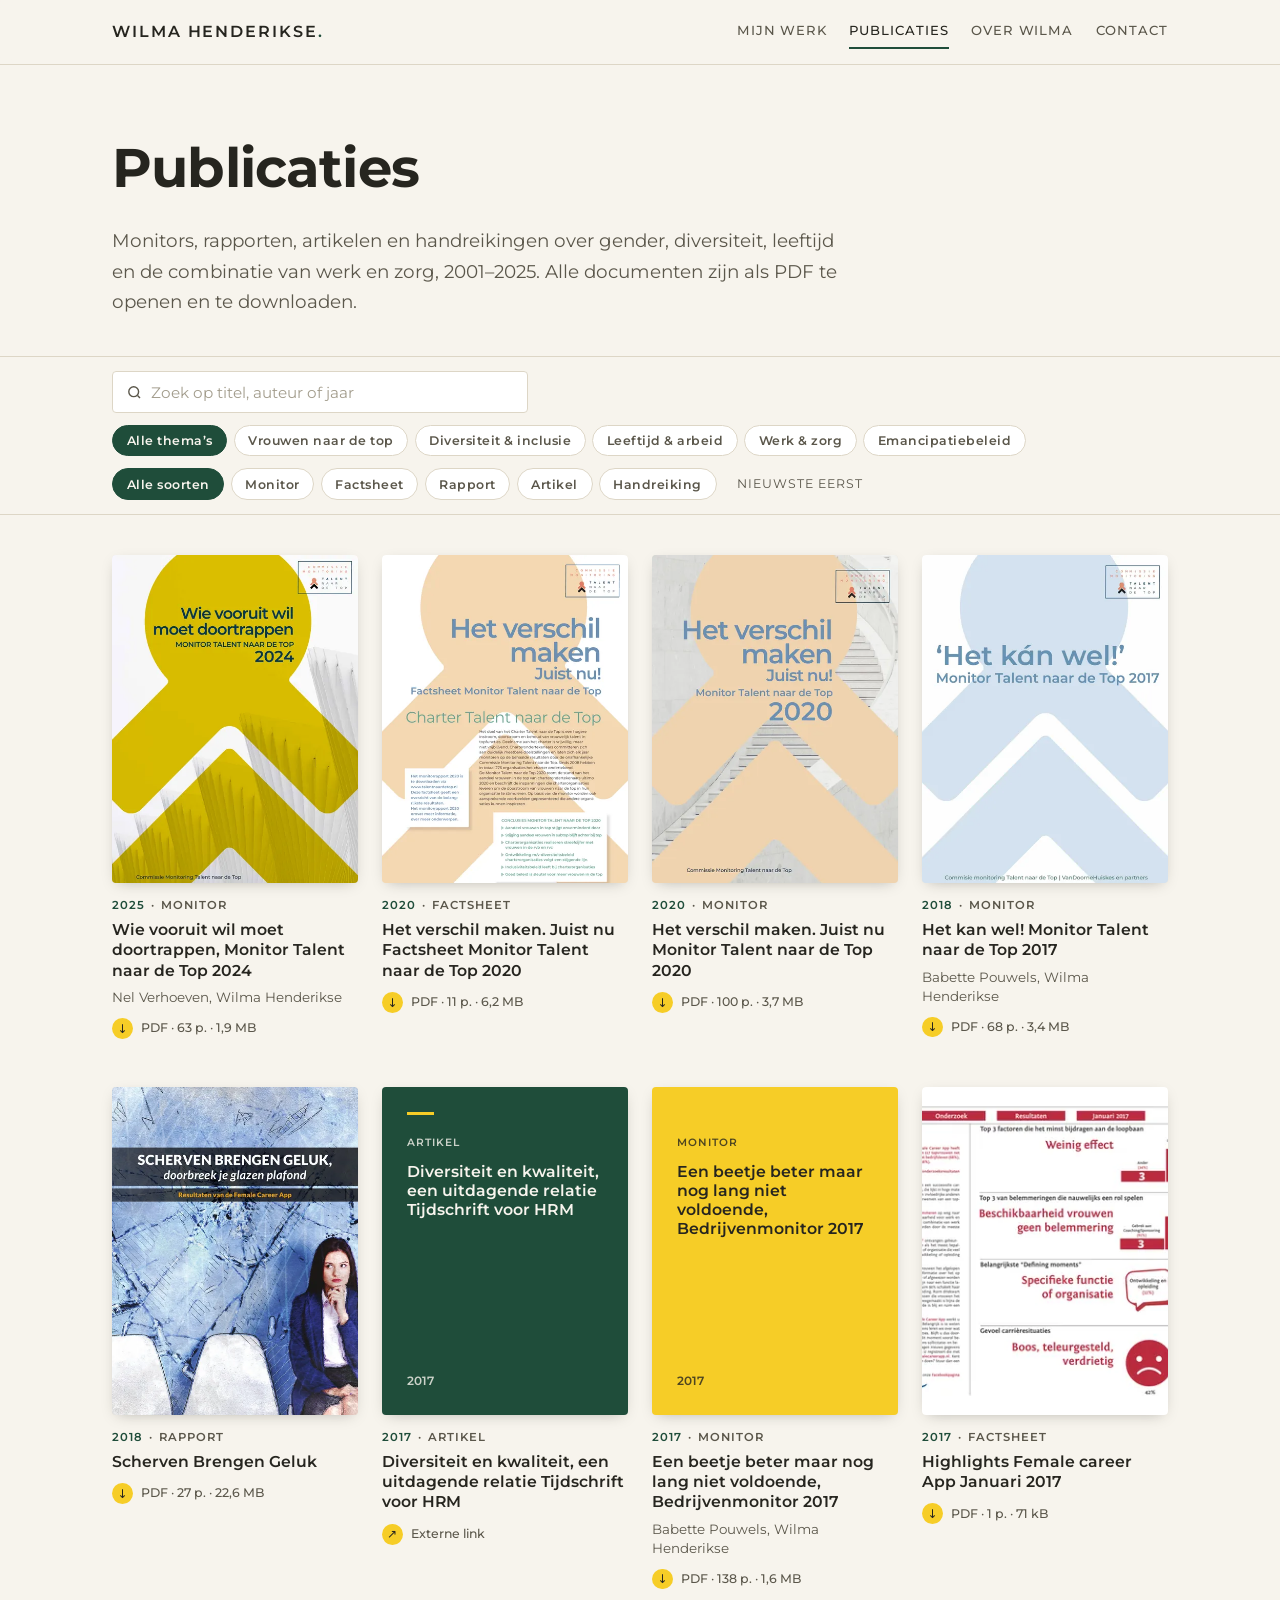
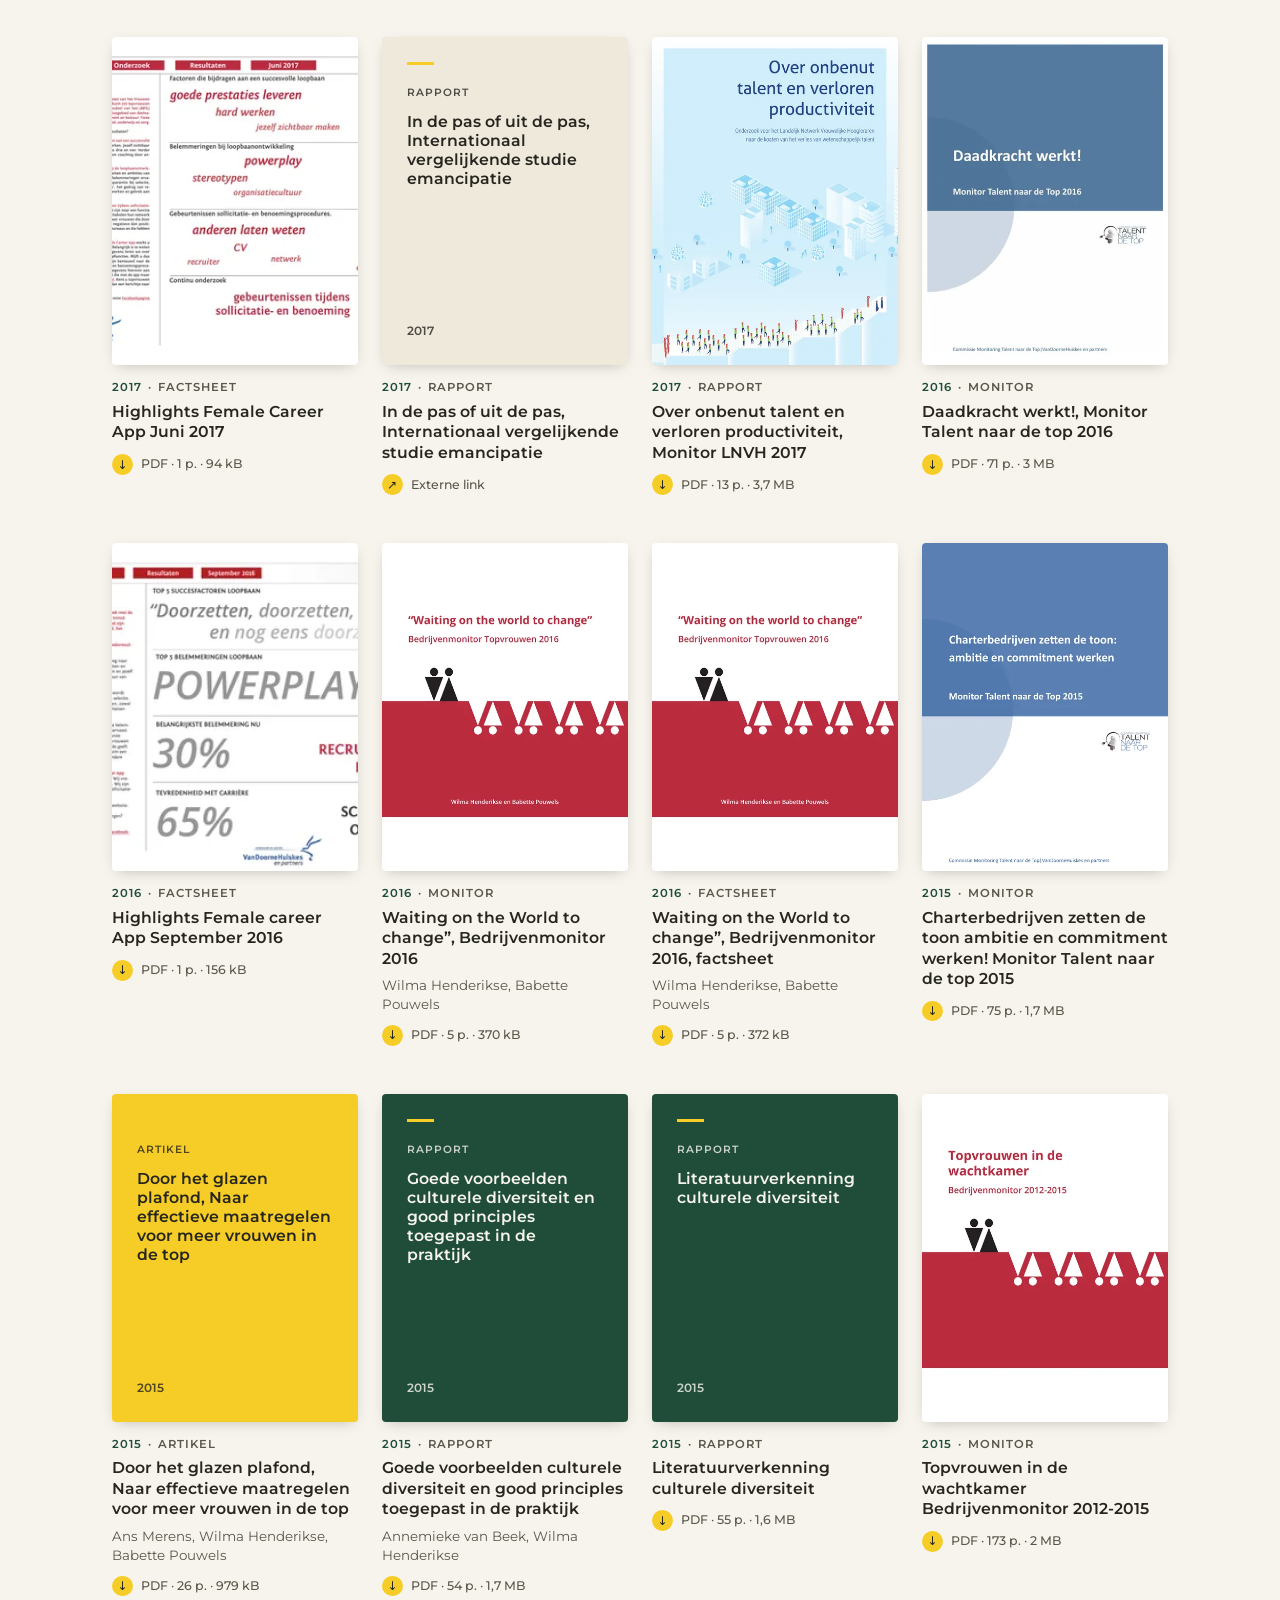
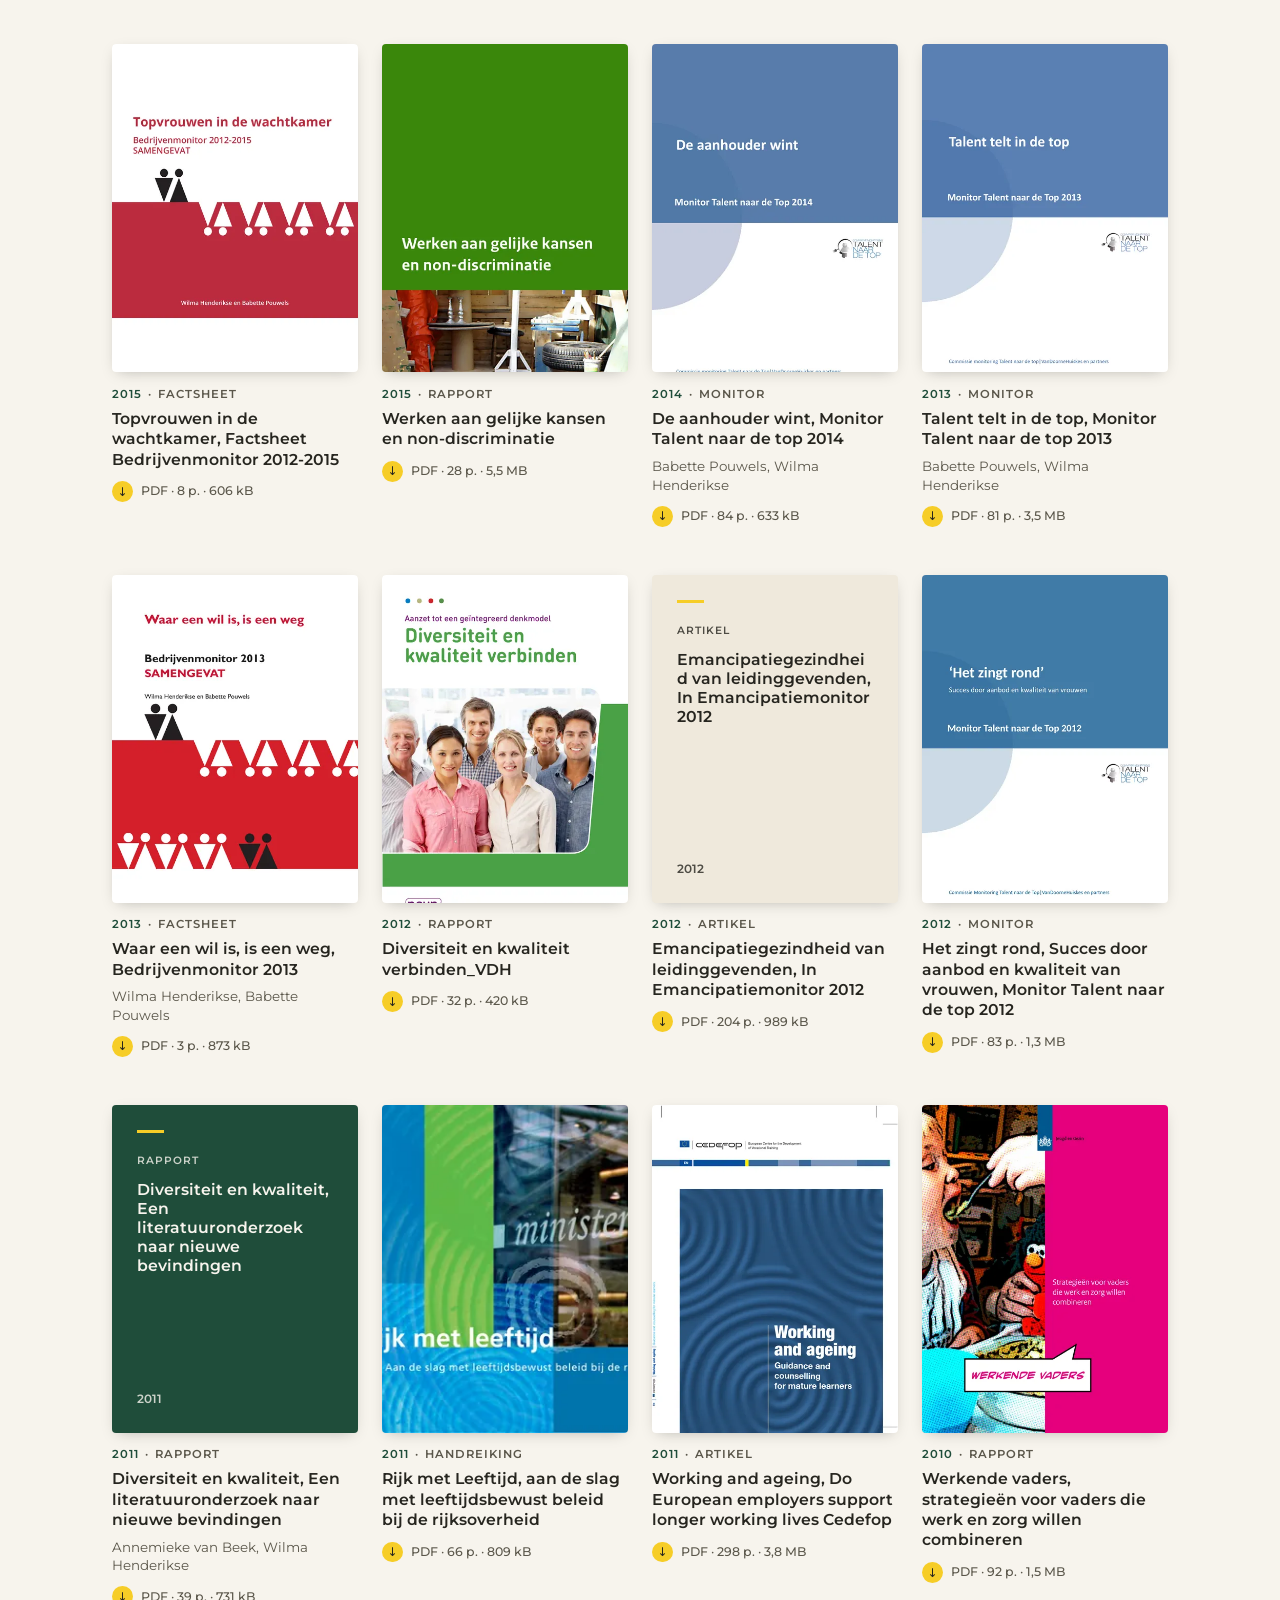
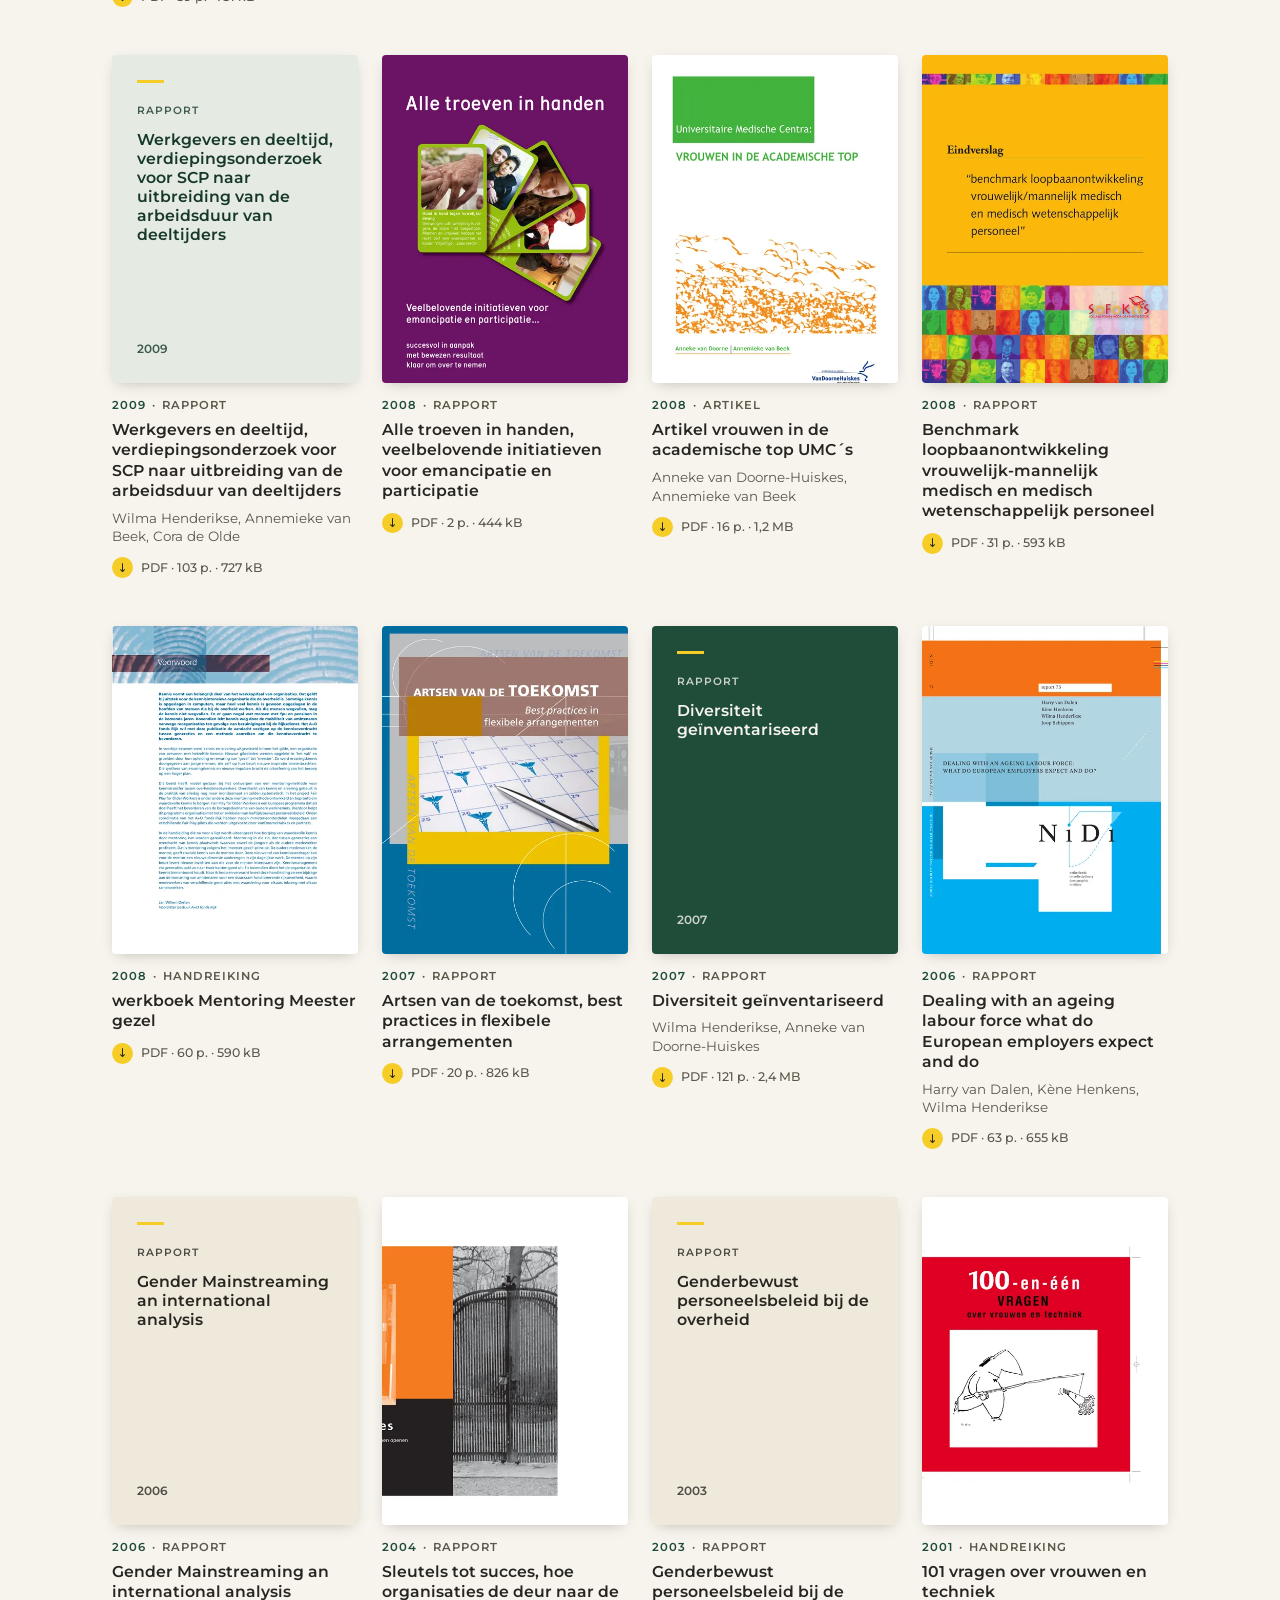
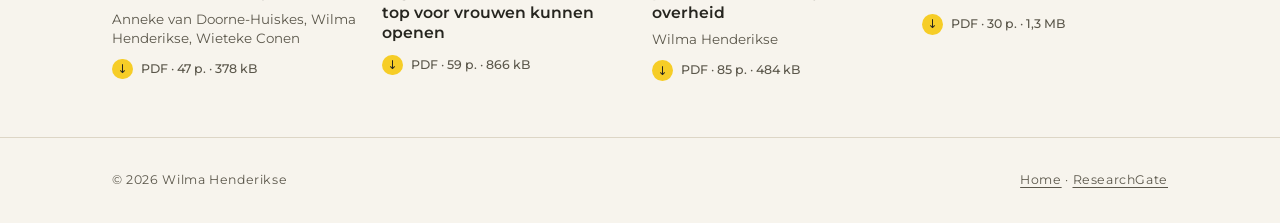
<file: publicaties/index.html>
<!DOCTYPE html>
<!-- GEGENEREERD door scripts/build-publicaties.mjs uit publicaties/publicaties.json — niet met de hand bewerken. -->
<html lang="nl">
<head>
  <meta charset="utf-8">
  <meta name="viewport" content="width=device-width, initial-scale=1">
  <title>Publicaties | Wilma Henderikse</title>
  <meta name="description" content="Publicaties van Wilma Henderikse, 2001–2025: monitors, rapporten, artikelen en handreikingen over gender, diversiteit, leeftijd en de combinatie van werk en zorg.">
  <link rel="canonical" href="https://wilmahenderikse.nl/publicaties/">
  <link rel="icon" type="image/svg+xml" href="../assets/img/favicon.svg">
  <link rel="stylesheet" href="../assets/css/style.css?v=c272-3">
  <meta property="og:type" content="website">
  <meta property="og:locale" content="nl_NL">
  <meta property="og:title" content="Publicaties | Wilma Henderikse">
  <meta property="og:url" content="https://wilmahenderikse.nl/publicaties/">
</head>
<body>

<header class="site-header">
  <div class="wrap">
    <a class="wordmark" href="../">Wilma Henderikse<span class="dot">.</span></a>
    <nav class="site-nav" aria-label="Hoofdmenu">
      <a href="../#werk">Mijn werk</a>
      <a href="./" aria-current="page">Publicaties</a>
      <a href="../#over">Over Wilma</a>
      <a href="../#contact">Contact</a>
    </nav>
  </div>
</header>

<main>

  <div class="page-head">
    <div class="wrap">
      <h1>Publicaties</h1>
      <p class="intro">Monitors, rapporten, artikelen en handreikingen over gender, diversiteit, leeftijd en de combinatie van werk en zorg, 2001–2025. Alle documenten zijn als PDF te openen en te downloaden.</p>
    </div>
  </div>

  <div class="pub-toolbar">
    <div class="wrap">
      <label class="search">
        <span class="visually-hidden">Zoeken in publicaties</span>
        <svg viewBox="0 0 24 24" aria-hidden="true"><circle cx="11" cy="11" r="7"/><path d="m20 20-3.5-3.5"/></svg>
        <input type="search" id="pub-filter" placeholder="Zoek op titel, auteur of jaar" autocomplete="off" aria-label="Zoeken in publicaties">
      </label>

      <div class="chips" role="group" aria-label="Thema">
        <button type="button" class="chip is-active" data-theme="" aria-pressed="true">Alle thema’s</button>
        <button type="button" class="chip" data-theme="top" aria-pressed="false">Vrouwen naar de top</button>
        <button type="button" class="chip" data-theme="diversiteit" aria-pressed="false">Diversiteit &amp; inclusie</button>
        <button type="button" class="chip" data-theme="leeftijd" aria-pressed="false">Leeftijd &amp; arbeid</button>
        <button type="button" class="chip" data-theme="werkzorg" aria-pressed="false">Werk &amp; zorg</button>
        <button type="button" class="chip" data-theme="beleid" aria-pressed="false">Emancipatiebeleid</button>
      </div>

      <div class="chips" role="group" aria-label="Soort publicatie">
        <button type="button" class="chip is-active" data-type="" aria-pressed="true">Alle soorten</button>
        <button type="button" class="chip" data-type="Monitor" aria-pressed="false">Monitor</button>
        <button type="button" class="chip" data-type="Factsheet" aria-pressed="false">Factsheet</button>
        <button type="button" class="chip" data-type="Rapport" aria-pressed="false">Rapport</button>
        <button type="button" class="chip" data-type="Artikel" aria-pressed="false">Artikel</button>
        <button type="button" class="chip" data-type="Handreiking" aria-pressed="false">Handreiking</button>
      </div>
      <span class="result-count" aria-live="polite"></span>
    </div>
  </div>

  <section class="pub-section">
    <div class="wrap">
      <ul class="pub-list grid">
      <li class="pub" data-year="2025" data-type="Monitor" data-themes="top">
        <a class="pub__link" href="pdf/monitor-talent-naar-de-top-2024.pdf">
          <span class="cover"><img src="covers/monitor-talent-naar-de-top-2024.webp" width="480" height="679" alt="" loading="lazy" decoding="async"></span>
          <span class="pub__body">
            <span class="pub__kicker"><span>2025</span><span aria-hidden="true">·</span><span>Monitor</span></span>
            <span class="pub__title">Wie vooruit wil moet doortrappen, Monitor Talent naar de Top 2024</span>
            <span class="pub__authors">Nel Verhoeven, Wilma Henderikse</span>
            <span class="pub__facts"><span class="pub__download" aria-hidden="true">↓</span>PDF · 63 p. · 1,9 MB</span>
          </span>
        </a>
      </li>
      <li class="pub" data-year="2020" data-type="Factsheet" data-themes="top">
        <a class="pub__link" href="pdf/monitor-talent-naar-de-top-2020-factsheet.pdf">
          <span class="cover"><img src="covers/monitor-talent-naar-de-top-2020-factsheet.webp" width="480" height="679" alt="" loading="lazy" decoding="async"></span>
          <span class="pub__body">
            <span class="pub__kicker"><span>2020</span><span aria-hidden="true">·</span><span>Factsheet</span></span>
            <span class="pub__title">Het verschil maken. Juist nu Factsheet Monitor Talent naar de Top 2020</span>
            
            <span class="pub__facts"><span class="pub__download" aria-hidden="true">↓</span>PDF · 11 p. · 6,2 MB</span>
          </span>
        </a>
      </li>
      <li class="pub" data-year="2020" data-type="Monitor" data-themes="top">
        <a class="pub__link" href="pdf/monitor-talent-naar-de-top-2020.pdf">
          <span class="cover"><img src="covers/monitor-talent-naar-de-top-2020.webp" width="480" height="680" alt="" loading="lazy" decoding="async"></span>
          <span class="pub__body">
            <span class="pub__kicker"><span>2020</span><span aria-hidden="true">·</span><span>Monitor</span></span>
            <span class="pub__title">Het verschil maken. Juist nu Monitor Talent naar de Top 2020</span>
            
            <span class="pub__facts"><span class="pub__download" aria-hidden="true">↓</span>PDF · 100 p. · 3,7 MB</span>
          </span>
        </a>
      </li>
      <li class="pub" data-year="2018" data-type="Monitor" data-themes="top">
        <a class="pub__link" href="pdf/monitor-talent-naar-de-top-2017.pdf">
          <span class="cover"><img src="covers/monitor-talent-naar-de-top-2017.webp" width="480" height="679" alt="" loading="lazy" decoding="async"></span>
          <span class="pub__body">
            <span class="pub__kicker"><span>2018</span><span aria-hidden="true">·</span><span>Monitor</span></span>
            <span class="pub__title">Het kan wel! Monitor Talent naar de Top 2017</span>
            <span class="pub__authors">Babette Pouwels, Wilma Henderikse</span>
            <span class="pub__facts"><span class="pub__download" aria-hidden="true">↓</span>PDF · 68 p. · 3,4 MB</span>
          </span>
        </a>
      </li>
      <li class="pub" data-year="2018" data-type="Rapport" data-themes="top">
        <a class="pub__link" href="pdf/scherven-brengen-geluk.pdf">
          <span class="cover"><img src="covers/scherven-brengen-geluk.webp" width="480" height="720" alt="" loading="lazy" decoding="async"></span>
          <span class="pub__body">
            <span class="pub__kicker"><span>2018</span><span aria-hidden="true">·</span><span>Rapport</span></span>
            <span class="pub__title">Scherven Brengen Geluk</span>
            
            <span class="pub__facts"><span class="pub__download" aria-hidden="true">↓</span>PDF · 27 p. · 22,6 MB</span>
          </span>
        </a>
      </li>
      <li class="pub" data-year="2017" data-type="Artikel" data-themes="diversiteit">
        <a class="pub__link" href="http://vandoornehuiskes.eu/wp-content/uploads/2017/08/Diversiteit-en-kwaliteit-een-uitdagende-relatie-Tijdschrift-voor-HRM.pdf" rel="noopener">
          <span class="cover cover--set cover--diversiteit" aria-hidden="true"><span class="cover__type">Artikel</span><span class="cover__title">Diversiteit en kwaliteit, een uitdagende relatie Tijdschrift voor HRM</span><span class="cover__year">2017</span></span>
          <span class="pub__body">
            <span class="pub__kicker"><span>2017</span><span aria-hidden="true">·</span><span>Artikel</span></span>
            <span class="pub__title">Diversiteit en kwaliteit, een uitdagende relatie Tijdschrift voor HRM</span>
            
            <span class="pub__facts"><span class="pub__download" aria-hidden="true">↗</span>Externe link</span>
          </span>
        </a>
      </li>
      <li class="pub" data-year="2017" data-type="Monitor" data-themes="top">
        <a class="pub__link" href="pdf/bedrijvenmonitor-2017.pdf">
          <span class="cover cover--set cover--top" aria-hidden="true"><span class="cover__type">Monitor</span><span class="cover__title">Een beetje beter maar nog lang niet voldoende, Bedrijvenmonitor 2017</span><span class="cover__year">2017</span></span>
          <span class="pub__body">
            <span class="pub__kicker"><span>2017</span><span aria-hidden="true">·</span><span>Monitor</span></span>
            <span class="pub__title">Een beetje beter maar nog lang niet voldoende, Bedrijvenmonitor 2017</span>
            <span class="pub__authors">Babette Pouwels, Wilma Henderikse</span>
            <span class="pub__facts"><span class="pub__download" aria-hidden="true">↓</span>PDF · 138 p. · 1,6 MB</span>
          </span>
        </a>
      </li>
      <li class="pub" data-year="2017" data-type="Factsheet" data-themes="top">
        <a class="pub__link" href="pdf/highlights-female-career-app-2017-01.pdf">
          <span class="cover"><img src="covers/highlights-female-career-app-2017-01.webp" width="480" height="340" alt="" loading="lazy" decoding="async"></span>
          <span class="pub__body">
            <span class="pub__kicker"><span>2017</span><span aria-hidden="true">·</span><span>Factsheet</span></span>
            <span class="pub__title">Highlights Female career App Januari 2017</span>
            
            <span class="pub__facts"><span class="pub__download" aria-hidden="true">↓</span>PDF · 1 p. · 71 kB</span>
          </span>
        </a>
      </li>
      <li class="pub" data-year="2017" data-type="Factsheet" data-themes="top">
        <a class="pub__link" href="pdf/highlights-female-career-app-2017-06.pdf">
          <span class="cover"><img src="covers/highlights-female-career-app-2017-06.webp" width="480" height="340" alt="" loading="lazy" decoding="async"></span>
          <span class="pub__body">
            <span class="pub__kicker"><span>2017</span><span aria-hidden="true">·</span><span>Factsheet</span></span>
            <span class="pub__title">Highlights Female Career App Juni 2017</span>
            
            <span class="pub__facts"><span class="pub__download" aria-hidden="true">↓</span>PDF · 1 p. · 94 kB</span>
          </span>
        </a>
      </li>
      <li class="pub" data-year="2017" data-type="Rapport" data-themes="beleid">
        <a class="pub__link" href="http://vandoornehuiskes.eu/wp-content/uploads/2017/08/In-de-pas-of-uit-de-pas-Internationaal-vergelijkende-studie-emancipatie.pdf" rel="noopener">
          <span class="cover cover--set cover--beleid" aria-hidden="true"><span class="cover__type">Rapport</span><span class="cover__title">In de pas of uit de pas, Internationaal vergelijkende studie emancipatie</span><span class="cover__year">2017</span></span>
          <span class="pub__body">
            <span class="pub__kicker"><span>2017</span><span aria-hidden="true">·</span><span>Rapport</span></span>
            <span class="pub__title">In de pas of uit de pas, Internationaal vergelijkende studie emancipatie</span>
            
            <span class="pub__facts"><span class="pub__download" aria-hidden="true">↗</span>Externe link</span>
          </span>
        </a>
      </li>
      <li class="pub" data-year="2017" data-type="Rapport" data-themes="top">
        <a class="pub__link" href="pdf/monitor-lnvh-2017.pdf">
          <span class="cover"><img src="covers/monitor-lnvh-2017.webp" width="480" height="679" alt="" loading="lazy" decoding="async"></span>
          <span class="pub__body">
            <span class="pub__kicker"><span>2017</span><span aria-hidden="true">·</span><span>Rapport</span></span>
            <span class="pub__title">Over onbenut talent en verloren productiviteit, Monitor LNVH 2017</span>
            
            <span class="pub__facts"><span class="pub__download" aria-hidden="true">↓</span>PDF · 13 p. · 3,7 MB</span>
          </span>
        </a>
      </li>
      <li class="pub" data-year="2016" data-type="Monitor" data-themes="top">
        <a class="pub__link" href="pdf/monitor-talent-naar-de-top-2016.pdf">
          <span class="cover"><img src="covers/monitor-talent-naar-de-top-2016.webp" width="480" height="680" alt="" loading="lazy" decoding="async"></span>
          <span class="pub__body">
            <span class="pub__kicker"><span>2016</span><span aria-hidden="true">·</span><span>Monitor</span></span>
            <span class="pub__title">Daadkracht werkt!, Monitor Talent naar de top 2016</span>
            
            <span class="pub__facts"><span class="pub__download" aria-hidden="true">↓</span>PDF · 71 p. · 3 MB</span>
          </span>
        </a>
      </li>
      <li class="pub" data-year="2016" data-type="Factsheet" data-themes="top">
        <a class="pub__link" href="pdf/highlights-female-career-app-2016-09.pdf">
          <span class="cover"><img src="covers/highlights-female-career-app-2016-09.webp" width="480" height="287" alt="" loading="lazy" decoding="async"></span>
          <span class="pub__body">
            <span class="pub__kicker"><span>2016</span><span aria-hidden="true">·</span><span>Factsheet</span></span>
            <span class="pub__title">Highlights Female career App September 2016</span>
            
            <span class="pub__facts"><span class="pub__download" aria-hidden="true">↓</span>PDF · 1 p. · 156 kB</span>
          </span>
        </a>
      </li>
      <li class="pub" data-year="2016" data-type="Monitor" data-themes="top">
        <a class="pub__link" href="pdf/bedrijvenmonitor-2016.pdf">
          <span class="cover"><img src="covers/bedrijvenmonitor-2016.webp" width="480" height="679" alt="" loading="lazy" decoding="async"></span>
          <span class="pub__body">
            <span class="pub__kicker"><span>2016</span><span aria-hidden="true">·</span><span>Monitor</span></span>
            <span class="pub__title">Waiting on the World to change”, Bedrijvenmonitor 2016</span>
            <span class="pub__authors">Wilma Henderikse, Babette Pouwels</span>
            <span class="pub__facts"><span class="pub__download" aria-hidden="true">↓</span>PDF · 5 p. · 370 kB</span>
          </span>
        </a>
      </li>
      <li class="pub" data-year="2016" data-type="Factsheet" data-themes="top">
        <a class="pub__link" href="pdf/bedrijvenmonitor-2016-factsheet.pdf">
          <span class="cover"><img src="covers/bedrijvenmonitor-2016-factsheet.webp" width="480" height="679" alt="" loading="lazy" decoding="async"></span>
          <span class="pub__body">
            <span class="pub__kicker"><span>2016</span><span aria-hidden="true">·</span><span>Factsheet</span></span>
            <span class="pub__title">Waiting on the World to change”, Bedrijvenmonitor 2016, factsheet</span>
            <span class="pub__authors">Wilma Henderikse, Babette Pouwels</span>
            <span class="pub__facts"><span class="pub__download" aria-hidden="true">↓</span>PDF · 5 p. · 372 kB</span>
          </span>
        </a>
      </li>
      <li class="pub" data-year="2015" data-type="Monitor" data-themes="top">
        <a class="pub__link" href="pdf/monitor-talent-naar-de-top-2015.pdf">
          <span class="cover"><img src="covers/monitor-talent-naar-de-top-2015.webp" width="480" height="679" alt="" loading="lazy" decoding="async"></span>
          <span class="pub__body">
            <span class="pub__kicker"><span>2015</span><span aria-hidden="true">·</span><span>Monitor</span></span>
            <span class="pub__title">Charterbedrijven zetten de toon ambitie en commitment werken! Monitor Talent naar de top 2015</span>
            
            <span class="pub__facts"><span class="pub__download" aria-hidden="true">↓</span>PDF · 75 p. · 1,7 MB</span>
          </span>
        </a>
      </li>
      <li class="pub" data-year="2015" data-type="Artikel" data-themes="top">
        <a class="pub__link" href="pdf/door-het-glazen-plafond.pdf">
          <span class="cover cover--set cover--top" aria-hidden="true"><span class="cover__type">Artikel</span><span class="cover__title">Door het glazen plafond, Naar effectieve maatregelen voor meer vrouwen in de top</span><span class="cover__year">2015</span></span>
          <span class="pub__body">
            <span class="pub__kicker"><span>2015</span><span aria-hidden="true">·</span><span>Artikel</span></span>
            <span class="pub__title">Door het glazen plafond, Naar effectieve maatregelen voor meer vrouwen in de top</span>
            <span class="pub__authors">Ans Merens, Wilma Henderikse, Babette Pouwels</span>
            <span class="pub__facts"><span class="pub__download" aria-hidden="true">↓</span>PDF · 26 p. · 979 kB</span>
          </span>
        </a>
      </li>
      <li class="pub" data-year="2015" data-type="Rapport" data-themes="diversiteit">
        <a class="pub__link" href="pdf/goede-voorbeelden-culturele-diversiteit.pdf">
          <span class="cover cover--set cover--diversiteit" aria-hidden="true"><span class="cover__type">Rapport</span><span class="cover__title">Goede voorbeelden culturele diversiteit en good principles toegepast in de praktijk</span><span class="cover__year">2015</span></span>
          <span class="pub__body">
            <span class="pub__kicker"><span>2015</span><span aria-hidden="true">·</span><span>Rapport</span></span>
            <span class="pub__title">Goede voorbeelden culturele diversiteit en good principles toegepast in de praktijk</span>
            <span class="pub__authors">Annemieke van Beek, Wilma Henderikse</span>
            <span class="pub__facts"><span class="pub__download" aria-hidden="true">↓</span>PDF · 54 p. · 1,7 MB</span>
          </span>
        </a>
      </li>
      <li class="pub" data-year="2015" data-type="Rapport" data-themes="diversiteit">
        <a class="pub__link" href="pdf/literatuurverkenning-culturele-diversiteit.pdf">
          <span class="cover cover--set cover--diversiteit" aria-hidden="true"><span class="cover__type">Rapport</span><span class="cover__title">Literatuurverkenning culturele diversiteit</span><span class="cover__year">2015</span></span>
          <span class="pub__body">
            <span class="pub__kicker"><span>2015</span><span aria-hidden="true">·</span><span>Rapport</span></span>
            <span class="pub__title">Literatuurverkenning culturele diversiteit</span>
            
            <span class="pub__facts"><span class="pub__download" aria-hidden="true">↓</span>PDF · 55 p. · 1,6 MB</span>
          </span>
        </a>
      </li>
      <li class="pub" data-year="2015" data-type="Monitor" data-themes="top">
        <a class="pub__link" href="pdf/bedrijvenmonitor-2012-2015.pdf">
          <span class="cover"><img src="covers/bedrijvenmonitor-2012-2015.webp" width="480" height="679" alt="" loading="lazy" decoding="async"></span>
          <span class="pub__body">
            <span class="pub__kicker"><span>2015</span><span aria-hidden="true">·</span><span>Monitor</span></span>
            <span class="pub__title">Topvrouwen in de wachtkamer Bedrijvenmonitor 2012-2015</span>
            
            <span class="pub__facts"><span class="pub__download" aria-hidden="true">↓</span>PDF · 173 p. · 2 MB</span>
          </span>
        </a>
      </li>
      <li class="pub" data-year="2015" data-type="Factsheet" data-themes="top">
        <a class="pub__link" href="pdf/bedrijvenmonitor-2012-2015-factsheet.pdf">
          <span class="cover"><img src="covers/bedrijvenmonitor-2012-2015-factsheet.webp" width="480" height="679" alt="" loading="lazy" decoding="async"></span>
          <span class="pub__body">
            <span class="pub__kicker"><span>2015</span><span aria-hidden="true">·</span><span>Factsheet</span></span>
            <span class="pub__title">Topvrouwen in de wachtkamer, Factsheet Bedrijvenmonitor 2012-2015</span>
            
            <span class="pub__facts"><span class="pub__download" aria-hidden="true">↓</span>PDF · 8 p. · 606 kB</span>
          </span>
        </a>
      </li>
      <li class="pub" data-year="2015" data-type="Rapport" data-themes="diversiteit">
        <a class="pub__link" href="pdf/werken-aan-gelijke-kansen-en-non-discriminatie.pdf">
          <span class="cover"><img src="covers/werken-aan-gelijke-kansen-en-non-discriminatie.webp" width="480" height="960" alt="" loading="lazy" decoding="async"></span>
          <span class="pub__body">
            <span class="pub__kicker"><span>2015</span><span aria-hidden="true">·</span><span>Rapport</span></span>
            <span class="pub__title">Werken aan gelijke kansen en non-discriminatie</span>
            
            <span class="pub__facts"><span class="pub__download" aria-hidden="true">↓</span>PDF · 28 p. · 5,5 MB</span>
          </span>
        </a>
      </li>
      <li class="pub" data-year="2014" data-type="Monitor" data-themes="top">
        <a class="pub__link" href="pdf/monitor-talent-naar-de-top-2014.pdf">
          <span class="cover"><img src="covers/monitor-talent-naar-de-top-2014.webp" width="480" height="699" alt="" loading="lazy" decoding="async"></span>
          <span class="pub__body">
            <span class="pub__kicker"><span>2014</span><span aria-hidden="true">·</span><span>Monitor</span></span>
            <span class="pub__title">De aanhouder wint, Monitor Talent naar de top 2014</span>
            <span class="pub__authors">Babette Pouwels, Wilma Henderikse</span>
            <span class="pub__facts"><span class="pub__download" aria-hidden="true">↓</span>PDF · 84 p. · 633 kB</span>
          </span>
        </a>
      </li>
      <li class="pub" data-year="2013" data-type="Monitor" data-themes="top">
        <a class="pub__link" href="pdf/monitor-talent-naar-de-top-2013.pdf">
          <span class="cover"><img src="covers/monitor-talent-naar-de-top-2013.webp" width="480" height="679" alt="" loading="lazy" decoding="async"></span>
          <span class="pub__body">
            <span class="pub__kicker"><span>2013</span><span aria-hidden="true">·</span><span>Monitor</span></span>
            <span class="pub__title">Talent telt in de top, Monitor Talent naar de top 2013</span>
            <span class="pub__authors">Babette Pouwels, Wilma Henderikse</span>
            <span class="pub__facts"><span class="pub__download" aria-hidden="true">↓</span>PDF · 81 p. · 3,5 MB</span>
          </span>
        </a>
      </li>
      <li class="pub" data-year="2013" data-type="Factsheet" data-themes="top">
        <a class="pub__link" href="pdf/bedrijvenmonitor-2013-factsheet.pdf">
          <span class="cover"><img src="covers/bedrijvenmonitor-2013-factsheet.webp" width="480" height="621" alt="" loading="lazy" decoding="async"></span>
          <span class="pub__body">
            <span class="pub__kicker"><span>2013</span><span aria-hidden="true">·</span><span>Factsheet</span></span>
            <span class="pub__title">Waar een wil is, is een weg, Bedrijvenmonitor 2013</span>
            <span class="pub__authors">Wilma Henderikse, Babette Pouwels</span>
            <span class="pub__facts"><span class="pub__download" aria-hidden="true">↓</span>PDF · 3 p. · 873 kB</span>
          </span>
        </a>
      </li>
      <li class="pub" data-year="2012" data-type="Rapport" data-themes="diversiteit">
        <a class="pub__link" href="pdf/diversiteit-en-kwaliteit-verbinden.pdf">
          <span class="cover"><img src="covers/diversiteit-en-kwaliteit-verbinden.webp" width="480" height="679" alt="" loading="lazy" decoding="async"></span>
          <span class="pub__body">
            <span class="pub__kicker"><span>2012</span><span aria-hidden="true">·</span><span>Rapport</span></span>
            <span class="pub__title">Diversiteit en kwaliteit verbinden_VDH</span>
            
            <span class="pub__facts"><span class="pub__download" aria-hidden="true">↓</span>PDF · 32 p. · 420 kB</span>
          </span>
        </a>
      </li>
      <li class="pub" data-year="2012" data-type="Artikel" data-themes="beleid">
        <a class="pub__link" href="pdf/emancipatiegezindheid-van-leidinggevenden.pdf">
          <span class="cover cover--set cover--beleid" aria-hidden="true"><span class="cover__type">Artikel</span><span class="cover__title">Emancipatiegezindheid van leidinggevenden, In Emancipatiemonitor 2012</span><span class="cover__year">2012</span></span>
          <span class="pub__body">
            <span class="pub__kicker"><span>2012</span><span aria-hidden="true">·</span><span>Artikel</span></span>
            <span class="pub__title">Emancipatiegezindheid van leidinggevenden, In Emancipatiemonitor 2012</span>
            
            <span class="pub__facts"><span class="pub__download" aria-hidden="true">↓</span>PDF · 204 p. · 989 kB</span>
          </span>
        </a>
      </li>
      <li class="pub" data-year="2012" data-type="Monitor" data-themes="top">
        <a class="pub__link" href="pdf/monitor-talent-naar-de-top-2012.pdf">
          <span class="cover"><img src="covers/monitor-talent-naar-de-top-2012.webp" width="480" height="679" alt="" loading="lazy" decoding="async"></span>
          <span class="pub__body">
            <span class="pub__kicker"><span>2012</span><span aria-hidden="true">·</span><span>Monitor</span></span>
            <span class="pub__title">Het zingt rond, Succes door aanbod en kwaliteit van vrouwen, Monitor Talent naar de top 2012</span>
            
            <span class="pub__facts"><span class="pub__download" aria-hidden="true">↓</span>PDF · 83 p. · 1,3 MB</span>
          </span>
        </a>
      </li>
      <li class="pub" data-year="2011" data-type="Rapport" data-themes="diversiteit">
        <a class="pub__link" href="pdf/diversiteit-en-kwaliteit-literatuuronderzoek.pdf">
          <span class="cover cover--set cover--diversiteit" aria-hidden="true"><span class="cover__type">Rapport</span><span class="cover__title">Diversiteit en kwaliteit, Een literatuuronderzoek naar nieuwe bevindingen</span><span class="cover__year">2011</span></span>
          <span class="pub__body">
            <span class="pub__kicker"><span>2011</span><span aria-hidden="true">·</span><span>Rapport</span></span>
            <span class="pub__title">Diversiteit en kwaliteit, Een literatuuronderzoek naar nieuwe bevindingen</span>
            <span class="pub__authors">Annemieke van Beek, Wilma Henderikse</span>
            <span class="pub__facts"><span class="pub__download" aria-hidden="true">↓</span>PDF · 39 p. · 731 kB</span>
          </span>
        </a>
      </li>
      <li class="pub" data-year="2011" data-type="Handreiking" data-themes="leeftijd">
        <a class="pub__link" href="pdf/rijk-met-leeftijd.pdf">
          <span class="cover"><img src="covers/rijk-met-leeftijd.webp" width="480" height="338" alt="" loading="lazy" decoding="async"></span>
          <span class="pub__body">
            <span class="pub__kicker"><span>2011</span><span aria-hidden="true">·</span><span>Handreiking</span></span>
            <span class="pub__title">Rijk met Leeftijd, aan de slag met leeftijdsbewust beleid bij de rijksoverheid</span>
            
            <span class="pub__facts"><span class="pub__download" aria-hidden="true">↓</span>PDF · 66 p. · 809 kB</span>
          </span>
        </a>
      </li>
      <li class="pub" data-year="2011" data-type="Artikel" data-themes="leeftijd">
        <a class="pub__link" href="pdf/working-and-ageing-cedefop.pdf">
          <span class="cover"><img src="covers/working-and-ageing-cedefop.webp" width="480" height="661" alt="" loading="lazy" decoding="async"></span>
          <span class="pub__body">
            <span class="pub__kicker"><span>2011</span><span aria-hidden="true">·</span><span>Artikel</span></span>
            <span class="pub__title">Working and ageing, Do European employers support longer working lives Cedefop</span>
            
            <span class="pub__facts"><span class="pub__download" aria-hidden="true">↓</span>PDF · 298 p. · 3,8 MB</span>
          </span>
        </a>
      </li>
      <li class="pub" data-year="2010" data-type="Rapport" data-themes="werkzorg">
        <a class="pub__link" href="pdf/werkende-vaders.pdf">
          <span class="cover"><img src="covers/werkende-vaders.webp" width="480" height="679" alt="" loading="lazy" decoding="async"></span>
          <span class="pub__body">
            <span class="pub__kicker"><span>2010</span><span aria-hidden="true">·</span><span>Rapport</span></span>
            <span class="pub__title">Werkende vaders, strategieën voor vaders die werk en zorg willen combineren</span>
            
            <span class="pub__facts"><span class="pub__download" aria-hidden="true">↓</span>PDF · 92 p. · 1,5 MB</span>
          </span>
        </a>
      </li>
      <li class="pub" data-year="2009" data-type="Rapport" data-themes="werkzorg">
        <a class="pub__link" href="pdf/werkgevers-en-deeltijd.pdf">
          <span class="cover cover--set cover--werkzorg" aria-hidden="true"><span class="cover__type">Rapport</span><span class="cover__title">Werkgevers en deeltijd, verdiepingsonderzoek voor SCP naar uitbreiding van de arbeidsduur van deeltijders</span><span class="cover__year">2009</span></span>
          <span class="pub__body">
            <span class="pub__kicker"><span>2009</span><span aria-hidden="true">·</span><span>Rapport</span></span>
            <span class="pub__title">Werkgevers en deeltijd, verdiepingsonderzoek voor SCP naar uitbreiding van de arbeidsduur van deeltijders</span>
            <span class="pub__authors">Wilma Henderikse, Annemieke van Beek, Cora de Olde</span>
            <span class="pub__facts"><span class="pub__download" aria-hidden="true">↓</span>PDF · 103 p. · 727 kB</span>
          </span>
        </a>
      </li>
      <li class="pub" data-year="2008" data-type="Rapport" data-themes="beleid">
        <a class="pub__link" href="pdf/alle-troeven-in-handen.pdf">
          <span class="cover"><img src="covers/alle-troeven-in-handen.webp" width="480" height="679" alt="" loading="lazy" decoding="async"></span>
          <span class="pub__body">
            <span class="pub__kicker"><span>2008</span><span aria-hidden="true">·</span><span>Rapport</span></span>
            <span class="pub__title">Alle troeven in handen, veelbelovende initiatieven voor emancipatie en participatie</span>
            
            <span class="pub__facts"><span class="pub__download" aria-hidden="true">↓</span>PDF · 2 p. · 444 kB</span>
          </span>
        </a>
      </li>
      <li class="pub" data-year="2008" data-type="Artikel" data-themes="top">
        <a class="pub__link" href="pdf/vrouwen-in-de-academische-top-umcs.pdf">
          <span class="cover"><img src="covers/vrouwen-in-de-academische-top-umcs.webp" width="480" height="679" alt="" loading="lazy" decoding="async"></span>
          <span class="pub__body">
            <span class="pub__kicker"><span>2008</span><span aria-hidden="true">·</span><span>Artikel</span></span>
            <span class="pub__title">Artikel vrouwen in de academische top UMC´s</span>
            <span class="pub__authors">Anneke van Doorne-Huiskes, Annemieke van Beek</span>
            <span class="pub__facts"><span class="pub__download" aria-hidden="true">↓</span>PDF · 16 p. · 1,2 MB</span>
          </span>
        </a>
      </li>
      <li class="pub" data-year="2008" data-type="Rapport" data-themes="top">
        <a class="pub__link" href="pdf/benchmark-loopbaanontwikkeling-medisch-personeel.pdf">
          <span class="cover"><img src="covers/benchmark-loopbaanontwikkeling-medisch-personeel.webp" width="480" height="678" alt="" loading="lazy" decoding="async"></span>
          <span class="pub__body">
            <span class="pub__kicker"><span>2008</span><span aria-hidden="true">·</span><span>Rapport</span></span>
            <span class="pub__title">Benchmark loopbaanontwikkeling vrouwelijk-mannelijk medisch en medisch wetenschappelijk personeel</span>
            
            <span class="pub__facts"><span class="pub__download" aria-hidden="true">↓</span>PDF · 31 p. · 593 kB</span>
          </span>
        </a>
      </li>
      <li class="pub" data-year="2008" data-type="Handreiking" data-themes="leeftijd">
        <a class="pub__link" href="pdf/werkboek-mentoring-meester-gezel.pdf">
          <span class="cover"><img src="covers/werkboek-mentoring-meester-gezel.webp" width="480" height="679" alt="" loading="lazy" decoding="async"></span>
          <span class="pub__body">
            <span class="pub__kicker"><span>2008</span><span aria-hidden="true">·</span><span>Handreiking</span></span>
            <span class="pub__title">werkboek Mentoring Meester gezel</span>
            
            <span class="pub__facts"><span class="pub__download" aria-hidden="true">↓</span>PDF · 60 p. · 590 kB</span>
          </span>
        </a>
      </li>
      <li class="pub" data-year="2007" data-type="Rapport" data-themes="werkzorg">
        <a class="pub__link" href="pdf/artsen-van-de-toekomst.pdf">
          <span class="cover"><img src="covers/artsen-van-de-toekomst.webp" width="480" height="640" alt="" loading="lazy" decoding="async"></span>
          <span class="pub__body">
            <span class="pub__kicker"><span>2007</span><span aria-hidden="true">·</span><span>Rapport</span></span>
            <span class="pub__title">Artsen van de toekomst, best practices in flexibele arrangementen</span>
            
            <span class="pub__facts"><span class="pub__download" aria-hidden="true">↓</span>PDF · 20 p. · 826 kB</span>
          </span>
        </a>
      </li>
      <li class="pub" data-year="2007" data-type="Rapport" data-themes="diversiteit">
        <a class="pub__link" href="pdf/diversiteit-geinventariseerd.pdf">
          <span class="cover cover--set cover--diversiteit" aria-hidden="true"><span class="cover__type">Rapport</span><span class="cover__title">Diversiteit geïnventariseerd</span><span class="cover__year">2007</span></span>
          <span class="pub__body">
            <span class="pub__kicker"><span>2007</span><span aria-hidden="true">·</span><span>Rapport</span></span>
            <span class="pub__title">Diversiteit geïnventariseerd</span>
            <span class="pub__authors">Wilma Henderikse, Anneke van Doorne-Huiskes</span>
            <span class="pub__facts"><span class="pub__download" aria-hidden="true">↓</span>PDF · 121 p. · 2,4 MB</span>
          </span>
        </a>
      </li>
      <li class="pub" data-year="2006" data-type="Rapport" data-themes="leeftijd">
        <a class="pub__link" href="pdf/dealing-with-an-ageing-labour-force.pdf">
          <span class="cover"><img src="covers/dealing-with-an-ageing-labour-force.webp" width="480" height="700" alt="" loading="lazy" decoding="async"></span>
          <span class="pub__body">
            <span class="pub__kicker"><span>2006</span><span aria-hidden="true">·</span><span>Rapport</span></span>
            <span class="pub__title">Dealing with an ageing labour force what do European employers expect and do</span>
            <span class="pub__authors">Harry van Dalen, Kène Henkens, Wilma Henderikse</span>
            <span class="pub__facts"><span class="pub__download" aria-hidden="true">↓</span>PDF · 63 p. · 655 kB</span>
          </span>
        </a>
      </li>
      <li class="pub" data-year="2006" data-type="Rapport" data-themes="beleid">
        <a class="pub__link" href="pdf/gender-mainstreaming.pdf">
          <span class="cover cover--set cover--beleid" aria-hidden="true"><span class="cover__type">Rapport</span><span class="cover__title">Gender Mainstreaming an international analysis</span><span class="cover__year">2006</span></span>
          <span class="pub__body">
            <span class="pub__kicker"><span>2006</span><span aria-hidden="true">·</span><span>Rapport</span></span>
            <span class="pub__title">Gender Mainstreaming an international analysis</span>
            <span class="pub__authors">Anneke van Doorne-Huiskes, Wilma Henderikse, Wieteke Conen</span>
            <span class="pub__facts"><span class="pub__download" aria-hidden="true">↓</span>PDF · 47 p. · 378 kB</span>
          </span>
        </a>
      </li>
      <li class="pub" data-year="2004" data-type="Rapport" data-themes="top">
        <a class="pub__link" href="pdf/sleutels-tot-succes.pdf">
          <span class="cover"><img src="covers/sleutels-tot-succes.webp" width="480" height="679" alt="" loading="lazy" decoding="async"></span>
          <span class="pub__body">
            <span class="pub__kicker"><span>2004</span><span aria-hidden="true">·</span><span>Rapport</span></span>
            <span class="pub__title">Sleutels tot succes, hoe organisaties de deur naar de top voor vrouwen kunnen openen</span>
            
            <span class="pub__facts"><span class="pub__download" aria-hidden="true">↓</span>PDF · 59 p. · 866 kB</span>
          </span>
        </a>
      </li>
      <li class="pub" data-year="2003" data-type="Rapport" data-themes="beleid">
        <a class="pub__link" href="pdf/genderbewust-personeelsbeleid-bij-de-overheid.pdf">
          <span class="cover cover--set cover--beleid" aria-hidden="true"><span class="cover__type">Rapport</span><span class="cover__title">Genderbewust personeelsbeleid bij de overheid</span><span class="cover__year">2003</span></span>
          <span class="pub__body">
            <span class="pub__kicker"><span>2003</span><span aria-hidden="true">·</span><span>Rapport</span></span>
            <span class="pub__title">Genderbewust personeelsbeleid bij de overheid</span>
            <span class="pub__authors">Wilma Henderikse</span>
            <span class="pub__facts"><span class="pub__download" aria-hidden="true">↓</span>PDF · 85 p. · 484 kB</span>
          </span>
        </a>
      </li>
      <li class="pub" data-year="2001" data-type="Handreiking" data-themes="beleid">
        <a class="pub__link" href="pdf/101-vragen-over-vrouwen-en-techniek.pdf">
          <span class="cover"><img src="covers/101-vragen-over-vrouwen-en-techniek.webp" width="480" height="654" alt="" loading="lazy" decoding="async"></span>
          <span class="pub__body">
            <span class="pub__kicker"><span>2001</span><span aria-hidden="true">·</span><span>Handreiking</span></span>
            <span class="pub__title">101 vragen over vrouwen en techniek</span>
            
            <span class="pub__facts"><span class="pub__download" aria-hidden="true">↓</span>PDF · 30 p. · 1,3 MB</span>
          </span>
        </a>
      </li>
      </ul>
    </div>
  </section>

  <div class="wrap no-results">
    <p>Geen publicaties gevonden. Probeer een andere zoekterm of thema.</p>
  </div>

</main>

<footer class="site-footer">
  <div class="wrap">
    <span>© <span id="jaar">2026</span> Wilma Henderikse</span>
    <span><a href="../">Home</a> · <a href="https://www.researchgate.net/profile/Wilma_Henderikse" rel="noopener">ResearchGate</a></span>
  </div>
</footer>

<script src="../assets/js/site.js" defer></script>
<script>document.getElementById('jaar').textContent = new Date().getFullYear();</script>
</body>
</html>
</file>
<file: monitor-sample/p02.css>
/* GENERATED by scripts/sync-monitor.mjs from the deck source (c272) — do not edit. */
/* ── p02 inleiding · redesigned composition (section agent, reconciled into c212) ── */
/* p02 · Inleiding — section-local composition (scoped to #p02).
   Loaded AFTER base.css, so it overrides the shared FORM A rules for this section.

   IDEA: the inleiding is the on-ramp. Instead of three flat mini-scenes in a rail,
   one tall sticky "stage" card morphs through the three things a reader must grasp
   before the data: (1) the charter's promise as a single pipeline to the top,
   (2) the three NESTED levels the monitor measures (top ⊂ subtop ⊂ organisatie),
   (3) the cohort — 93 invited, 75 answered = 81% — drawn as an honest dot-grid with
   the 281/299 standing-cohort context. The text spine reuses .read-col .act so the
   engine still masks the prose and the pager still snaps; section.js swaps the scene. */

/* ── spine: a touch more room for the figure than the default rail ── */
#p02 .intro-frame{grid-template-columns:1.04fr .96fr}
/* c244 · the chapter tail must sit on the TEXT COLUMN, not the frame's padding. The sticky
   rail's pin range is bounded by the grid ROW (= the read-col's height); padding on the frame
   lifted the section (so p03 didn't peek in) but left the rail running out of range and creeping
   up ~9px per act. Tailing the read-col itself extends the row, so the rail stays pinned at 20vh
   through the last act — the p03/.steps fix, applied to FORM A. Desktop only (rail is static on
   phones). Matches the shared `.scrolly .steps` tail. */
@media(min-width:821px){#p02 .read-col{padding-bottom:54vh}}
#p02 .read-col .act{min-height:62vh}
#p02 .read-col .act .prose{max-width:40ch}
/* the active act's eyebrow brightens; idle ones sit back with the prose */
#p02 .read-col .act .eyebrow{color:var(--ink-mute);transition:color var(--dur-3) var(--ease-move)}
.js-anim #p02 .read-col .act.active .eyebrow{color:var(--accent)}

/* ── the sticky stage ── */
#p02{--p02-card-h:min(64vh,520px)}
#p02 .intro-rail{position:sticky;top:max(18vh,calc(50vh - 260px));height:var(--p02-card-h);display:flex;align-items:stretch}
#p02 .intro-card{position:relative;width:100%;height:100%;min-height:0;
  background:#fff;border-radius:24px;overflow:hidden;
  box-shadow:0 1px 2px rgba(20,20,58,.04),0 18px 44px rgba(20,20,58,.10)}

/* scenes are stacked + crossfaded; section.js toggles .is-on */
#p02 .iscene{position:absolute;inset:0;display:flex;flex-direction:column;justify-content:center;
  padding:34px 38px;opacity:0;visibility:hidden;transform:translateY(10px);
  transition:opacity var(--dur-3-out) var(--ease-depart),transform var(--dur-3-out) var(--ease-depart),visibility 0s linear var(--dur-3-out)}
#p02 .iscene.is-on{opacity:1;visibility:visible;transform:none;transition:opacity var(--dur-3) var(--ease-arrive),transform var(--dur-3) var(--ease-arrive)}
/* no-JS / reduced-motion safety: first scene shows */
.no-js #p02 .iscene[data-figure="charter"]{opacity:1;visibility:visible;transform:none}

#p02 .ik{font-size:11px;font-weight:600;letter-spacing:.13em;text-transform:uppercase;
  color:var(--accent);margin:0 0 22px}
#p02 .icap{font-size:11.5px;color:var(--ink-mute);font-style:italic;line-height:1.45;margin:24px 0 0;max-width:34ch}

/* ════ SCENES charter + levels · two isometric figures ════
   c252 · the metro-to-a-skyline and the three flat pills gave way to one small isometric world.
   figures.mjs writes the POSTER frame into section.html (what /toegankelijk, no-JS and
   reduced-motion readers see); section.js animates it. Colours only — no url(#id) paint
   servers, because mobile.js clones the card and strips every id. */
#p02 .p02-fig{position:relative;flex:1 1 auto;min-height:0;width:100%;display:flex;align-items:center;justify-content:center}
#p02 .p02-iso{display:block;width:100%;height:100%;max-height:360px;overflow:visible}
#p02 .p02-iso text{font-family:'Inter',system-ui,sans-serif}

/* ── charter · de trap naar de top ── */
#p02 .st-floor .fl{fill:#d9e2f7}
#p02 .s.f-x{fill:#cbd7f4}
#p02 .s0.f-z{fill:#f4f7fe}#p02 .s1.f-z{fill:#eef3fe}#p02 .s2.f-z{fill:#e7eefd}#p02 .s3.f-z{fill:#e0e9fc}#p02 .s4.f-z{fill:#d9e4fc}
#p02 .s0.f-y{fill:#e2e9fa}#p02 .s1.f-y{fill:#dae3f9}#p02 .s2.f-y{fill:#d2ddf8}#p02 .s3.f-y{fill:#cad7f7}#p02 .s4.f-y{fill:#c2d1f6}
#p02 .pl.f-z{fill:#272c86}#p02 .pl.f-x{fill:#15165a}#p02 .pl.f-y{fill:#1d1f70}
#p02 .rm{transition:fill var(--dur-3) var(--ease-move)}
#p02 .rm.f-z{fill:#4c55c0}#p02 .rm.f-x{fill:#2f3598}#p02 .rm.f-y{fill:#3a41aa}
#p02 .st-rim.glow .rm{transition:fill .08s linear}
#p02 .st-rim.glow .rm.f-z{fill:#b9c7ff}#p02 .st-rim.glow .rm.f-x{fill:#7a8cf0}#p02 .st-rim.glow .rm.f-y{fill:#93a3f6}
#p02 .lb{font-weight:600;font-size:9.5px;letter-spacing:.18em;text-transform:uppercase;transition:fill var(--dur-3) var(--ease-move)}
#p02 .lb-in{fill:#8a96c4}
#p02 .lb-door{fill:#5a69b0}
#p02 .lb-beh{fill:#aebdff;font-size:10.5px;letter-spacing:.2em}
#p02 .lb.ping{transition:fill .06s linear}
#p02 .lb-in.ping,#p02 .lb-door.ping{fill:#5873e0}
#p02 .lb-beh.ping{fill:#fff}
#p02 .sh{fill:rgba(17,17,98,.16)}
/* c266 · the talent: stylised women (figures.mjs · womanGlyph) — body + head in the accent, a light
   left facet and a glint on the head; seated ones light up white */
#p02 .st-svg .bl .wb,#p02 .st-svg .bl .wh{fill:var(--accent)}
#p02 .st-svg .bl.alt .wb,#p02 .st-svg .bl.alt .wh{fill:#5f7ae6}
#p02 .st-svg .bl .wl{fill:#fff;opacity:.17}
#p02 .st-svg .bl .gl{fill:#fff;opacity:.5}
#p02 .st-svg .bl.lit .wb,#p02 .st-svg .bl.lit .wh{fill:#fff}
#p02 .st-svg .bl.lit .wl,#p02 .st-svg .bl.lit .gl{opacity:0}
#p02 .st-svg .bl.lit{filter:drop-shadow(0 0 3px rgba(150,172,255,.95))}
#p02 .st-svg .rip{fill:none;stroke:#c9d5ff;stroke-width:1.2}

/* ── levels · drie niveaus ── */
#p02 .sl.f-z{stroke:rgba(255,255,255,.9);stroke-width:1;stroke-linejoin:round}
#p02 .sl-org.f-z{fill:#f5f7fd}#p02 .sl-org.f-y{fill:#dde4f6}#p02 .sl-org.f-x{fill:#cad4ee}
#p02 .sl-sub.f-z{fill:#f0f4ff}#p02 .sl-sub.f-y{fill:#bccbf3}#p02 .sl-sub.f-x{fill:#a7baee}
#p02 .sl-top.f-z{fill:#edf1ff}#p02 .sl-top.f-y{fill:#2b308c}#p02 .sl-top.f-x{fill:#1c1c6e}
#p02 .lv-svg .sh{fill:rgba(17,17,98,.13)}
#p02 .lv-svg .pp>circle:first-child{fill:#c9d1e7}
#p02 .lv-svg .pp.w>circle:first-child{fill:var(--accent)}
#p02 .lv-svg .pp>.gl{fill:#fff;opacity:.6}
/* c269 · an identified woman is her figure, not a dot (the poster shows everyone identified) */
#p02 .lv-svg .pp.w>circle{opacity:0}
#p02 .lv-svg .wf .wb,#p02 .lv-svg .wf .wh,#p02 .lv-key .wb,#p02 .lv-key .wh{fill:var(--accent)}
#p02 .lv-svg .wf .wl,#p02 .lv-key .wl{fill:#fff;opacity:.17}
#p02 .lv-svg .wf .gl,#p02 .lv-key .gl{fill:#fff;opacity:.5}
/* c270 · …and her shadow is her own footprint, not a dot's (.62 of it ≈ the stairs women's .55 r) */
#p02 .lv-svg .shw{transform:scale(.62);transform-box:fill-box;transform-origin:50% 50%}
#p02 .lv-lab line{stroke:#b4bfe2;stroke-width:1;stroke-dasharray:2 3}
#p02 .lv-lab circle{fill:#8492c8}
#p02 .lv-lab text{font-family:var(--display);font-size:15px;font-weight:500;letter-spacing:-.01em;fill:var(--brand)}
#p02 .lv-lab line,#p02 .lv-lab circle{transition:stroke var(--dur-2) var(--ease-move),fill var(--dur-2) var(--ease-move)}
#p02 .lv-svg.anim .lv.lit .lv-lab line{stroke:#90a5f2;stroke-dasharray:none}
#p02 .lv-svg.anim .lv.lit .lv-lab circle{fill:var(--accent)}
#p02 .lv-key text{font-size:8.5px;font-weight:600;letter-spacing:.16em;text-transform:uppercase;fill:var(--ink-mute)}
#p02 .scan{opacity:0;pointer-events:none}
#p02 .scan .sc{fill:rgba(59,91,219,.07);stroke:rgba(59,91,219,.6);stroke-width:1.2;stroke-linejoin:round}
/* animated mode (section.js adds .anim): women light up only once the plane has measured
   their level, in a diagonal wave (--k = i+j); labels show only while the stack is apart */
/* live: everyone starts as a grey dot; as the scan passes, each woman's dot gives way to her figure,
   which rises from her feet (staggered across the level) */
#p02 .lv-svg.anim .pp.w>circle:first-child{fill:#c9d1e7}
#p02 .lv-svg.anim .pp.w>circle{opacity:1;transition:opacity var(--dur-2) var(--ease-arrive)}
#p02 .lv-svg.anim .wf{opacity:0;transform:scale(.35);transform-box:fill-box;transform-origin:50% 100%;transition:opacity var(--dur-2) var(--ease-depart),transform var(--dur-2) var(--ease-depart)}
#p02 .lv-svg.anim .shw{transform:none;transition:transform var(--dur-2) var(--ease-depart)}
#p02 .lv-svg.anim .lv.lit .shw{transform:scale(.62);transition:transform var(--dur-3) var(--ease-arrive);transition-delay:calc(var(--k) * 26ms);transition-delay:min(calc(var(--k) * 26ms),var(--stagger-cap))}
#p02 .lv-svg.anim .lv.lit .pp.w>circle{opacity:0;transition-delay:calc(var(--k) * 26ms);transition-delay:min(calc(var(--k) * 26ms),var(--stagger-cap))}
#p02 .lv-svg.anim .lv.lit .wf{opacity:1;transform:none;transition:opacity var(--dur-2) var(--ease-arrive),transform var(--dur-3) var(--ease-arrive);transition-delay:calc(var(--k) * 26ms);transition-delay:min(calc(var(--k) * 26ms),var(--stagger-cap))}
#p02 .lv-svg.anim .lv-lab,#p02 .lv-svg.anim .lv-key{opacity:0;transition:opacity var(--dur-3-out) var(--ease-depart)}
#p02 .lv-svg.anim.open .lv-lab,#p02 .lv-svg.anim.open .lv-key{opacity:1;transition:opacity var(--dur-3) var(--ease-arrive) .15s}

/* ════ c253 · the card as ANCHOR, not frame ════════════════════════════════════════════
   The card is the organisation; the void around it is the world outside. Talent drifts up from
   under it and walks in over a jetty that protrudes from its bottom edge (scene 1); every figure
   rides a stage lift through that edge instead of a crossfade. Heading + caption sit top-left;
   the figure owns the rest of the card. */
#p02 .intro-card{z-index:1}
#p02 .iscene[data-figure="charter"],#p02 .iscene[data-figure="levels"]{justify-content:flex-start;
  opacity:1;transform:none;transition:visibility 0s linear .55s}
#p02 .iscene[data-figure="charter"].is-on,#p02 .iscene[data-figure="levels"].is-on{transition:none}
#p02 .iscene[data-figure="charter"] .ik,#p02 .iscene[data-figure="levels"] .ik{margin:0 0 9px}
#p02 .iscene[data-figure="charter"] .icap,#p02 .iscene[data-figure="levels"] .icap{margin:0;max-width:36ch}
#p02 .iscene .ik,#p02 .iscene .icap{position:relative;z-index:1}
/* the text crossfades in place… */
#p02 .iscene:not(.is-on) .ik,#p02 .iscene:not(.is-on) .icap{opacity:0;transition:opacity var(--dur-2-out) var(--ease-depart)}
#p02 .iscene.is-on .ik,#p02 .iscene.is-on .icap{opacity:1;transition:opacity var(--dur-2) var(--ease-arrive) var(--dur-2-out)}
/* …while the figures ride the lift: the outgoing one sinks out through the bottom edge (CSS,
   here), the incoming one rises once it's gone (section.js moves the svg — so a figure also
   rises into view the first time the card scrolls in) */
#p02 .iscene:not(.is-on) .p02-fig{transform:translateY(calc(var(--p02-card-h) + 24px));transition:transform .5s var(--ease-depart)}   /* engine-paced lift (section.js · Lift): keeps its .5s */
#p02 .iscene.is-on .p02-fig{transform:none;transition:none}
/* c264 · taking over a poster that is already on screen (page load): no lift — the poster's dots fade out
   while the live ones fade in (section.js · Stairs.reset(inPlace)) */
/* c271 · on the desktop stage, with scripting on, the doorstroom figure waits BELOW the card's edge from the
   very first paint — section.js lifts it in at the reader's first tick (and unhides it should it fail).
   No-JS, reduced motion, the accessible page, phones and ≤820 keep the poster in place. */
@media (scripting: enabled) and (prefers-reduced-motion: no-preference) and (min-width: 821px){
  html:not(.a11y):not(.m-deck) #p02:not(.md-slot) .st-svg{transform:translateY(calc(100% + 160px))}
}
#p02 .st-svg.boot .st-sh,#p02 .st-svg.boot .st-dots{opacity:0;transition:opacity .6s var(--ease-move)}
#p02 .st-svg.boot .dyn{animation:p02-boot-in .6s var(--ease-move) both}
@keyframes p02-boot-in{from{opacity:0}to{opacity:1}}
#p02 .iscene[data-figure="respons"]{transform:translateY(26px)}
#p02 .iscene[data-figure="respons"].is-on{transition:opacity var(--dur-3) var(--ease-arrive) var(--dur-3-out),transform var(--dur-3) var(--ease-arrive) var(--dur-3-out)}
/* scene 1: the staircase is anchored to the card's bottom-left — its floor runs off the edge */
#p02 .iscene[data-figure="charter"] .p02-fig{position:absolute;inset:0;display:block}
#p02 .st-svg{position:absolute;left:0;bottom:0;width:100%;height:calc(100% - 116px);max-height:none}
#p02 .st-glass .gl-x{fill:rgba(255,255,255,.04);stroke:rgba(190,205,255,.13);stroke-width:.8}
#p02 .st-glass .gl-z{fill:rgba(255,255,255,.1)}
#p02 .st-glass polygon{transition:fill var(--dur-3) var(--ease-move),stroke var(--dur-3) var(--ease-move)}
#p02 .st-glass.glow polygon{transition:fill .1s linear,stroke .1s linear}
#p02 .st-glass.glow .gl-x{fill:rgba(200,214,255,.34);stroke:rgba(225,233,255,.95)}
#p02 .st-glass.glow .gl-z{fill:rgba(255,255,255,.95)}
/* ── UNDER and ABOVE the card: same box (the card ± margins), so one mapping serves both ── */
#p02 .p02-under,#p02 .p02-over{position:absolute;left:-44px;right:-44px;top:-150px;bottom:-300px;pointer-events:none}
#p02 .p02-under{z-index:0}
#p02 .p02-over{z-index:2}
#p02 .p02-under svg,#p02 .p02-over svg{position:absolute;inset:0;width:100%;height:100%;overflow:visible;opacity:0}
/* the jetty carries the card's own soft shadow, so it reads as part of the card, not a sticker */
#p02 .p02-ramp{filter:drop-shadow(0 7px 9px rgba(20,20,58,.08)) drop-shadow(0 1px 1px rgba(20,20,58,.05))}
#p02 .p02-walk .ps{fill:rgba(17,17,98,.14)}
/* c261 · the inflow FLIES in (section.js · makeFlight): two fixed layers on <body> — BEHIND the page
   (the far side of an arc; the card and the text occlude it) and IN FRONT of it (the near side).
   A ball is one element drawn at its largest size and scaled DOWN, so it stays crisp up close. */
.p02-sky{position:fixed;inset:0;pointer-events:none;overflow:hidden}
.p02-sky.back{z-index:-1}
.p02-sky.front{z-index:30}
.p02-sky i{position:absolute;left:0;top:0;will-change:opacity}
.p02-sky i>u{position:absolute;left:0;top:0;transform-origin:50% 100%;will-change:transform}
.p02-sky i>b{position:absolute;left:0;top:0;border-radius:50%;background:rgba(17,17,98,.14);transform-origin:50% 50%;will-change:transform,opacity}
.p02-sky i svg{display:block;width:100%;height:100%;overflow:visible}
.p02-sky i .wb,.p02-sky i .wh{fill:#3b5bdb}
.p02-sky i .wl{fill:#fff;opacity:.17}
.p02-sky i .gl{fill:#fff;opacity:.5}
/* ════ SCENE respons · 81% cohort dot-grid + standing-cohort context ════ */
#p02 .resp-top{display:flex;align-items:baseline;gap:16px;flex-wrap:wrap;margin:0 0 20px}
#p02 .resp-stat{font-family:'Inter',system-ui,sans-serif;font-weight:600;line-height:.92;letter-spacing:-.055em;
  font-variant-numeric:tabular-nums;color:var(--brand);font-size:clamp(42px,4.9vw,56px);margin:0}
#p02 .resp-stat .u{font-size:.36em;font-weight:600;color:var(--ink-soft);letter-spacing:-.02em;margin-left:4px}
#p02 .resp-sub{font-size:13px;line-height:1.42;color:var(--ink-soft);margin:0;max-width:26ch}
#p02 .resp-sub b{color:var(--brand);font-weight:600}
#p02 .dotgrid{display:grid;grid-template-columns:repeat(15,1fr);gap:7px;margin:2px 0 0}
#p02 .dotgrid i{aspect-ratio:1;border-radius:50%;background:#e4e9f5;transition:transform var(--dur-2) var(--ease-move)}
#p02 .dotgrid i.fill{background:#b9c8f7}
#p02 .dotgrid i.fill.edge{background:var(--brand)}
/* only the FILLED dots pop in, left-to-right, when the respons scene lands (delay set
   inline by JS, capped so a static frame is always complete). Resting state is fully
   visible, so a missed observer can never leave the grid half-drawn. */
#p02 .iscene[data-figure="respons"].is-on .dotgrid i.fill{animation:p02dot var(--dur-2) var(--ease-arrive) backwards}
@keyframes p02dot{from{transform:scale(.1);opacity:.2}to{transform:scale(1);opacity:1}}
#p02 .resp-foot{display:flex;gap:12px;margin:22px 0 0;padding-top:18px}
#p02 .rf{display:flex;flex-direction:column;gap:3px;flex:1 1 0;border-radius:16px;background:#eef3ff;padding:15px 17px}
#p02 .rf-n{font-family:var(--display);font-size:26px;font-weight:500;color:var(--brand);
  line-height:1;letter-spacing:-.02em;font-variant-numeric:tabular-nums}
#p02 .rf-l{font-size:11px;color:var(--ink-mute);line-height:1.35;max-width:18ch}

/* ── tiny scene counter so the morph reads as 1/2/3 of one stage ── */
#p02 .intro-card::after{content:attr(data-beat) " / 3";position:absolute;right:18px;bottom:14px;
  font:600 10px ui-monospace,Menlo,monospace;letter-spacing:.1em;color:var(--ink-mute);opacity:.7}

/* ════ responsive — phones: the SAME sticky-scrollytelling as the .scrolly chapters, vertical.
   The figure card pins to the TOP (full-bleed) and crossfades its scene per active act, while the
   text acts scroll under the thumb in the bottom half and snap past. Still ONE sticky card that
   morphs — the desktop idea, stacked, with the SCROLLING text where the thumb is. ════ */
@media(max-width:820px){
  #p02 .intro-frame{grid-template-columns:1fr}
  #p02 .read-col .act{min-height:0}
  #p02 .intro-rail{position:static;height:auto;display:block;margin-top:8px}
  #p02 .intro-card{min-height:0}
  /* on phones the scene-swap can't track a sticky figure, so show all three stacked */
  #p02 .iscene{position:relative;inset:auto;opacity:1;visibility:visible;transform:none;
    padding:26px 22px}
  #p02 .iscene[data-figure="respons"].is-on .dotgrid i{animation:none}
  #p02 .p02-fig{flex:0 0 auto}
  #p02 .p02-iso{height:auto;max-height:min(62vh,440px)}
  #p02 .intro-card::after{display:none}
}
/* stacked layouts (≤820 and /toegankelijk): no stage — everything in flow and in place */
@media(max-width:820px){
  #p02 .p02-under,#p02 .p02-over{display:none}
  .p02-sky{display:none}
  #p02 .iscene .p02-fig,#p02 .iscene[data-figure="charter"] .p02-fig{position:relative;inset:auto;transform:none!important;transition:none!important}
  #p02 .iscene .ik,#p02 .iscene .icap{opacity:1!important}
  #p02 .iscene[data-figure="charter"]{overflow:hidden}
  #p02 .st-svg{position:relative;height:auto;max-height:min(62vh,440px);margin:14px 0 -26px -22px;width:calc(100% + 44px)}
  #p02 .iscene[data-figure="levels"] .p02-fig{margin-top:14px}
}
html.a11y #p02 .p02-under,html.a11y #p02 .p02-over{display:none}
html.a11y .p02-sky{display:none}
html.a11y #p02 .iscene .p02-fig{position:relative!important;inset:auto!important;transform:none!important}
html.a11y #p02 .iscene .ik,html.a11y #p02 .iscene .icap{opacity:1!important}
html.a11y #p02 .iscene[data-figure="charter"]{overflow:hidden}
html.a11y #p02 .st-svg{position:relative;height:auto;max-height:440px;margin:14px 0 -34px -38px;width:calc(100% + 76px)}
html.a11y #p02 .iscene[data-figure="levels"] .p02-fig{margin-top:14px}
/* phone frame (mobile.js clones the card into .md-slot, which carries id="p02"): the scene is a
   fixed-height column, so the figure takes what the heading + caption leave and scales to fit */
#p02.md-slot .p02-fig{flex:1 1 0;min-height:0;width:100%;margin:0;transform:none!important;transition:none!important}
#p02.md-slot .p02-iso{width:100%;height:100%;max-height:none}
#p02.md-slot .ik{margin:0 0 8px}
#p02.md-slot .icap{margin:0 0 6px;text-align:center}
#p02.md-slot .ik,#p02.md-slot .icap{opacity:1!important}
#p02.md-slot .iscene[data-figure="charter"]{overflow:hidden!important}
#p02.md-slot .iscene[data-figure="charter"] .p02-fig{position:absolute;inset:0}
#p02.md-slot .st-svg{position:absolute!important;left:0;bottom:0;height:calc(100% - 100px);
  -webkit-mask-image:linear-gradient(to top,transparent 0,#000 10%);mask-image:linear-gradient(to top,transparent 0,#000 10%)}
@media(prefers-reduced-motion:reduce){
  #p02 .iscene,#p02 .dotgrid i{animation:none!important;transition:opacity .2s linear!important}
  #p02 .p02-fig{transition:none!important}
}
</file>
<file: assets/css/style.css>
/* ==========================================================================
   wilmahenderikse.nl — stylesheet
   Palette drawn from the portrait and the marshes: deep green, warm paper,
   a touch of vermilion. Montserrat for headings, a book serif for reading.
   ========================================================================== */

@font-face {
  font-family: 'Montserrat';
  src: url('../fonts/montserrat-400.woff2') format('woff2');
  font-weight: 400; font-style: normal; font-display: swap;
}
@font-face {
  font-family: 'Montserrat';
  src: url('../fonts/montserrat-400italic.woff2') format('woff2');
  font-weight: 400; font-style: italic; font-display: swap;
}
@font-face {
  font-family: 'Montserrat';
  src: url('../fonts/montserrat-500.woff2') format('woff2');
  font-weight: 500; font-style: normal; font-display: swap;
}
@font-face {
  font-family: 'Montserrat';
  src: url('../fonts/montserrat-600.woff2') format('woff2');
  font-weight: 600; font-style: normal; font-display: swap;
}
@font-face {
  font-family: 'Montserrat';
  src: url('../fonts/montserrat-700.woff2') format('woff2');
  font-weight: 700; font-style: normal; font-display: swap;
}

:root {
  --paper: #f7f4ed;
  --paper-deep: #efe9dc;
  --ink: #26251f;
  --ink-soft: #5b574b;
  --green: #1f4d3a;
  --green-dark: #16382b;
  --green-tint: #e5eae2;
  --line: #ddd6c6;
  /* the accent is the green itself: yellow, green and paper are the whole palette */
  --red: #1f4d3a;
  --red-dark: #16382b;
  --yellow: #f6cd27;
  --yellow-soft: #f9d95c;
  --blue: #3f6d9e;
  --gold: #d9a520;
  --serif: 'Charter', 'Iowan Old Style', 'Palatino Linotype', 'Book Antiqua', Georgia, 'Times New Roman', serif;
  --sans: 'Montserrat', 'Segoe UI', system-ui, -apple-system, sans-serif;
  --measure: 62ch;
  --site-header-h: 3.15rem;
}

* { box-sizing: border-box; }

html {
  scroll-behavior: smooth;
}

html.home-scrolly-root {
  scroll-padding-block: calc(var(--site-header-h) + 1rem) 12svh;
}

body {
  margin: 0;
  background: var(--paper);
  color: var(--ink);
  font-family: var(--sans);
  font-size: 1rem;
  line-height: 1.65;
  -webkit-font-smoothing: antialiased;
  text-rendering: optimizeLegibility;
}

img { max-width: 100%; height: auto; display: block; }

.visually-hidden {
  position: absolute !important;
  width: 1px; height: 1px;
  overflow: hidden;
  clip: rect(0 0 0 0);
  white-space: nowrap;
}

a { color: var(--red); text-decoration-thickness: 1px; text-underline-offset: 3px; overflow-wrap: anywhere; }
a:hover { color: var(--red-dark); }

:focus-visible {
  outline: 3px solid var(--red);
  outline-offset: 3px;
  border-radius: 2px;
}

::selection { background: var(--green); color: var(--paper); }

h1, h2, h3, h4 {
  font-family: var(--sans);
  line-height: 1.15;
  color: var(--ink);
  margin: 0 0 .5em;
}

.wrap {
  max-width: 71rem;
  margin-inline: auto;
  padding-inline: clamp(1.25rem, 4vw, 2.5rem);
}

/* --- header ------------------------------------------------------------- */

.site-header {
  border-bottom: 1px solid var(--line);
  background: color-mix(in srgb, var(--paper) 92%, transparent);
  backdrop-filter: blur(6px);
  position: sticky;
  top: 0;
  z-index: 10;
}

.site-header .wrap {
  display: flex;
  flex-wrap: wrap;
  align-items: center;
  justify-content: space-between;
  gap: .5rem 1.5rem;
  padding-block: .9rem;
}

.wordmark {
  font-family: var(--sans);
  font-weight: 600;
  font-size: 1rem;
  letter-spacing: .12em;
  text-transform: uppercase;
  text-decoration: none;
  color: var(--ink);
  white-space: nowrap;
}
.wordmark:hover { color: var(--green); }
.wordmark .dot { color: var(--red); }

.site-nav {
  display: flex;
  flex-wrap: wrap;
  gap: .25rem 1.4rem;
  font-family: var(--sans);
  font-size: .82rem;
  font-weight: 500;
  letter-spacing: .07em;
  text-transform: uppercase;
}
.site-nav a {
  color: var(--ink-soft);
  text-decoration: none;
  padding-block: .35rem;
  border-bottom: 2px solid transparent;
}
.site-nav a:hover { color: var(--ink); border-bottom-color: var(--red); }
.site-nav a[aria-current="page"] { color: var(--ink); border-bottom-color: var(--green); }

body.home-scrolly .site-header {
  position: fixed;
  inset: 0 0 auto;
  background: color-mix(in srgb, var(--paper) 82%, transparent);
}

body.home-scrolly .site-header .wrap {
  padding-block: .52rem;
}

body.home-scrolly .wordmark {
  font-size: .82rem;
  letter-spacing: .1em;
}

body.home-scrolly .site-nav {
  font-size: .72rem;
  letter-spacing: .06em;
}

/* --- hero: big yellow, portrait bleeding off the edge ---------------------- */

.hero {
  position: relative;
  background: var(--yellow);
  overflow: hidden;
}

.hero-grid {
  position: relative;
  display: grid;
  grid-template-columns: minmax(0, 11fr) minmax(0, 9fr);
  align-items: center;
  max-width: 90rem;
  margin-inline: auto;
}
body.home-scrolly .hero-grid {
  min-height: clamp(32rem, 78svh, 48rem);
}

.hero-text {
  padding: clamp(3rem, 7vw, 6rem) clamp(1.25rem, 5vw, 5rem);
  position: relative;
  z-index: 1;
}

.kicker {
  font-family: var(--sans);
  font-size: .8rem;
  font-weight: 600;
  letter-spacing: .16em;
  text-transform: uppercase;
  color: var(--red);
  margin: 0 0 1.1rem;
}
.kicker .sep { color: var(--ink-soft); font-weight: 400; padding-inline: .35em; }
.hero .kicker { color: var(--green-dark); }
.hero .kicker .sep { color: rgba(38, 37, 31, .55); }

.hero h1 {
  font-size: clamp(3rem, 8vw, 5.8rem);
  font-weight: 700;
  line-height: .98;
  letter-spacing: -.025em;
  margin-bottom: .35em;
}

.hero .lede {
  max-width: 32ch;
  font-size: clamp(1.15rem, 2vw, 1.35rem);
  color: rgba(38, 37, 31, .82);
  margin: 0 0 2.2rem;
}

.hero-actions { display: flex; flex-wrap: wrap; gap: .75rem; }

.portrait {
  margin: 0;
  align-self: stretch;
  min-height: 24rem;
}
.portrait img {
  width: 100%;
  height: 100%;
  object-fit: cover;
  object-position: top;
  display: block;
}

/* --- quote band ------------------------------------------------------------ */

.quote-band {
  padding-block: clamp(3rem, 7vw, 5rem);
  text-align: center;
}
body.home-scrolly .quote-band {
  padding-block: clamp(4rem, 14svh, 8rem);
}
.quote-band blockquote {
  position: relative;
  max-width: 46ch;
  margin: 0 auto;
  padding-top: 2.2rem;
}
.quote-band blockquote::before {
  content: '“';
  position: absolute;
  top: -1.6rem; left: 50%;
  transform: translateX(-50%);
  font-family: var(--serif);
  font-size: 7rem;
  line-height: 1;
  color: var(--yellow);
}
.quote-band p {
  font-style: italic;
  font-size: clamp(1.35rem, 3vw, 1.9rem);
  line-height: 1.45;
  color: var(--ink);
  margin: 0 0 1rem;
}
.quote-band cite {
  font-family: var(--sans);
  font-style: normal;
  font-size: .78rem;
  font-weight: 600;
  letter-spacing: .14em;
  text-transform: uppercase;
  color: var(--ink-soft);
}

body.home-scrolly {
  --site-header-h: 3.15rem;
}

body.home-scrolly .site-step {
  min-height: 0;
  scroll-margin-top: 0;
}

body.home-scrolly [data-site-snap] {
  scroll-margin-block: 12svh;
}

/* --- living Monitor sample ------------------------------------------------ */

.monitor-panorama {
  --frost: 0;
  --release: 0;
  --void-a: #e9eef7;
  --void-b: #ede4f3;
  --void-c: #f7f9fd;
  --ease: cubic-bezier(.2, .8, .2, 1);
  --ease2: cubic-bezier(.16, 1, .3, 1);
  position: relative;
  display: block;
  padding-block: calc(var(--site-header-h) + clamp(1.25rem, 5svh, 3rem)) clamp(3rem, 8svh, 5rem);
  background: var(--paper);
  color: var(--ink);
  overflow: clip;
  border-block: 0;
}
.monitor-intro {
  position: relative;
  z-index: 6;
  inset: auto;
  display: grid;
  grid-template-columns: minmax(0, 1fr) minmax(18rem, .62fr);
  gap: clamp(1rem, 4vw, 4rem);
  align-items: end;
  padding-block: 0 clamp(.9rem, 3svh, 1.8rem);
  pointer-events: auto;
}
.monitor-intro .kicker {
  color: var(--red);
  margin-bottom: .24rem;
}
.monitor-intro h2 {
  color: var(--ink);
  font-size: clamp(1.4rem, 2.5vw, 2.1rem);
  max-width: none;
  letter-spacing: 0;
  margin: 0;
}
.monitor-intro p:not(.kicker) {
  max-width: 36ch;
  margin: 0;
  color: var(--ink-soft);
  font-size: clamp(.84rem, 1vw, .95rem);
  line-height: 1.48;
}
.monitor-stage {
  align-self: center;
  position: relative;
  width: 100%;
  margin-inline: 0;
  height: var(--monitor-stage-h, 66svh);
  display: grid;
  place-items: center;
  overflow: hidden;
  isolation: isolate;
  background: linear-gradient(132deg, var(--void-a), var(--void-b) 52%, var(--void-c));
}
.monitor-void {
  position: absolute;
  inset: 0;
  z-index: 0;
  overflow: hidden;
  background:
    linear-gradient(112deg, rgba(255, 255, 255, .34), transparent 34% 64%, rgba(255, 255, 255, .22)),
    linear-gradient(180deg, transparent, rgba(28, 28, 110, .04));
  transition: background .45s ease;
}
.monitor-void::before,
.monitor-void::after {
  content: "";
  position: absolute;
  width: 68vw;
  height: 120%;
  top: -10%;
  pointer-events: none;
  background:
    linear-gradient(90deg, rgba(123, 163, 181, .16), transparent 62%),
    repeating-linear-gradient(90deg, rgba(28, 28, 110, .06) 0 1px, transparent 1px 42px);
  opacity: .45;
  transform: skewX(-13deg);
}
.monitor-void::before { left: -24vw; }
.monitor-void::after {
  right: -32vw;
  opacity: .26;
  transform: skewX(-13deg) scaleX(-1);
}
.monitor-photo-layer {
  position: absolute;
  inset: 0;
  overflow: hidden;
  pointer-events: none;
}
.monitor-photo-drift {
  position: absolute;
  z-index: 1;
  pointer-events: none;
  overflow: hidden;
  width: min(56vw, calc(var(--monitor-stage-h, 42rem) * 1.45), 46rem);
  height: min(64%, calc(var(--monitor-stage-h, 42rem) * .76), 34rem);
  opacity: 0;
  transition: opacity 2.2s var(--ease);
  will-change: opacity;
  --pd-fade: 2800ms;
  --pd-fade-in-l: linear-gradient(to right, transparent 0, rgba(0, 0, 0, .08) 12%, rgba(0, 0, 0, .28) 32%, rgba(0, 0, 0, .72) 58%, rgba(0, 0, 0, .88) 82%, #000 100%);
  --pd-fade-in-r: linear-gradient(to right, #000 0, rgba(0, 0, 0, .88) 18%, rgba(0, 0, 0, .72) 42%, rgba(0, 0, 0, .28) 68%, rgba(0, 0, 0, .08) 88%, transparent 100%);
  --pd-fade-in-t: linear-gradient(to bottom, transparent 0, rgba(0, 0, 0, .08) 12%, rgba(0, 0, 0, .28) 32%, rgba(0, 0, 0, .72) 58%, rgba(0, 0, 0, .88) 82%, #000 100%);
  --pd-fade-in-b: linear-gradient(to bottom, #000 0, rgba(0, 0, 0, .88) 18%, rgba(0, 0, 0, .72) 42%, rgba(0, 0, 0, .28) 68%, rgba(0, 0, 0, .08) 88%, transparent 100%);
  --pd-fade-x: linear-gradient(to right, transparent 0, rgba(0, 0, 0, .08) 9%, rgba(0, 0, 0, .32) 24%, rgba(0, 0, 0, .76) 39%, #000 50%, rgba(0, 0, 0, .76) 61%, rgba(0, 0, 0, .32) 76%, rgba(0, 0, 0, .08) 91%, transparent 100%);
  --pd-fade-y: linear-gradient(to bottom, transparent 0, rgba(0, 0, 0, .08) 9%, rgba(0, 0, 0, .32) 24%, rgba(0, 0, 0, .76) 39%, #000 50%, rgba(0, 0, 0, .76) 61%, rgba(0, 0, 0, .32) 76%, rgba(0, 0, 0, .08) 91%, transparent 100%);
}
.monitor-photo-drift.pd-tl {
  top: 0;
  left: 0;
  -webkit-mask-image: var(--pd-fade-in-r), var(--pd-fade-in-b);
  -webkit-mask-composite: source-in;
  mask-image: var(--pd-fade-in-r), var(--pd-fade-in-b);
  mask-composite: intersect;
}
.monitor-photo-drift.pd-tr {
  top: 0;
  right: 0;
  -webkit-mask-image: var(--pd-fade-in-l), var(--pd-fade-in-b);
  -webkit-mask-composite: source-in;
  mask-image: var(--pd-fade-in-l), var(--pd-fade-in-b);
  mask-composite: intersect;
}
.monitor-photo-drift.pd-bl {
  bottom: 0;
  left: 0;
  -webkit-mask-image: var(--pd-fade-in-r), var(--pd-fade-in-t);
  -webkit-mask-composite: source-in;
  mask-image: var(--pd-fade-in-r), var(--pd-fade-in-t);
  mask-composite: intersect;
}
.monitor-photo-drift.pd-br {
  right: 0;
  bottom: 0;
  -webkit-mask-image: var(--pd-fade-in-l), var(--pd-fade-in-t);
  -webkit-mask-composite: source-in;
  mask-image: var(--pd-fade-in-l), var(--pd-fade-in-t);
  mask-composite: intersect;
}
.monitor-photo-drift.pd-bc {
  bottom: 0;
  left: 50%;
  transform: translateX(-50%);
  -webkit-mask-image: var(--pd-fade-in-t), var(--pd-fade-x);
  -webkit-mask-composite: source-in;
  mask-image: var(--pd-fade-in-t), var(--pd-fade-x);
  mask-composite: intersect;
}
.monitor-photo-drift.pd-mr {
  right: 0;
  top: 50%;
  transform: translateY(-50%);
  -webkit-mask-image: var(--pd-fade-in-l), var(--pd-fade-y);
  -webkit-mask-composite: source-in;
  mask-image: var(--pd-fade-in-l), var(--pd-fade-y);
  mask-composite: intersect;
}
.monitor-photo-drift.in { opacity: 1; }
.monitor-photo-drift .pd-card {
  position: absolute;
  inset: 0;
  width: 100%;
  height: 100%;
  object-fit: cover;
  object-position: center;
  opacity: 1;
  transform-origin: center;
  will-change: opacity, transform;
}
.monitor-photo-drift .pd-card.pd-out {
  transition: opacity var(--pd-fade) var(--ease);
}
.monitor-panorama.is-photo-paused .monitor-photo-drift,
.monitor-panorama.is-photo-paused .monitor-photo-drift .pd-card {
  transition: none !important;
}
.monitor-photo-drift .pd-mask-layer {
  position: absolute;
  inset: 0;
  z-index: 8;
  overflow: hidden;
  pointer-events: none;
}
.monitor-photo-drift .pd-mask {
  position: absolute;
  border-radius: var(--pd-mask-radius, 64px);
  background: rgba(242, 246, 251, .48);
  -webkit-backdrop-filter: blur(13px) saturate(.82) brightness(1.1);
  backdrop-filter: blur(13px) saturate(.82) brightness(1.1);
  box-shadow: 0 0 72px 54px rgba(242, 246, 251, .24);
  --pd-mask-feather: 112px;
  -webkit-mask-image:
    linear-gradient(to right, transparent 0, #000 var(--pd-mask-feather), #000 calc(100% - var(--pd-mask-feather)), transparent 100%),
    linear-gradient(to bottom, transparent 0, #000 var(--pd-mask-feather), #000 calc(100% - var(--pd-mask-feather)), transparent 100%);
  -webkit-mask-composite: source-in;
  mask-image:
    linear-gradient(to right, transparent 0, #000 var(--pd-mask-feather), #000 calc(100% - var(--pd-mask-feather)), transparent 100%),
    linear-gradient(to bottom, transparent 0, #000 var(--pd-mask-feather), #000 calc(100% - var(--pd-mask-feather)), transparent 100%);
  mask-composite: intersect;
}
.monitor-photo-drift .pd-mask.pd-mask-head {
  --pd-mask-feather: 72px;
  border-radius: 0 0 var(--pd-mask-radius, 56px) var(--pd-mask-radius, 56px);
  -webkit-mask-image:
    linear-gradient(to right, transparent 0, #000 var(--pd-mask-feather), #000 calc(100% - var(--pd-mask-feather)), transparent 100%),
    linear-gradient(to bottom, #000 0, #000 calc(100% - 28px), transparent 100%);
  -webkit-mask-composite: source-in;
  mask-image:
    linear-gradient(to right, transparent 0, #000 var(--pd-mask-feather), #000 calc(100% - var(--pd-mask-feather)), transparent 100%),
    linear-gradient(to bottom, #000 0, #000 calc(100% - 28px), transparent 100%);
  mask-composite: intersect;
}
.monitor-frost {
  position: absolute;
  inset: 0;
  z-index: 3;
  background:
    linear-gradient(135deg, rgba(250, 253, 255, .58), rgba(226, 236, 246, .32)),
    radial-gradient(circle at 58% 46%, rgba(255, 255, 255, .38), rgba(255, 255, 255, .08) 48%, rgba(255, 255, 255, .01) 72%);
  -webkit-backdrop-filter: blur(9px) saturate(.94) brightness(1.04);
  backdrop-filter: blur(9px) saturate(.94) brightness(1.04);
  opacity: var(--frost);
  pointer-events: none;
}
.monitor-release {
  position: absolute;
  z-index: 4;
  inset: 0;
  display: flex;
  flex-direction: column;
  align-items: flex-start;
  justify-content: center;
  gap: clamp(.3rem, calc(var(--monitor-stage-h) * .018), .55rem);
  padding: clamp(1rem, calc(var(--monitor-stage-h) * .13), 3.5rem) clamp(1.2rem, 15vw, 9.5rem);
  text-align: left;
  opacity: var(--release);
  pointer-events: none;
  transform: translateY(calc((1 - var(--release)) * .65rem));
}
.monitor-panorama.is-released .monitor-release { pointer-events: none; }
.monitor-panorama.is-released .monitor-release a { pointer-events: auto; }
.monitor-release p {
  margin: 0;
  font-family: var(--sans);
  font-size: clamp(.56rem, calc(var(--monitor-stage-h) * .025), .72rem);
  font-weight: 700;
  letter-spacing: .18em;
  text-transform: uppercase;
  color: #4665d8;
}
.monitor-release a {
  display: inline-flex;
  align-items: center;
  gap: .55em;
  max-width: min(28ch, 88vw);
  color: #1c1c6e;
  font-family: var(--sans);
  font-size: clamp(1.05rem, calc(var(--monitor-stage-h) * .062), 1.72rem);
  font-weight: 600;
  line-height: 1.12;
  letter-spacing: 0;
  text-decoration: none;
  text-shadow: 0 1px 20px rgba(255, 255, 255, .72);
}
.monitor-release a::after {
  content: "";
  width: .48em;
  height: .48em;
  border-top: .09em solid currentColor;
  border-right: .09em solid currentColor;
  transform: rotate(45deg);
  flex: 0 0 auto;
}
.monitor-release a:hover { color: var(--red-dark); }

@media (max-width: 760px) {
  .monitor-intro {
    inset: auto;
    display: block;
    padding-block: 0 clamp(.8rem, 3svh, 1.4rem);
  }
  .monitor-intro h2 {
    font-size: clamp(1.55rem, 8vw, 2.45rem);
    line-height: 1.08;
  }
  .monitor-intro p:not(.kicker) {
    display: none;
  }
  .monitor-photo-drift {
    width: min(82vw, calc(var(--monitor-stage-h, 34rem) * 1.08), 32rem);
    height: min(44%, calc(var(--monitor-stage-h, 34rem) * .52), 18rem);
  }
  .monitor-release {
    padding-inline: 1rem;
    align-items: center;
    text-align: center;
  }
  .monitor-release a { font-size: clamp(1.25rem, calc(var(--monitor-stage-h) * .07), 1.8rem); }
}

@media (prefers-reduced-motion: reduce) {
  .monitor-panorama {
    --frost: .86;
    --release: 1;
  }
  .monitor-photo-drift,
  .monitor-photo-drift .pd-card.pd-out {
    transition: none;
  }
  .monitor-release { pointer-events: none; }
  .monitor-release a { pointer-events: auto; }
}

/* --- transferred Monitor fragment ---------------------------------------- */

.monitor-panorama {
  --monitor-stage-h: clamp(30rem, 66svh, 46rem);
  --monitor-sample-h: clamp(24rem, calc(var(--monitor-stage-h) * .78), 34rem);
  --monitor-figure-h: min(calc(var(--monitor-sample-h) * .76), 22.5rem);
  --monitor-radial-h: min(calc(var(--monitor-sample-h) * .92), 27rem);
}
.monitor-stage {
  height: var(--monitor-stage-h);
  width: 100%;
  place-items: center;
}
.monitor-sample {
  --brand: #1c1c6e;
  --accent: #4665d8;
  --ink: #171753;
  --ink-soft: #3b4168;
  --ink-mute: #717a9f;
  --blend-ink: #25266f;
  --blend-soft: #596392;
  --blend-mute: #adb2c9;
  --blend-brand: #35379a;
  --blend-accent: #5d7bf0;
  --photo-ink: #14154f;
  --photo-soft: #303a65;
  --photo-mute: #646b8a;
  --photo-accent: #2f46b5;
  --cream: #f7f4ed;
  --line: rgba(28, 28, 110, .12);
  --p3: #8caef4;
  --monitor-body: 'Montserrat', 'Segoe UI', system-ui, -apple-system, sans-serif;
  --monitor-display: 'Montserrat', 'Segoe UI', system-ui, -apple-system, sans-serif;
  --sans: var(--monitor-body);
  --display: var(--monitor-display);
  --ease: cubic-bezier(.2, .8, .2, 1);
  --ease2: cubic-bezier(.16, 1, .3, 1);
  /* motion tokens of the deck (shell/base.css), used by monitor-sample/p02.css */
  --ease-arrive: cubic-bezier(.22, .61, .36, 1);
  --ease-depart: cubic-bezier(.4, 0, 1, 1);
  --ease-move: cubic-bezier(.33, 0, .2, 1);
  --dur-1: .2s;
  --dur-2: .35s;
  --dur-3: .5s;
  --dur-2-out: calc(var(--dur-2) * .65);
  --dur-3-out: calc(var(--dur-3) * .65);
  --stagger-cap: 420ms;
  --seam: 16px;
  --monitor-mini-pad: 0px;
  position: relative;
  z-index: 2;
  display: block;
  width: var(--monitor-sample-w, min(calc(100% - 8rem), 68rem, calc(var(--monitor-sample-h) * 2.1)));
  height: var(--monitor-sample-h);
  color: var(--ink);
  font-family: var(--monitor-body);
  font-size: 1rem;
  line-height: 1.45;
  /* filter, en de opacity van .monitor-frost / .monitor-release, worden per
     frame door site.js inline gezet (geen transition: die zou elke frame
     opnieuw starten) */
  filter: blur(calc(var(--frost) * 2.2px)) saturate(calc(1 - var(--frost) * .25)) brightness(calc(1 + var(--frost) * .05));
}
.monitor-sample .phead h2,
.monitor-sample .pd-grp,
.monitor-sample .scrolly .step {
  mix-blend-mode: multiply;
}
.monitor-sample .pd-grp,
.monitor-sample .phead h2 {
  position: relative;
  z-index: 1;
}
.monitor-sample .pd-grp::before,
.monitor-sample .phead h2::before {
  content: none;
}
.monitor-sample .phead h2,
.monitor-sample .pd-grp .title,
.monitor-sample .scrolly .step .title {
  color: var(--blend-brand);
}
.monitor-sample .pd-grp .prose,
.monitor-sample .scrolly .step .prose {
  color: var(--blend-soft);
}
.monitor-sample .pd-grp .eyebrow,
.monitor-sample .scrolly .step .eyebrow {
  color: var(--blend-accent);
}
.monitor-sample .pd-grp .prose .em,
.monitor-sample .scrolly .step .prose .em {
  color: var(--blend-brand);
}
.monitor-sample .phead h2,
.monitor-sample .pd-grp .eyebrow,
.monitor-sample .pd-grp .title,
.monitor-sample .pd-grp .prose,
.monitor-sample .pd-grp .label,
.monitor-sample .scrolly .step .eyebrow,
.monitor-sample .scrolly .step .title,
.monitor-sample .scrolly .step .prose,
.monitor-sample .scrolly .step .label {
  transition: color 170ms ease;
}
.monitor-sample .phead h2.pd-over-photo,
.monitor-sample .pd-grp.pd-over-photo .title,
.monitor-sample .scrolly .step.pd-over-photo .title {
  color: var(--photo-ink);
}
.monitor-sample .pd-grp.pd-over-photo .label,
.monitor-sample .scrolly .step.pd-over-photo .label {
  color: var(--photo-mute);
}
.monitor-sample .pd-grp.pd-over-photo .prose,
.monitor-sample .scrolly .step.pd-over-photo .prose {
  color: var(--photo-soft);
}
.monitor-sample .pd-grp.pd-over-photo .eyebrow,
.monitor-sample .scrolly .step.pd-over-photo .eyebrow {
  color: var(--photo-accent);
}
.monitor-sample .pd-grp.pd-over-photo .prose .em,
.monitor-sample .scrolly .step.pd-over-photo .prose .em {
  color: var(--photo-ink);
}
.monitor-sample-scroll {
  height: 100%;
  overflow-x: hidden;
  overflow-y: auto;
  overscroll-behavior-y: contain;
  scroll-snap-type: none;
  scrollbar-width: none;
  -ms-overflow-style: none;
  padding: 0 var(--monitor-mini-pad);
}
/* Op aanraakschermen is native doorschieten aan de randen juist de uitgang:
   de wheel-overdracht bestaat daar niet, dus containment zou de lezer opsluiten. */
@media (pointer: coarse) {
  .monitor-sample-scroll { overscroll-behavior-y: auto; }
}
.monitor-sample-scroll::-webkit-scrollbar {
  width: 0;
  height: 0;
  display: none;
}
.monitor-sample-scroll::-webkit-scrollbar-track { background: transparent; }
.monitor-sample-scroll::-webkit-scrollbar-thumb {
  background: rgba(28, 28, 110, .28);
  border: 3px solid transparent;
  border-radius: 999px;
  background-clip: content-box;
}
.monitor-sample-scroll:focus-visible {
  outline: 2px solid rgba(70, 101, 216, .5);
  outline-offset: 6px;
}
.monitor-loading {
  margin: 0;
  height: 100%;
  display: grid;
  place-items: center;
  color: rgba(28, 28, 110, .62);
  font-family: var(--sans);
  font-size: .8rem;
  font-weight: 700;
  letter-spacing: .14em;
  text-transform: uppercase;
}
.monitor-sample .page {
  width: 100%;
  max-width: none;
  min-height: calc(var(--monitor-sample-h) * 2.35);
  margin: 0;
  padding: var(--monitor-mini-pad) 0 calc(var(--monitor-sample-h) * .52);
}
.monitor-sample #p05 {
  padding-top: calc(var(--monitor-sample-h) * .24);
}
.monitor-sample .phead {
  position: sticky;
  top: 0;
  z-index: 5;
  display: flex;
  align-items: baseline;
  gap: clamp(.65rem, calc(var(--monitor-sample-h) * .028), .9rem);
  min-height: 0;
  margin: 0 0 clamp(.65rem, calc(var(--monitor-sample-h) * .04), 1.1rem);
  padding: clamp(.55rem, calc(var(--monitor-sample-h) * .025), .88rem) 2px clamp(.4rem, calc(var(--monitor-sample-h) * .022), .7rem);
  background: transparent;
  pointer-events: none;
}
.monitor-sample .phead .num {
  display: inline-flex;
  align-items: center;
  height: auto;
  padding: 3px 10px;
  border-radius: 999px;
  background: var(--brand);
  color: #fff;
  font: 600 12px/1 ui-monospace, Menlo, monospace;
  letter-spacing: .04em;
}
.monitor-sample .phead h2 {
  font-family: var(--display);
  margin: 0;
  color: var(--brand);
  font-size: clamp(1rem, calc(var(--monitor-sample-h) * .04), 1.375rem);
  font-weight: 500;
  line-height: 1.1;
  letter-spacing: -.01em;
}
.monitor-sample .read-frame,
.monitor-sample .scrolly {
  display: grid;
  grid-template-columns: minmax(17rem, 1.08fr) minmax(14rem, .86fr);
  gap: clamp(.85rem, calc(var(--monitor-sample-h) * .045), 1.85rem);
  align-items: start;
  position: relative;
}
.monitor-sample .read-col,
.monitor-sample .scrolly .steps {
  position: relative;
  min-width: 0;
  padding-bottom: calc(var(--monitor-sample-h) * .46);
}
.monitor-sample .read-col .act,
.monitor-sample .scrolly .step {
  min-height: calc(var(--monitor-sample-h) * .62);
  display: flex;
  flex-direction: column;
  justify-content: center;
  padding: clamp(.35rem, calc(var(--monitor-sample-h) * .03), .7rem) 0;
  opacity: .34;
  transition: opacity .28s ease;
}
.monitor-sample .read-col .act.active,
.monitor-sample .scrolly .step.active {
  opacity: 1;
}
.monitor-sample .eyebrow {
  margin: 0 0 clamp(.28rem, calc(var(--monitor-sample-h) * .022), .48rem);
  color: var(--ink-mute);
  font-family: var(--sans);
  font-size: clamp(.48rem, calc(var(--monitor-sample-h) * .028), .62rem);
  font-weight: 600;
  letter-spacing: .16em;
  line-height: 1.2;
  text-transform: uppercase;
}
.monitor-sample .act.active .eyebrow,
.monitor-sample .step.active .eyebrow {
  color: var(--accent);
}
.monitor-sample .prose {
  max-width: 42ch;
  margin: 0 0 clamp(.38rem, calc(var(--monitor-sample-h) * .027), .62rem);
  color: var(--ink-soft);
  font-size: clamp(.84rem, calc(var(--monitor-sample-h) * .034), 1.05rem);
  line-height: 1.6;
  font-weight: 600;
}
.monitor-sample .prose .em {
  color: var(--brand);
  font-weight: 600;
}
.monitor-sample .phead h2 {
  color: var(--blend-brand);
}
.monitor-sample .intro-rail,
.monitor-sample .figwrap {
  position: sticky;
  top: calc((var(--monitor-sample-h) - var(--monitor-figure-h)) / 2);
  height: var(--monitor-figure-h);
  display: flex;
  align-items: stretch;
  justify-content: center;
  margin: 0;
}
.monitor-sample #p02 .read-frame {
  grid-template-columns: minmax(14rem, .86fr) minmax(17rem, 1.08fr);
}
.monitor-sample #p02 .read-col {
  order: 2;
}
.monitor-sample #p02 .intro-rail {
  order: 1;
}
.monitor-sample .intro-card {
  position: relative;
  width: 100%;
  height: 100%;
  min-height: 0;
  overflow: hidden;
  font-family: var(--monitor-body);
  background: rgba(255, 255, 255, .82);
  border-radius: clamp(.7rem, calc(var(--monitor-sample-h) * .055), 1.15rem);
  box-shadow: 0 .85rem 2.4rem rgba(20, 20, 58, .12), inset 0 0 0 1px rgba(255, 255, 255, .7);
}
.monitor-sample #p02 .iscene {
  position: absolute;
  inset: 0;
  display: flex;
  flex-direction: column;
  justify-content: center;
  padding: clamp(.65rem, calc(var(--monitor-sample-h) * .058), 1.15rem);
  opacity: 0;
  visibility: hidden;
  transform: translateY(.6rem);
  transition: opacity .28s ease, transform .28s ease, visibility 0s linear .28s;
}
.monitor-sample #p02 .iscene.is-on {
  opacity: 1;
  visibility: visible;
  transform: none;
  transition: opacity .28s ease, transform .28s ease;
}
.monitor-sample #p02 .ik {
  margin: 0 0 clamp(.45rem, calc(var(--monitor-sample-h) * .04), .8rem);
  color: var(--accent);
  font-family: var(--sans);
  font-size: clamp(.45rem, calc(var(--monitor-sample-h) * .026), .58rem);
  font-weight: 600;
  letter-spacing: .14em;
  line-height: 1.2;
  text-transform: uppercase;
}
.monitor-sample #p02 .icap {
  max-width: 34ch;
  margin: clamp(.4rem, calc(var(--monitor-sample-h) * .04), .78rem) 0 0;
  color: var(--ink-mute);
  font-size: clamp(.52rem, calc(var(--monitor-sample-h) * .029), .64rem);
  font-style: italic;
  line-height: 1.3;
}
/* c272 · the Inleiding figures (stairs, levels, the women) come from monitor-sample/p02.css;
   here only their sizing for the sample's smaller stage */
.monitor-sample #p02 {
  --p02-card-h: var(--monitor-figure-h);
}
.monitor-sample #p02 .intro-rail {
  position: sticky;
  top: calc((var(--monitor-sample-h) - var(--monitor-figure-h)) / 2);
  height: var(--monitor-figure-h);
  display: flex;
  align-items: stretch;
  margin: 0;
}
.monitor-sample #p02 .read-col {
  padding-bottom: calc(var(--monitor-sample-h) * .46);
}
.monitor-sample #p02 .read-col .act {
  min-height: calc(var(--monitor-sample-h) * .62);
}
.monitor-sample #p02 .read-col .act .prose {
  max-width: 42ch;
}
.monitor-sample #p02 .intro-card {
  border-radius: clamp(.7rem, calc(var(--monitor-sample-h) * .055), 1.15rem);
  background: rgba(255, 255, 255, .82);
  box-shadow: 0 .85rem 2.4rem rgba(20, 20, 58, .12), inset 0 0 0 1px rgba(255, 255, 255, .7);
}
.monitor-sample #p02 .iscene {
  padding: clamp(.65rem, calc(var(--monitor-sample-h) * .058), 1.15rem);
}
.monitor-sample #p02 .iscene[data-figure="charter"] .ik,
.monitor-sample #p02 .iscene[data-figure="levels"] .ik {
  margin: 0 0 6px;
}
.monitor-sample #p02 .st-svg {
  height: calc(100% - clamp(4rem, calc(var(--monitor-sample-h) * .2), 7.25rem));
}
.monitor-sample #p02 .p02-iso {
  max-height: none;
}
.monitor-sample #p02 .resp-top {
  display: flex;
  align-items: baseline;
  gap: clamp(.45rem, calc(var(--monitor-sample-h) * .045), .8rem);
  flex-wrap: wrap;
  margin: 0 0 clamp(.45rem, calc(var(--monitor-sample-h) * .045), .85rem);
}
.monitor-sample #p02 .resp-stat {
  margin: 0;
  color: var(--brand);
  font-family: var(--sans);
  font-size: clamp(2.2rem, calc(var(--monitor-sample-h) * .115), 4.2rem);
  font-weight: 600;
  letter-spacing: -.055em;
  line-height: .9;
}
.monitor-sample #p02 .resp-stat .u {
  margin-left: .15rem;
  color: var(--ink-soft);
  font-size: .38em;
  font-weight: 600;
  letter-spacing: -.02em;
}
.monitor-sample #p02 .resp-sub {
  max-width: 24ch;
  margin: 0;
  color: var(--ink-soft);
  font-size: clamp(.64rem, calc(var(--monitor-sample-h) * .029), .82rem);
  line-height: 1.34;
}
.monitor-sample #p02 .resp-sub b { color: var(--brand); font-weight: 600; }
.monitor-sample #p02 .dotgrid {
  display: grid;
  grid-template-columns: repeat(15, 1fr);
  width: min(100%, calc(var(--monitor-sample-h) * .7), 23rem);
  gap: clamp(3px, calc(var(--monitor-sample-h) * .009), 6px);
  margin: 0;
}
.monitor-sample #p02 .dotgrid i {
  aspect-ratio: 1;
  border-radius: 50%;
  background: #e4e9f5;
}
.monitor-sample #p02 .dotgrid i.fill { background: #b9c8f7; }
.monitor-sample #p02 .dotgrid i.fill.edge { background: var(--brand); }
.monitor-sample #p02 .resp-foot {
  display: none;
  gap: .7rem;
  margin: clamp(.8rem, 2.4vh, 1.25rem) 0 0;
  padding-top: clamp(.7rem, 1.8vh, 1rem);
}
.monitor-sample #p02 .rf {
  flex: 1 1 0;
  display: flex;
  flex-direction: column;
  gap: .2rem;
  padding: clamp(.55rem, 1.7vh, .9rem);
  border-radius: .9rem;
  background: #eef3ff;
}
.monitor-sample #p02 .rf-n {
  color: var(--brand);
  font-family: var(--display);
  font-size: clamp(1.05rem, 3.2vh, 1.6rem);
  font-weight: 500;
  line-height: 1;
  letter-spacing: -.02em;
}
.monitor-sample #p02 .rf-l {
  color: var(--ink-mute);
  font-size: clamp(.56rem, 1.2vh, .68rem);
  line-height: 1.25;
}
.monitor-sample #p02 .intro-card::after {
  content: attr(data-beat) " / 3";
  position: absolute;
  right: .95rem;
  bottom: .7rem;
  color: var(--ink-mute);
  font: 700 .58rem/1 ui-monospace, Menlo, monospace;
  letter-spacing: .1em;
  opacity: .72;
}
.monitor-sample .scrolly.radial {
  grid-template-columns: minmax(16rem, .9fr) minmax(20rem, .95fr);
  gap: clamp(.35rem, calc(var(--monitor-sample-h) * .024), .85rem);
}
.monitor-sample .scrolly.radial .figwrap {
  top: calc((var(--monitor-sample-h) - var(--monitor-radial-h)) / 2);
  height: var(--monitor-radial-h);
}
.monitor-sample .radial-stage {
  flex-direction: column;
  align-items: flex-start;
  justify-content: center;
  gap: clamp(.38rem, calc(var(--monitor-sample-h) * .035), .8rem);
}
.monitor-sample .cirkel-mount {
  width: min(100%, clamp(21rem, calc(var(--monitor-sample-h) * .88), 25rem));
  aspect-ratio: 1;
  margin: 0 auto;
  transition: transform .22s var(--ease2);
}
.monitor-sample .radial-stage .cirkel-mount {
  margin: 0;
}
.monitor-sample .cirkel-mount canvas {
  display: block;
  max-width: 100%;
}
@media (hover:hover) {
  .monitor-sample .cirkel-mount.cirkel-live:hover { transform: scale(1.03); }
}
.monitor-sample .radial-foot {
  max-width: 34ch;
  margin: 0;
  color: var(--ink-mute);
  font-size: clamp(.56rem, calc(var(--monitor-sample-h) * .024), .72rem);
  font-style: italic;
  line-height: 1.34;
  text-align: left;
  opacity: 0;
  transition: opacity .28s ease;
}
.monitor-sample .scrolly.radial[data-active="zes"] .radial-foot,
.monitor-sample .scrolly.radial[data-active="effect"] .radial-foot {
  opacity: 1;
}
.monitor-sample .monitor-end-stop {
  height: calc(var(--monitor-sample-h) * .62);
}
.cirkel-tip {
  position: fixed;
  z-index: 60;
  max-width: 300px;
  width: max-content;
  padding: 15px 17px 14px;
  border-radius: 16px;
  background: transparent;
  color: #3b4168;
  font: 13px/1.5 var(--sans);
  opacity: 0;
  pointer-events: none;
  transform: translateY(6px);
  transition: opacity .16s ease, transform .2s cubic-bezier(.16, 1, .3, 1);
}
.cirkel-tip.on { opacity: 1; transform: none; }
body.monitor-release-open .cirkel-tip,
body.monitor-release-open .cirkel-tip-frost {
  display: none !important;
}
.cirkel-tip-frost {
  position: fixed;
  z-index: 59;
  display: none;
  border-radius: 16px;
  pointer-events: none;
  box-shadow: 0 1px 2px rgba(20, 20, 58, .05), 0 18px 44px rgba(20, 20, 58, .16);
}
.cirkel-tip .ct-kicker {
  margin: 0 0 5px;
  color: #717a9f;
  font: 700 9.5px/1 var(--sans);
  letter-spacing: .14em;
  text-transform: uppercase;
}
.cirkel-tip .ct-title {
  margin: 0 0 7px;
  color: #1c1c6e;
  font-family: var(--sans);
  font-size: 17px;
  font-weight: 500;
  letter-spacing: -.01em;
}
.cirkel-tip .ct-def,
.cirkel-tip .ct-tag { margin: 0; }
.cirkel-tip .ct-tag {
  margin-top: 9px;
  padding-top: 9px;
  border-top: 1px solid rgba(28, 28, 110, .12);
  color: #717a9f;
  font-style: italic;
}
@media (max-width: 760px) {
  .monitor-panorama {
    --monitor-stage-h: clamp(27rem, 62svh, 38rem);
    --monitor-sample-h: calc(var(--monitor-stage-h) - 1.35rem);
  }
  .monitor-stage { height: var(--monitor-stage-h); }
  .monitor-sample {
    width: var(--monitor-sample-w, min(88vw, calc(var(--monitor-sample-h) * .78), 29rem));
  }
  .monitor-sample .read-frame,
  .monitor-sample .scrolly,
  .monitor-sample .scrolly.radial {
    display: flex;
    flex-direction: column;
    gap: .9rem;
  }
  .monitor-sample .intro-rail,
  .monitor-sample .figwrap {
    position: sticky;
    top: var(--monitor-mini-pad);
    order: 1;
    width: 100%;
    height: min(calc(var(--monitor-sample-h) * .34), 13.5rem);
  }
  .monitor-sample .read-col,
  .monitor-sample .scrolly .steps {
    order: 2;
  }
  .monitor-sample .read-col .act,
  .monitor-sample .scrolly .step {
    min-height: min(calc(var(--monitor-sample-h) * .42), 14rem);
  }
  .monitor-sample #p02 .talent-trajectory {
    height: min(calc(var(--monitor-sample-h) * .27), 11.5rem);
  }
  .monitor-sample #p02 .icap,
  .monitor-sample .radial-foot {
    display: none;
  }
  .monitor-sample #p02 .resp-foot {
    display: none;
  }
}

/* --- buttons ------------------------------------------------------------- */

.btn {
  display: inline-block;
  font-family: var(--sans);
  font-size: .82rem;
  font-weight: 600;
  letter-spacing: .09em;
  text-transform: uppercase;
  text-decoration: none;
  color: var(--paper);
  background: var(--red);
  border: 2px solid var(--red);
  border-radius: 3px;
  padding: .8rem 1.5rem;
  cursor: pointer;
  transition: background .15s ease, border-color .15s ease, color .15s ease;
}
.btn:hover { background: var(--red-dark); border-color: var(--red-dark); color: var(--paper); }

.btn.ghost {
  background: transparent;
  color: var(--ink);
  border-color: var(--ink);
}
.btn.ghost:hover { background: var(--ink); color: var(--paper); }

.btn.on-dark { background: var(--paper); border-color: var(--paper); color: var(--green-dark); }
.btn.on-dark:hover { background: var(--paper-deep); border-color: var(--paper-deep); color: var(--green-dark); }

/* --- sections ------------------------------------------------------------ */

section { scroll-margin-top: 4.5rem; }

.section {
  padding-block: clamp(3rem, 7vw, 5.5rem);
}
.section.tinted { background: var(--paper-deep); border-block: 1px solid var(--line); }
body.home-scrolly .section {
  display: block;
}
body.home-scrolly .section.tinted {
  padding-block: clamp(3rem, 7vw, 5.5rem);
}

.section-head {
  margin-bottom: clamp(1.75rem, 4vw, 3rem);
  max-width: var(--measure);
}
.section-head h2 {
  font-size: clamp(1.7rem, 3.4vw, 2.4rem);
  font-weight: 700;
  letter-spacing: -.01em;
}
.section-head .intro {
  font-size: 1.15rem;
  color: var(--ink-soft);
  margin: 0;
}

.prose { max-width: var(--measure); }
.prose p { margin: 0 0 1.1em; }
.prose p:last-child { margin-bottom: 0; }

/* --- themes -------------------------------------------------------------- */

/* --- cover bento that slides: tiles of varying size in a two-row strip ---------
   The generator packs the tiles (grid-area inline) twice over; the track moves exactly
   one strip-width, so the loop is seamless. Pauses under the pointer or keyboard focus.
   With reduced motion it is a plain strip you scroll sideways yourself. */

.bento-marquee {
  --u: clamp(6.5rem, 17vh, 10.5rem);   /* one grid unit: the small tile */
  --g: .75rem;
  position: relative;
  overflow: hidden;
  padding-block: .5rem;
  -webkit-mask-image: linear-gradient(90deg, transparent, #000 5%, #000 95%, transparent);
  mask-image: linear-gradient(90deg, transparent, #000 5%, #000 95%, transparent);
}
.bento-track {
  display: grid;
  grid-template-rows: repeat(2, var(--u));
  grid-template-columns: repeat(calc(var(--cols) * 2), var(--u));
  gap: var(--g);
  width: max-content;
  animation: bento-slide var(--marquee-s, 120s) linear infinite;
}
.bento-marquee:hover .bento-track,
.bento-marquee:focus-within .bento-track { animation-play-state: paused; }
@keyframes bento-slide {
  to { transform: translate3d(calc(-50% - var(--g) / 2), 0, 0); }
}

.bento-tile {
  position: relative;
  display: block;
  border-radius: 4px;
  overflow: hidden;
  background: var(--paper-deep);
  box-shadow: 0 4px 14px -6px rgba(38, 37, 31, .35);
  transition: transform .25s ease, box-shadow .25s ease;
}
.bento-tile img {
  width: 100%;
  height: 100%;
  object-fit: cover;
  object-position: 50% 0;
  display: block;
  transition: transform .3s ease;
}
.bento-tile.is-tall img { object-position: 50% 50%; }
.bento-tile:hover img { transform: scale(1.03); }
.bento-tile:hover, .bento-tile:focus-visible {
  transform: translateY(-4px);
  box-shadow: 0 22px 40px -18px rgba(38, 37, 31, .55);
}
.bento-tile .card-title {
  position: absolute;
  inset: auto 0 0 0;
  padding: 2rem .8rem .7rem;
  font-family: var(--sans);
  font-size: .74rem;
  font-weight: 600;
  line-height: 1.3;
  color: #fff;
  background: linear-gradient(to top, rgba(22, 40, 32, .85), rgba(22, 40, 32, 0));
  opacity: 0;
  transition: opacity .18s ease;
}
.bento-tile.is-small .card-title { font-size: .66rem; padding: 1.4rem .6rem .5rem; }
.bento-tile:hover .card-title, .bento-tile:focus-visible .card-title { opacity: 1; }

.marquee-more { margin: 2rem 0 0; text-align: center; }

@media (hover: none) {
  .bento-tile .card-title { opacity: 1; padding-top: 1.2rem; }
}
@media (prefers-reduced-motion: reduce) {
  .bento-marquee { overflow-x: auto; mask-image: none; -webkit-mask-image: none; scrollbar-width: thin; }
  .bento-track { animation: none; grid-template-columns: repeat(var(--cols), var(--u)); }
  .bento-copy { display: none !important; }
}

/* --- about band ------------------------------------------------------------ */

.about {
  background: var(--green-dark);
  color: #ecefe6;
  padding-block: clamp(3.5rem, 8vw, 6rem);
}
body.home-scrolly .about {
  display: block;
}
.about .wrap {
  display: grid;
  grid-template-columns: minmax(0, 6fr) minmax(0, 5fr);
  gap: clamp(2rem, 6vw, 5rem);
  align-items: center;
}
.about .kicker { color: var(--yellow); }
.about h2 { color: #fdfbf5; font-size: clamp(1.7rem, 3.4vw, 2.4rem); }
.about p { color: #d9dfd2; margin: 0 0 1.1em; }
.about a { color: var(--yellow-soft); }
.about a:hover { color: #fff; }

.about-photo {
  margin: 0;
  position: relative;
  box-shadow: 0 24px 48px -24px rgba(0, 0, 0, .55);
}
.about-photo img { display: block; }
.about-photo figcaption {
  font-family: var(--sans);
  font-size: .72rem;
  font-weight: 600;
  letter-spacing: .09em;
  text-transform: uppercase;
  color: var(--ink-soft);
  padding: .8rem .2rem;
  text-align: center;
}

/* --- contact: yellow band, like the original -------------------------------- */

.contact {
  text-align: center;
  background: var(--yellow);
  position: relative;
  overflow: hidden;
}
body.home-scrolly .contact {
  display: block;
}
.contact .wrap { position: relative; }
.contact .section-head { margin-inline: auto; }
.contact .kicker { color: var(--green-dark); }
.contact .section-head .intro { color: rgba(38, 37, 31, .75); }
.contact .email-slot { min-height: 3.4rem; display: grid; place-items: center; }
.contact .email-slot a {
  font-family: var(--sans);
  font-size: clamp(1.15rem, 3vw, 1.6rem);
  font-weight: 700;
  color: var(--ink);
  text-decoration-color: rgba(38, 37, 31, .4);
}
.contact .email-slot a:hover { color: var(--red-dark); }
.contact .note {
  font-size: .95rem;
  color: rgba(38, 37, 31, .68);
  max-width: 46ch;
  margin: 1.25rem auto 0;
}

/* --- footer ------------------------------------------------------------------ */

.site-footer {
  border-top: 1px solid var(--line);
  padding-block: 2rem;
  font-family: var(--sans);
  font-size: .78rem;
  letter-spacing: .05em;
  color: var(--ink-soft);
}
body.home-scrolly .site-footer {
  scroll-margin-top: 10svh;
  padding-block: 2rem clamp(10rem, 30svh, 14rem);
}
.site-footer .wrap {
  display: flex;
  flex-wrap: wrap;
  gap: .5rem 2rem;
  justify-content: space-between;
}
.site-footer a { color: var(--ink-soft); }
.site-footer a:hover { color: var(--ink); }

/* --- publications page --------------------------------------------------------- */

.page-head {
  padding-block: clamp(2.5rem, 6vw, 4.5rem) clamp(1.5rem, 3vw, 2.5rem);
}
.page-head h1 {
  font-size: clamp(2.2rem, 5vw, 3.4rem);
  font-weight: 700;
  letter-spacing: -.015em;
}
.page-head .intro {
  max-width: var(--measure);
  font-size: 1.15rem;
  color: var(--ink-soft);
  margin: 0;
}

.pub-toolbar {
  position: sticky;
  top: 3.6rem;
  z-index: 5;
  background: color-mix(in srgb, var(--paper) 94%, transparent);
  backdrop-filter: blur(6px);
  padding-block: .9rem;
  border-block: 1px solid var(--line);
  margin-bottom: clamp(1.5rem, 4vw, 2.5rem);
}
.pub-toolbar .wrap {
  display: flex;
  flex-wrap: wrap;
  gap: .75rem 1.25rem;
  align-items: center;
}
.pub-toolbar input[type="search"] {
  flex: 1 1 16rem;
  max-width: 26rem;
  font-family: var(--sans);
  font-size: .95rem;
  color: var(--ink);
  background: #fff;
  border: 1px solid var(--line);
  border-radius: 4px;
  padding: .65rem .9rem;
}
.pub-toolbar input[type="search"]::placeholder { color: #a39d8d; }
.pub-toolbar .result-count {
  font-family: var(--sans);
  font-size: .78rem;
  letter-spacing: .08em;
  text-transform: uppercase;
  color: var(--ink-soft);
}

.pub-section { padding-block: 0 clamp(2.25rem, 5vw, 3.5rem); }

.pub-list {
  list-style: none;
  margin: 0;
  padding: 0;
}
.grid {
  display: grid;
  grid-template-columns: repeat(auto-fill, minmax(12.5rem, 1fr));
  gap: 3rem 1.5rem;
}

.search {
  position: relative;
  flex: 1 1 16rem;
  max-width: 26rem;
}
.search svg {
  position: absolute;
  left: .85rem;
  top: 50%;
  width: 1.05rem;
  height: 1.05rem;
  margin-top: -.525rem;
  fill: none;
  stroke: var(--ink-soft);
  stroke-width: 2;
  pointer-events: none;
}
.pub-toolbar .search input[type="search"] {
  width: 100%;
  max-width: none;
  padding-left: 2.4rem;
}

.chips { display: flex; flex-wrap: wrap; gap: .4rem; }
.chip {
  font-family: var(--sans);
  font-size: .78rem;
  font-weight: 600;
  letter-spacing: .04em;
  color: var(--ink-soft);
  background: #fff;
  border: 1px solid var(--line);
  border-radius: 999px;
  padding: .45rem .85rem;
  cursor: pointer;
  transition: background-color .15s ease, color .15s ease, border-color .15s ease;
}
.chip:hover { border-color: var(--green); color: var(--green); }
.chip.is-active { background: var(--green); border-color: var(--green); color: var(--paper); }

.pub { margin: 0; padding: 0; border: 0; }
.pub__link { display: block; color: var(--ink); text-decoration: none; }
.pub__link:hover .cover, .pub__link:focus-visible .cover { transform: translateY(-4px); box-shadow: 0 22px 40px -18px rgba(38, 37, 31, .55); }
.pub__link:hover .pub__title { color: var(--red-dark); }
.pub__body { display: block; padding-top: .8rem; }
.pub__kicker {
  display: flex;
  gap: .4rem;
  font-family: var(--sans);
  font-size: .72rem;
  font-weight: 600;
  letter-spacing: .08em;
  text-transform: uppercase;
  color: var(--ink-soft);
  margin-bottom: .3rem;
}
.pub__kicker span:first-child { color: var(--green); }
.pub__title {
  display: block;
  font-family: var(--sans);
  font-size: .98rem;
  font-weight: 600;
  line-height: 1.3;
  color: var(--ink);
  transition: color .15s ease;
}
.pub__authors { display: block; margin-top: .45rem; font-size: .84rem; line-height: 1.4; color: var(--ink-soft); }
.pub__facts { display: flex; align-items: center; gap: .5rem; margin-top: .7rem; font-size: .78rem; font-weight: 500; color: var(--ink-soft); }
.pub__download {
  display: inline-grid;
  place-items: center;
  width: 1.3rem;
  height: 1.3rem;
  border-radius: 50%;
  background: var(--yellow);
  color: var(--ink);
  font-size: .75rem;
}

.cover {
  position: relative;
  display: block;
  aspect-ratio: 3 / 4;
  overflow: hidden;
  border-radius: 4px;
  background: var(--paper-deep);
  box-shadow: 0 4px 14px -6px rgba(38, 37, 31, .35);
  transition: transform .3s ease, box-shadow .3s ease;
}
.cover img { width: 100%; height: 100%; object-fit: cover; object-position: top center; }
/* drawn cover for PDFs without a real one */
.cover--set {
  container-type: inline-size;
  display: flex;
  flex-direction: column;
  padding: 10%;
  background: var(--green);
  color: var(--paper);
}
.cover--set::before { content: ''; width: 14%; height: 3px; margin-bottom: 10%; background: var(--yellow); }
.cover__type { font-family: var(--sans); font-size: .66rem; font-weight: 600; letter-spacing: .1em; text-transform: uppercase; opacity: .8; }
.cover__title {
  margin-top: 6%;
  font-family: var(--sans);
  font-size: clamp(13px, 8cqi, 19px);
  font-weight: 600;
  line-height: 1.2;
  hyphens: auto;
  overflow-wrap: break-word;
}
.cover__year { margin-top: auto; font-family: var(--sans); font-size: .75rem; font-weight: 600; opacity: .8; }
.cover--top { background: var(--yellow); color: var(--ink); }
.cover--diversiteit { background: var(--green); color: var(--paper); }
.cover--leeftijd { background: var(--blue); color: #fff; }
.cover--werkzorg { background: var(--green-tint); color: var(--green-dark); }
.cover--beleid { background: var(--paper-deep); color: var(--ink); }

.no-results {
  display: none;
  padding: 3rem 0 4rem;
  color: var(--ink-soft);
  font-style: italic;
}

[hidden] { display: none !important; }

.back-home { margin-bottom: 3.5rem; }

/* --- responsive ------------------------------------------------------------------ */

@media (max-width: 56rem) {
  .hero-grid, .about .wrap { grid-template-columns: 1fr; }
  .portrait { min-height: 0; }
  .portrait img { height: auto; }
  .about .wrap { gap: 2.5rem; }
  .about-photo { max-width: 26rem; }
  .pub-toolbar { top: 0; }
  .grid { grid-template-columns: repeat(2, minmax(0, 1fr)); gap: 2rem 1rem; }
  .pub__authors { display: none; }
}

@media (prefers-reduced-motion: reduce) {
  html { scroll-behavior: auto; }
  * { transition: none !important; }
}

@media print {
  .site-header, .pub-toolbar, .hero-actions, .contact .actions { display: none; }
  body { background: #fff; color: #000; }
  a { color: #000; }
}
</file>
